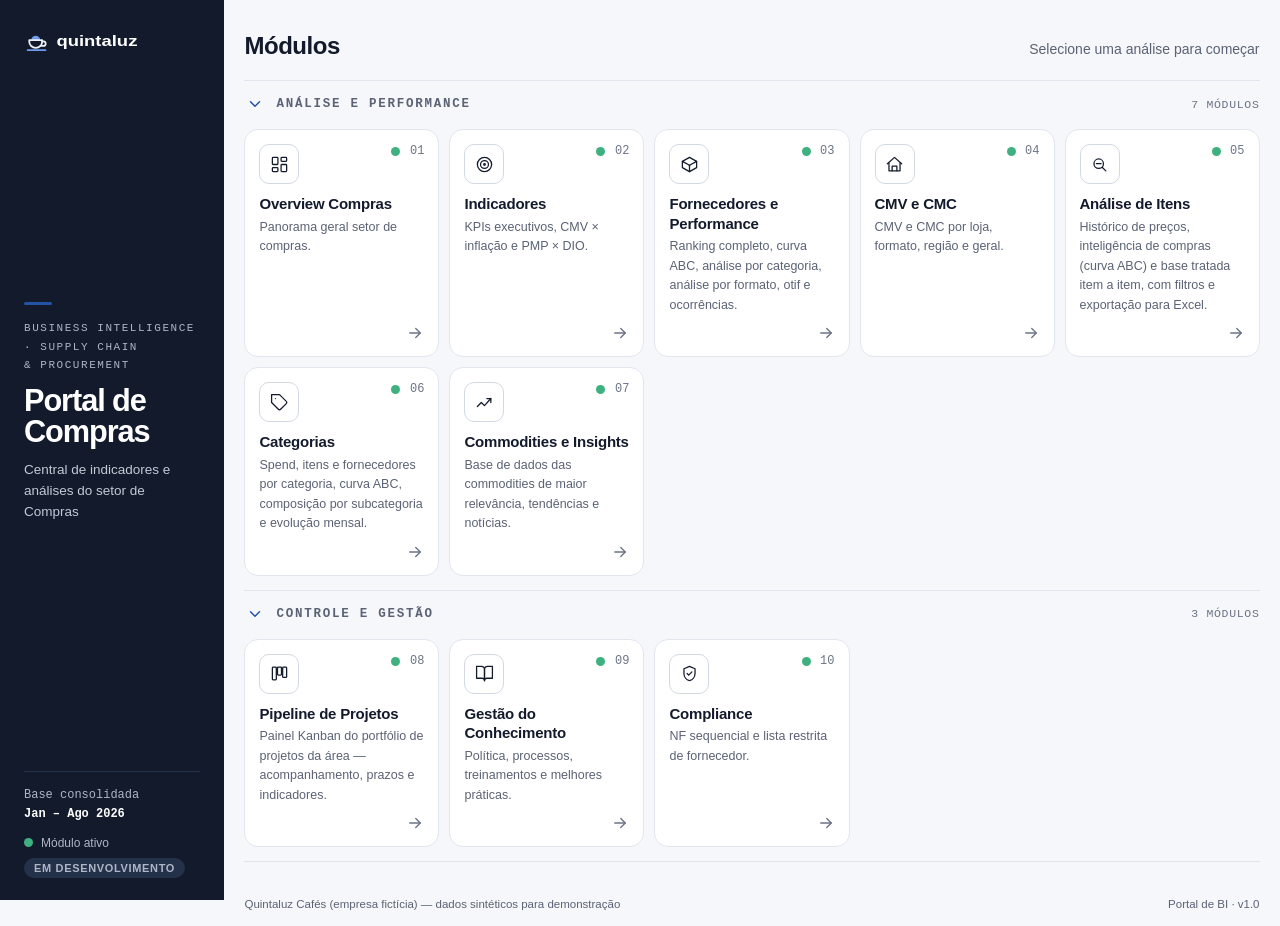
<file: index.html>
<!DOCTYPE html>
<html lang="pt-BR">
<head>
<meta charset="UTF-8">
<meta name="viewport" content="width=device-width, initial-scale=1.0">
<title>Portal de Compras — Business Intelligence</title>
<meta name="description" content="Portal de BI de Compras da Quintaluz Cafés — projeto de portfólio com dados 100% sintéticos.">
<link rel="icon" href="assets/favicon.svg" type="image/svg+xml">
<link rel="icon" href="assets/favicon.png" type="image/png" sizes="64x64">
<script>document.documentElement.classList.add('menu-js','menu-init');</script>
<style>
  :root{
    --brand: #2453A6;
    --brand-deep: #15306A;
    --brand-light: #6E9BF0;
    --brand-tint: #E8EEFA;
    --ink: #121A2B;
    --paper: #F6F7FA;
    --surface: #FFFFFF;
    --line: #E1E5EE;
    --line-strong: #D3D9E3;
    --muted: #6B7385;
    --muted-strong: #5A6274;
    --active-green: #1F7A52;
    --active-green-bg: #E7F3EC;
    --ai: #6D5BD0;
    --ai-bg: #EDE9FB;
    --on-ink: #EEF1F7;
    --on-ink-dim: #AEB6C6;
    --ink-line: #24314A;
    --sans: -apple-system, BlinkMacSystemFont, "Segoe UI", Roboto, Helvetica, Arial, sans-serif;
    --mono: ui-monospace, "SFMono-Regular", Menlo, Consolas, monospace;
    --ease: cubic-bezier(.2,.7,.2,1);
  }
  *{box-sizing:border-box;}
  html,body{margin:0;padding:0;}
  body{
    background:var(--paper);
    color:var(--ink);
    font-family:var(--sans);
    -webkit-font-smoothing:antialiased;
    text-rendering:optimizeLegibility;
  }
  .sr-only{
    position:absolute;width:1px;height:1px;padding:0;margin:-1px;
    overflow:hidden;clip:rect(0,0,0,0);white-space:nowrap;border:0;
  }

  /* ---------- Estrutura: painel de identidade + catálogo ---------- */
  .shell{
    display:grid;
    grid-template-columns:clamp(224px, 16vw, 290px) minmax(0,1fr);
    grid-template-areas:"identity catalog";
    min-height:100vh;
  }

  /* ---------- Painel de identidade (esquerda) ---------- */
  .identity{
    grid-area:identity;
    position:sticky;
    top:0;
    height:100vh;
    display:flex;
    flex-direction:column;
    justify-content:space-between;
    gap:20px;
    padding:28px 24px 22px 24px;
    background:var(--ink);
    color:var(--on-ink);
  }
  .identity-top img{
    height:26px;
    display:block;
  }
  .brand-mark{
    display:block;
    width:28px;
    height:3px;
    border-radius:2px;
    background:var(--brand);
    margin-bottom:14px;
  }
  .eyebrow{
    font-family:var(--mono);
    font-size:11px;
    letter-spacing:.14em;
    text-transform:uppercase;
    line-height:1.7;
    color:var(--on-ink-dim);
    margin:0 0 10px 0;
    text-wrap:balance;
  }
  h1.portal-title{
    font-size:clamp(28px, 2.4vw, 36px);
    font-weight:700;
    letter-spacing:-0.035em;
    line-height:1.02;
    color:#fff;
    margin:0 0 12px 0;
  }
  .portal-subtitle{
    font-size:13.5px;
    line-height:1.55;
    color:#C3CAD6;
    margin:0;
    max-width:30ch;
  }
  .identity-foot{
    border-top:1px solid var(--ink-line);
    padding-top:14px;
    display:flex;
    flex-direction:column;
    gap:12px;
  }
  .meta{margin:0;font-family:var(--mono);font-size:12px;line-height:1.6;}
  .meta dt{color:var(--on-ink-dim);}
  .meta dd{margin:0;color:#fff;font-weight:600;}
  .legend{
    list-style:none;
    margin:0;padding:0;
    display:flex;
    flex-wrap:wrap;
    gap:8px 20px;
    font-size:12px;
    color:var(--on-ink-dim);
  }
  .legend li{display:flex;align-items:center;gap:8px;}

  /* ---------- Marcadores de status (compartilhados) ---------- */
  .dot{
    width:9px;height:9px;border-radius:50%;
    background:#3FB07F;
    flex-shrink:0;
  }
  .tag-soon{
    font-size:11px;
    font-weight:700;
    letter-spacing:.06em;
    text-transform:uppercase;
    padding:4px 10px;
    border-radius:20px;
    background:#EFF1F5;
    color:var(--muted-strong);
    white-space:nowrap;
  }
  .identity .tag-soon{background:var(--ink-line);color:var(--on-ink-dim);}

  /* ---------- Catálogo (direita) ---------- */
  .catalog{
    grid-area:catalog;
    display:flex;
    flex-direction:column;
    min-width:0;
    min-height:100vh;
  }
  .catalog-inner{
    flex:1;
    width:100%;
    max-width:1560px;
    margin:0 auto;
    padding:32px clamp(16px, 1.6vw, 32px) 24px clamp(16px, 1.6vw, 32px);
    counter-reset:mod;
  }
  .catalog-head{
    display:flex;
    align-items:baseline;
    justify-content:space-between;
    flex-wrap:wrap;
    gap:6px 24px;
    margin-bottom:20px;
  }
  .catalog-head h2{
    font-size:24px;
    font-weight:700;
    letter-spacing:-0.02em;
    margin:0;
  }
  .catalog-head p{
    font-size:14px;
    color:var(--muted-strong);
    margin:0;
  }

  .group + .group{margin-top:28px;}
  .group-label{
    font-family:var(--mono);
    font-size:12.5px;
    font-weight:600;
    letter-spacing:.14em;
    text-transform:uppercase;
    color:var(--muted-strong);
    margin:0 0 10px 0;
  }
  /* As páginas de cada módulo ficam em grade de cards (colunas se ajustam à largura; mesma altura por linha) */
  .module-list{
    list-style:none;margin:0;padding:0;
    display:grid;
    grid-template-columns:repeat(auto-fill, minmax(clamp(168px, 10.4vw, 210px), 1fr));
    gap:10px;
    align-items:stretch;
  }
  .module-list li{display:flex;min-width:0;}

  /* ---------- Linha de módulo ---------- */
  .module{
    --accent:var(--brand);
    position:relative;
    display:grid;
    /* card: ícone + número em cima, texto no meio (ocupa a sobra) e "Abrir módulo" + seta embaixo */
    grid-template-columns:minmax(0,auto) minmax(0,1fr);
    grid-template-rows:auto 1fr auto;
    grid-template-areas:"icon num" "body body" "end end";
    align-items:start;
    gap:10px 10px;
    width:100%;
    margin:0;
    padding:14px;
    background:var(--surface);
    border:1px solid var(--line);
    border-radius:14px;
    color:inherit;
    text-decoration:none;
    cursor:pointer;
    -webkit-tap-highlight-color:transparent;
    transition:background-color .16s var(--ease), box-shadow .16s var(--ease), border-color .16s var(--ease);
  }
  .module::before{
    content:"";
    position:absolute;
    left:-1px;top:14px;bottom:14px;
    width:4px;
    border-radius:2px;
    background:var(--accent);
    transform:scaleY(0);
    transition:transform .2s var(--ease);
  }

  .m-num{
    grid-area:num;
    justify-self:end;
    font-family:var(--mono);
    font-size:12px;
    font-variant-numeric:tabular-nums;
    color:var(--muted);
    transition:color .16s var(--ease);
  }
  .m-num::before{
    counter-increment:mod;
    content:counter(mod, decimal-leading-zero);
  }
  .m-icon{
    grid-area:icon;
    width:40px;height:40px;
    display:flex;align-items:center;justify-content:center;
    border-radius:10px;
    background:var(--surface);
    border:1px solid var(--line-strong);
    color:var(--ink);
    transition:background-color .16s var(--ease), border-color .16s var(--ease), color .16s var(--ease);
  }
  .m-icon svg{width:19px;height:19px;display:block;}

  .m-body{grid-area:body;min-width:0;}
  .m-title .tag-soon{display:inline-block;max-width:100%;margin-left:4px;vertical-align:middle;font-size:10px;padding:3px 8px;letter-spacing:.04em;}
  /* o ponto verde (módulo ativo) fica no canto do card, ao lado do número, para não ficar sozinho numa linha quando o título quebra */
  .m-title .dot{position:absolute;top:17px;right:38px;margin:0;}
  .m-title{
    display:block;
    font-size:15px;
    font-weight:600;
    letter-spacing:-0.015em;
    line-height:1.3;
    margin:0 0 3px 0;
  }
  .m-desc{
    font-size:12.5px;
    line-height:1.4;
    color:var(--muted-strong);
    margin:0;
    max-width:66ch;
  }
  .module.is-soon .m-title{color:var(--muted-strong);}

  .m-end{
    grid-area:end;
    display:flex;
    align-items:center;
    justify-content:flex-end;
    gap:10px;
    color:var(--muted);
  }
  .m-cta{
    font-size:12px;
    font-weight:600;
    color:var(--accent);
    opacity:0;
    transform:translateX(6px);
    transition:opacity .16s var(--ease), transform .2s var(--ease);
    white-space:nowrap;
  }
  .m-arrow{
    width:18px;height:18px;
    flex-shrink:0;
    transition:transform .2s var(--ease), color .16s var(--ease);
  }

  /* Hover (só em dispositivos com ponteiro) e foco por teclado: três sinais —
     preenchimento, marcador lateral e ícone/seta */
  .module:focus-visible{outline:2px solid var(--accent);outline-offset:2px;}
  .module:focus-visible,
  .module.is-soon:focus-visible{
    background:var(--surface);
    border-color:var(--line-strong);
    box-shadow:0 10px 24px -14px rgba(18,26,43,.22);
  }
  .module:focus-visible::before{transform:scaleY(1);}
  .module:focus-visible .m-num{color:var(--accent);}
  .module:focus-visible .m-icon{background:var(--accent);border-color:var(--accent);color:#fff;}
  .module:focus-visible .m-cta{opacity:1;transform:none;}
  .module:focus-visible .m-arrow{color:var(--accent);transform:translateX(3px);}

  @media (hover:hover){
    .module:hover{
      background:var(--surface);
      border-color:var(--line-strong);
      box-shadow:0 10px 24px -14px rgba(18,26,43,.22);
    }
    .module:hover::before{transform:scaleY(1);}
    .module:hover .m-num{color:var(--accent);}
    .module:hover .m-icon{background:var(--accent);border-color:var(--accent);color:#fff;}
    .module:hover .m-cta{opacity:1;transform:none;}
    .module:hover .m-arrow{color:var(--accent);transform:translateX(3px);}

    /* módulo em desenvolvimento: mantém o comportamento original — sem
       destaque de "pronto para abrir", só um leve preenchimento */
    .module.is-soon{cursor:default;}
    .module.is-soon:hover{box-shadow:none;border-color:var(--line);background:rgba(255,255,255,.55);}
    .module.is-soon:hover::before{transform:scaleY(0);}
    .module.is-soon:hover .m-num{color:var(--muted);}
    .module.is-soon:hover .m-icon{background:var(--ai-bg);border-color:transparent;color:var(--ai);}
    .module.is-soon:hover .m-cta{opacity:0;}
    .module.is-soon:hover .m-arrow{color:var(--muted);transform:none;}
  }
  .module:active{background:var(--brand-tint);}
  .module.is-soon:active{background:rgba(255,255,255,.55);}


  /* ---------- Módulos recolhíveis (acordeão) ----------
     Sem JS (sem a classe .menu-js) tudo fica aberto, como antes. Os painéis recolhidos
     continuam renderizados (altura 0 + visibility:hidden) em vez de display:none, para a
     numeração dos módulos (counter) seguir contínua e os links ocultos saírem da ordem de Tab. */
  .menu-js .group + .group{margin-top:0;}
  .menu-js .group{border-top:1px solid var(--line);}
  .menu-js .group:last-child{border-bottom:1px solid var(--line);}
  .menu-js .group-label{margin:0;}
  .group-toggle{
    appearance:none;
    display:flex;
    align-items:center;
    gap:10px;
    width:calc(100% + 28px);
    margin:0 -14px;
    padding:12px 14px;
    border:0;
    border-radius:14px;
    background:transparent;
    font:inherit;
    letter-spacing:inherit;
    text-transform:inherit;
    color:inherit;
    text-align:left;
    cursor:pointer;
    -webkit-tap-highlight-color:transparent;
    transition:background-color .16s var(--ease), box-shadow .16s var(--ease);
  }
  .gt-chev{
    width:22px;height:22px;
    display:flex;align-items:center;justify-content:center;
    color:var(--muted-strong);
    transition:transform .22s var(--ease), color .16s var(--ease);
  }
  .gt-chev svg{width:18px;height:18px;display:block;}
  .group.is-open .gt-chev{transform:rotate(90deg);color:var(--brand);}
  .gt-text{flex:1;min-width:0;}
  .gt-count{
    font-size:11.5px;
    letter-spacing:.06em;
    font-weight:500;
    color:var(--muted);
    white-space:nowrap;
  }
  .group-toggle:focus-visible{outline:2px solid var(--brand);outline-offset:2px;}
  .group-toggle:active{background:var(--brand-tint);}
  @media (hover:hover){
    .group-toggle:hover{
      background:var(--surface);
      box-shadow:0 0 0 1px var(--line), 0 10px 24px -14px rgba(18,26,43,.22);
    }
    .group-toggle:hover .gt-chev{color:var(--brand);}
  }

  /* painel: anima a altura de 0 a "auto" via grid (0fr -> 1fr) */
  .menu-js .group-panel{
    display:grid;
    grid-template-rows:1fr;
    transition:grid-template-rows .26s var(--ease), visibility 0s linear 0s;
  }
  .menu-js .group-panel-inner{overflow:hidden;min-height:0;margin:0 -10px;padding:0 10px;}
  .menu-js .group:not(.is-open) .group-panel{
    grid-template-rows:0fr;
    visibility:hidden;
    transition:grid-template-rows .26s var(--ease), visibility 0s linear .26s;
  }
  .menu-js .group.is-open .group-panel-inner{padding-top:2px;padding-bottom:14px;}
  .menu-init .group-panel,
  .menu-init .group-panel-inner{transition:none !important;}

  /* módulo cuja página acabou de ser aberta (volta do módulo para o menu) */
  .module.is-current{
    background:var(--surface);
    border-color:var(--accent);
    box-shadow:0 10px 24px -14px rgba(18,26,43,.22);
  }
  .module.is-current::before{transform:scaleY(1);}
  .module.is-current .m-num{color:var(--accent);}

  /* ---------- Rodapé ---------- */
  footer.catalog-foot{
    display:flex;
    justify-content:space-between;
    flex-wrap:wrap;
    gap:6px 24px;
    max-width:1560px;
    width:100%;
    margin:0 auto;
    padding:12px clamp(16px, 1.6vw, 32px) 16px clamp(16px, 1.6vw, 32px);
    font-size:11.5px;
    color:var(--muted-strong);
  }

  /* ---------- Responsividade ---------- */
  @media (max-width:1280px){
    .m-cta{display:none;}
  }
  @media (max-width:1000px){
    .shell{
      grid-template-columns:minmax(0,1fr);
      grid-template-areas:"identity" "catalog";
    }
    .identity{
      position:static;
      height:auto;
      gap:24px;
      padding:24px 28px 24px 28px;
    }
    h1.portal-title{font-size:34px;margin-bottom:10px;}
    .identity-foot{
      flex-direction:row;
      flex-wrap:wrap;
      align-items:flex-end;
      justify-content:space-between;
      gap:16px 32px;
    }
    .catalog{min-height:0;}
    .catalog-inner{padding-top:28px;}
  }
  @media (min-width:1001px) and (max-height:640px){
    .identity{position:static;height:auto;min-height:100vh;}
  }
  @media (max-width:640px){
    .group-toggle{padding:12px 14px;gap:10px;}
    .identity{padding:20px 20px 20px 20px;gap:20px;}
    .identity-top img{height:24px;}
    h1.portal-title{font-size:30px;}
    .catalog-inner{padding:24px 20px 24px 20px;}
    .catalog-head{margin-bottom:16px;}
    .catalog-head h2{font-size:22px;}
    .m-title{font-size:15px;}
    .m-desc{font-size:13px;}
    .module-list{grid-template-columns:repeat(auto-fill, minmax(200px, 1fr));gap:10px;}
    .m-cta{display:none;}
    footer.catalog-foot{padding:12px 20px 20px 20px;}
  }
  @media (prefers-reduced-motion:reduce){
    .module,.module::before,.m-num,.m-icon,.m-cta,.m-arrow{transition:none;}
    .group-toggle,.gt-chev,.group-panel{transition:none !important;}
    .m-cta,.module:hover .m-arrow,.module:focus-visible .m-arrow{transform:none;}
  }
</style>
</head>
<body>

<div class="shell">

  <!-- ================= Identidade ================= -->
  <aside class="identity">
    <div class="identity-top">
      <img src="assets/quintaluz-logo.svg" alt="Quintaluz">
    </div>

    <div class="identity-brand">
      <span class="brand-mark" aria-hidden="true"></span>
      <p class="eyebrow">Business Intelligence · Supply Chain &amp; Procurement</p>
      <h1 class="portal-title">Portal de Compras</h1>
      <p class="portal-subtitle">Central de indicadores e análises do setor de Compras</p>
    </div>

    <div class="identity-foot">
      <dl class="meta">
        <dt>Base consolidada</dt>
        <dd id="baseLabel">Jan – Ago 2026</dd>
      </dl>
      <ul class="legend" aria-label="Legenda de status">
        <li><span class="dot" aria-hidden="true"></span>Módulo ativo</li>
        <li><span class="tag-soon">Em desenvolvimento</span></li>
      </ul>
    </div>
  </aside>

  <!-- ================= Catálogo de módulos ================= -->
  <div class="catalog">
    <main class="catalog-inner">

      <div class="catalog-head">
        <h2>Módulos</h2>
        <p>Selecione uma análise para começar</p>
      </div>

      <section class="group" data-group="analise" aria-labelledby="g-analise">
        <h3 class="group-label" id="g-analise">
          <button type="button" class="group-toggle" id="gt-analise" aria-expanded="false" aria-controls="gp-analise">
            <span class="gt-chev" aria-hidden="true"><svg viewBox="0 0 24 24" fill="none" stroke="currentColor" stroke-width="2" stroke-linecap="round" stroke-linejoin="round"><path d="M9 6l6 6-6 6"></path></svg></span>
            <span class="gt-text">Análise e performance</span>
            <span class="gt-count"></span>
          </button>
        </h3>
        <div class="group-panel" id="gp-analise" role="region" aria-labelledby="gt-analise">
          <div class="group-panel-inner">
        <ul class="module-list">

          <li>
            <a class="module" href="modules/overview-compras/index.html">
              <span class="m-num" aria-hidden="true"></span>
              <span class="m-icon" aria-hidden="true">
                <svg viewBox="0 0 24 24" fill="none" stroke="currentColor" stroke-width="1.6" stroke-linecap="round" stroke-linejoin="round"><rect x="3" y="3" width="7" height="9" rx="1"></rect><rect x="14" y="3" width="7" height="5" rx="1"></rect><rect x="14" y="12" width="7" height="9" rx="1"></rect><rect x="3" y="16" width="7" height="5" rx="1"></rect></svg>
              </span>
              <span class="m-body">
                <span class="m-title">Overview Compras<span class="dot" title="Ativo" aria-hidden="true"></span><span class="sr-only">Ativo</span></span>
                <span class="m-desc">Panorama geral setor de compras.</span>
              </span>
              <span class="m-end" aria-hidden="true">
                <span class="m-cta">Abrir módulo</span>
                <svg class="m-arrow" viewBox="0 0 24 24" fill="none" stroke="currentColor" stroke-width="1.8" stroke-linecap="round" stroke-linejoin="round"><path d="M5 12h14"></path><path d="M13 6l6 6-6 6"></path></svg>
              </span>
            </a>
          </li>

          <li>
            <a class="module" href="modules/indicadores/index.html">
              <span class="m-num" aria-hidden="true"></span>
              <span class="m-icon" aria-hidden="true">
                <svg viewBox="0 0 24 24" fill="none" stroke="currentColor" stroke-width="1.6" stroke-linecap="round" stroke-linejoin="round"><circle cx="12" cy="12" r="9"></circle><circle cx="12" cy="12" r="5"></circle><circle cx="12" cy="12" r="1"></circle></svg>
              </span>
              <span class="m-body">
                <span class="m-title">Indicadores<span class="dot" title="Ativo" aria-hidden="true"></span><span class="sr-only">Ativo</span></span>
                <span class="m-desc">KPIs executivos, CMV × inflação e PMP × DIO.</span>
              </span>
              <span class="m-end" aria-hidden="true">
                <span class="m-cta">Abrir módulo</span>
                <svg class="m-arrow" viewBox="0 0 24 24" fill="none" stroke="currentColor" stroke-width="1.8" stroke-linecap="round" stroke-linejoin="round"><path d="M5 12h14"></path><path d="M13 6l6 6-6 6"></path></svg>
              </span>
            </a>
          </li>

          <li>
            <a class="module" href="modules/fornecedores/index.html">
              <span class="m-num" aria-hidden="true"></span>
              <span class="m-icon" aria-hidden="true">
                <svg viewBox="0 0 24 24" fill="none" stroke="currentColor" stroke-width="1.6" stroke-linecap="round" stroke-linejoin="round"><path d="M21 8l-9-5-9 5 9 5 9-5z"></path><path d="M3 8v8l9 5 9-5V8"></path><path d="M12 13v8"></path></svg>
              </span>
              <span class="m-body">
                <span class="m-title">Fornecedores e Performance<span class="dot" title="Ativo" aria-hidden="true"></span><span class="sr-only">Ativo</span></span>
                <span class="m-desc">Ranking completo, curva ABC, análise por categoria, análise por formato, otif e ocorrências.</span>
              </span>
              <span class="m-end" aria-hidden="true">
                <span class="m-cta">Abrir módulo</span>
                <svg class="m-arrow" viewBox="0 0 24 24" fill="none" stroke="currentColor" stroke-width="1.8" stroke-linecap="round" stroke-linejoin="round"><path d="M5 12h14"></path><path d="M13 6l6 6-6 6"></path></svg>
              </span>
            </a>
          </li>

          <li>
            <a class="module" href="modules/cmc/index.html">
              <span class="m-num" aria-hidden="true"></span>
              <span class="m-icon" aria-hidden="true">
                <svg viewBox="0 0 24 24" fill="none" stroke="currentColor" stroke-width="1.6" stroke-linecap="round" stroke-linejoin="round"><path d="M3 11l9-8 9 8"></path><path d="M5 10v10h14V10"></path><path d="M9 20v-6h6v6"></path></svg>
              </span>
              <span class="m-body">
                <span class="m-title">CMV e CMC<span class="dot" title="Ativo" aria-hidden="true"></span><span class="sr-only">Ativo</span></span>
                <span class="m-desc">CMV e CMC por loja, formato, região e geral.</span>
              </span>
              <span class="m-end" aria-hidden="true">
                <span class="m-cta">Abrir módulo</span>
                <svg class="m-arrow" viewBox="0 0 24 24" fill="none" stroke="currentColor" stroke-width="1.8" stroke-linecap="round" stroke-linejoin="round"><path d="M5 12h14"></path><path d="M13 6l6 6-6 6"></path></svg>
              </span>
            </a>
          </li>

          <li>
            <a class="module" href="modules/analise-itens/index.html">
              <span class="m-num" aria-hidden="true"></span>
              <span class="m-icon" aria-hidden="true">
                <svg viewBox="0 0 24 24" fill="none" stroke="currentColor" stroke-width="1.6" stroke-linecap="round" stroke-linejoin="round"><circle cx="11" cy="11" r="6"></circle><path d="M20 20l-4.3-4.3"></path><path d="M8 11h6"></path></svg>
              </span>
              <span class="m-body">
                <span class="m-title">Análise de Itens<span class="dot" title="Ativo" aria-hidden="true"></span><span class="sr-only">Ativo</span></span>
                <span class="m-desc">Histórico de preços, inteligência de compras (curva ABC) e base tratada item a item, com filtros e exportação para Excel.</span>
              </span>
              <span class="m-end" aria-hidden="true">
                <span class="m-cta">Abrir módulo</span>
                <svg class="m-arrow" viewBox="0 0 24 24" fill="none" stroke="currentColor" stroke-width="1.8" stroke-linecap="round" stroke-linejoin="round"><path d="M5 12h14"></path><path d="M13 6l6 6-6 6"></path></svg>
              </span>
            </a>
          </li>

          <!-- <li>
            <a class="module is-soon" href="#">
              <span class="m-num" aria-hidden="true"></span>
              <span class="m-icon" aria-hidden="true">
                <svg viewBox="0 0 24 24" fill="none" stroke="currentColor" stroke-width="1.6" stroke-linecap="round" stroke-linejoin="round"><path d="M3 17l6-6 4 4 8-8"></path><path d="M15 7h6v6"></path></svg>
              </span>
              <span class="m-body">
                <span class="m-title">Evolução de Custos<span class="tag-soon">Em breve</span></span>
                <span class="m-desc">Tendência de custo por categoria, comparação entre períodos e projeção de gasto.</span>
              </span>
              <span class="m-end" aria-hidden="true">
                <svg class="m-arrow" viewBox="0 0 24 24" fill="none" stroke="currentColor" stroke-width="1.8" stroke-linecap="round" stroke-linejoin="round"><path d="M5 12h14"></path><path d="M13 6l6 6-6 6"></path></svg>
              </span>
            </a>
          </li> -->

          <li>
            <a class="module" href="modules/categorias/index.html">
              <span class="m-num" aria-hidden="true"></span>
              <span class="m-icon" aria-hidden="true">
                <svg viewBox="0 0 24 24" fill="none" stroke="currentColor" stroke-width="1.6" stroke-linecap="round" stroke-linejoin="round"><path d="M20.59 13.41L13.42 20.58a2 2 0 01-2.83 0L2 12V2h10l8.59 8.59a2 2 0 010 2.82z"></path><path d="M7 7h.01"></path></svg>
              </span>
              <span class="m-body">
                <span class="m-title">Categorias<span class="dot" title="Ativo" aria-hidden="true"></span><span class="sr-only">Ativo</span></span>
                <span class="m-desc">Spend, itens e fornecedores por categoria, curva ABC, composição por subcategoria e evolução mensal.</span>
              </span>
              <span class="m-end" aria-hidden="true">
                <span class="m-cta">Abrir módulo</span>
                <svg class="m-arrow" viewBox="0 0 24 24" fill="none" stroke="currentColor" stroke-width="1.8" stroke-linecap="round" stroke-linejoin="round"><path d="M5 12h14"></path><path d="M13 6l6 6-6 6"></path></svg>
              </span>
            </a>
          </li>

          <li>
            <a class="module" href="modules/commodities/index.html">
              <span class="m-num" aria-hidden="true"></span>
              <span class="m-icon" aria-hidden="true">
                <svg viewBox="0 0 24 24" fill="none" stroke="currentColor" stroke-width="1.6" stroke-linecap="round" stroke-linejoin="round"><path d="M3 17l5-5 4 4 8-9"></path><path d="M15 7h5v5"></path></svg>
              </span>
              <span class="m-body">
                <span class="m-title">Commodities e Insights<span class="dot" title="Ativo" aria-hidden="true"></span><span class="sr-only">Ativo</span></span>
                <span class="m-desc">Base de dados das commodities de maior relevância, tendências e notícias.</span>
              </span>
              <span class="m-end" aria-hidden="true">
                <span class="m-cta">Abrir módulo</span>
                <svg class="m-arrow" viewBox="0 0 24 24" fill="none" stroke="currentColor" stroke-width="1.8" stroke-linecap="round" stroke-linejoin="round"><path d="M5 12h14"></path><path d="M13 6l6 6-6 6"></path></svg>
              </span>
            </a>
          </li>

        </ul>
          </div>
        </div>
      </section>

      <section class="group" data-group="gestao" aria-labelledby="g-gestao">
        <h3 class="group-label" id="g-gestao">
          <button type="button" class="group-toggle" id="gt-gestao" aria-expanded="false" aria-controls="gp-gestao">
            <span class="gt-chev" aria-hidden="true"><svg viewBox="0 0 24 24" fill="none" stroke="currentColor" stroke-width="2" stroke-linecap="round" stroke-linejoin="round"><path d="M9 6l6 6-6 6"></path></svg></span>
            <span class="gt-text">Controle e gestão</span>
            <span class="gt-count"></span>
          </button>
        </h3>
        <div class="group-panel" id="gp-gestao" role="region" aria-labelledby="gt-gestao">
          <div class="group-panel-inner">
        <ul class="module-list">

          <li>
            <a class="module" href="modules/pipeline-projetos/index.html">
              <span class="m-num" aria-hidden="true"></span>
              <span class="m-icon" aria-hidden="true">
                <svg viewBox="0 0 24 24" fill="none" stroke="currentColor" stroke-width="1.6" stroke-linecap="round" stroke-linejoin="round"><rect x="3" y="4" width="5" height="16" rx="1"></rect><rect x="9.5" y="4" width="5" height="10" rx="1"></rect><rect x="16" y="4" width="5" height="13" rx="1"></rect></svg>
              </span>
              <span class="m-body">
                <span class="m-title">Pipeline de Projetos<span class="dot" title="Ativo" aria-hidden="true"></span><span class="sr-only">Ativo</span></span>
                <span class="m-desc">Painel Kanban do portfólio de projetos da área — acompanhamento, prazos e indicadores.</span>
              </span>
              <span class="m-end" aria-hidden="true">
                <span class="m-cta">Abrir módulo</span>
                <svg class="m-arrow" viewBox="0 0 24 24" fill="none" stroke="currentColor" stroke-width="1.8" stroke-linecap="round" stroke-linejoin="round"><path d="M5 12h14"></path><path d="M13 6l6 6-6 6"></path></svg>
              </span>
            </a>
          </li>

          <li>
            <a class="module" href="modules/gestao-conhecimento/index.html">
              <span class="m-num" aria-hidden="true"></span>
              <span class="m-icon" aria-hidden="true">
                <svg viewBox="0 0 24 24" fill="none" stroke="currentColor" stroke-width="1.6" stroke-linecap="round" stroke-linejoin="round"><path d="M2 3h6a4 4 0 014 4v14a3 3 0 00-3-3H2z"></path><path d="M22 3h-6a4 4 0 00-4 4v14a3 3 0 013-3h7z"></path></svg>
              </span>
              <span class="m-body">
                <span class="m-title">Gestão do Conhecimento<span class="dot" title="Ativo" aria-hidden="true"></span><span class="sr-only">Ativo</span></span>
                <span class="m-desc">Política, processos, treinamentos e melhores práticas.</span>
              </span>
              <span class="m-end" aria-hidden="true">
                <span class="m-cta">Abrir módulo</span>
                <svg class="m-arrow" viewBox="0 0 24 24" fill="none" stroke="currentColor" stroke-width="1.8" stroke-linecap="round" stroke-linejoin="round"><path d="M5 12h14"></path><path d="M13 6l6 6-6 6"></path></svg>
              </span>
            </a>
          </li>

          <li>
            <a class="module" href="modules/compliance/index.html">
              <span class="m-num" aria-hidden="true"></span>
              <span class="m-icon" aria-hidden="true">
                <svg viewBox="0 0 24 24" fill="none" stroke="currentColor" stroke-width="1.6" stroke-linecap="round" stroke-linejoin="round"><path d="M12 3l7 3v6c0 4.5-3 8.2-7 9-4-.8-7-4.5-7-9V6l7-3z"></path><path d="M9 12l2 2 4-4"></path></svg>
              </span>
              <span class="m-body">
                <span class="m-title">Compliance<span class="dot" title="Ativo" aria-hidden="true"></span><span class="sr-only">Ativo</span></span>
                <span class="m-desc">NF sequencial e lista restrita de fornecedor.</span>
              </span>
              <span class="m-end" aria-hidden="true">
                <span class="m-cta">Abrir módulo</span>
                <svg class="m-arrow" viewBox="0 0 24 24" fill="none" stroke="currentColor" stroke-width="1.8" stroke-linecap="round" stroke-linejoin="round"><path d="M5 12h14"></path><path d="M13 6l6 6-6 6"></path></svg>
              </span>
            </a>
          </li>

        </ul>
          </div>
        </div>
      </section>

    </main>

    <footer class="catalog-foot">
      <span>Quintaluz Cafés (empresa fictícia) — dados sintéticos para demonstração</span>
      <span>Portal de BI · v1.0</span>
    </footer>
  </div>

</div>

<!-- Período da base: vem de shared/portal-meta.js, regenerado automaticamente a cada rebuild dos módulos
     (shared_py/etl_common.py). O texto estático acima é só reserva caso o arquivo não carregue. -->
<script src="shared/portal-meta.js"></script>
<script>
  (function(){
    if (typeof PORTAL_META === 'undefined' || !PORTAL_META.base_consolidada) return;
    var el = document.getElementById('baseLabel');
    if (el && PORTAL_META.base_consolidada.rotulo) el.textContent = PORTAL_META.base_consolidada.rotulo;
  })();
</script>


<!-- Módulos recolhíveis: todos abertos por padrão; clicar no subtítulo recolhe/expande só aquele grupo.
     Só os grupos RECOLHIDOS ficam em localStorage (sobrevive à navegação e ao recarregar). Ao voltar de
     uma página de módulo, o grupo desse módulo é expandido e a linha correspondente destacada (referrer,
     ou o último módulo clicado nesta sessão quando o navegador não informa o referrer). -->
<script>
  (function(){
    var KEY = 'portalMenu.closedGroups', LAST = 'portalMenu.lastModule';
    function get(k, st){ try { return (st || localStorage).getItem(k); } catch(e){ return null; } }
    function set(k, v, st){ try { (st || localStorage).setItem(k, v); } catch(e){} }

    var groups = Array.prototype.slice.call(document.querySelectorAll('.group[data-group]'));
    var closed = [];   // ids dos grupos recolhidos pelo usuario (padrao: nenhum)
    try { closed = JSON.parse(get(KEY) || '[]') || []; } catch(e){ closed = []; }

    function moduleOf(url){
      var m = /\/modules\/([^\/]+)\//.exec(url || '');
      return m ? m[1] : null;
    }
    var fromRef = null;
    try {
      if (document.referrer && new URL(document.referrer).origin === location.origin) fromRef = moduleOf(document.referrer);
    } catch(e){}
    var current = fromRef || get(LAST, sessionStorage);

    // registra o ultimo modulo aberto (para quando o referrer nao vier)
    Array.prototype.forEach.call(document.querySelectorAll('a.module[href]'), function(a){
      var m = moduleOf('/' + a.getAttribute('href'));
      if (m) a.addEventListener('click', function(){ set(LAST, m, sessionStorage); });
    });

    var currentLink = null;
    if (current) {
      currentLink = document.querySelector('a.module[href^="modules/' + current + '/"]');
      if (currentLink) { currentLink.classList.add('is-current'); currentLink.setAttribute('aria-current', 'page'); }
    }

    function setOpen(group, open){
      group.classList.toggle('is-open', open);
      group.querySelector('.group-toggle').setAttribute('aria-expanded', open ? 'true' : 'false');
    }
    function persist(){
      set(KEY, JSON.stringify(groups.filter(function(g){ return !g.classList.contains('is-open'); })
        .map(function(g){ return g.getAttribute('data-group'); })));
    }

    groups.forEach(function(g){
      var n = g.querySelectorAll('a.module').length;
      g.querySelector('.gt-count').textContent = n + (n === 1 ? ' módulo' : ' módulos');
      // aberto, a menos que o usuario o tenha recolhido — e sempre aberto se contem o modulo atual
      var open = closed.indexOf(g.getAttribute('data-group')) === -1 || !!(currentLink && g.contains(currentLink));
      setOpen(g, open);
      g.querySelector('.group-toggle').addEventListener('click', function(){
        setOpen(g, !g.classList.contains('is-open'));
        persist();
      });
    });
    persist();

    // libera as transicoes so depois da primeira pintura (sem animar o estado inicial)
    requestAnimationFrame(function(){ requestAnimationFrame(function(){
      document.documentElement.classList.remove('menu-init');
    }); });
  })();
</script>

</body>
</html>
</file>
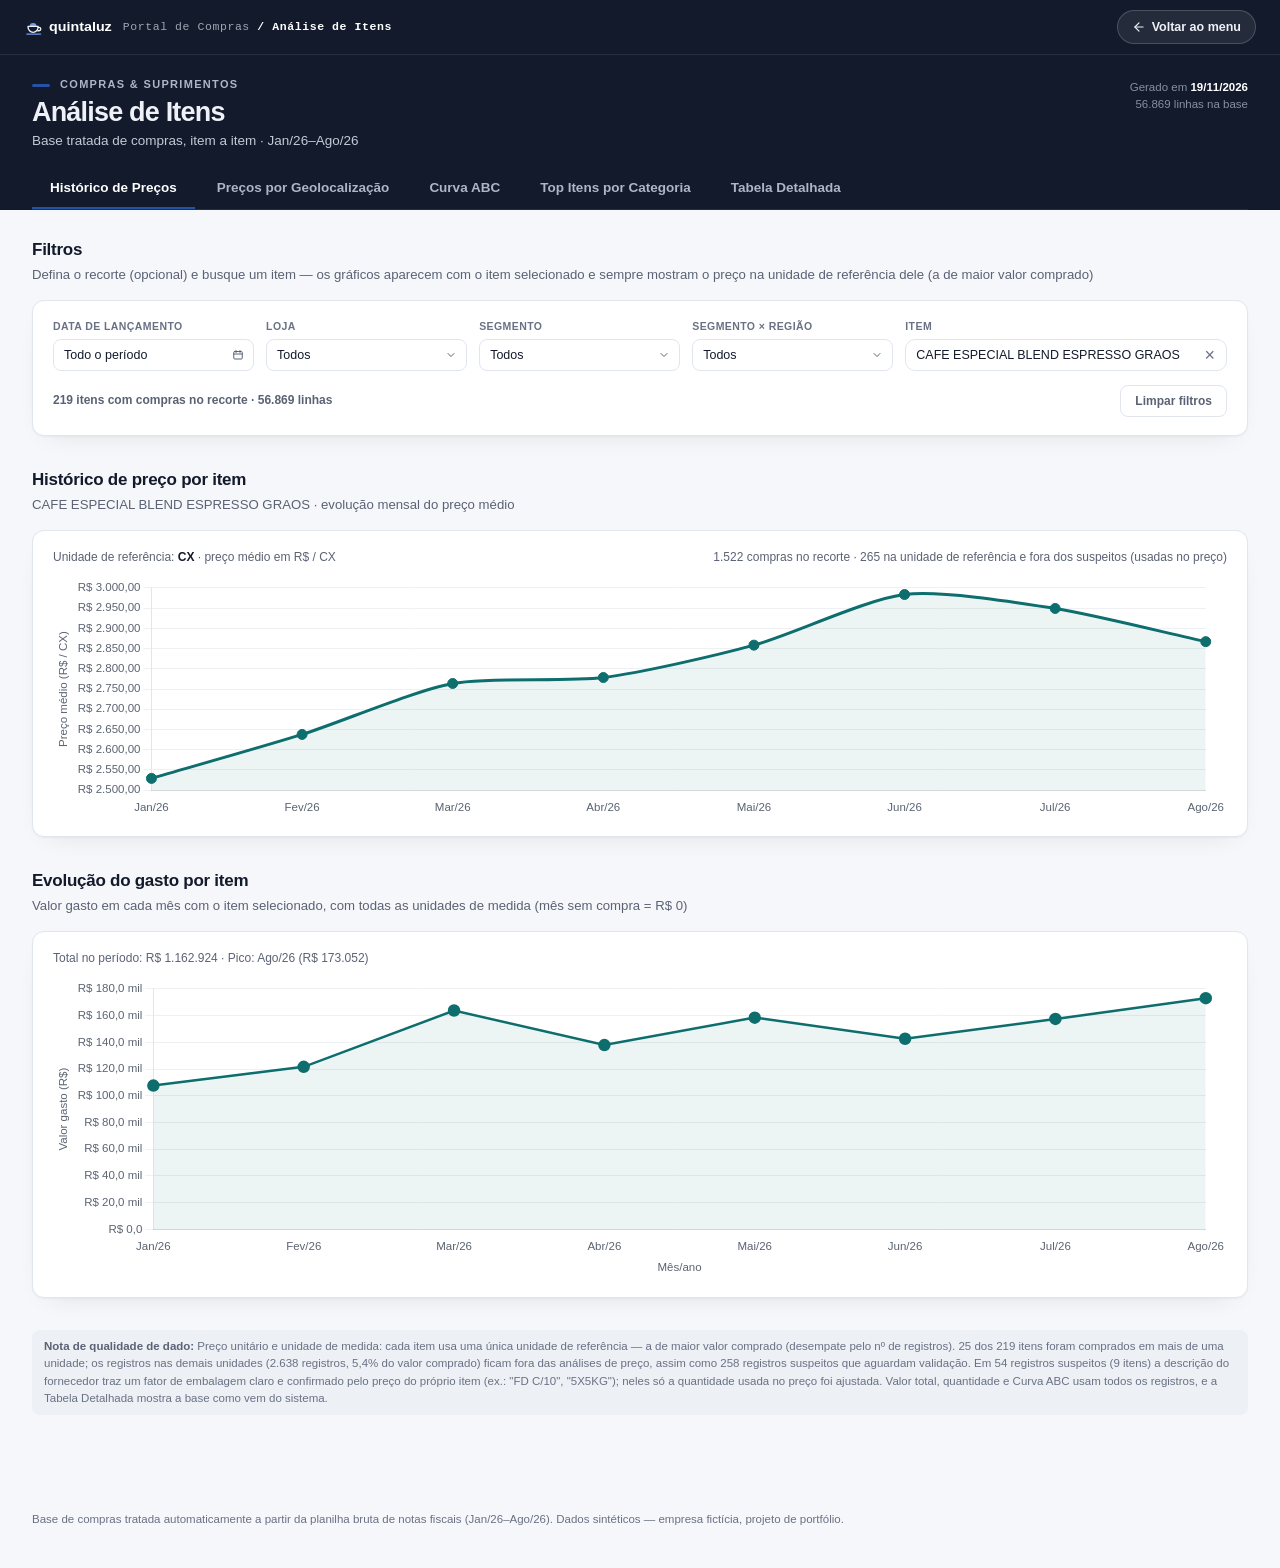
<file: modules/analise-itens/index.html>
<!DOCTYPE html>
<html lang="pt-BR">
<head>
<meta charset="UTF-8">
<meta name="viewport" content="width=device-width, initial-scale=1.0">
<title>Análise de Itens · Quintaluz</title>
<link rel="icon" href="../../assets/favicon.svg" type="image/svg+xml">
<link rel="icon" href="../../assets/favicon.png" type="image/png" sizes="64x64">
<link rel="stylesheet" href="../../shared/portal-style.css">
<link rel="stylesheet" href="../../shared/portal-print.css">
<link rel="stylesheet" href="style.css">
<link rel="stylesheet" href="../../shared/portal-theme.css">
<link rel="stylesheet" href="../../shared/portal-filters.css">
</head>
<body>

<div id="portalTopbar"></div>

<header>
  <div class="header-top">
    <div>
      <p class="brand-eyebrow">Compras &amp; Suprimentos</p>
      <h1 class="brand-title">Análise de Itens</h1>
      <p class="brand-sub" id="brandSub">Base tratada de compras, item a item</p>
    </div>
    <div class="header-meta">
      Gerado em <strong id="genDate">—</strong><br>
      <span id="genTotal">—</span>
    </div>
  </div>
  <nav class="tabs" id="tabNav">
    <button data-view="precos" class="active">Histórico de Preços</button>
    <button data-view="geo">Preços por Geolocalização</button>
    <button data-view="inteligencia">Curva ABC</button>
    <button data-view="topitens">Top Itens por Categoria</button>
    <button data-view="tabela">Tabela Detalhada</button>
  </nav>
  <div class="period-bar" id="periodBar" style="display:none;">
    <span class="period-label">Período:</span>
    <div class="period-chips" id="periodChips"></div>
    <span class="period-note" id="periodNote">Ctrl+clique para selecionar vários meses</span>
  </div>
</header>

<main id="mainContent">

  <!-- ================= HISTÓRICO DE PREÇOS ================= -->
  <section class="view active" id="view-precos">

    <div class="section-block">
      <div class="section-title">Filtros</div>
      <p class="section-sub">Defina o recorte (opcional) e busque um item — os gráficos aparecem com o item selecionado e sempre mostram o preço na unidade de referência dele (a de maior valor comprado)</p>
      <div class="card">
        <div class="filter-panel filter-panel-hist">
          <div class="filter-field filter-field-data">
            <label id="hDataLabel">Data de lançamento</label>
            <div class="dd-filter" id="hData"></div>
          </div>
          <div class="filter-field filter-field-casa">
            <label id="hCasaLabel">Loja</label>
            <div class="dd-filter" id="hCasa"></div>
          </div>
          <div class="filter-field">
            <label id="hSegmentoLabel">Segmento</label>
            <div class="dd-filter" id="hSegmento"></div>
          </div>
          <div class="filter-field filter-field-segreg" id="hSegRegField">
            <label id="hSegRegLabel">Segmento × Região</label>
            <div class="dd-filter" id="hSegReg"></div>
          </div>
          <div class="filter-field item-search">
            <label for="hItemSearch">Item</label>
            <input type="text" id="hItemSearch" placeholder="Buscar item..." autocomplete="off" role="combobox" aria-expanded="false" aria-controls="hItemList" aria-autocomplete="list">
            <button type="button" class="item-search-clear" id="hItemClear" aria-label="Limpar item" hidden>×</button>
            <ul class="item-suggest" id="hItemList" role="listbox" hidden></ul>
          </div>
        </div>
        <div class="filter-toolbar" style="margin-bottom:0;">
          <span class="result-count" id="hResumoRecorte">—</span>
          <button class="btn-secondary" id="hBtnClear">Limpar filtros</button>
        </div>
      </div>
    </div>

    <div class="card hist-aviso" id="hPlaceholder">Selecione os filtros e um item para visualizar o histórico de preço</div>
    <div class="card hist-aviso" id="hEmpty" hidden>Nenhuma compra deste item para os filtros selecionados</div>

    <div id="hCharts" hidden>
      <div class="section-block">
        <div class="section-title">Histórico de preço por item</div>
        <p class="section-sub" id="hPrecoSub">Evolução mensal do preço médio</p>
        <div class="card">
          <div class="table-toolbar">
            <span class="um-ref" id="itemUmRef"></span>
            <span class="um-ref" id="hPrecoBase"></span>
          </div>
          <div class="chart-wrap" id="hPrecoWrap" style="height:240px;">
            <canvas id="chartItemPreco"></canvas>
          </div>
          <div class="hist-aviso hist-aviso-interno" id="hPrecoVazio" hidden></div>
        </div>
      </div>

      <div class="section-block">
        <div class="section-title">Evolução do gasto por item</div>
        <p class="section-sub">Valor gasto em cada mês com o item selecionado, com todas as unidades de medida (mês sem compra = R$ 0)</p>
        <div class="card">
          <div class="table-toolbar">
            <span id="gastoItemResumo" style="font-size:12px;color:var(--text-soft);"></span>
          </div>
          <div class="chart-wrap" style="height:300px;">
            <canvas id="chartItemGasto"></canvas>
          </div>
        </div>
      </div>
    </div>

    <div class="section-block" id="dqBlock" style="display:none;">
      <div class="dq-note">
        <b>Nota de qualidade de dado:</b> <span id="dqText"></span>
      </div>
    </div>

  </section>

  <!-- ================= INTELIGÊNCIA DE COMPRAS ================= -->
  <section class="view" id="view-inteligencia">

    <div class="section-block">
      <div class="section-title">Curva ABC por item</div>
      <p class="section-sub">Concentração do valor comprado por item (Classe A ≤ 80% acumulado, B ≤ 95%, C acima disso)</p>
      <div class="card">
        <div class="chart-wrap" style="height:320px;">
          <canvas id="chartABCItens"></canvas>
        </div>
      </div>
    </div>

    <div class="abc-grid section-block">
      <div class="card" id="abcItemClassCards"></div>
      <div class="card">
        <div class="table-scroll" id="rankingItensScroll">
          <table id="rankingItensTable">
            <thead><tr><th>#</th><th>Item</th><th>Categoria</th><th class="num">Valor</th><th class="num">Part.%</th><th>Classe</th></tr></thead>
            <tbody></tbody>
          </table>
        </div>
      </div>
    </div>

  </section>

  <!-- ================= PREÇOS POR GEOLOCALIZAÇÃO ================= -->
  <section class="view" id="view-geo">

    <div class="section-block">
      <div class="section-title">Filtros</div>
      <p class="section-sub">Defina o recorte (opcional) — indicadores e heatmap se recalculam; o preço de cada item é sempre na unidade de referência dele</p>
      <div class="card">
        <div class="filter-panel filter-panel-hist">
          <div class="filter-field filter-field-data">
            <label id="gDataLabel">Data de lançamento</label>
            <div class="dd-filter" id="gData"></div>
          </div>
          <div class="filter-field filter-field-casa">
            <label id="gCasaLabel">Loja</label>
            <div class="dd-filter" id="gCasa"></div>
          </div>
          <div class="filter-field">
            <label id="gSegmentoLabel">Segmento</label>
            <div class="dd-filter" id="gSegmento"></div>
          </div>
          <div class="filter-field filter-field-segreg" id="gSegRegField">
            <label id="gSegRegLabel">Segmento × Região</label>
            <div class="dd-filter" id="gSegReg"></div>
          </div>
          <div class="filter-field">
            <label for="geoPriceSearch">Item</label>
            <input type="text" id="geoPriceSearch" placeholder="Buscar item..." autocomplete="off">
          </div>
        </div>
        <div class="filter-toolbar" style="margin-bottom:0;">
          <span class="result-count" id="gResumoRecorte">—</span>
          <button class="btn-secondary" id="gBtnClear">Limpar filtros</button>
        </div>
      </div>
    </div>

    <div class="geo-kpi-row" id="geoKpiRow"></div>

    <div class="section-block">
      <div class="section-title">Heatmap de preço médio por região</div>
      <p class="section-sub" id="geoSectionSub">Top itens de maior valor comprado · preço médio (valor ÷ quantidade) por região, na unidade de referência de cada item — células mais escuras = preço mais alto para aquele item</p>
      <div class="card">
        <div class="table-toolbar">
          <div class="filter-chips" id="geoSortChips">
            <div class="chip active" data-sort="valor">Maior valor comprado</div>
            <div class="chip" data-sort="variacao">Maior variação</div>
            <div class="chip" data-sort="nome">Nome (A-Z)</div>
          </div>
        </div>
        <div class="table-scroll">
          <table id="geoPriceTable">
            <thead></thead>
            <tbody></tbody>
          </table>
        </div>
        <div class="dq-note" id="geoDqNote"></div>
      </div>
    </div>

  </section>

  <!-- ================= TABELA DETALHADA ================= -->
  <section class="view" id="view-tabela">

  <div class="section-block">
    <div class="section-title">Filtros</div>
    <p class="section-sub">Combine quantos filtros quiser — a tabela e a exportação sempre refletem o resultado filtrado</p>
    <div class="card">
      <div class="filter-panel">
        <div class="filter-field filter-field-data">
          <label id="fDataLabel">Data de lançamento</label>
          <div class="dd-filter" id="fData"></div>
        </div>
        <div class="filter-field filter-field-casa">
          <label id="fCasaLabel">Loja</label>
          <div class="dd-filter" id="fCasa"></div>
        </div>
        <div class="filter-field filter-field-grupo">
          <label id="fGrupoLabel">Grupo</label>
          <div class="dd-filter" id="fGrupo"></div>
        </div>
        <div class="filter-field">
          <label id="fSegmentoLabel">Segmento</label>
          <div class="dd-filter" id="fSegmento"></div>
        </div>
        <div class="filter-field filter-field-segreg" id="fSegRegField">
          <label id="fSegRegLabel">Segmento × Região</label>
          <div class="dd-filter" id="fSegReg"></div>
        </div>
        <div class="filter-field filter-field-forn">
          <label for="fFornecedor">Fornecedor</label>
          <input type="text" id="fFornecedor" placeholder="Buscar fornecedor...">
        </div>
        <div class="filter-field filter-field-item">
          <label for="fItem">Descrição do item</label>
          <input type="text" id="fItem" placeholder="Buscar item...">
        </div>
        <div class="filter-field filter-field-descforn">
          <label for="fDescForn">Descrição item fornecedor</label>
          <input type="text" id="fDescForn" placeholder="Buscar descrição do fornecedor...">
        </div>
        <div class="filter-field filter-field-nf">
          <label for="fNF">NF</label>
          <input type="text" id="fNF" placeholder="Buscar NF..." inputmode="numeric" autocomplete="off">
        </div>
      </div>
      <div class="filter-toolbar">
        <span class="result-count" id="resultCount">—</span>
        <div style="display:flex;gap:8px;">
          <button class="btn-secondary" id="btnClearFilters">Limpar filtros</button>
          <button class="btn-primary" id="btnExportExcel">
            <svg viewBox="0 0 24 24" fill="none" stroke="currentColor" stroke-width="2" stroke-linecap="round" stroke-linejoin="round"><path d="M21 15v4a2 2 0 01-2 2H5a2 2 0 01-2-2v-4"></path><path d="M7 10l5 5 5-5"></path><path d="M12 15V3"></path></svg>
            Exportar Excel
          </button>
        </div>
      </div>

      <div class="table-xscroll" id="detailXScroll" hidden aria-hidden="true"><div id="detailXScrollInner"></div></div>
      <div class="detail-table-wrap" id="detailWrap">
        <table id="detailTable">
          <thead></thead>
          <tbody></tbody>
          <tfoot></tfoot>
        </table>
      </div>

      <div class="pagination">
        <span class="page-info" id="pageInfo">—</span>
        <div class="page-controls">
          <label style="font-size:12px;color:var(--text-soft);">Linhas por página:
            <select id="pageSizeSelect">
              <option value="25">25</option>
              <option value="50" selected>50</option>
              <option value="100">100</option>
              <option value="250">250</option>
            </select>
          </label>
          <button id="btnFirstPage">« Primeira</button>
          <button id="btnPrevPage">‹ Anterior</button>
          <span id="pageIndicator" style="font-size:12px;color:var(--text-soft);padding:0 6px;">—</span>
          <button id="btnNextPage">Próxima ›</button>
          <button id="btnLastPage">Última »</button>
        </div>
      </div>
    </div>
  </div>

  </section>

  <!-- ================= TOP ITENS POR CATEGORIA ================= -->
  <section class="view" id="view-topitens">

    <div class="section-block">
      <div class="section-title">Filtros</div>
      <p class="section-sub">Escolha uma categoria (grupo de produtos) e, se quiser, uma das subcategorias dela e o período — o ranking mostra os 10 itens de maior valor comprado, somando todas as unidades de medida</p>
      <div class="card">
        <div class="filter-panel filter-panel-3">
          <div class="filter-field filter-field-casa">
            <label id="tCatLabel">Categoria</label>
            <div class="dd-filter" id="tCat"></div>
          </div>
          <div class="filter-field filter-field-casa">
            <label id="tSubLabel">Subcategoria</label>
            <div class="dd-filter" id="tSub"></div>
          </div>
          <div class="filter-field filter-field-data">
            <label id="tDataLabel">Data de lançamento</label>
            <div class="dd-filter" id="tData"></div>
          </div>
        </div>
        <div class="filter-toolbar" style="margin-bottom:0;">
          <span class="result-count" id="tResumoRecorte">—</span>
          <button class="btn-secondary" id="tBtnClear">Limpar filtros</button>
        </div>
      </div>
    </div>

    <div class="card hist-aviso" id="tPlaceholder">Selecione uma categoria para ver os principais itens</div>
    <div class="card hist-aviso" id="tEmpty" hidden>Nenhuma compra nesta categoria para o período selecionado</div>

    <div id="tResultado" hidden>
      <div class="section-block">
        <div class="section-title" id="tTitulo">Top 10 itens por valor comprado</div>
        <p class="section-sub" id="tSubtitulo">—</p>
        <div class="card">
          <div class="chart-wrap" id="tChartWrap" style="height:420px;">
            <canvas id="chartTopItens"></canvas>
          </div>
        </div>
      </div>

      <div class="section-block">
        <div class="section-title" style="font-size:14px;">Detalhamento do ranking</div>
        <p class="section-sub">Participação calculada sobre o total comprado na categoria — ou na subcategoria, quando escolhida — no período (todos os itens, não só os 10). A quantidade aparece por unidade de medida, porque unidades diferentes não se somam; a unidade de referência do item vem primeiro.</p>
        <div class="card">
          <div class="table-scroll">
            <table id="topItensTable">
              <thead><tr><th class="num">#</th><th>Item</th><th class="num">Valor comprado</th><th class="num" id="tColPart">Participação na categoria</th><th>Quantidade comprada</th></tr></thead>
              <tbody></tbody>
            </table>
          </div>
        </div>
      </div>
    </div>

  </section>

</main>

<footer>
  Base de compras tratada automaticamente a partir da planilha bruta de notas fiscais (<span id="footPeriodo">—</span>). Dados sintéticos — empresa fictícia, projeto de portfólio.
</footer>

<script src="../../shared/portal-topbar.js"></script>
<script>
  renderPortalTopbar({
    moduleName: 'Análise de Itens',
    backHref: '../../index.html',
    logoHref: '../../assets/quintaluz-logo.svg'
  });
</script>
<script src="xlsx.full.min.js"></script>
<script src="chart.umd.min.js"></script>
<script src="../../shared/portal-period-filter.js"></script>
<script src="../../shared/portal-filters.js"></script>
<script src="data.js"></script>
<script src="dashboard.js"></script>
</body>
</html>
</file>
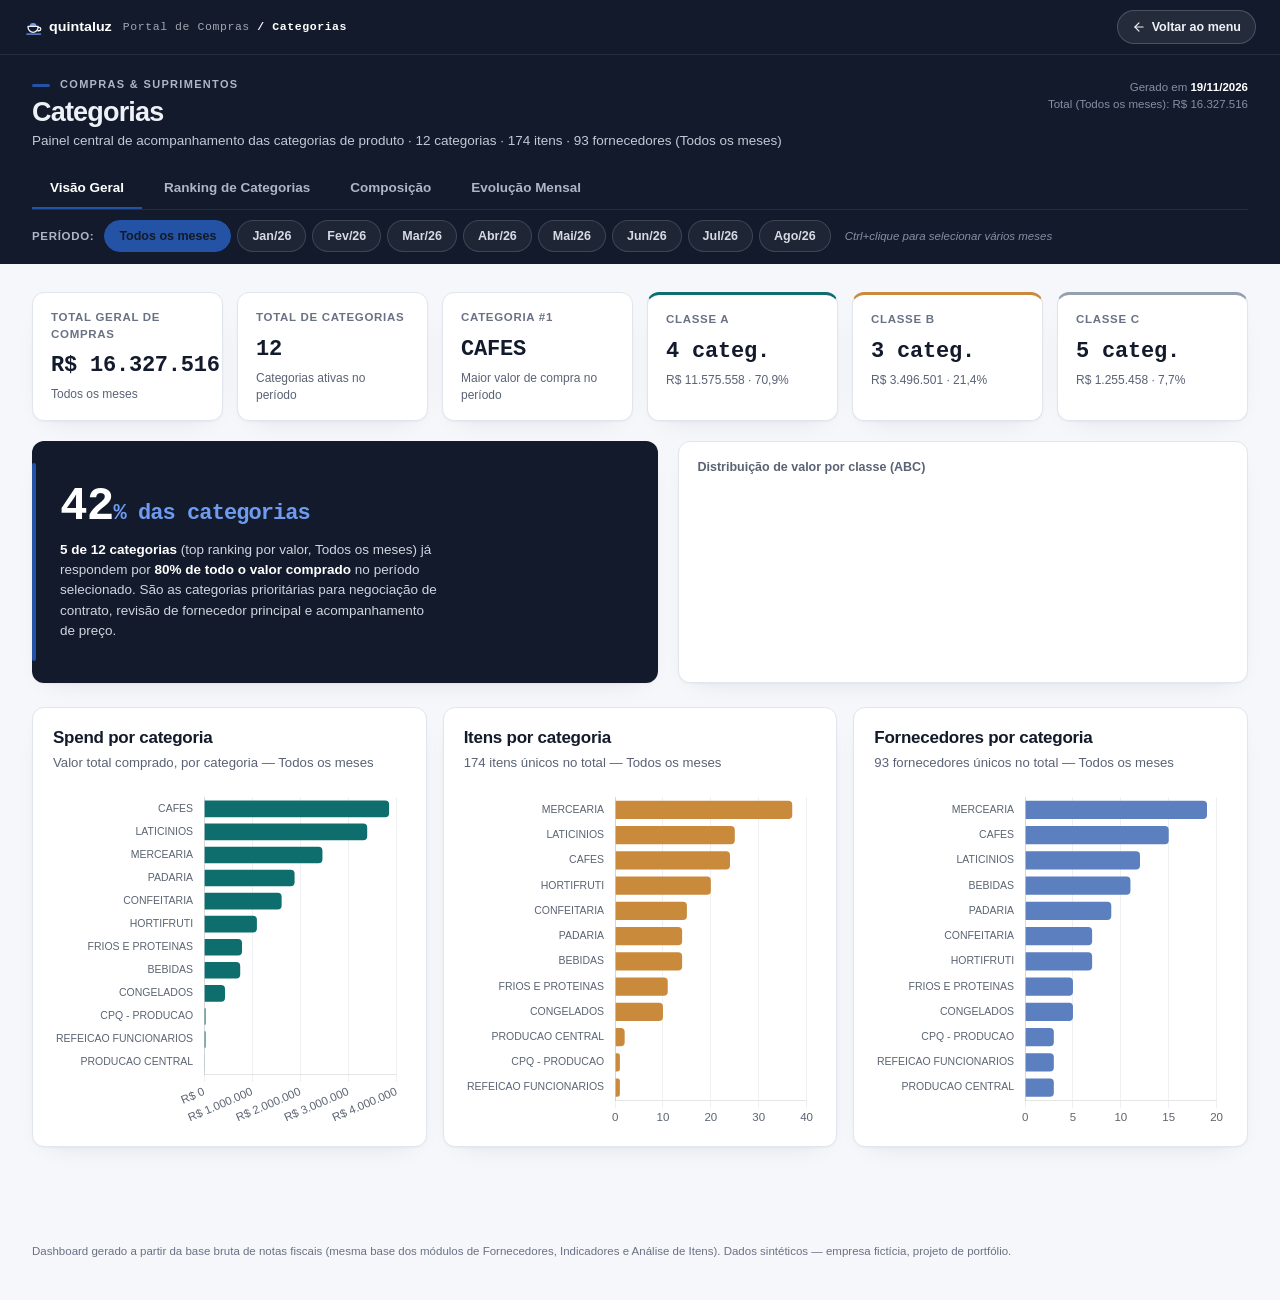
<file: modules/categorias/index.html>
<!DOCTYPE html>
<html lang="pt-BR">
<head>
<meta charset="UTF-8">
<meta name="viewport" content="width=device-width, initial-scale=1.0">
<title>Categorias · Quintaluz</title>
<link rel="icon" href="../../assets/favicon.svg" type="image/svg+xml">
<link rel="icon" href="../../assets/favicon.png" type="image/png" sizes="64x64">
<link rel="stylesheet" href="../../shared/portal-style.css">
<link rel="stylesheet" href="../../shared/portal-print.css">
<link rel="stylesheet" href="style.css">
<link rel="stylesheet" href="../../shared/portal-theme.css">
</head>
<body>

<div id="portalTopbar"></div>

<header>
  <div class="header-top">
    <div>
      <p class="brand-eyebrow">Compras &amp; Suprimentos</p>
      <h1 class="brand-title">Categorias</h1>
      <p class="brand-sub" id="brandSub">Painel central de acompanhamento das categorias de produto</p>
    </div>
    <div class="header-meta">
      Gerado em <strong id="genDate">—</strong><br>
      <span id="genTotal">—</span>
    </div>
  </div>
  <nav class="tabs" id="tabNav">
    <button data-view="visao" class="active">Visão Geral</button>
    <button data-view="ranking">Ranking de Categorias</button>
    <button data-view="composicao">Composição</button>
    <button data-view="evolucao">Evolução Mensal</button>
  </nav>
  <div class="period-bar" id="periodBar">
    <span class="period-label">Período:</span>
    <div class="period-chips" id="periodChips"></div>
    <span class="period-note" id="periodNote"></span>
  </div>
</header>

<main id="mainContent">

  <!-- ================= VISÃO GERAL ================= -->
  <section class="view active" id="view-visao">

    <div class="kpi-grid" id="kpiGrid"></div>

    <div class="hero">
      <div class="hero-stat">
        <div class="big" id="heroBig">—<span>% das categorias</span></div>
        <div class="desc" id="heroDesc"></div>
      </div>
      <div class="hero-chart-card">
        <div class="chart-title">Distribuição de valor por classe (ABC)</div>
        <div class="chart-wrap" style="height:190px;">
          <canvas id="chartClasseDonut"></canvas>
        </div>
      </div>
    </div>

    <div class="grid-3 section-block">
      <div class="card">
        <div class="section-title">Spend por categoria</div>
        <p class="section-sub" id="spendSub">Valor total comprado, por categoria</p>
        <div class="chart-wrap" style="height:340px;">
          <canvas id="chartSpend"></canvas>
        </div>
      </div>
      <div class="card">
        <div class="section-title">Itens por categoria</div>
        <p class="section-sub" id="itensSub">Quantidade de itens (SKUs) únicos, por categoria</p>
        <div class="chart-wrap" style="height:340px;">
          <canvas id="chartItens"></canvas>
        </div>
      </div>
      <div class="card">
        <div class="section-title">Fornecedores por categoria</div>
        <p class="section-sub" id="fornSub">Quantidade de fornecedores únicos, por categoria</p>
        <div class="chart-wrap" style="height:340px;">
          <canvas id="chartFornecedores"></canvas>
        </div>
      </div>
    </div>

  </section>

  <!-- ================= RANKING ================= -->
  <section class="view" id="view-ranking">
    <div class="section-title" id="rankingTitle">Ranking de categorias — Base completa</div>
    <p class="section-sub">Clique nos cabeçalhos para ordenar. Use a busca ou os filtros de classe para refinar.</p>
    <div class="card">
      <div class="table-toolbar">
        <input type="text" class="search-input" id="rankSearch" placeholder="Buscar categoria ou fornecedor principal...">
        <div class="filter-chips" id="rankFilters">
          <div class="chip active" data-classe="ALL">Todas</div>
          <div class="chip" data-classe="A">Classe A</div>
          <div class="chip" data-classe="B">Classe B</div>
          <div class="chip" data-classe="C">Classe C</div>
        </div>
        <span id="rankResultCount" style="font-size:11.5px;color:var(--text-faint);white-space:nowrap;"></span>
      </div>
      <div class="table-scroll">
        <table id="rankingTable">
          <thead></thead>
          <tbody></tbody>
        </table>
      </div>
    </div>
  </section>

  <!-- ================= COMPOSIÇÃO ================= -->
  <section class="view" id="view-composicao">
    <div class="section-title">Composição por subcategoria</div>
    <p class="section-sub">Mapa de árvore: cada bloco é uma categoria e cada quadro dentro dele é uma subcategoria. A área de cada quadro é proporcional ao valor acumulado dele — quadros muito pequenos recebem uma área mínima para continuarem visíveis e clicáveis. Passe o mouse para ver nome, valor e participação; clique em uma subcategoria para ver os fornecedores vinculados a ela.</p>
    <div class="card">
      <div id="treemapContainer"></div>
    </div>

    <div class="card section-block" id="subcatFornCard">
      <div class="section-title" id="subcatFornTitle" style="font-size:13px;">Fornecedores da subcategoria</div>
      <p class="section-sub" id="subcatFornSub">Clique em uma subcategoria acima para ver os fornecedores vinculados a ela.</p>
      <div class="table-scroll">
        <table id="subcatFornTable">
          <thead></thead>
          <tbody></tbody>
        </table>
      </div>
    </div>
  </section>

  <!-- ================= EVOLUÇÃO MENSAL ================= -->
  <section class="view" id="view-evolucao">
    <div class="section-title">Evolução mensal por categoria</div>
    <p class="section-sub">Top 8 categorias por valor + "Outros" · esta aba sempre exibe a série completa</p>

    <div class="card section-block">
      <div class="table-toolbar">
        <div class="chart-title" style="font-size:12.5px;font-weight:700;color:var(--text-soft);">Composição mensal</div>
        <div class="toggle-group" id="evoToggle">
          <div class="toggle-btn active" data-mode="valor">Valor</div>
          <div class="toggle-btn" data-mode="itens">Itens Únicos</div>
          <div class="toggle-btn" data-mode="fornecedores">Fornecedores</div>
        </div>
      </div>
      <div class="chart-wrap" style="height:360px;">
        <canvas id="chartEvolucao"></canvas>
      </div>
    </div>
  </section>

</main>

<footer>
  Dashboard gerado a partir da base bruta de notas fiscais (mesma base dos módulos de Fornecedores, Indicadores e Análise de Itens). Dados sintéticos — empresa fictícia, projeto de portfólio.
</footer>

<script src="../../shared/portal-topbar.js"></script>
<script>
  renderPortalTopbar({
    moduleName: 'Categorias',
    backHref: '../../index.html',
    logoHref: '../../assets/quintaluz-logo.svg'
  });
</script>
<script src="chart.umd.min.js"></script>
<script src="../../shared/portal-period-filter.js"></script>
<script src="data.js"></script>
<script src="dashboard.js"></script>
</body>
</html>
</file>
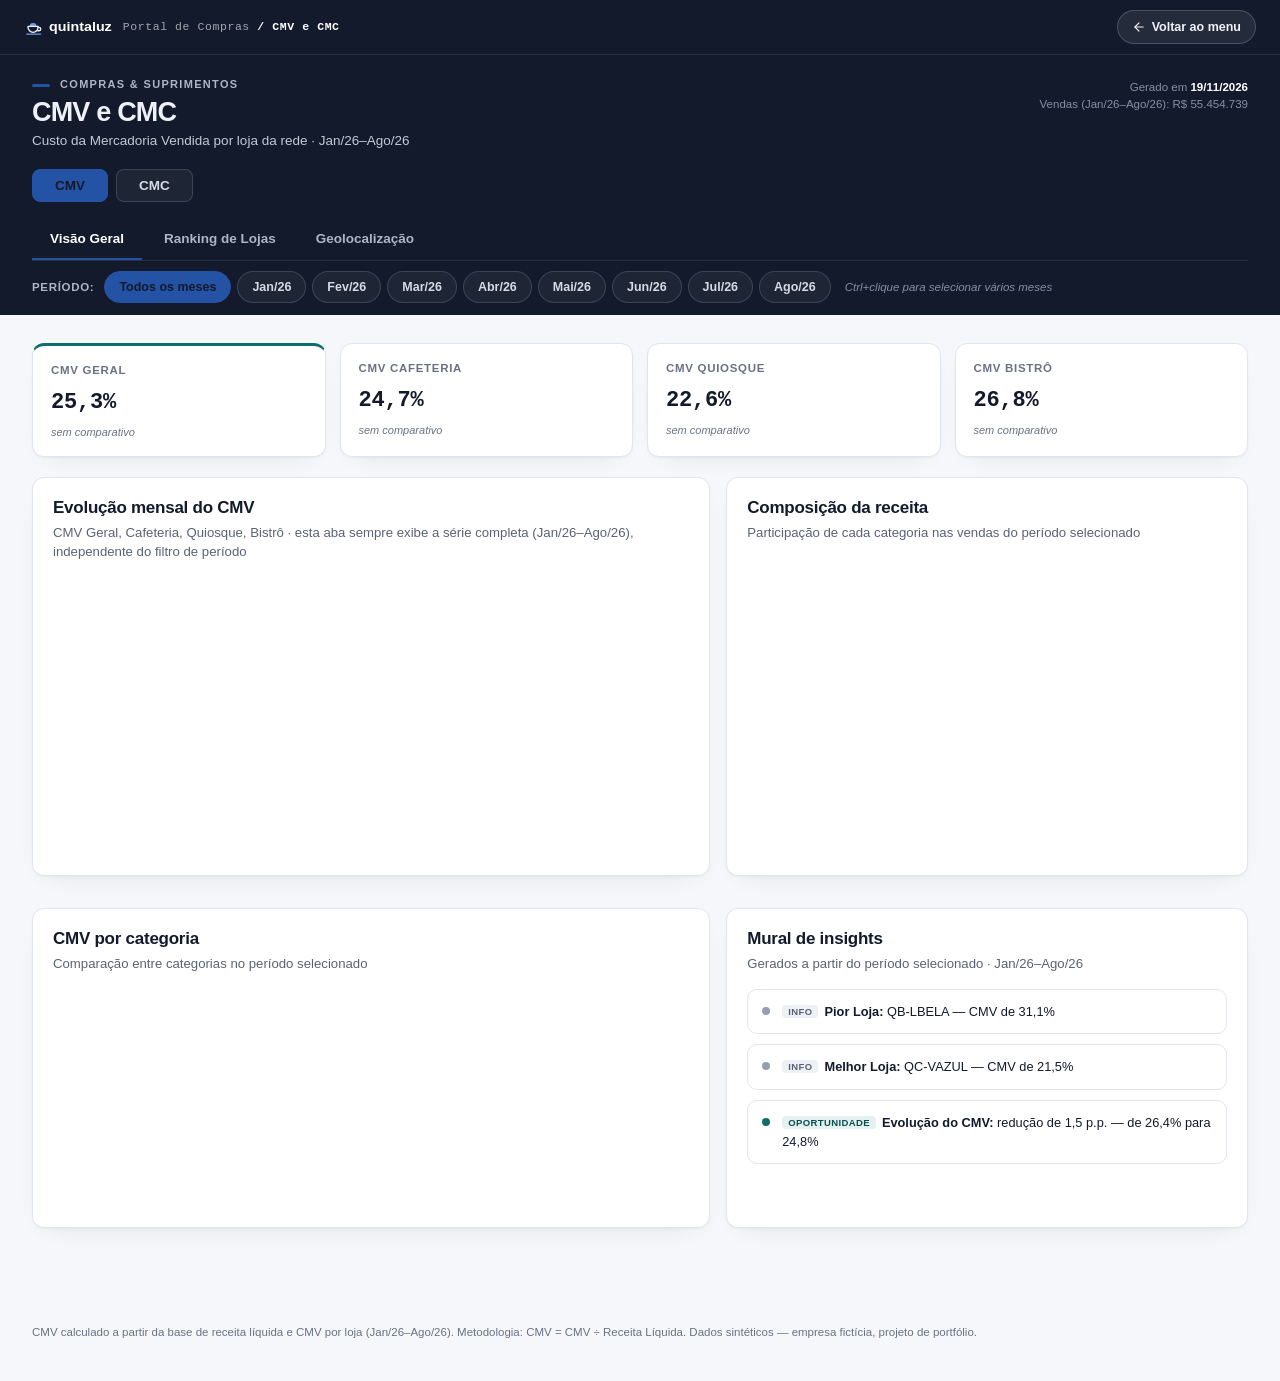
<file: modules/cmc/index.html>
<!DOCTYPE html>
<html lang="pt-BR">
<head>
<meta charset="UTF-8">
<meta name="viewport" content="width=device-width, initial-scale=1.0">
<title>CMV e CMC · Quintaluz</title>
<link rel="icon" href="../../assets/favicon.svg" type="image/svg+xml">
<link rel="icon" href="../../assets/favicon.png" type="image/png" sizes="64x64">
<link rel="stylesheet" href="../../shared/portal-style.css">
<link rel="stylesheet" href="../../shared/portal-print.css">
<link rel="stylesheet" href="style.css">
<link rel="stylesheet" href="../../shared/portal-theme.css">
</head>
<body>

<div id="portalTopbar"></div>

<header>
  <div class="header-top">
    <div>
      <p class="brand-eyebrow">Compras &amp; Suprimentos</p>
      <h1 class="brand-title">CMV e CMC</h1>
      <p class="brand-sub" id="brandSub">Custo por loja da rede</p>
    </div>
    <div class="header-meta">
      Gerado em <strong id="genDate">—</strong><br>
      <span id="genTotal">—</span>
    </div>
  </div>
  <nav class="indicator-tabs" id="indicatorNav">
    <button data-indicador="cmv" class="active">CMV</button>
    <button data-indicador="cmc">CMC</button>
  </nav>
  <nav class="tabs" id="tabNav">
    <button data-view="visao" class="active">Visão Geral</button>
    <button data-view="ranking">Ranking de Lojas</button>
    <button data-view="geo">Geolocalização</button>
  </nav>
  <div class="period-bar" id="periodBar">
    <span class="period-label">Período:</span>
    <div class="period-chips" id="periodChips"></div>
    <span class="period-note" id="periodNote">Ctrl+clique para selecionar vários meses</span>
  </div>
</header>

<main id="mainContent">

  <!-- ================= VISÃO GERAL ================= -->
  <section class="view active" id="view-visao">

    <div class="kpi-grid" id="kpiGrid" style="grid-template-columns:repeat(4,1fr);"></div>

    <div class="grid-2 section-block">
      <div class="card">
        <div class="section-title"><span>Evolução mensal do <span class="ind-label">CMC</span></span></div>
        <p class="section-sub" id="evoSub">—</p>
        <div class="chart-wrap" style="height:280px;">
          <canvas id="chartEvolucao"></canvas>
        </div>
      </div>
      <div class="card">
        <div class="section-title">Composição da receita</div>
        <p class="section-sub" id="composicaoSub">Participação de cada categoria nas vendas do período selecionado</p>
        <div class="chart-wrap" style="height:230px;">
          <canvas id="chartComposicao"></canvas>
        </div>
      </div>
    </div>

    <div class="grid-2 section-block">
      <div class="card">
        <div class="section-title"><span><span class="ind-label">CMC</span> por categoria</span></div>
        <p class="section-sub" id="categoriaSub">Comparação entre categorias no período selecionado</p>
        <div class="chart-wrap" style="height:220px;">
          <canvas id="chartCategoria"></canvas>
        </div>
      </div>
      <div class="card">
        <div class="section-title">Mural de insights</div>
        <p class="section-sub" id="insightSub">Gerados a partir do período selecionado</p>
        <div class="insight-list" id="insightList"></div>
      </div>
    </div>

    <div class="section-block" id="dqBlock" style="display:none;">
      <div class="dq-note">
        <b>Nota de qualidade de dado:</b> <span id="dqText"></span>
      </div>
    </div>

  </section>

  <!-- ================= RANKING DE CASAS ================= -->
  <section class="view" id="view-ranking">

    <div class="grid-2 section-block">
      <div class="card">
        <div class="section-title" style="font-size:14px;"><span>Melhores lojas (menor <span class="ind-label">CMC</span>)</span></div>
        <p class="section-sub"><span class="ind-label">CMC</span> do período selecionado · Média/Mediana consideram todo o período disponível para cada loja</p>
        <div class="table-scroll">
          <table id="tableMelhores">
            <thead><tr><th>Loja</th><th class="num">Vendas</th><th class="num">Média <span class="ind-label">CMC</span></th><th class="num">Mediana <span class="ind-label">CMC</span></th><th class="num"><span class="ind-label">CMC</span></th></tr></thead>
            <tbody></tbody>
          </table>
        </div>
      </div>
      <div class="card">
        <div class="section-title" style="font-size:14px;"><span>Piores lojas (maior <span class="ind-label">CMC</span>)</span></div>
        <p class="section-sub"><span class="ind-label">CMC</span> do período selecionado · Média/Mediana consideram todo o período disponível para cada loja</p>
        <div class="table-scroll">
          <table id="tablePiores">
            <thead><tr><th>Loja</th><th class="num">Vendas</th><th class="num">Média <span class="ind-label">CMC</span></th><th class="num">Mediana <span class="ind-label">CMC</span></th><th class="num"><span class="ind-label">CMC</span></th></tr></thead>
            <tbody></tbody>
          </table>
        </div>
      </div>
    </div>

    <div class="section-block">
      <div class="section-title">Ranking completo</div>
      <p class="section-sub">Todas as lojas com custo registrado no período selecionado — Média e Mediana de <span class="ind-label">CMC</span> consideram todo o período disponível para cada loja, independente do filtro acima · clique nos cabeçalhos para ordenar</p>
      <div class="card">
        <div class="table-toolbar">
          <input type="text" class="search-input" id="rankSearch" placeholder="Buscar loja...">
          <span id="rankResultCount" style="font-size:11.5px;color:var(--text-faint);white-space:nowrap;"></span>
        </div>
        <div class="table-scroll">
          <table id="rankingTable">
            <thead></thead>
            <tbody></tbody>
          </table>
        </div>
      </div>
    </div>

    <div class="section-block">
      <div class="section-title"><span>Mapa de calor: <span class="ind-label">CMC</span> por loja e mês</span></div>
      <p class="section-sub" id="heatmapSub">Todas as lojas, ordenadas por volume de vendas (decrescente)</p>
      <div class="card">
        <div class="table-toolbar">
          <input type="text" class="search-input" id="heatmapSearch" placeholder="Buscar loja...">
          <span id="heatmapResultCount" style="font-size:11.5px;color:var(--text-faint);white-space:nowrap;"></span>
        </div>
        <div class="heatmap-scroll">
          <table class="heatmap" id="heatmapCasaMes"></table>
        </div>
        <div class="legend-scale">
          <span><span class="ind-label">CMC</span> mais baixo</span><div class="legend-swatch"></div><span><span class="ind-label">CMC</span> mais alto</span>
        </div>
      </div>
    </div>

    <div class="section-block">
      <div class="section-title"><span>Volume × <span class="ind-label">CMC</span></span></div>
      <p class="section-sub">Lojas de maior venda com pior <span class="ind-label">CMC</span> — prioridade de atuação · período selecionado</p>
      <div class="card">
        <div class="chart-wrap" style="height:320px;">
          <canvas id="chartScatter"></canvas>
        </div>
      </div>
    </div>

  </section>

  <!-- ================= GEOLOCALIZAÇÃO ================= -->
  <section class="view" id="view-geo">

    <div class="section-block">
      <div class="section-title"><span><span class="ind-label">CMC</span> por região</span></div>
      <p class="section-sub">Período selecionado</p>
      <div class="geo-region-grid" id="geoRegionCards"></div>
    </div>

    <div class="section-block">
      <div class="section-title">Matriz Segmento × Região</div>
      <p class="section-sub"><span class="ind-label">CMC</span> de cada combinação segmento/região · célula vazia = nenhuma loja com custo registrado nessa combinação no período selecionado</p>
      <div class="card">
        <div class="table-scroll">
          <table class="geo-matrix" id="geoMatrix"></table>
        </div>
      </div>
    </div>

    <div class="grid-2 section-block">
      <div class="card">
        <div class="section-title" style="font-size:14px;"><span><span class="ind-label">CMC</span> por segmento, comparando as regiões</span></div>
        <div class="chart-wrap" style="height:280px;">
          <canvas id="chartGeoBar"></canvas>
        </div>
      </div>
      <div class="card">
        <div class="section-title" style="font-size:14px;">Vendas por região e segmento</div>
        <p class="section-sub" style="margin-bottom:10px;">Área proporcional ao volume de vendas</p>
        <div id="geoTreemap"></div>
      </div>
    </div>

  </section>

</main>

<footer id="footerText">—</footer>

<script src="../../shared/portal-topbar.js"></script>
<script>
  renderPortalTopbar({
    moduleName: 'CMV e CMC',
    backHref: '../../index.html',
    logoHref: '../../assets/quintaluz-logo.svg'
  });
</script>
<script src="chart.umd.min.js"></script>
<script src="../../shared/portal-period-filter.js"></script>
<script src="../../shared/portal-period-agg.js"></script>
<script src="data.js"></script>
<script src="dashboard.js"></script>
</body>
</html>
</file>
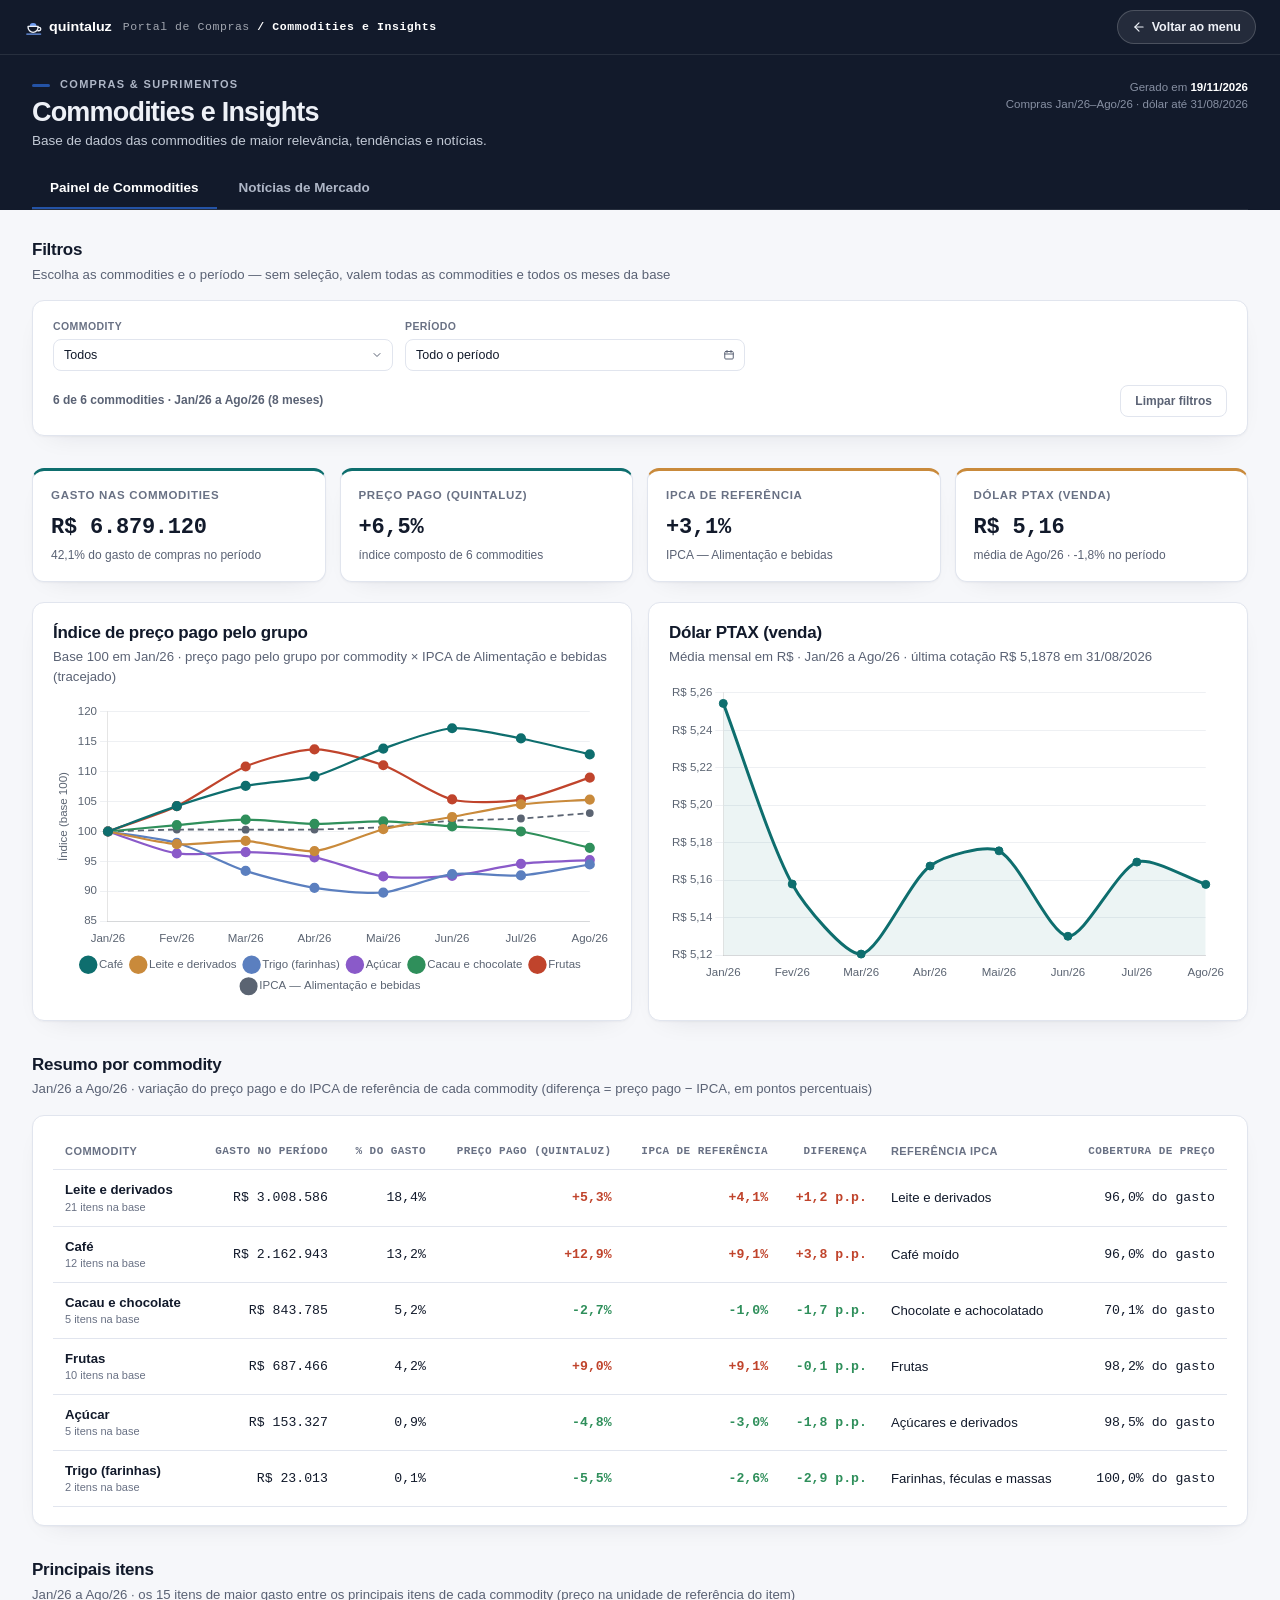
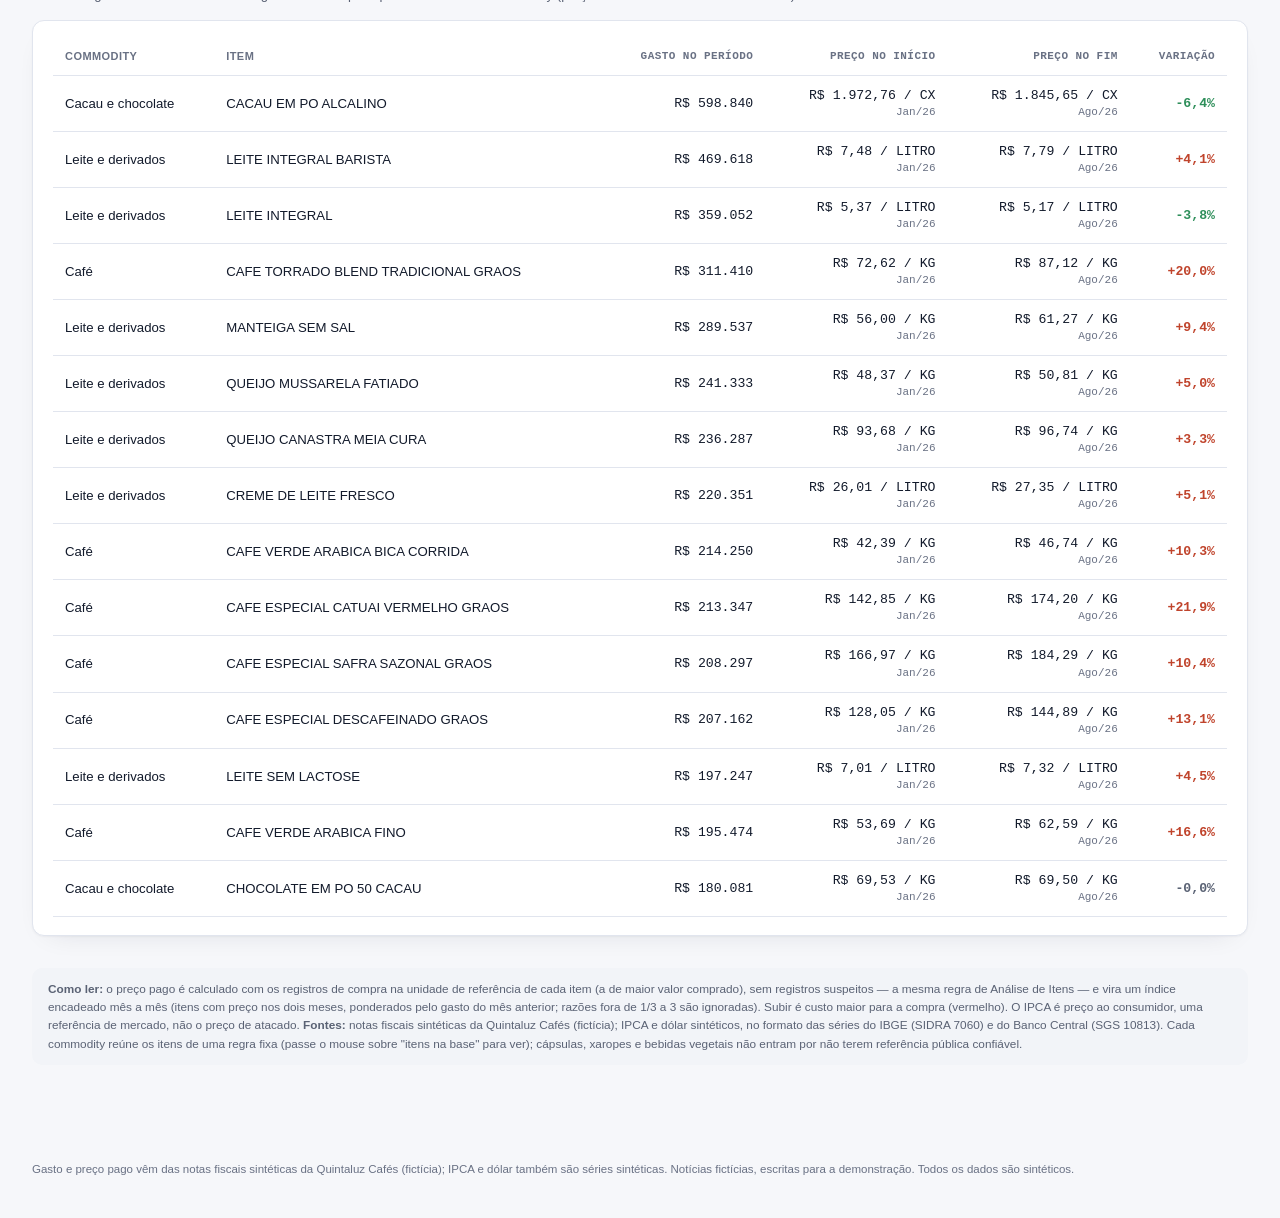
<file: modules/commodities/index.html>
<!DOCTYPE html>
<html lang="pt-BR">
<head>
<meta charset="UTF-8">
<meta name="viewport" content="width=device-width, initial-scale=1.0">
<title>Commodities e Insights · Quintaluz</title>
<link rel="icon" href="../../assets/favicon.svg" type="image/svg+xml">
<link rel="icon" href="../../assets/favicon.png" type="image/png" sizes="64x64">
<link rel="stylesheet" href="../../shared/portal-style.css">
<link rel="stylesheet" href="../../shared/portal-print.css">
<link rel="stylesheet" href="style.css">
<link rel="stylesheet" href="../../shared/portal-theme.css">
<link rel="stylesheet" href="../../shared/portal-filters.css">
</head>
<body>

<div id="portalTopbar"></div>

<header>
  <div class="header-top">
    <div>
      <p class="brand-eyebrow">Compras &amp; Suprimentos</p>
      <h1 class="brand-title">Commodities e Insights</h1>
      <p class="brand-sub" id="brandSub">Base de dados das commodities de maior relevância, tendências e notícias.</p>
    </div>
    <!-- @@PAINEL-INICIO -->
    <div class="header-meta">
      Gerado em <strong id="genDate">—</strong><br>
      <span id="genFontes">—</span>
    </div>
    <!-- @@PAINEL-FIM -->
  </div>
  <nav class="tabs" id="tabNav">
    <!-- @@PAINEL-INICIO -->
    <button data-view="painel" class="active">Painel de Commodities</button>
    <!-- @@PAINEL-FIM -->
    <button data-view="noticias">Notícias de Mercado</button>
  </nav>
</header>

<main id="mainContent">

  <!-- @@PAINEL-INICIO -->
  <!-- ================= PAINEL DE COMMODITIES ================= -->
  <section class="view active" id="view-painel">

    <div class="section-block">
      <div class="section-title">Filtros</div>
      <p class="section-sub">Escolha as commodities e o período — sem seleção, valem todas as commodities e todos os meses da base</p>
      <div class="card">
        <div class="filter-panel filter-panel-2">
          <div class="filter-field">
            <label id="cmCommLabel">Commodity</label>
            <div class="dd-filter" id="cmComm"></div>
          </div>
          <div class="filter-field">
            <label id="cmPeriodoLabel">Período</label>
            <div class="dd-filter" id="cmPeriodo"></div>
          </div>
        </div>
        <div class="filter-toolbar" style="margin-bottom:0;">
          <span class="result-count" id="cmResumo">—</span>
          <button class="btn-secondary" id="cmClear">Limpar filtros</button>
        </div>
      </div>
    </div>

    <div class="kpi-grid" id="cmKpis"></div>

    <div class="grid-2b section-block">
      <div class="card">
        <div class="section-title">Índice de preço pago pelo grupo</div>
        <p class="section-sub" id="cmIndiceSub">Base 100 no primeiro mês do período</p>
        <div class="chart-wrap" style="height:300px;">
          <canvas id="chartCmIndice"></canvas>
        </div>
      </div>
      <div class="card">
        <div class="section-title">Dólar PTAX (venda)</div>
        <p class="section-sub" id="cmPtaxSub">Média mensal</p>
        <div class="chart-wrap" style="height:300px;">
          <canvas id="chartCmPtax"></canvas>
        </div>
      </div>
    </div>

    <div class="section-block">
      <div class="section-title">Resumo por commodity</div>
      <p class="section-sub" id="cmResumoSub">—</p>
      <div class="card">
        <div class="table-scroll">
          <table id="cmTabelaResumo">
            <thead><tr>
              <th>Commodity</th><th class="num">Gasto no período</th><th class="num">% do gasto</th>
              <th class="num">Preço pago (Quintaluz)</th><th class="num">IPCA de referência</th><th class="num">Diferença</th>
              <th>Referência IPCA</th><th class="num">Cobertura de preço</th>
            </tr></thead>
            <tbody></tbody>
          </table>
        </div>
      </div>
    </div>

    <div class="section-block">
      <div class="section-title">Principais itens</div>
      <p class="section-sub" id="cmItensSub">—</p>
      <div class="card">
        <div class="table-scroll">
          <table id="cmTabelaItens">
            <thead><tr>
              <th>Commodity</th><th>Item</th><th class="num">Gasto no período</th>
              <th class="num">Preço no início</th><th class="num">Preço no fim</th><th class="num">Variação</th>
            </tr></thead>
            <tbody></tbody>
          </table>
        </div>
      </div>
    </div>

    <div class="section-block">
      <div class="dq-note" id="cmNota"></div>
    </div>

  </section>
  <!-- @@PAINEL-FIM -->

  <!-- ================= NOTÍCIAS DE MERCADO ================= -->
  <section class="view" id="view-noticias">

    <div class="nw-head">
      <div>
        <div class="section-title">Notícias de Mercado</div>
        <p class="section-sub">Curadoria de preços, safras, clima, câmbio, juros, tarifas e custos que podem afetar as categorias de compra.</p>
      </div>
      <div class="nw-fresh" id="newsFresh">
        <span class="nw-fresh-label">Atualizado em</span>
        <strong id="newsUpdatedAt">—</strong>
        <span class="nw-fresh-ago" id="newsFreshAgo"></span>
      </div>
    </div>

    <!-- Radar de impacto: resume (e filtra) as notícias por direção de preço -->
    <div class="nw-radar" id="newsRadar" role="group" aria-label="Filtrar por impacto esperado nos preços"></div>

    <div class="nw-controls">
      <div class="nw-search">
        <svg viewBox="0 0 24 24" aria-hidden="true"><circle cx="11" cy="11" r="7"></circle><path d="M20 20l-3.5-3.5"></path></svg>
        <input type="search" id="newsSearch" placeholder="Buscar por título, tema, fonte ou resumo..." aria-label="Buscar notícias" autocomplete="off">
      </div>
      <label class="nw-select">
        <span>Publicadas</span>
        <select id="newsJanela" aria-label="Janela de publicação">
          <option value="ALL">em qualquer data</option>
          <option value="7">nos últimos 7 dias</option>
          <option value="30">nos últimos 30 dias</option>
        </select>
      </label>
      <button type="button" class="nw-clear" id="newsClear" hidden>Limpar filtros</button>
      <span class="nw-count" id="newsResultCount" aria-live="polite"></span>
    </div>
    <div class="filter-chips nw-temas" id="newsTemaFilters" role="group" aria-label="Filtrar por tema"></div>

    <!-- Estados: carregando / vazio / sem resultados / erro -->
    <div class="nw-state" id="newsState" role="status" aria-live="polite">
      <div class="nw-skeleton" aria-hidden="true"><i></i><i></i><i></i></div>
      <p>Carregando notícias…</p>
    </div>

    <!-- Layout editorial (padrão, sem filtros ativos) -->
    <div id="newsEditorial" hidden>
      <div class="nw-hero" id="newsHero"></div>
      <div id="newsSections"></div>
    </div>

    <!-- Resultados de busca/filtro (lista achatada) -->
    <div class="nw-grid" id="newsGrid" hidden></div>
  </section>

</main>

<footer>
  Gasto e preço pago vêm das notas fiscais sintéticas da Quintaluz Cafés (fictícia); IPCA e dólar também são séries sintéticas. Notícias fictícias, escritas para a demonstração. Todos os dados são sintéticos.
</footer>

<script src="../../shared/portal-topbar.js"></script>
<script>
  renderPortalTopbar({
    moduleName: 'Commodities e Insights',
    backHref: '../../index.html',
    logoHref: '../../assets/quintaluz-logo.svg'
  });
</script>
<!-- @@PAINEL-INICIO -->
<script src="chart.umd.min.js"></script>
<script src="../../shared/portal-filters.js"></script>
<script src="data.js"></script>
<!-- @@PAINEL-FIM -->
<script src="news-data.js"></script>
<script src="dashboard.js"></script>
</body>
</html>
</file>
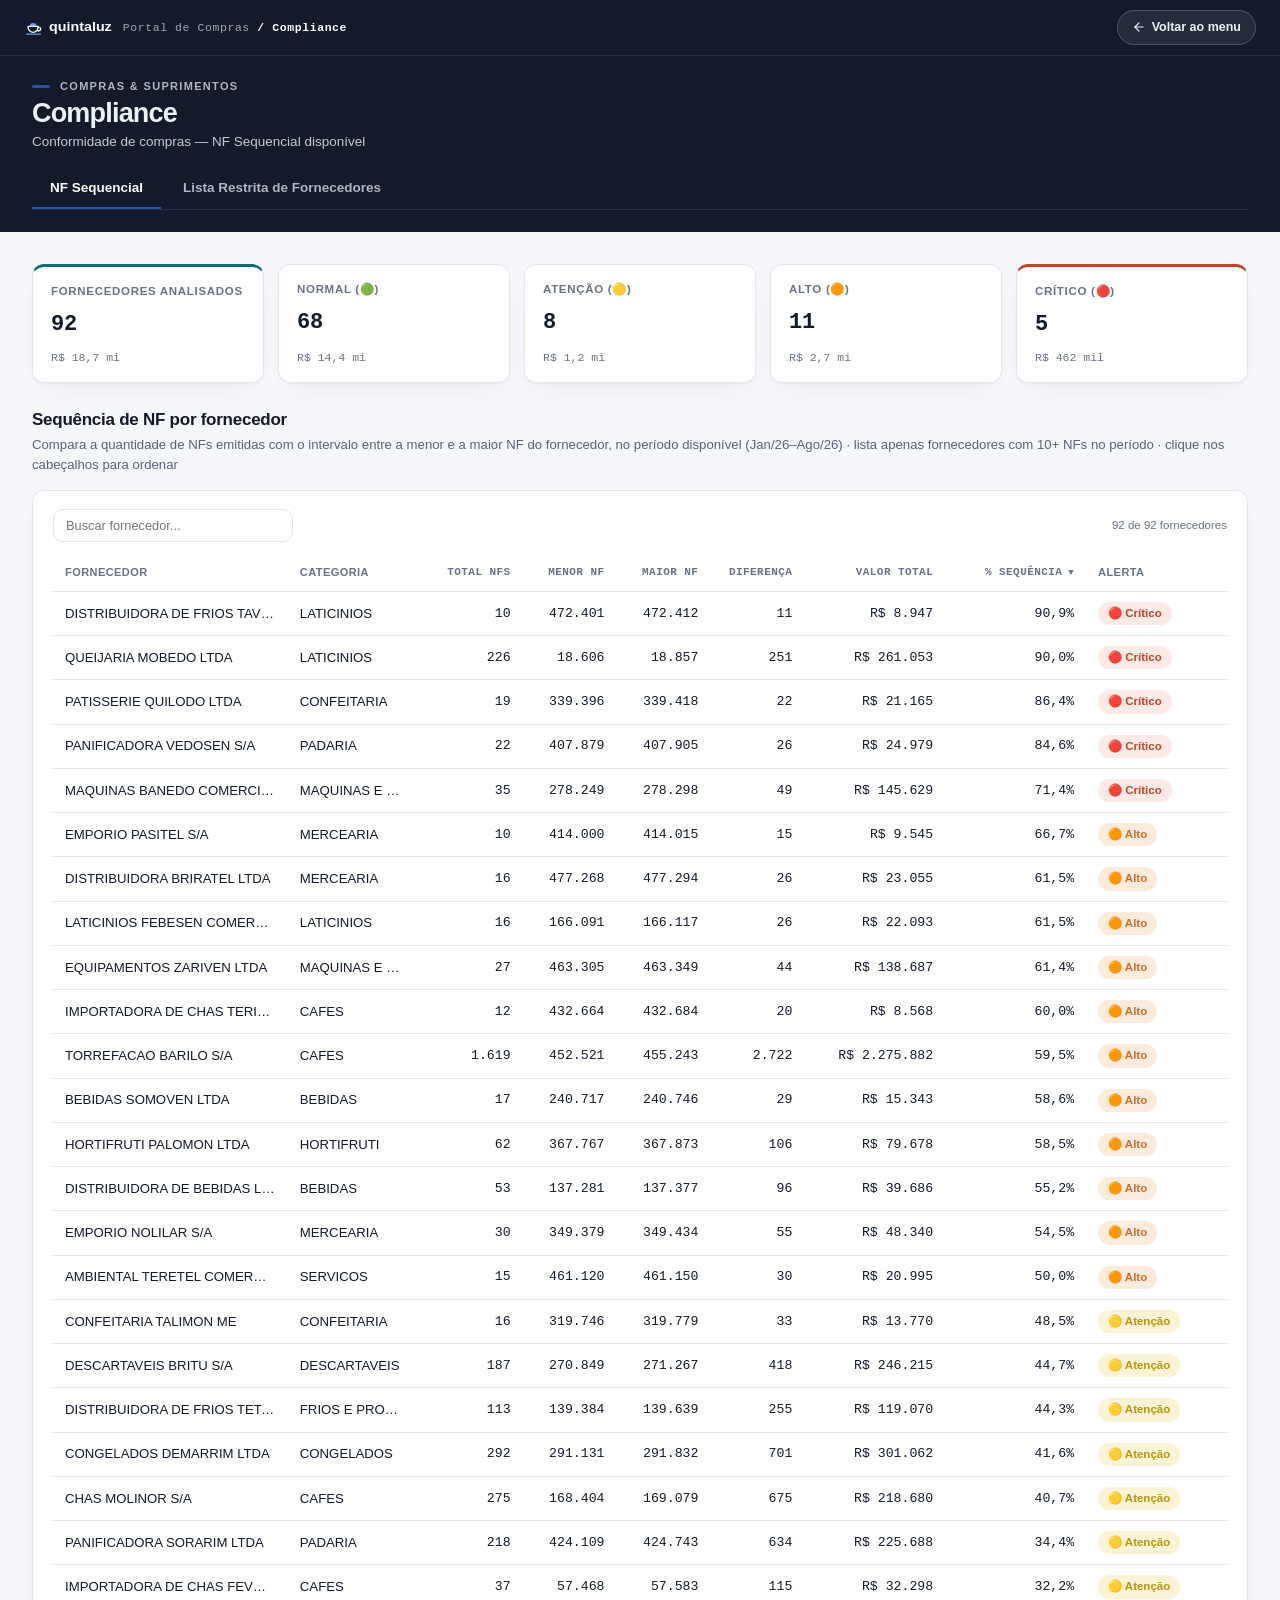
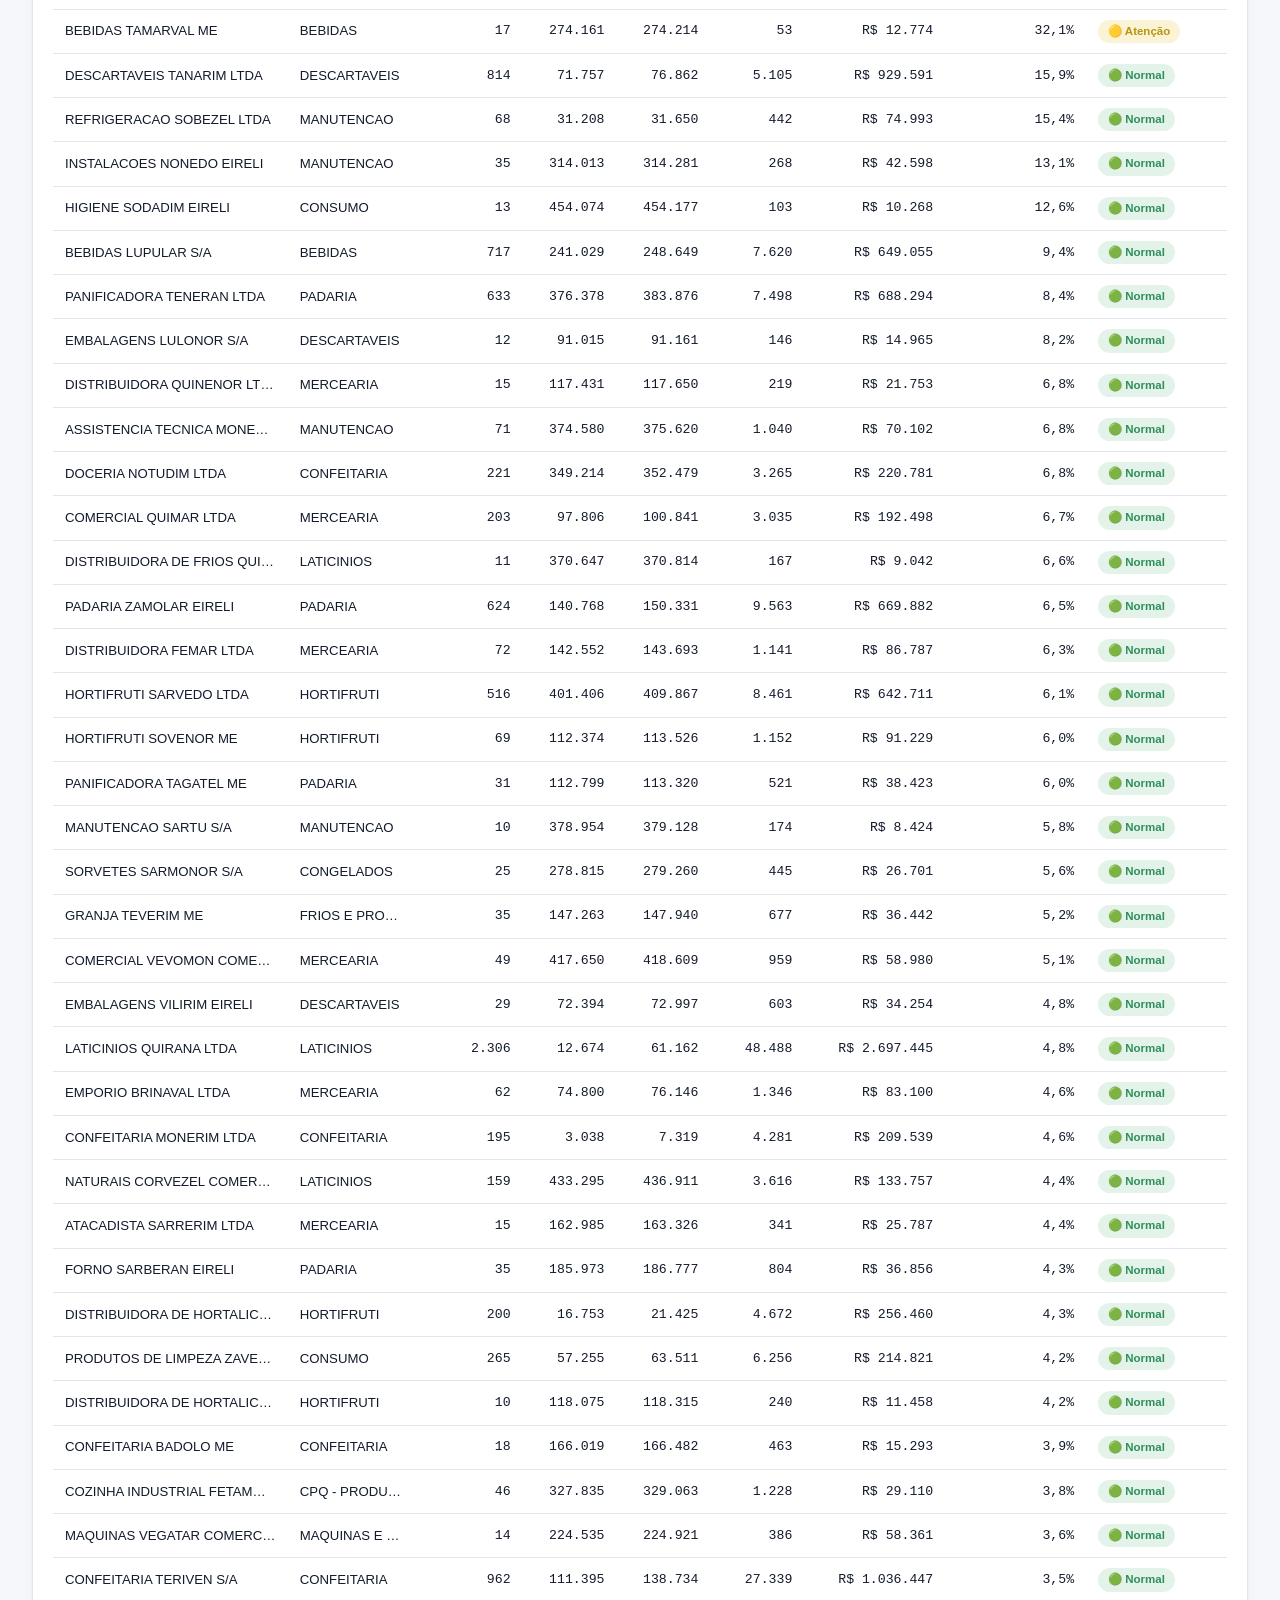
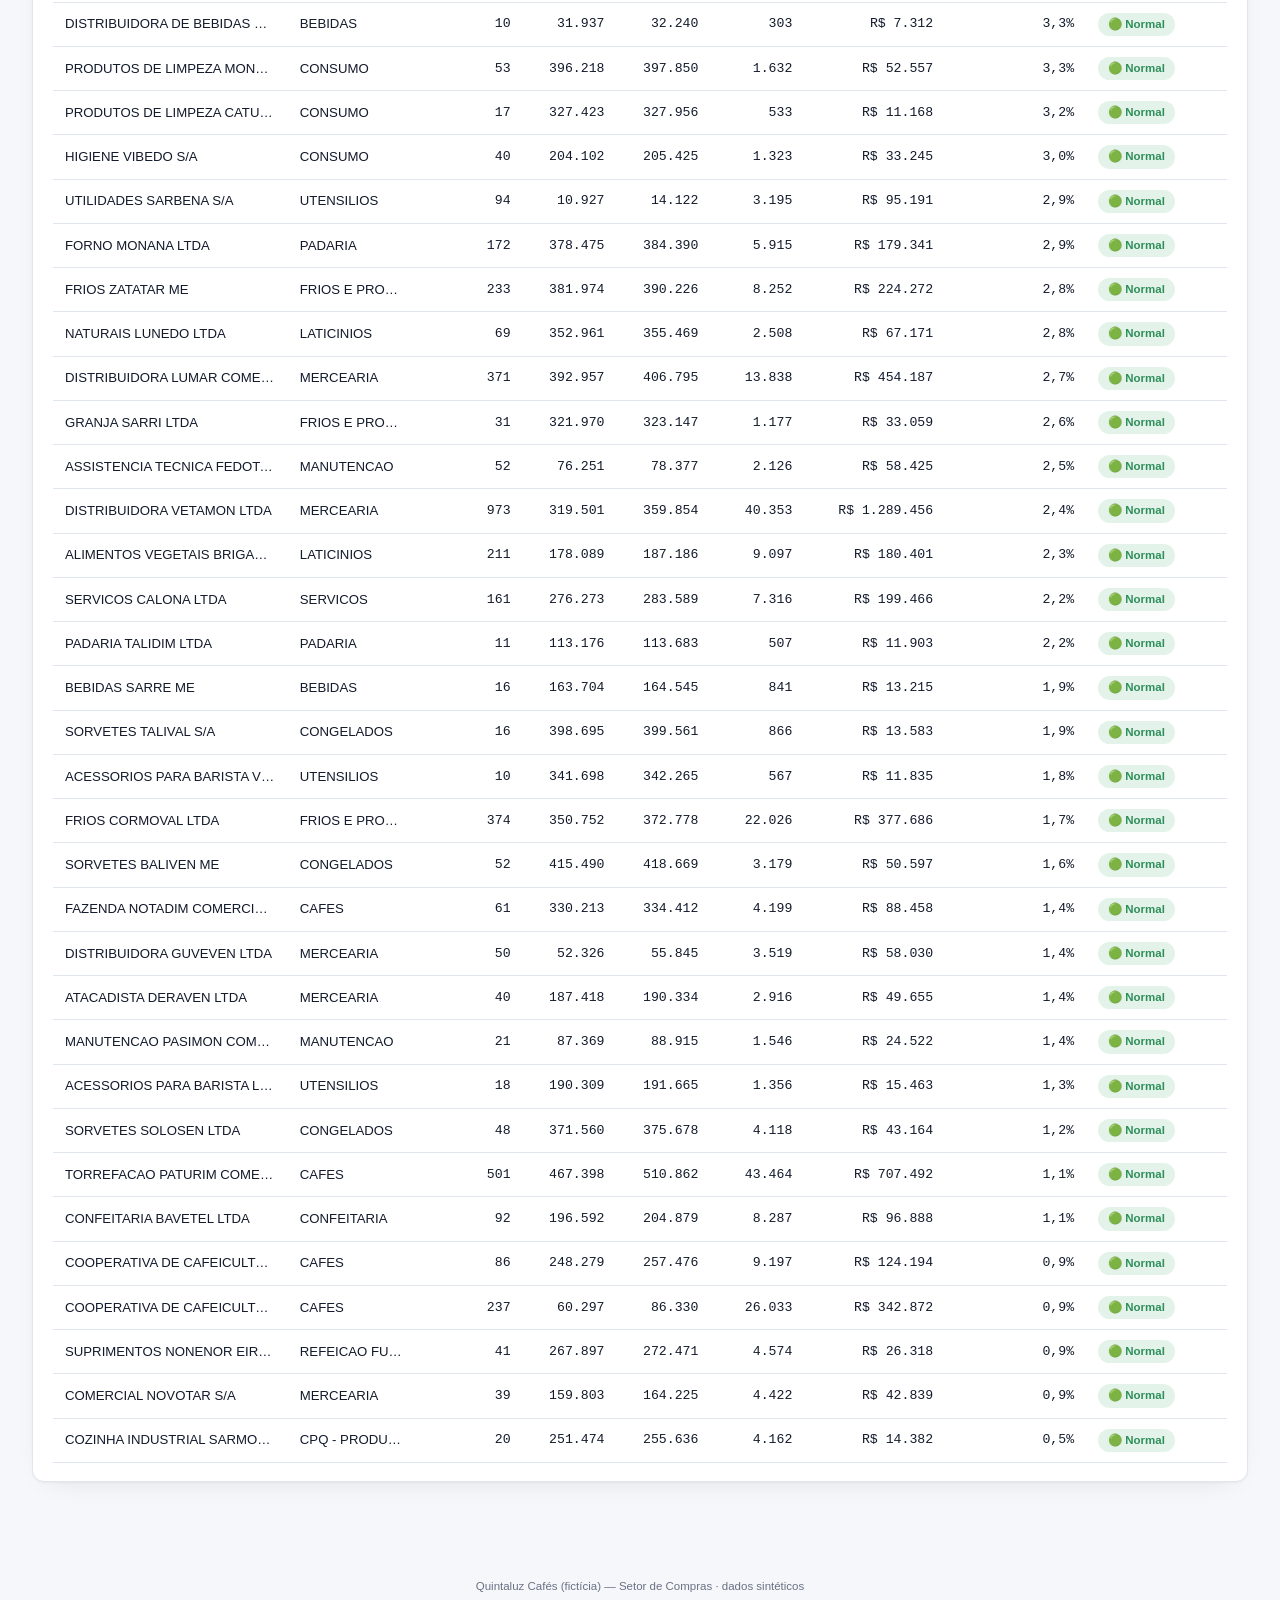
<file: modules/compliance/index.html>
<!DOCTYPE html>
<html lang="pt-BR">
<head>
<meta charset="UTF-8">
<meta name="viewport" content="width=device-width, initial-scale=1.0">
<title>Compliance · Quintaluz</title>
<link rel="icon" href="../../assets/favicon.svg" type="image/svg+xml">
<link rel="icon" href="../../assets/favicon.png" type="image/png" sizes="64x64">
<link rel="stylesheet" href="../../shared/portal-style.css">
<link rel="stylesheet" href="../../shared/portal-print.css">
<link rel="stylesheet" href="style.css">
<link rel="stylesheet" href="../../shared/portal-theme.css">
</head>
<body>

<div id="portalTopbar"></div>

<header>
  <div class="header-top">
    <p class="brand-eyebrow">Compras &amp; Suprimentos</p>
    <h1 class="brand-title">Compliance</h1>
    <p class="brand-sub">Conformidade de compras — NF Sequencial disponível</p>
  </div>
  <nav class="tabs" id="tabNav">
    <button data-view="nf-sequencial" class="active">NF Sequencial</button>
    <button data-view="lista-restrita">Lista Restrita de Fornecedores</button>
  </nav>
</header>

<main id="mainContent">

  <!-- ================= NF SEQUENCIAL ================= -->
  <section class="view active" id="view-nf-sequencial">

    <div class="kpi-grid" id="kpiGrid"></div>

    <div class="section-block">
      <div class="section-title">Sequência de NF por fornecedor</div>
      <p class="section-sub" id="tableSub">Compara a quantidade de NFs emitidas com o intervalo entre a menor e a maior NF do fornecedor · clique nos cabeçalhos para ordenar</p>
      <div class="card">
        <div class="table-toolbar">
          <input type="text" class="search-input" id="nfSearch" placeholder="Buscar fornecedor...">
          <span id="nfResultCount" style="font-size:11.5px;color:var(--text-faint);white-space:nowrap;"></span>
        </div>
        <div class="table-scroll">
          <table id="nfTable">
            <thead></thead>
            <tbody></tbody>
          </table>
        </div>
      </div>
    </div>

  </section>

  <!-- ================= LISTA RESTRITA DE FORNECEDORES ================= -->
  <section class="view" id="view-lista-restrita">
    <div class="soon-card">
      <div class="icon">
        <svg viewBox="0 0 24 24" fill="none" stroke="currentColor" stroke-width="1.6" stroke-linecap="round" stroke-linejoin="round"><path d="M12 3l7 3v6c0 4.5-3 8.2-7 9-4-.8-7-4.5-7-9V6l7-3z"></path><path d="M9 12l2 2 4-4"></path></svg>
      </div>
      <span class="soon-pill">Em breve</span>
      <h2>Lista Restrita de Fornecedores em desenvolvimento</h2>
      <p>Esta aba vai reunir a lista de fornecedores com restrição de compra. Ainda não há dados disponíveis — volte em breve.</p>
    </div>
  </section>

</main>

<footer>
  Quintaluz Cafés (fictícia) — Setor de Compras · dados sintéticos
</footer>

<script src="../../shared/portal-topbar.js"></script>
<script>
  renderPortalTopbar({
    moduleName: 'Compliance',
    backHref: '../../index.html',
    logoHref: '../../assets/quintaluz-logo.svg'
  });
</script>
<script src="data.js"></script>
<script src="dashboard.js"></script>
</body>
</html>
</file>
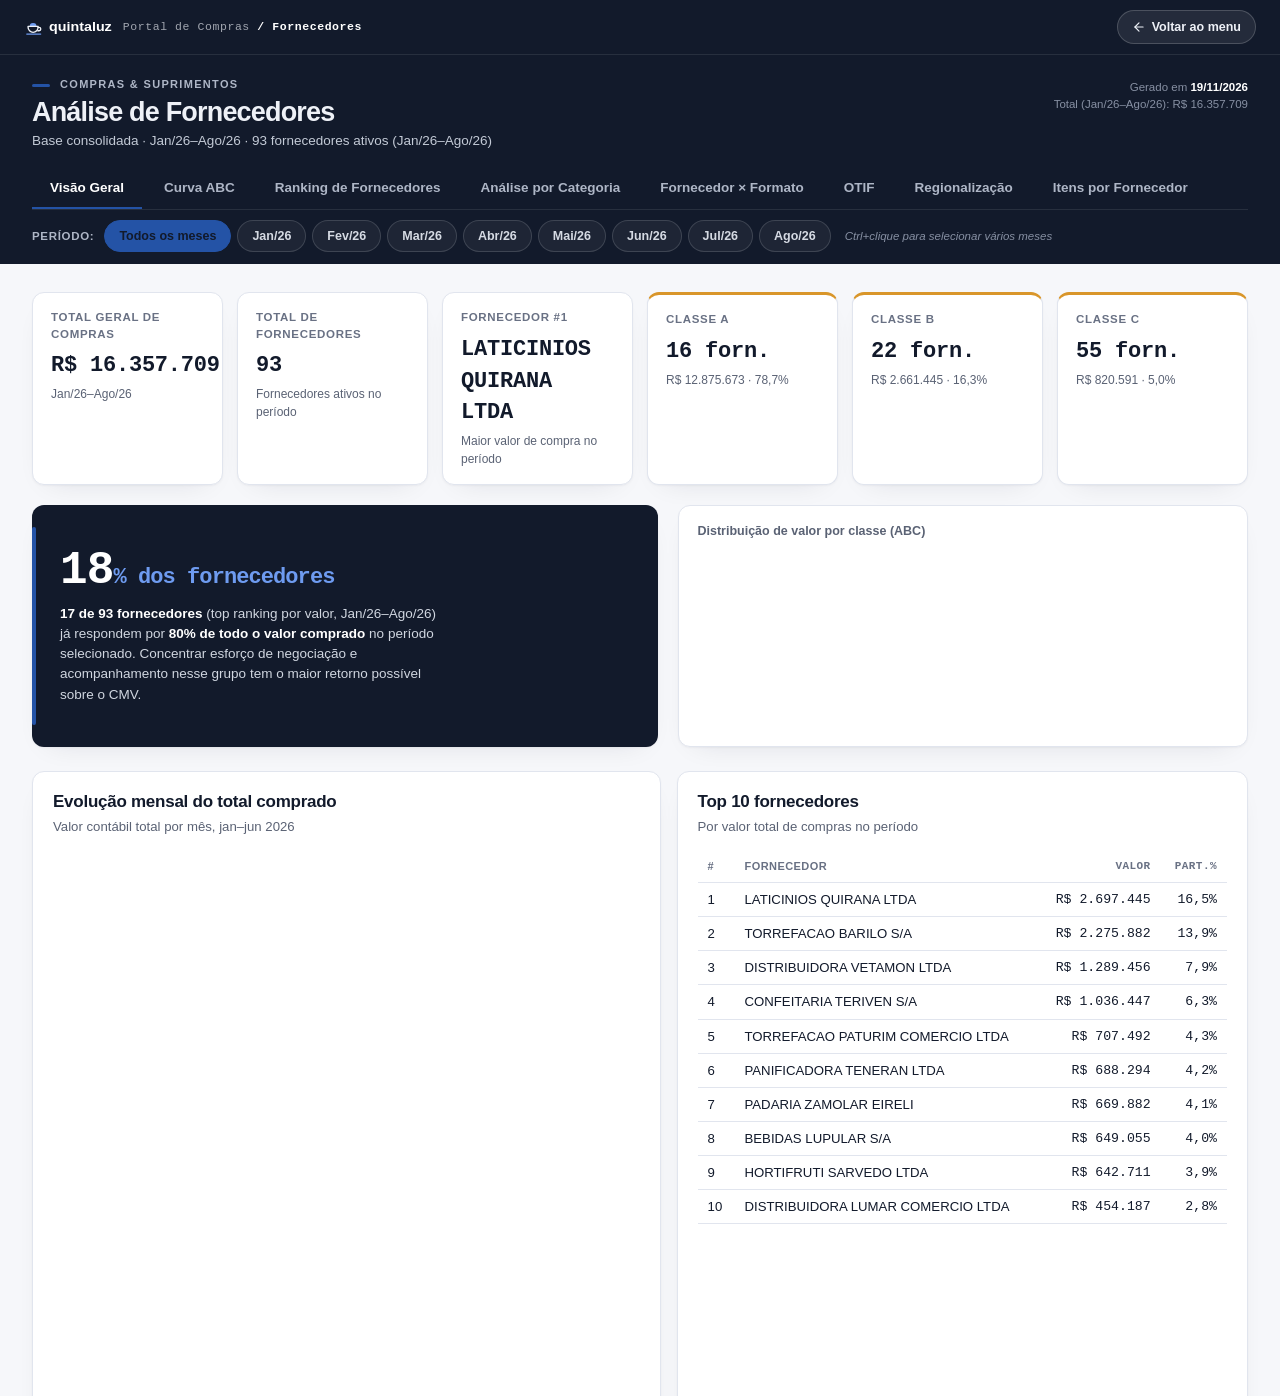
<file: modules/fornecedores/index.html>
<!DOCTYPE html>
<html lang="pt-BR">
<head>
<meta charset="UTF-8">
<meta name="viewport" content="width=device-width, initial-scale=1.0">
<title>Análise de Fornecedores · Quintaluz</title>
<link rel="icon" href="../../assets/favicon.svg" type="image/svg+xml">
<link rel="icon" href="../../assets/favicon.png" type="image/png" sizes="64x64">
<link rel="stylesheet" href="../../shared/portal-style.css">
<link rel="stylesheet" href="../../shared/portal-print.css">
<link rel="stylesheet" href="style.css">
<link rel="stylesheet" href="../../shared/portal-theme.css">
<link rel="stylesheet" href="../../shared/portal-filters.css">
</head>
<body>

<div id="portalTopbar"></div>

<header>
  <div class="header-top">
    <div>
      <p class="brand-eyebrow">Compras &amp; Suprimentos</p>
      <h1 class="brand-title">Análise de Fornecedores</h1>
      <p class="brand-sub" id="brandSub">Base consolidada · Jan–Jun 2026</p>
    </div>
    <div class="header-meta">
      Gerado em <strong id="genDate">16/07/2026</strong><br>
      <span id="genTotal">—</span>
    </div>
  </div>
  <nav class="tabs" id="tabNav">
    <button data-view="visao" class="active">Visão Geral</button>
    <button data-view="abc">Curva ABC</button>
    <button data-view="ranking">Ranking de Fornecedores</button>
    <button data-view="grupo">Análise por Categoria</button>
    <button data-view="segmento">Fornecedor × Formato</button>
    <button data-view="performance">OTIF</button>
    <button data-view="regionalizacao">Regionalização</button>
    <button data-view="itens-forn">Itens por Fornecedor</button>
  </nav>
  <div class="period-bar" id="periodBar">
    <span class="period-label">Período:</span>
    <div class="period-chips" id="periodChips"></div>
    <span class="period-note" id="periodNote">Ctrl+clique para selecionar vários meses</span>
  </div>
</header>

<main id="mainContent">

  <!-- ================= VISÃO GERAL ================= -->
  <section class="view active" id="view-visao">

    <div class="kpi-grid" id="kpiGrid"></div>

    <div class="hero">
      <div class="hero-stat">
        <div class="big" id="heroBig">15<span>% dos fornecedores</span></div>
        <div class="desc" id="heroDesc"></div>
      </div>
      <div class="hero-chart-card">
        <div class="chart-title">Distribuição de valor por classe (ABC)</div>
        <div class="chart-wrap" style="height:190px;">
          <canvas id="chartClasseDonut"></canvas>
        </div>
      </div>
    </div>

    <div class="grid-2 visao-top section-block">
      <div class="card">
        <div class="section-title">Evolução mensal do total comprado</div>
        <p class="section-sub">Valor contábil total por mês, jan–jun 2026</p>
        <div class="chart-wrap">
          <canvas id="chartMonthlyTotalMini"></canvas>
        </div>
      </div>
      <div class="card">
        <div class="section-title">Top 10 fornecedores</div>
        <p class="section-sub">Por valor total de compras no período</p>
        <div class="table-scroll">
          <table id="top5Table">
            <thead><tr><th>#</th><th>Fornecedor</th><th class="num">Valor</th><th class="num">Part.%</th></tr></thead>
            <tbody></tbody>
          </table>
        </div>
      </div>
    </div>

  </section>

  <!-- ================= CURVA ABC ================= -->
  <section class="view" id="view-abc">
    <div class="section-block">
      <div class="section-title">Curva ABC de fornecedores</div>
      <p class="section-sub" id="abcSectionSub">Participação acumulada no valor total de compras, ordenada por fornecedor</p>
      <div class="card">
        <div class="chart-wrap" style="height:360px;">
          <canvas id="chartABC"></canvas>
        </div>
      </div>
    </div>

    <div class="grid-2b section-block">
      <div class="card" id="abcClassCards"></div>
      <div class="card">
        <div class="section-title" style="font-size:13px;">Como ler a curva</div>
        <p class="section-sub" style="margin-bottom:8px;">
          A Classe <b style="color:var(--accent-dark)">A</b> concentra o maior valor de compra em poucos fornecedores — são as relações que mais merecem negociação ativa,
          contratos formais e acompanhamento de preço. A Classe <b style="color:#8A5A20">B</b> tem peso intermediário, e a Classe <b style="color:#5B6472">C</b> reúne
          a cauda longa de fornecedores de baixo valor individual, candidatos naturais à consolidação ou revisão de necessidade.
        </p>
      </div>
    </div>
  </section>

  <!-- ================= RANKING ================= -->
  <section class="view" id="view-ranking">

    <!-- filtros no padrao da Tabela Detalhada (Analise de Itens); a base de itens e' carregada ao abrir esta aba -->
    <div class="section-block" id="rkFiltros">
      <div class="section-title">Filtros</div>
      <p class="section-sub">Os mesmos filtros da Tabela Detalhada (Análise de Itens): o ranking, a distribuição do PMP e o resumo se recalculam com o resultado filtrado. Nesta aba o filtro de período do topo não é usado: o recorte de datas é a Data de lançamento.</p>
      <div class="card">
        <div class="rk-panel">
          <div class="filter-field">
            <label id="rkDataLabel">Data de lançamento</label>
            <div class="dd-filter" id="rkData"></div>
          </div>
          <div class="filter-field">
            <label id="rkCasaLabel">Loja</label>
            <div class="dd-filter" id="rkCasa"></div>
          </div>
          <div class="filter-field">
            <label id="rkGrupoLabel">Grupo</label>
            <div class="dd-filter" id="rkGrupo"></div>
          </div>
          <div class="filter-field">
            <label id="rkSegmentoLabel">Segmento</label>
            <div class="dd-filter" id="rkSegmento"></div>
          </div>
          <div class="filter-field" id="rkSegRegField">
            <label id="rkSegRegLabel">Segmento × Região</label>
            <div class="dd-filter" id="rkSegReg"></div>
          </div>
          <div class="filter-field">
            <label for="rkForn">Fornecedor</label>
            <input type="text" id="rkForn" placeholder="Buscar fornecedor..." disabled>
          </div>
          <div class="filter-field">
            <label for="rkItem">Descrição do item</label>
            <input type="text" id="rkItem" placeholder="Buscar item..." disabled>
          </div>
          <div class="filter-field">
            <label for="rkDescForn">Descrição item fornecedor</label>
            <input type="text" id="rkDescForn" placeholder="Buscar descrição do fornecedor..." disabled>
          </div>
        </div>
        <div class="rk-toolbar">
          <span class="rk-status" id="rkStatus">Os filtros são carregados ao abrir esta aba…</span>
          <button class="filter-clear" id="rkLimpar" type="button" disabled>Limpar filtros</button>
        </div>
      </div>
    </div>

    <div class="section-block">
      <div class="section-title">Distribuição do PMP de fornecedores</div>
      <p class="section-sub" id="pmpDistSub">Quantidade de fornecedores por faixa de prazo médio de pagamento (dias) · respeita os filtros acima e a classe abaixo · clique em uma barra para ver a lista de fornecedores daquela faixa</p>
      <div class="card">
        <div class="chart-wrap" style="height:260px;">
          <canvas id="chartPmpDist"></canvas>
        </div>
      </div>
    </div>

    <div class="section-title" id="rankingTitle">Ranking de fornecedores — Base completa</div>
    <p class="section-sub">Clique nos cabeçalhos para ordenar. Use os filtros acima, as classes ou clique em uma barra do gráfico de PMP para refinar.</p>
    <div class="card">
      <div class="table-toolbar">
        <div class="filter-chips" id="rankFilters">
          <div class="chip active" data-classe="ALL">Todas</div>
          <div class="chip" data-classe="A">Classe A</div>
          <div class="chip" data-classe="B">Classe B</div>
          <div class="chip" data-classe="C">Classe C</div>
        </div>
        <button type="button" class="pmp-faixa-tag" id="pmpFaixaTag" hidden title="Remover o filtro de faixa de PMP"></button>
        <span id="rankResultCount" style="font-size:11.5px;color:var(--text-faint);white-space:nowrap;"></span>
      </div>
      <div class="table-scroll">
        <table id="rankingTable">
          <thead></thead>
          <tbody></tbody>
        </table>
      </div>
    </div>
  </section>

  <!-- ================= GRUPO ================= -->
  <section class="view" id="view-grupo">
    <div class="section-title">Distribuição por categoria</div>
    <p class="section-sub">Valor total comprado por categoria de produto, com fornecedor principal de cada categoria</p>
    <div class="grid-2 grupo-top section-block">
      <div class="card">
        <div class="chart-wrap">
          <canvas id="chartGrupo"></canvas>
        </div>
      </div>
      <div class="card">
        <div class="table-scroll">
          <table id="grupoTable">
            <thead><tr><th>Categoria</th><th class="num">Valor</th><th class="num">Part.%</th><th>Principal Forn.</th></tr></thead>
            <tbody></tbody>
          </table>
        </div>
      </div>
    </div>
  </section>

  <!-- ================= SEGMENTO ================= -->
  <section class="view" id="view-segmento">
    <div class="section-title">Compras por fornecedor × formato (unidade)</div>
    <p class="section-sub">Top 20 fornecedores por valor total (no período selecionado), distribuídos entre as lojas e formatos de consumo</p>
    <div class="card">
      <div class="heatmap-scroll">
        <table class="heatmap" id="heatmapTable"></table>
      </div>
      <div class="legend-scale">
        <span>Menor valor</span><div class="legend-swatch"></div><span>Maior valor</span>
      </div>
    </div>

    <div class="section-block" style="margin-top:20px;">
      <div class="section-title">Total comprado por formato</div>
      <div class="card">
        <div class="chart-wrap" style="height:220px;">
          <canvas id="chartSegmentoTotal"></canvas>
        </div>
      </div>
    </div>
  </section>

  <!-- ================= PERFORMANCE DE COMPRAS (OTIF) ================= -->
  <section class="view" id="view-performance">

    <p class="section-sub" id="perfGenInfo" style="margin:-4px 0 14px 0;"></p>

    <div class="kpi-grid kpi-grid-4" id="perfKpiGrid"></div>
    <div class="kpi-grid kpi-grid-3" id="perfKpiGrid2" style="margin-top:-6px;"></div>

    <div class="section-block">
      <div class="section-title">Evolução mensal do OTIF</div>
      <p class="section-sub">ON TIME, IN FULL e OTIF mês a mês, com média móvel de 3 meses e meta de referência · esta série sempre mostra o período completo, independente do filtro acima</p>
      <div class="card">
        <div class="chart-wrap" style="height:280px;">
          <canvas id="perfChartEvolucaoOtif"></canvas>
        </div>
      </div>
    </div>

    <div class="grid-2 section-block">
      <div class="card">
        <div class="section-title" style="font-size:14px;">Melhores fornecedores (OTIF)</div>
        <p class="section-sub">Mínimo de 5 pedidos no período selecionado</p>
        <div class="table-scroll">
          <table id="perfTableMelhores">
            <thead><tr><th>Fornecedor</th><th class="num">Pedidos</th><th class="num">OTIF</th></tr></thead>
            <tbody></tbody>
          </table>
        </div>
      </div>
      <div class="card">
        <div class="section-title" style="font-size:14px;">Piores fornecedores (OTIF)</div>
        <p class="section-sub">Mínimo de 5 pedidos no período selecionado</p>
        <div class="table-scroll">
          <table id="perfTablePiores">
            <thead><tr><th>Fornecedor</th><th class="num">Pedidos</th><th class="num">OTIF</th></tr></thead>
            <tbody></tbody>
          </table>
        </div>
      </div>
    </div>

    <div class="section-block">
      <div class="section-title">Causas das não conformidades (Pareto)</div>
      <p class="section-sub">Distribuição das ocorrências por causa raiz, com percentual acumulado · base completa</p>
      <div class="card">
        <div class="chart-wrap" style="height:300px;">
          <canvas id="perfChartPareto"></canvas>
        </div>
      </div>
    </div>

    <div class="content-divider"><span>Detalhamentos</span></div>

    <div class="grid-2 section-block">
      <div class="card">
        <div class="section-title" style="font-size:14px;">Fornecedores mais recorrentes em atraso</div>
        <p class="section-sub">Contagem de pedidos, período selecionado</p>
        <div class="chart-wrap" style="height:280px;">
          <canvas id="perfChartAtrasos"></canvas>
        </div>
      </div>
      <div class="card">
        <div class="section-title" style="font-size:14px;">Fornecedores com mais entregas incompletas</div>
        <p class="section-sub">Contagem de pedidos, período selecionado</p>
        <div class="chart-wrap" style="height:280px;">
          <canvas id="perfChartIncompletos"></canvas>
        </div>
      </div>
    </div>

    <div class="grid-2 section-block">
      <div class="card">
        <div class="section-title" style="font-size:14px;">Fornecedores em piora</div>
        <p class="section-sub">Queda de OTIF entre a 1ª e a 2ª metade do período · base completa</p>
        <div class="table-scroll">
          <table id="perfTablePiorando">
            <thead><tr><th>Fornecedor</th><th class="num">1ª metade</th><th class="num">2ª metade</th><th class="num">Variação</th></tr></thead>
            <tbody></tbody>
          </table>
        </div>
      </div>
      <div class="card">
        <div class="section-title" style="font-size:14px;">Fornecedores em melhora</div>
        <p class="section-sub">Ganho de OTIF entre a 1ª e a 2ª metade do período · base completa</p>
        <div class="table-scroll">
          <table id="perfTableMelhorando">
            <thead><tr><th>Fornecedor</th><th class="num">1ª metade</th><th class="num">2ª metade</th><th class="num">Variação</th></tr></thead>
            <tbody></tbody>
          </table>
        </div>
      </div>
    </div>

    <div class="section-block">
      <div class="section-title">Desempenho por comprador</div>
      <p class="section-sub">Compradores com pelo menos 5 pedidos no período selecionado</p>
      <div class="card">
        <div class="table-scroll" style="max-height:320px;overflow-y:auto;">
          <table id="perfTableComprador">
            <thead><tr><th>Comprador</th><th class="num">Pedidos</th><th class="num">OTIF</th></tr></thead>
            <tbody></tbody>
          </table>
        </div>
      </div>
    </div>

    <p class="section-sub" style="margin-top:4px;">Indicadores de OTIF calculados a partir da base de pedidos e entregas. Metodologia: OTIF = ON TIME × IN FULL.</p>

  </section>

  <!-- ================= REGIONALIZAÇÃO ================= -->
  <section class="view" id="view-regionalizacao">
    <div class="section-title">Regionalização de Fornecedores</div>
    <p class="section-sub">Estado (UF) real de cada fornecedor, a partir do complemento de cadastro (<code>complemento_fornecedores.xlsx</code>) — não é mais um proxy pela região da loja que compra. Fornecedores cujo nome não tem correspondência confiável nessa base (ausente, ou com filiais em estados diferentes que impedem saber qual delas vendeu para o grupo) aparecem à parte, em "Não informado".</p>
    <div class="info-note" id="regioCoverageNote"></div>

    <div class="kpi-grid" id="regioKpiGrid" style="grid-template-columns:repeat(4,1fr);margin-top:16px;"></div>

    <div class="section-block">
      <div class="section-title" style="font-size:14px;">Comparação entre macro-regiões</div>
      <p class="section-sub">Quantidade de fornecedores, ticket médio por fornecedor e peso da cauda longa (Classe C) em cada macro-região do IBGE — "Não informado" agrupa fornecedores sem UF confiável</p>
      <div class="card">
        <div class="table-scroll">
          <table id="regioCompareTable">
            <thead><tr><th>Região</th><th class="num">Fornecedores</th><th class="num">Valor Total</th><th class="num">Part.%</th><th class="num">Ticket Médio / Forn.</th><th class="num">Cauda longa (Classe C)</th></tr></thead>
            <tbody></tbody>
          </table>
        </div>
      </div>
    </div>

    <div class="grid-2 section-block">
      <div class="card">
        <div class="section-title" style="font-size:14px;">Fornecedores por macro-região</div>
        <p class="section-sub">Quantidade de fornecedores distintos com UF identificado em cada macro-região</p>
        <div class="chart-wrap" style="height:250px;">
          <canvas id="chartRegioCount"></canvas>
        </div>
      </div>
      <div class="card">
        <div class="section-title" style="font-size:14px;">Ticket médio por fornecedor</div>
        <p class="section-sub">Valor total da macro-região ÷ número de fornecedores — quanto menor, mais pulverizada a base</p>
        <div class="chart-wrap" style="height:250px;">
          <canvas id="chartRegioTicket"></canvas>
        </div>
      </div>
    </div>

    <div class="section-block">
      <div class="section-title" style="font-size:14px;">Curva ABC de fornecedores por macro-região</div>
      <p class="section-sub">Curva calculada de forma independente para cada macro-região — rank e classe são específicos dela, não um recorte da curva ABC geral</p>
      <div class="card">
        <div class="chart-wrap" style="height:300px;">
          <canvas id="chartRegioABC"></canvas>
        </div>
      </div>
    </div>

    <div class="section-block">
      <div class="section-title" style="font-size:14px;">Ranking de fornecedores por estado (UF)</div>
      <p class="section-sub">Clique nos cabeçalhos para ordenar · granularidade por estado — todos os estados presentes no complemento de fornecedores, sem se limitar a uma lista fixa</p>
      <div class="card">
        <div class="table-toolbar">
          <input type="text" class="search-input" id="regioRankSearch" placeholder="Buscar fornecedor...">
          <div class="filter-chips" id="regioFilters"></div>
          <span id="regioRankCount" style="font-size:11.5px;color:var(--text-faint);white-space:nowrap;"></span>
        </div>
        <div class="table-scroll">
          <table id="regioRankingTable">
            <thead></thead>
            <tbody></tbody>
          </table>
        </div>
      </div>
    </div>

    <div class="section-block">
      <div class="section-title" style="font-size:14px;">Conclusão analítica</div>
      <p class="section-sub">Leitura automática da distribuição geográfica real dos fornecedores</p>
      <div class="insight-list" id="regioInsights"></div>
    </div>
  </section>

  <!-- ================= ITENS POR FORNECEDOR ================= -->
  <section class="view" id="view-itens-forn">
    <div class="section-title">Itens por Fornecedor</div>
    <p class="section-sub">O que compramos dos principais fornecedores, a que preço, e onde há dinheiro a recuperar — com concentração, tendência de preço, alternativa de fornecimento e saving potencial.</p>
    <div class="if-scope-note" id="ifScopeNote"></div>

    <!-- filtros proprios desta aba (independentes do filtro de periodo do topo) -->
    <div class="filter-bar" id="ifFilterBar">
      <div class="filter-field">
        <label id="ifPeriodoLabel">Período</label>
        <div class="dd-filter" id="ifPeriodo"></div>
      </div>
      <div class="filter-field">
        <label id="ifCasaLabel">Loja/Unidade</label>
        <div class="dd-filter" id="ifCasa"></div>
      </div>
      <div class="filter-field">
        <label id="ifGrupoLabel">Grupo de item</label>
        <div class="dd-filter" id="ifGrupo"></div>
      </div>
      <div class="filter-field">
        <label for="ifCriterio">Ranking de fornecedores por</label>
        <select id="ifCriterio">
          <option value="valor">Valor comprado</option>
          <option value="nfs">Nº de NFs</option>
          <option value="casas">Lojas atendidas</option>
          <option value="itens">Itens distintos</option>
        </select>
      </div>
      <div class="filter-field">
        <label for="ifBusca">Buscar fornecedor ou item</label>
        <input type="text" id="ifBusca" placeholder="Nome, código ou descrição...">
      </div>
      <button class="filter-clear" id="ifBtnLimpar" type="button">Limpar filtros</button>
    </div>
    <div class="active-filter-note" id="ifActiveFilterNote" hidden></div>

    <div class="kpi-grid" id="ifKpiGrid" style="grid-template-columns:repeat(5,1fr);"></div>

    <!-- Master-detail -->
    <div class="section-block">
      <div class="section-title" style="font-size:14px;">Fornecedores × Itens</div>
      <p class="section-sub">Selecione um fornecedor na lista para ver o detalhe dos itens comprados dele</p>
      <div class="if-master-detail">
        <div class="if-master-list card" id="ifFornList"></div>
        <div class="if-detail-panel card">
          <div class="if-detail-header" id="ifDetailHeader"></div>
          <div class="if-coverage-note" id="ifCoverageNote"></div>
          <div class="table-toolbar" style="margin-top:10px;">
            <div class="filter-chips" id="ifItemCriterioChips">
              <div class="chip active" data-crit="valor">Valor</div>
              <div class="chip" data-crit="qtd">Quantidade</div>
              <div class="chip" data-crit="freq">Frequência</div>
              <div class="chip" data-crit="variacao">Variação de preço</div>
            </div>
          </div>
          <div class="table-scroll">
            <table id="ifItemsTable">
              <thead></thead>
              <tbody></tbody>
            </table>
          </div>
        </div>
      </div>
    </div>

    <!-- Matriz de multi-sourcing -->
    <div class="section-block">
      <div class="section-title" style="font-size:14px;">Matriz de multi-sourcing</div>
      <p class="section-sub">Item × fornecedor, entre os itens do fornecedor selecionado — onde há alternativa de fornecimento e onde estamos presos a um único fornecedor</p>
      <div class="card">
        <div class="heatmap-scroll">
          <table class="heatmap" id="ifMultiSourceHeatmap"></table>
        </div>
      </div>
    </div>

    <!-- Tabela consolidada -->
    <div class="section-block">
      <div class="section-title" style="font-size:14px;">Tabela consolidada</div>
      <p class="section-sub">Todos os pares fornecedor × item do recorte atual (até 500 linhas) · clique nos cabeçalhos para ordenar</p>
      <div class="card">
        <div class="table-toolbar">
          <input type="text" class="search-input" id="ifTblSearch" placeholder="Buscar fornecedor ou item...">
          <span id="ifTblResultCount" style="font-size:11.5px;color:var(--text-faint);white-space:nowrap;"></span>
          <button class="btn btn-secondary btn-sm" id="ifBtnExportCsv" type="button">Exportar CSV</button>
        </div>
        <div class="table-scroll">
          <table id="ifConsolidatedTable">
            <thead></thead>
            <tbody></tbody>
          </table>
        </div>
        <div class="pagination" id="ifTblPagination"></div>
      </div>
    </div>

    <!-- Rodape de metodologia -->
    <div class="methodology-footer" id="ifMethodologyFooter">
      <h3>Metodologia e limitações</h3>
      <ul id="ifMethodologyList"></ul>
    </div>
  </section>

</main>

<footer>
  Dashboard gerado a partir da base consolidada de compras (jan–ago/2026). Dados sintéticos — empresa fictícia, projeto de portfólio.
</footer>

<script src="../../shared/portal-topbar.js"></script>
<script>
  renderPortalTopbar({
    moduleName: 'Fornecedores',
    backHref: '../../index.html',
    logoHref: '../../assets/quintaluz-logo.svg'
  });
</script>
<script src="chart.umd.min.js"></script>
<script src="../../shared/portal-charts.js"></script>
<script src="../../shared/portal-period-filter.js"></script>
<script src="../../shared/portal-period-agg.js"></script>
<script src="../../shared/portal-filters.js"></script>
<script src="data.js"></script>
<script src="dashboard.js"></script>
<script src="performance-data.js"></script>
<script src="performance-dashboard.js"></script>
</body>
</html>
</file>
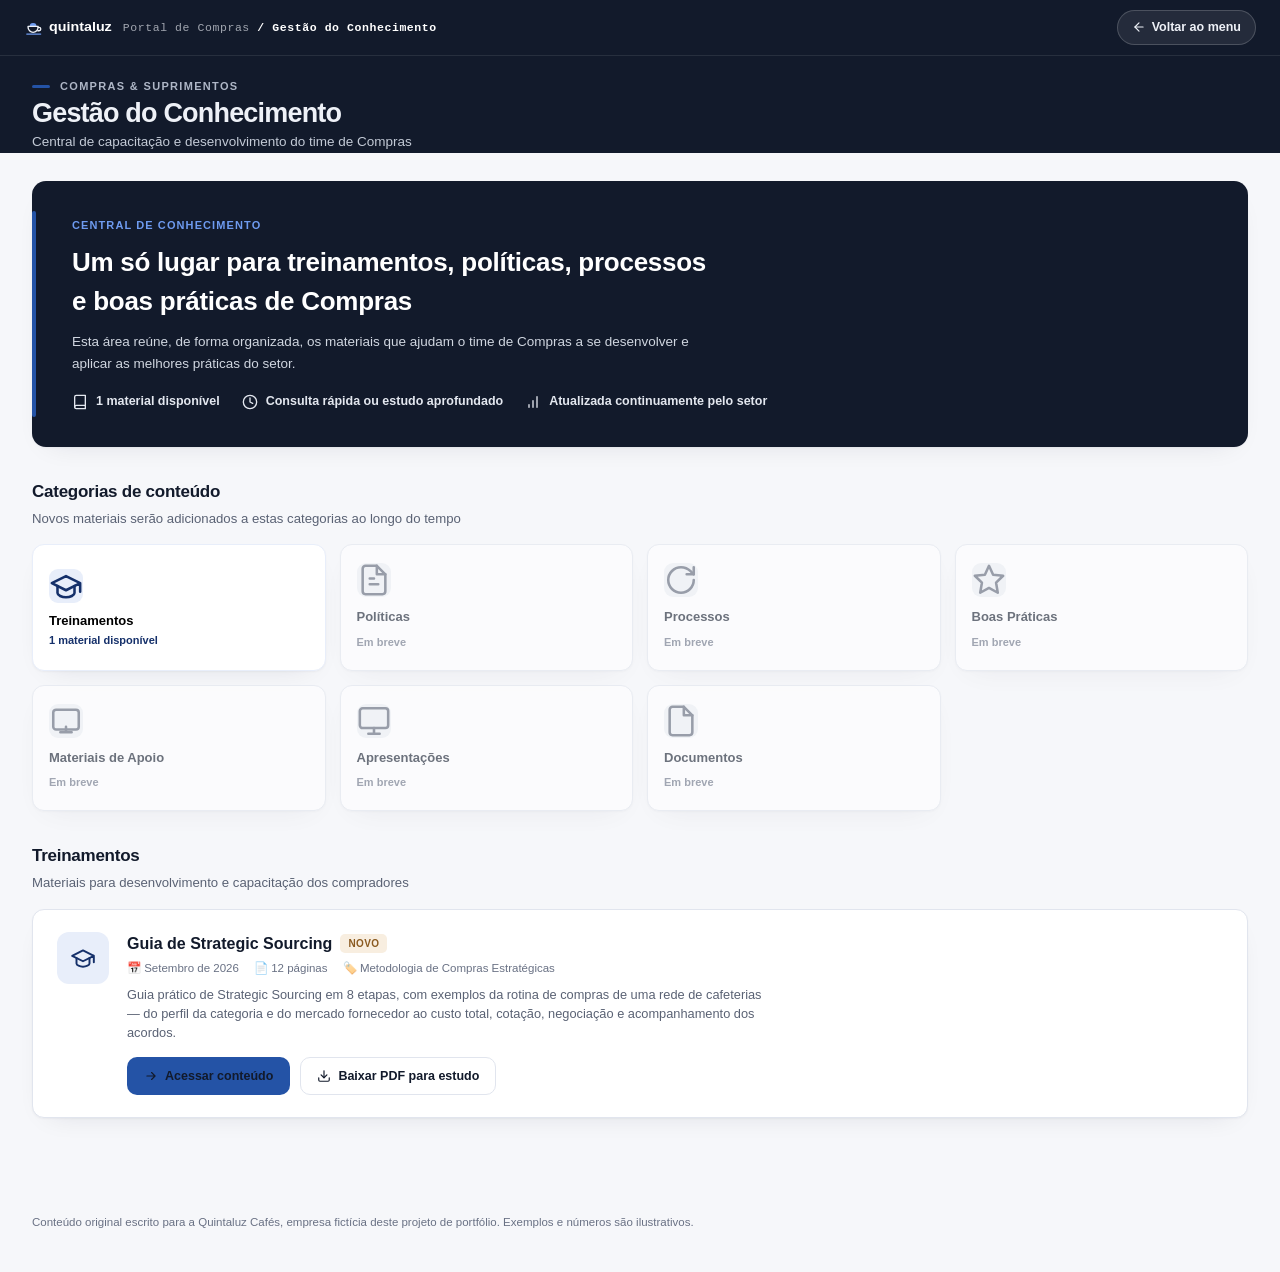
<file: modules/gestao-conhecimento/index.html>
<!DOCTYPE html>
<html lang="pt-BR">
<head>
<meta charset="UTF-8">
<meta name="viewport" content="width=device-width, initial-scale=1.0">
<title>Gestão do Conhecimento · Quintaluz</title>
<link rel="icon" href="../../assets/favicon.svg" type="image/svg+xml">
<link rel="icon" href="../../assets/favicon.png" type="image/png" sizes="64x64">
<link rel="stylesheet" href="../../shared/portal-style.css">
<link rel="stylesheet" href="../../shared/portal-print.css">
<link rel="stylesheet" href="style.css">
<link rel="stylesheet" href="../../shared/portal-theme.css">
</head>
<body>

<div id="portalTopbar"></div>

<header>
  <div class="header-top">
    <div>
      <p class="brand-eyebrow">Compras &amp; Suprimentos</p>
      <h1 class="brand-title">Gestão do Conhecimento</h1>
      <p class="brand-sub" id="brandSub">Central de capacitação e desenvolvimento do time de Compras</p>
    </div>
  </div>
</header>

<main id="mainContent">

  <!-- ================= HOME (biblioteca) ================= -->
  <section class="kc-view active" id="view-home">

    <div class="kc-hero">
      <div class="eyebrow">Central de Conhecimento</div>
      <h2>Um só lugar para treinamentos, políticas, processos e boas práticas de Compras</h2>
      <p>Esta área reúne, de forma organizada, os materiais que ajudam o time de Compras a se desenvolver e aplicar as melhores práticas do setor.</p>
      <div class="hero-points">
        <div class="hero-point"><svg viewBox="0 0 24 24" fill="none" stroke="currentColor" stroke-width="2" stroke-linecap="round" stroke-linejoin="round"><path d="M4 19.5A2.5 2.5 0 016.5 17H20"/><path d="M6.5 2H20v20H6.5A2.5 2.5 0 014 19.5v-15A2.5 2.5 0 016.5 2z"/></svg> 1 material disponível</div>
        <div class="hero-point"><svg viewBox="0 0 24 24" fill="none" stroke="currentColor" stroke-width="2" stroke-linecap="round" stroke-linejoin="round"><circle cx="12" cy="12" r="10"/><path d="M12 6v6l4 2"/></svg> Consulta rápida ou estudo aprofundado</div>
        <div class="hero-point"><svg viewBox="0 0 24 24" fill="none" stroke="currentColor" stroke-width="2" stroke-linecap="round" stroke-linejoin="round"><path d="M12 20V10"/><path d="M18 20V4"/><path d="M6 20v-4"/></svg> Atualizada continuamente pelo setor</div>
      </div>
    </div>

    <div class="section-block">
      <div class="section-title">Categorias de conteúdo</div>
      <p class="section-sub">Novos materiais serão adicionados a estas categorias ao longo do tempo</p>
      <div class="cat-grid">
        <button class="cat-card active" id="catTreinamentos" type="button">
          <div class="icon"><svg viewBox="0 0 24 24" fill="none" stroke="currentColor" stroke-width="1.8" stroke-linecap="round" stroke-linejoin="round"><path d="M22 10v6M2 10l10-5 10 5-10 5-10-5z"/><path d="M6 12v5c0 1.5 3 3 6 3s6-1.5 6-3v-5"/></svg></div>
          <h4>Treinamentos</h4>
          <span class="count">1 material disponível</span>
        </button>
        <div class="cat-card">
          <div class="icon"><svg viewBox="0 0 24 24" fill="none" stroke="currentColor" stroke-width="1.8" stroke-linecap="round" stroke-linejoin="round"><path d="M14 2H6a2 2 0 00-2 2v16a2 2 0 002 2h12a2 2 0 002-2V8z"/><path d="M14 2v6h6"/><path d="M9 15h6M9 11h3"/></svg></div>
          <h4>Políticas</h4>
          <span class="count">Em breve</span>
        </div>
        <div class="cat-card">
          <div class="icon"><svg viewBox="0 0 24 24" fill="none" stroke="currentColor" stroke-width="1.8" stroke-linecap="round" stroke-linejoin="round"><path d="M21 12a9 9 0 11-9-9c2.52 0 4.93 1 6.74 2.74L21 8"/><path d="M21 3v5h-5"/></svg></div>
          <h4>Processos</h4>
          <span class="count">Em breve</span>
        </div>
        <div class="cat-card">
          <div class="icon"><svg viewBox="0 0 24 24" fill="none" stroke="currentColor" stroke-width="1.8" stroke-linecap="round" stroke-linejoin="round"><path d="M12 2l2.9 6.3L22 9l-5 4.9L18.2 21 12 17.6 5.8 21 7 13.9 2 9l7.1-.7L12 2z"/></svg></div>
          <h4>Boas Práticas</h4>
          <span class="count">Em breve</span>
        </div>
        <div class="cat-card">
          <div class="icon"><svg viewBox="0 0 24 24" fill="none" stroke="currentColor" stroke-width="1.8" stroke-linecap="round" stroke-linejoin="round"><rect x="3" y="4" width="18" height="14" rx="2"/><path d="M8 20h8M12 16v4"/></svg></div>
          <h4>Materiais de Apoio</h4>
          <span class="count">Em breve</span>
        </div>
        <div class="cat-card">
          <div class="icon"><svg viewBox="0 0 24 24" fill="none" stroke="currentColor" stroke-width="1.8" stroke-linecap="round" stroke-linejoin="round"><rect x="2" y="3" width="20" height="14" rx="2"/><path d="M8 21h8M12 17v4"/></svg></div>
          <h4>Apresentações</h4>
          <span class="count">Em breve</span>
        </div>
        <div class="cat-card">
          <div class="icon"><svg viewBox="0 0 24 24" fill="none" stroke="currentColor" stroke-width="1.8" stroke-linecap="round" stroke-linejoin="round"><path d="M14 2H6a2 2 0 00-2 2v16a2 2 0 002 2h12a2 2 0 002-2V8z"/><path d="M14 2v6h6"/></svg></div>
          <h4>Documentos</h4>
          <span class="count">Em breve</span>
        </div>
      </div>
    </div>

    <div class="section-block" id="materiaisTreinamentos">
      <div class="section-title">Treinamentos</div>
      <p class="section-sub">Materiais para desenvolvimento e capacitação dos compradores</p>

      <div class="material-card">
        <div class="icon"><svg viewBox="0 0 24 24" fill="none" stroke="currentColor" stroke-width="1.8" stroke-linecap="round" stroke-linejoin="round"><path d="M22 10v6M2 10l10-5 10 5-10 5-10-5z"/><path d="M6 12v5c0 1.5 3 3 6 3s6-1.5 6-3v-5"/></svg></div>
        <div>
          <h3>Guia de Strategic Sourcing<span class="badge-new">Novo</span></h3>
          <div class="meta">
            <span>📅 Setembro de 2026</span>
            <span>📄 12 páginas</span>
            <span>🏷️ Metodologia de Compras Estratégicas</span>
          </div>
          <p>Guia prático de Strategic Sourcing em 8 etapas, com exemplos da rotina de compras de uma rede de cafeterias — do perfil da categoria e do mercado fornecedor ao custo total, cotação, negociação e acompanhamento dos acordos.</p>
          <div class="actions">
            <button class="btn btn-primary" id="btnAbrirTreinamento" type="button">
              <svg viewBox="0 0 24 24" fill="none" stroke="currentColor" stroke-width="2" stroke-linecap="round" stroke-linejoin="round"><path d="M5 12h14M13 6l6 6-6 6"/></svg>
              Acessar conteúdo
            </button>
            <a class="btn btn-secondary" href="assets/guia-strategic-sourcing.pdf" download>
              <svg viewBox="0 0 24 24" fill="none" stroke="currentColor" stroke-width="2" stroke-linecap="round" stroke-linejoin="round"><path d="M21 15v4a2 2 0 01-2 2H5a2 2 0 01-2-2v-4"/><path d="M7 10l5 5 5-5"/><path d="M12 15V3"/></svg>
              Baixar PDF para estudo
            </a>
          </div>
        </div>
      </div>
    </div>

  </section>

  <!-- ================= DETALHE: GUIA DE STRATEGIC SOURCING ================= -->
  <section class="kc-view" id="view-strategic-sourcing">

    <div class="detail-header">
      <div>
        <button class="back-link" id="btnVoltarHome" type="button">
          <svg viewBox="0 0 24 24" fill="none" stroke="currentColor" stroke-width="2.2" stroke-linecap="round" stroke-linejoin="round"><path d="M19 12H5M12 19l-7-7 7-7"/></svg>
          Voltar para Gestão do Conhecimento
        </button>
        <h2>Guia de Strategic Sourcing</h2>
        <div class="meta">Setembro de 2026 · Metodologia de Compras Estratégicas em 8 etapas</div>
      </div>
      <a class="btn btn-primary" href="assets/guia-strategic-sourcing.pdf" download>
        <svg viewBox="0 0 24 24" fill="none" stroke="currentColor" stroke-width="2" stroke-linecap="round" stroke-linejoin="round"><path d="M21 15v4a2 2 0 01-2 2H5a2 2 0 01-2-2v-4"/><path d="M7 10l5 5 5-5"/><path d="M12 15V3"/></svg>
        Baixar material completo (PDF)
      </a>
    </div>

    <nav class="step-nav" id="stepNav">
      <button data-step="visao" class="active"><span class="num">•</span>Visão Geral</button>
      <button data-step="e1"><span class="num">1</span>Requerimentos Internos</button>
      <button data-step="e2"><span class="num">2</span>Mercado Fornecedor</button>
      <button data-step="e3"><span class="num">3</span>Custo Total</button>
      <button data-step="e4"><span class="num">4</span>Modelo de Fornecimento</button>
      <button data-step="e5"><span class="num">5</span>Análise de Fornecedores</button>
      <button data-step="e6"><span class="num">6</span>Cotação</button>
      <button data-step="e7"><span class="num">7</span>Negociação</button>
      <button data-step="e8"><span class="num">8</span>Acordos e Monitoramento</button>
    </nav>

    <!-- ===== VISÃO GERAL ===== -->
    <div class="step-pane active" id="pane-visao">

      <div class="section-block">
        <div class="section-title">Para que serve este guia</div>
        <div class="grid-3">
          <div class="reason-card"><div class="n">1</div><h5>Dar um roteiro comum</h5><p>Todos os compradores seguem as mesmas etapas, com as mesmas perguntas e entregas em cada uma.</p></div>
          <div class="reason-card"><div class="n">2</div><h5>Ligar análise e prática</h5><p>Cada etapa aponta para as páginas do portal que trazem os dados necessários (gasto, preço, OTIF, CMV).</p></div>
          <div class="reason-card"><div class="n">3</div><h5>Registrar o que funcionou</h5><p>Os exemplos são casos de categorias típicas de cafeteria, para servir de modelo nas próximas rodadas.</p></div>
        </div>
      </div>

      <div class="section-block">
        <div class="section-title">Por que trabalhar com Strategic Sourcing?</div>
        <p class="section-sub">Sete ganhos esperados quando a categoria é gerida de forma estruturada</p>
        <div class="grid-4">
          <div class="reason-card"><div class="n">1</div><h5>Custo total menor</h5><p>O alvo é o custo total da categoria — frete, perdas, armazenagem e retrabalho entram na conta, não só o preço da nota.</p></div>
          <div class="reason-card"><div class="n">2</div><h5>Fornecedores melhores</h5><p>A escolha passa a considerar qualidade, pontualidade, capacidade e conformidade, além do preço.</p></div>
          <div class="reason-card"><div class="n">3</div><h5>Parcerias de longo prazo</h5><p>Com fornecedores-chave, o foco sai da compra pontual e vai para planejamento conjunto e estabilidade de oferta.</p></div>
          <div class="reason-card"><div class="n">4</div><h5>Revisão contínua</h5><p>As categorias são revisitadas em ciclos, o que permite reagir rápido a safra, câmbio e mudanças de cardápio.</p></div>
          <div class="reason-card"><div class="n">5</div><h5>Decisão com dados</h5><p>Histórico de preço, curva ABC e desempenho de entrega dão base objetiva para negociar.</p></div>
          <div class="reason-card"><div class="n">6</div><h5>Menos risco</h5><p>Evita dependência de um único fornecedor e antecipa problemas de abastecimento e de conformidade.</p></div>
          <div class="reason-card"><div class="n">7</div><h5>Rotina mais eficiente</h5><p>Processos padronizados reduzem pedidos emergenciais, retrabalho e tempo gasto com cotações repetidas.</p></div>
        </div>
      </div>

      <div class="section-block">
        <div class="section-title">Categorias de compras</div>
        <p class="section-sub">A unidade de trabalho de toda a metodologia</p>
        <div class="concept-card" style="margin-bottom:14px;">
          <p><b>Uma categoria é um conjunto de itens ou serviços</b> que compartilham a mesma base de fornecedores e podem ser negociados juntos — por exemplo, Cafés, Laticínios ou Descartáveis.</p>
        </div>
        <div class="grid-3">
          <div class="concept-card"><h5>Como agrupar</h5><p>Itens que os mesmos fornecedores conseguem entregar, com uso e especificação parecidos.</p></div>
          <div class="concept-card"><h5>Critérios práticos</h5><ul><li>Mesmos fornecedores</li><li>Mesma forma de produção ou origem</li><li>Mesmo uso no balcão ou na cozinha</li><li>Especificações semelhantes</li></ul></div>
          <div class="concept-card"><h5>Por que importa</h5><p>Facilita priorizar onde agir, comparar preços entre lojas e montar uma estratégia única para a rede.</p></div>
        </div>
        <div id="car-visao-categorias"></div>
      </div>

      <div class="section-block">
        <div class="section-title">A metodologia em 8 etapas</div>
        <p class="section-sub">Clique em uma etapa para ver o conteúdo completo</p>
        <div class="step-flow" id="stepFlow">
          <div class="step-flow-card" data-goto="e1"><div class="num">1</div><h5>Definir Requerimentos Internos</h5></div>
          <div class="step-flow-card" data-goto="e2"><div class="num">2</div><h5>Analisar Mercado Fornecedor</h5></div>
          <div class="step-flow-card" data-goto="e3"><div class="num">3</div><h5>Calcular o Custo Total</h5></div>
          <div class="step-flow-card" data-goto="e4"><div class="num">4</div><h5>Escolher o Modelo de Fornecimento</h5></div>
          <div class="step-flow-card" data-goto="e5"><div class="num">5</div><h5>Analisar Fornecedores</h5></div>
          <div class="step-flow-card" data-goto="e6"><div class="num">6</div><h5>Conduzir a Cotação</h5></div>
          <div class="step-flow-card" data-goto="e7"><div class="num">7</div><h5>Negociar</h5></div>
          <div class="step-flow-card" data-goto="e8"><div class="num">8</div><h5>Implementar e Monitorar Acordos</h5></div>
        </div>
        <div id="car-visao-metodologia"></div>
      </div>

      <div class="section-block">
        <div class="section-title">Combinados para as sessões de estudo</div>
        <div class="grid-3">
          <div class="concept-card"><h5>O que buscamos</h5><ul><li>Trocar experiências entre compradores</li><li>Aplicar o método em categorias reais</li><li>Sair com próximos passos definidos</li></ul></div>
          <div class="concept-card"><h5>O que evitamos</h5><ul><li>Partir do "sempre foi assim"</li><li>Julgar ideias antes de testá-las</li><li>Discutir preço sem olhar o custo total</li></ul></div>
          <div class="concept-card"><h5>Como participar</h5><ul><li>Traga dados da sua categoria</li><li>Use as páginas do portal como apoio</li><li>Registre as decisões no Pipeline de Projetos</li></ul></div>
        </div>
      </div>

    </div>

    <!-- ===== ETAPA 1 ===== -->
    <div class="step-pane" id="pane-e1">
      <div class="section-title">Etapa 1 — Definir Requerimentos Internos</div>
      <p class="section-sub">Antes de ir ao mercado, entender a categoria dentro da empresa</p>

      <div class="section-block">
        <div class="section-title" style="font-size:14px;">Perfil da categoria</div>
        <p class="section-sub">Seis dimensões para descrever qualquer categoria de compras</p>
        <div class="grid-3">
          <div class="concept-card"><h5>Preço</h5><ul><li>Preço pago por loja e por fornecedor</li><li>Histórico e sazonalidade</li><li>Unidade de medida de referência</li><li>Formação de preço do item</li></ul></div>
          <div class="concept-card"><h5>Volume</h5><ul><li>Consumo por loja e por formato</li><li>Sazonalidade (inverno, férias, datas comemorativas)</li><li>Tendência de consumo</li><li>Lançamentos de bebidas e mudanças de cardápio</li></ul></div>
          <div class="concept-card"><h5>Especificação</h5><ul><li>O que a receita realmente exige</li><li>Padrão de qualidade e calibre</li><li>Grau de padronização entre marcas</li><li>Embalagem e porcionamento</li><li>Alternativas sustentáveis</li></ul></div>
          <div class="concept-card"><h5>Processo</h5><ul><li>Quem solicita e quem aprova</li><li>Frequência dos pedidos</li><li>Recebimento e conferência</li><li>Como a qualidade é avaliada</li><li>Riscos de falta no salão</li></ul></div>
          <div class="concept-card"><h5>Barreiras</h5><ul><li>Regras sanitárias e de rotulagem</li><li>Preferências do chef ou da marca</li><li>Contratos vigentes</li><li>Restrições logísticas por região</li></ul></div>
          <div class="concept-card"><h5>Base fornecedora</h5><ul><li>Quantos fornecedores fazem 80% do gasto</li><li>Peso do principal fornecedor</li><li>Fornecedores únicos por item</li><li>Desempenho de entrega (OTIF)</li></ul></div>
        </div>
        <div id="car-e1-perfil"></div>
      </div>

      <div class="section-block">
        <div class="section-title" style="font-size:14px;">Análise SWOT</div>
        <p class="section-sub">Resume, em um quadro, o que favorece e o que ameaça a estratégia da categoria</p>
        <div class="grid-2">
          <div class="concept-card">
            <span class="tag tag-conceitual">Conceitual</span>
            <h5>Ambiente interno</h5>
            <p><b>Forças</b></p>
            <ul><li>Em que somos relevantes para o fornecedor?</li><li>Que volume, regularidade ou pagamento podemos oferecer?</li><li>Que dados e processos já temos?</li></ul>
            <p style="margin-top:10px;"><b>Fraquezas</b></p>
            <ul><li>Onde as especificações variam sem necessidade?</li><li>Onde falta previsão de demanda?</li><li>Que hábitos de compra encarecem a categoria?</li></ul>
          </div>
          <div class="concept-card">
            <span class="tag tag-conceitual">Conceitual</span>
            <h5>Ambiente externo</h5>
            <p><b>Ameaças</b></p>
            <ul><li>Clima, safra e câmbio</li><li>Concentração de fornecedores</li><li>Mudanças regulatórias ou tributárias</li><li>Concorrência pela mesma oferta</li></ul>
            <p style="margin-top:10px;"><b>Oportunidades</b></p>
            <ul><li>Novos fornecedores regionais</li><li>Produtos substitutos</li><li>Queda de preço de insumos</li><li>Tecnologia e novos formatos de entrega</li></ul>
          </div>
        </div>
        <details class="accordion" style="margin-top:14px;">
          <summary><span class="label"><span class="tag tag-ilustrativo" style="margin:0;">Exemplo ilustrativo</span> SWOT da categoria Café especial</span><svg class="chevron" viewBox="0 0 24 24" fill="none" stroke="currentColor" stroke-width="2" stroke-linecap="round" stroke-linejoin="round"><path d="M9 18l6-6-6-6"/></svg></summary>
          <div class="accordion-body">
            <p><b>Forças:</b> volume anual previsível e um único blend de espresso em todas as lojas, o que interessa às torrefações maiores.</p>
            <p><b>Fraquezas:</b> o blend depende de uma só torrefação e o estoque de segurança cobre poucos dias; a previsão de consumo ainda é feita loja a loja.</p>
            <p><b>Ameaças:</b> o arábica é cotado em dólar e reage a quebras de safra: o preço pode subir mais de 30% em poucos meses.</p>
            <p><b>Oportunidades:</b> compra direta de cooperativas, torra própria na central e contratos por safra para os cafés de maior giro.</p>
          </div>
        </details>
        <div id="car-e1-swot"></div>
      </div>

      <div class="section-block">
        <div class="section-title" style="font-size:14px;">Alavancas de valor</div>
        <p class="section-sub">Com o perfil e a SWOT prontos, escolha onde atuar</p>
        <table class="kc-table">
          <thead><tr><th style="width:26%;">Alavanca</th><th>Como aplicar na categoria</th></tr></thead>
          <tbody>
            <tr><td><b>Padronizar especificações</b></td><td>Unificar calibre, corte e embalagem entre as marcas quando a receita permitir</td></tr>
            <tr><td><b>Ajustar a base de fornecedores</b></td><td>Reduzir fornecedores com gasto pequeno · Desenvolver alternativas regionais</td></tr>
            <tr><td><b>Concentrar volume</b></td><td>Negociar o volume da rede inteira em vez de loja a loja</td></tr>
            <tr><td><b>Negociar com base em fatos</b></td><td>Comparar preço por unidade de referência entre lojas · Acompanhar índices de mercado da categoria</td></tr>
            <tr><td><b>Melhorar processo e logística</b></td><td>Revisar frequência de entrega, pedido mínimo e janela de recebimento</td></tr>
          </tbody>
        </table>
      </div>
    </div>

    <!-- ===== ETAPA 2 ===== -->
    <div class="step-pane" id="pane-e2">
      <div class="section-title">Etapa 2 — Analisar Mercado Fornecedor</div>
      <p class="section-sub">Entendida a categoria, é hora de olhar para quem vende</p>

      <div class="section-block">
        <div class="section-title" style="font-size:14px;">Perfil do mercado fornecedor</div>
        <p class="section-sub">Três frentes de análise</p>
        <div class="grid-3">
          <div class="concept-card"><h5>Quem são os fornecedores</h5><p>Principais empresas, porte, regiões atendidas e tipo (indústria, distribuidor, produtor).</p></div>
          <div class="concept-card"><h5>Como o mercado funciona</h5><p>Tamanho, concentração, sazonalidade e o que forma o preço (commodity, câmbio, frete).</p></div>
          <div class="concept-card"><h5>Estrutura de custos</h5><p>Peso de matéria-prima, mão de obra, logística e margem — a base para negociar com fatos.</p></div>
        </div>
        <div id="car-e2-perfil"></div>
        <details class="accordion" style="margin-top:14px;">
          <summary><span class="label"><span class="tag tag-ilustrativo" style="margin:0;">Exemplo ilustrativo</span> Concentração do mercado de laticínios</span><svg class="chevron" viewBox="0 0 24 24" fill="none" stroke="currentColor" stroke-width="2" stroke-linecap="round" stroke-linejoin="round"><path d="M9 18l6-6-6-6"/></svg></summary>
          <div class="accordion-body">
            <p>Exemplo fictício de como ler a concentração de um mercado — participação de cada fornecedor no volume da região:</p>
            <table class="kc-table" style="margin:8px 0 12px 0;">
              <thead><tr><th>Fornecedor</th><th style="width:16%;">Participação</th><th style="width:28%;">Leitura</th></tr></thead>
              <tbody>
                <tr><td>Fornecedor A</td><td>31%</td><td>Líder, preço de referência</td></tr>
                <tr><td>Fornecedor B</td><td>22%</td><td>Alternativa competitiva</td></tr>
                <tr><td>Fornecedor C</td><td>14%</td><td>Forte em queijos especiais</td></tr>
                <tr><td>Fornecedor D</td><td>9%</td><td>Regional</td></tr>
                <tr><td>Mais de 40 pequenos</td><td>24%</td><td>Nichos e artesanais</td></tr>
              </tbody>
            </table>
            <p>Com os três maiores somando 67%, o poder de barganha do comprador é menor: o ganho tende a vir mais de custo total, mix e parceria do que de leilão de preço.</p>
          </div>
        </details>
      </div>

      <div class="section-block">
        <div class="section-title" style="font-size:14px;">Conversas com fornecedores</div>
        <p class="section-sub">Ouvir o mercado antes da cotação melhora a qualidade das propostas</p>
        <div class="grid-3">
          <div class="concept-card"><h5>Operação</h5><ul><li>Capacidade e estrutura</li><li>Planos de expansão</li></ul></div>
          <div class="concept-card"><h5>Produto</h5><ul><li>Alternativas de especificação</li><li>Lançamentos e substitutos</li></ul></div>
          <div class="concept-card"><h5>Atendimento</h5><ul><li>Previsibilidade de pedidos</li><li>Entrega, embalagem e estoque</li></ul></div>
          <div class="concept-card"><h5>Mercado</h5><ul><li>Tendências de preço</li><li>Safra e sazonalidade</li></ul></div>
          <div class="concept-card"><h5>Dificuldades</h5><ul><li>Matéria-prima e capacidade</li><li>Exigências que encarecem o serviço</li></ul></div>
          <div class="concept-card"><h5>Ideias</h5><ul><li>O que o grupo pode mudar</li><li>O que o fornecedor pode oferecer</li></ul></div>
        </div>
      </div>
    </div>

    <!-- ===== ETAPA 3 ===== -->
    <div class="step-pane" id="pane-e3">
      <div class="section-title">Etapa 3 — Calcular o Custo Total</div>
      <p class="section-sub">Sair do preço da nota e olhar o custo de todo o ciclo do item</p>

      <div class="section-block">
        <div class="section-title" style="font-size:14px;">Custo total de propriedade (TCO)</div>
        <p class="section-sub">O que pesa no custo além do preço de compra</p>
        <div class="concept-card">
          <p>O custo de um quilo de café servido não é só o preço pago à torrefação: somam-se <b>frete e impostos</b>, <b>embalagem e estoque</b>, <b>calibragem e moagem</b> (café descartado ao regular o moedor) e as <b>perdas</b> (validade, oxidação, quebra). Comparar fornecedores pelo custo total evita trocar um preço menor por mais perda ou mais trabalho no balcão — e mostra onde está a maior oportunidade de redução.</p>
        </div>
        <div id="car-e3-tco"></div>
      </div>

      <div class="section-block">
        <div class="section-title" style="font-size:14px;">Ciclo de vida do item</div>
        <p class="section-sub">Um roteiro para não esquecer nenhum componente do custo</p>
        <div class="grid-3">
          <div class="concept-card"><h5>01 · Especificação</h5><ul><li>Definição do item</li><li>Previsão de consumo</li></ul></div>
          <div class="concept-card"><h5>02 · Seleção</h5><ul><li>Busca e homologação de fornecedores</li><li>Testes e visitas técnicas</li></ul></div>
          <div class="concept-card"><h5>03 · Preço</h5><ul><li>Preço pago na unidade de referência</li></ul></div>
          <div class="concept-card"><h5>04 · Compra</h5><ul><li>Cotação e negociação</li><li>Pedido, conferência e pagamento</li></ul></div>
          <div class="concept-card"><h5>05 · Transporte</h5><ul><li>Frete até a central ou a loja</li><li>Janela de entrega</li></ul></div>
          <div class="concept-card"><h5>06 · Armazenagem</h5><ul><li>Câmara fria e estoque seco</li><li>Giro e validade</li></ul></div>
          <div class="concept-card"><h5>07 · Qualidade</h5><ul><li>Inspeção no recebimento</li><li>Devoluções</li></ul></div>
          <div class="concept-card"><h5>08 · Preparo</h5><ul><li>Porcionamento e pré-preparo</li><li>Rendimento da receita</li></ul></div>
          <div class="concept-card"><h5>09 · Perdas e descarte</h5><ul><li>Sobras e vencimento</li><li>Descarte de óleo e embalagens</li></ul></div>
        </div>
      </div>
    </div>

    <!-- ===== ETAPA 4 ===== -->
    <div class="step-pane" id="pane-e4">
      <div class="section-title">Etapa 4 — Escolher o Modelo de Fornecimento</div>
      <p class="section-sub">Posicionar a categoria e decidir como comprá-la</p>
      <div class="section-block">
        <div class="section-title" style="font-size:14px;">Matriz de posicionamento</div>
        <p class="section-sub">Impacto no gasto × risco de fornecimento</p>
        <div class="grid-2">
          <div class="concept-card"><h5>Alavancagem</h5><p>Muito gasto e muitos fornecedores (ex.: mercearia seca). Concorrência aberta e consolidação de volume.</p></div>
          <div class="concept-card"><h5>Estratégicos</h5><p>Muito gasto e poucas alternativas (ex.: café especial do blend de espresso). Parceria, contratos longos e planejamento conjunto.</p></div>
          <div class="concept-card"><h5>Não críticos</h5><p>Pouco gasto e oferta ampla (ex.: descartáveis simples). Catálogo, pedidos automáticos e menos esforço.</p></div>
          <div class="concept-card"><h5>Gargalo</h5><p>Pouco gasto, mas difícil de substituir (ex.: um queijo específico do cardápio). Garantir estoque e desenvolver alternativas.</p></div>
        </div>
        <div id="car-e4-matriz"></div>
      </div>
    </div>

    <!-- ===== ETAPA 5 ===== -->
    <div class="step-pane" id="pane-e5">
      <div class="section-title">Etapa 5 — Analisar Fornecedores</div>
      <p class="section-sub">Filtrar a lista longa até chegar a poucos fornecedores qualificados</p>

      <div class="section-block">
        <div class="section-title" style="font-size:14px;">Do funil à lista curta</div>
        <span class="tag tag-conceitual">Conceitual</span>
        <div class="grid-3" style="margin-top:10px;">
          <div class="concept-card"><h5>Entrada</h5><p>Todos os fornecedores que poderiam atender a categoria (lista longa).</p></div>
          <div class="concept-card"><h5>O que avaliar</h5><ul><li>Capacidade técnica e sanitária</li><li>Saúde financeira e porte</li><li>Interesse real na oportunidade</li></ul></div>
          <div class="concept-card"><h5>Saída</h5><p>Fornecedores aptos a receber a cotação (lista curta).</p></div>
        </div>
        <p class="section-sub" style="margin-top:10px;">Lista longa → <b>RFI</b> (pedido de informações) → Lista curta</p>
        <div id="car-e5-funil"></div>
      </div>

      <div class="section-block">
        <div class="section-title" style="font-size:14px;">O que perguntar na RFI</div>
        <p class="section-sub">Informações técnicas e de negócio, pedidas antes de falar de preço</p>
        <div class="grid-3">
          <div class="concept-card"><h5>Empresa</h5><p>Dados cadastrais, tempo de mercado, regiões atendidas.</p></div>
          <div class="concept-card"><h5>Finanças</h5><p>Faturamento, certidões e situação fiscal.</p></div>
          <div class="concept-card"><h5>Qualidade</h5><p>Licenças sanitárias, certificações, rastreabilidade e controle de temperatura.</p></div>
          <div class="concept-card"><h5>Operação</h5><p>Capacidade, frota, centros de distribuição, frequência de entrega.</p></div>
          <div class="concept-card"><h5>Clientes</h5><p>Principais clientes do setor de food service e referências.</p></div>
          <div class="concept-card"><h5>Custos</h5><p>Principais insumos e como eles afetam o preço ao longo do ano.</p></div>
        </div>
      </div>

      <details class="accordion">
        <summary><span class="label"><span class="tag tag-ilustrativo" style="margin:0;">Exemplo ilustrativo</span> Critérios e pesos para a lista curta</span><svg class="chevron" viewBox="0 0 24 24" fill="none" stroke="currentColor" stroke-width="2" stroke-linecap="round" stroke-linejoin="round"><path d="M9 18l6-6-6-6"/></svg></summary>
        <div class="accordion-body">
          <p>Os pesos mudam conforme a categoria. Um exemplo fictício para Embalagens: <b>qualidade e conformidade</b> (30%), <b>capacidade de entrega</b> (25%), <b>saúde financeira</b> (20%), <b>cobertura regional</b> (15%) e <b>sustentabilidade do material</b> (10%) — cada critério recebe nota de 0 a 3, e a soma ponderada ordena os fornecedores.</p>
          <p>No exemplo, 42 fornecedores mapeados viraram 27 respostas à RFI, 15 aprovados tecnicamente, 9 com saúde financeira e capacidade adequadas e 5 convidados para a cotação.</p>
        </div>
      </details>
    </div>

    <!-- ===== ETAPA 6 ===== -->
    <div class="step-pane" id="pane-e6">
      <div class="section-title">Etapa 6 — Conduzir a Cotação</div>
      <p class="section-sub">Montar a RFP (pedido de proposta) e comparar as respostas em bases iguais</p>

      <div class="section-block">
        <div class="section-title" style="font-size:14px;">O que vai na RFP</div>
        <p class="section-sub">Pedir as informações certas permite simular cenários depois</p>
        <div class="grid-3">
          <div class="concept-card"><h5>Escopo</h5><p>Itens, especificações, lojas atendidas e volumes estimados.</p></div>
          <div class="concept-card"><h5>Preços</h5><p>Preço por unidade de referência e por faixa de volume.</p></div>
          <div class="concept-card"><h5>Alternativas</h5><p>Itens substitutos e propostas de melhoria do fornecedor.</p></div>
          <div class="concept-card"><h5>Condições</h5><p>Prazo de pagamento, frequência de entrega, pedido mínimo.</p></div>
          <div class="concept-card"><h5>Reajuste</h5><p>Fórmula de reajuste ligada a um índice de mercado da categoria.</p></div>
        </div>
      </div>

      <details class="accordion">
        <summary><span class="label"><span class="tag tag-ilustrativo" style="margin:0;">Exemplo ilustrativo</span> Equalização das propostas</span><svg class="chevron" viewBox="0 0 24 24" fill="none" stroke="currentColor" stroke-width="2" stroke-linecap="round" stroke-linejoin="round"><path d="M9 18l6-6-6-6"/></svg></summary>
        <div class="accordion-body">
          <p><b>Adesão:</b> a quantidade de respostas já diz algo sobre o interesse do mercado. No exemplo, 5 fornecedores convidados e 5 propostas recebidas.</p>
          <p><b>Equalização:</b> cada proposta é comparada à baseline (o custo atual do mesmo escopo). Variações de −9% a +11% são esperadas; uma proposta 58% abaixo indica que o fornecedor entendeu o escopo de outra forma e precisa ser esclarecida antes da comparação final.</p>
          <p><b>Cenários:</b> depois de equalizar, compare cenários — por exemplo, um fornecedor por região contra um único fornecedor nacional — somando preço, frete e custo de gestão de cada opção.</p>
        </div>
      </details>
      <div id="car-e6-indice"></div>
    </div>

    <!-- ===== ETAPA 7 ===== -->
    <div class="step-pane" id="pane-e7">
      <div class="section-title">Etapa 7 — Negociar</div>
      <p class="section-sub">Planejamento, estilo e técnicas para fechar bons acordos</p>

      <div class="section-block">
        <div class="section-title" style="font-size:14px;">Roteiro da negociação</div>
        <p class="section-sub">Sequência recomendada, da análise das propostas à decisão</p>
        <div class="mini-flow">
          <div class="step">Resumir as propostas</div><span class="arrow">→</span>
          <div class="step">Avaliar nosso poder de barganha</div><span class="arrow">→</span>
          <div class="step">Definir objetivos e limites</div><span class="arrow">→</span>
          <div class="step">Dividir papéis no time</div><span class="arrow">→</span>
          <div class="step">Preparar argumentos e dados</div><span class="arrow">→</span>
          <div class="step">Alinhar com as áreas usuárias</div><span class="arrow">→</span>
          <div class="step">Negociar</div><span class="arrow">→</span>
          <div class="step">Decidir e comunicar</div>
        </div>
      </div>

      <div class="section-block">
        <div class="section-title" style="font-size:14px;">Dois estilos de negociação</div>
        <div class="grid-2">
          <div class="compare-card">
            <h5>Posicional</h5>
            <div class="compare-col"><div class="compare-label" style="color:var(--accent-dark);">Prós</div><ul><li>Simples e rápida</li><li>Exige pouca preparação</li></ul></div>
            <div class="compare-col"><div class="compare-label" style="color:var(--red);">Contras</div><ul><li>Desgasta o relacionamento</li><li>Ignora interesses e alternativas</li><li>Trava em negociações complexas</li></ul></div>
          </div>
          <div class="compare-card">
            <h5>Baseada em fatos</h5>
            <div class="compare-col"><div class="compare-label" style="color:var(--accent-dark);">Prós</div><ul><li>Ganhos para os dois lados</li><li>Firmeza com flexibilidade</li><li>Relação e resultado duradouros</li></ul></div>
            <div class="compare-col"><div class="compare-label" style="color:var(--red);">Contras</div><ul><li>Exige dados e preparo</li><li>Leva mais tempo</li></ul></div>
          </div>
        </div>
        <div id="car-e7-estilos"></div>
      </div>

      <div class="section-block">
        <div class="section-title" style="font-size:14px;">Boas práticas</div>
        <table class="kc-table">
          <thead><tr><th style="width:14%;">Foco</th><th style="width:28%;">Prática</th><th>Como aplicar</th></tr></thead>
          <tbody>
            <tr><td rowspan="2"><b>Pessoas</b></td><td>Separe pessoas do problema</td><td>Mantenha o tom profissional · Trate objeções como informação</td></tr>
            <tr><td>Entenda o outro lado</td><td>Pergunte mais do que afirma · Descubra o que o fornecedor valoriza (volume, prazo, previsibilidade)</td></tr>
            <tr><td rowspan="3"><b>Problema</b></td><td>Foque em interesses</td><td>Discuta o que cada lado precisa, não posições fechadas</td></tr>
            <tr><td>Crie opções</td><td>Troque o que custa pouco para um lado e vale muito para o outro (ex.: janela de entrega por preço)</td></tr>
            <tr><td>Use critérios objetivos</td><td>Índices de mercado, histórico de preço, custo total e propostas equalizadas</td></tr>
            <tr><td rowspan="2"><b>Acordo</b></td><td>Conheça sua alternativa</td><td>Saiba o que fará se não houver acordo e quanto isso custa</td></tr>
            <tr><td>Feche por escrito</td><td>Registre preço, reajuste, nível de serviço e penalidades acordadas</td></tr>
          </tbody>
        </table>
      </div>

      <div class="section-block">
        <div class="section-title" style="font-size:14px;">Planejamento: quem, quando, onde e como</div>
        <p class="section-sub">Quatro decisões antes de marcar a reunião</p>
        <div class="grid-4">
          <div class="concept-card"><h5>Quem</h5><p>Quem participa de cada lado e quem decide.</p></div>
          <div class="concept-card"><h5>Quando</h5><p>O melhor momento (safra, fim de contrato, fechamento do mês).</p></div>
          <div class="concept-card"><h5>Onde</h5><p>Presencial, na loja, na central ou on-line.</p></div>
          <div class="concept-card"><h5>Como</h5><p>Agenda, ordem dos temas e materiais de apoio.</p></div>
        </div>
        <div class="callout amber" style="margin-top:14px;">
          <svg class="icon" viewBox="0 0 24 24" fill="none" stroke="currentColor" stroke-width="2" stroke-linecap="round" stroke-linejoin="round"><circle cx="12" cy="12" r="10"/><path d="M12 16v-4M12 8h.01"/></svg>
          <div><strong>Dica</strong><p>Faça um ensaio rápido com o time antes da reunião e leve os números do portal impressos ou abertos: preço por unidade de referência, histórico e OTIF do fornecedor.</p></div>
        </div>
      </div>
    </div>

    <!-- ===== ETAPA 8 ===== -->
    <div class="step-pane" id="pane-e8">
      <div class="section-title">Etapa 8 — Implementar e Monitorar Acordos</div>
      <p class="section-sub">Garantir que o negociado aconteça na prática</p>

      <div class="section-block">
        <div class="section-title" style="font-size:14px;">IPF — Índice de Performance do Fornecedor</div>
        <p class="section-sub">Três indicadores acordados no contrato e acompanhados todo mês</p>
        <div class="grid-3">
          <div class="gauge-card">
            <h5>Qualidade dos itens</h5>
            <div class="row"><span>Meta</span><b>&ge; 98%</b></div>
            <div class="row"><span>Medição</span><b>Recebimentos aprovados</b></div>
            <div class="row"><span>Frequência</span><b>Mensal</b></div>
            <div class="row"><span>Leitura do mês</span><b style="color:var(--accent-dark);">99,1%</b></div>
          </div>
          <div class="gauge-card">
            <h5>OTIF</h5>
            <div class="row"><span>Meta</span><b>&ge; 95%</b></div>
            <div class="row"><span>Medição</span><b>Pedidos no prazo e completos</b></div>
            <div class="row"><span>Frequência</span><b>Mensal</b></div>
            <div class="row"><span>Leitura do mês</span><b style="color:var(--red);">91,4% (abaixo da meta)</b></div>
          </div>
          <div class="gauge-card">
            <h5>Atendimento</h5>
            <div class="row"><span>Meta</span><b>&ge; 95%</b></div>
            <div class="row"><span>Medição</span><b>Chamados resolvidos no prazo</b></div>
            <div class="row"><span>Frequência</span><b>Mensal</b></div>
            <div class="row"><span>Leitura do mês</span><b style="color:var(--accent-dark);">96,8%</b></div>
          </div>
        </div>
        <p class="section-sub" style="margin-top:10px;"><b>OTIF</b> = "On Time, In Full": pedidos entregues no prazo e completos. O desempenho real de cada fornecedor está na aba OTIF da página de Fornecedores. As leituras acima são fictícias.</p>

        <div id="car-e8-ipf"></div>

        <div class="grid-2" style="margin-top:14px;">
          <div class="concept-card"><h5>Gestão do contrato</h5><ul><li>Indicadores alinhados ao <b>uso real do item</b> nas lojas</li><li>Reuniões periódicas de resultado com o fornecedor</li><li>Plano de ação quando um indicador fica abaixo da meta</li></ul></div>
          <div class="concept-card"><h5>Incentivos</h5><p>Bônus ou penalidades ligados ao IPF estimulam o fornecedor a manter o nível de serviço combinado.</p></div>
        </div>
      </div>
    </div>

  </section>

</main>

<footer>
  Conteúdo original escrito para a Quintaluz Cafés, empresa fictícia deste projeto de portfólio. Exemplos e números são ilustrativos.
</footer>

<script src="../../shared/portal-topbar.js"></script>
<script>
  renderPortalTopbar({
    moduleName: 'Gestão do Conhecimento',
    backHref: '../../index.html',
    logoHref: '../../assets/quintaluz-logo.svg'
  });
</script>
<script src="dashboard.js"></script>
</body>
</html>
</file>
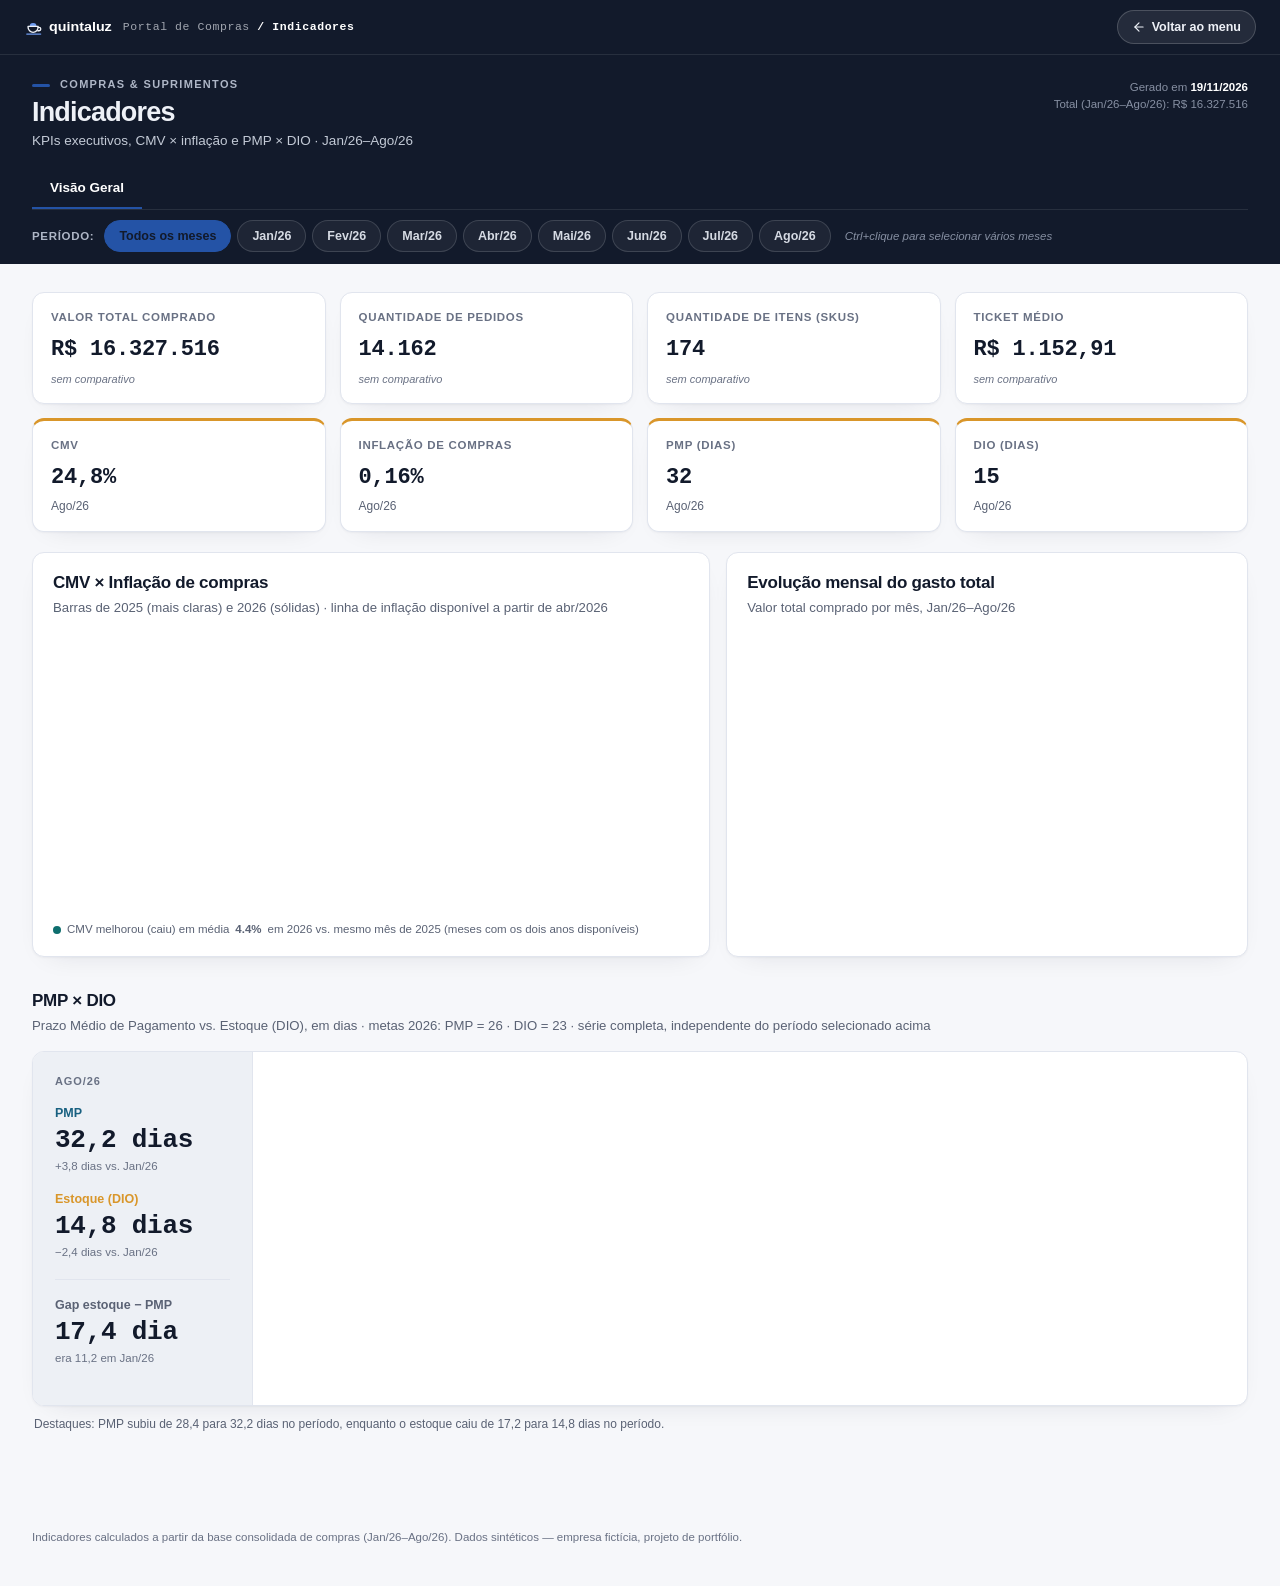
<file: modules/indicadores/index.html>
<!DOCTYPE html>
<html lang="pt-BR">
<head>
<meta charset="UTF-8">
<meta name="viewport" content="width=device-width, initial-scale=1.0">
<title>Indicadores · Quintaluz</title>
<link rel="icon" href="../../assets/favicon.svg" type="image/svg+xml">
<link rel="icon" href="../../assets/favicon.png" type="image/png" sizes="64x64">
<link rel="stylesheet" href="../../shared/portal-style.css">
<link rel="stylesheet" href="../../shared/portal-print.css">
<link rel="stylesheet" href="style.css">
<link rel="stylesheet" href="../../shared/portal-theme.css">
</head>
<body>

<div id="portalTopbar"></div>

<header>
  <div class="header-top">
    <div>
      <p class="brand-eyebrow">Compras &amp; Suprimentos</p>
      <h1 class="brand-title">Indicadores</h1>
      <p class="brand-sub" id="brandSub">KPIs executivos, CMV × inflação e PMP × DIO · Jan–Jun 2026</p>
    </div>
    <div class="header-meta">
      Gerado em <strong id="genDate">—</strong><br>
      <span id="genTotal">—</span>
    </div>
  </div>
  <nav class="tabs" id="tabNav">
    <button data-view="visao" class="active">Visão Geral</button>
  </nav>
  <div class="period-bar" id="periodBar">
    <span class="period-label">Período:</span>
    <div class="period-chips" id="periodChips"></div>
    <span class="period-note" id="periodNote">Ctrl+clique para selecionar vários meses</span>
  </div>
</header>

<main id="mainContent">

  <!-- ================= VISÃO GERAL ================= -->
  <section class="view active" id="view-visao">

    <div class="kpi-grid" id="kpiGrid" style="grid-template-columns:repeat(4,1fr);"></div>
    <div class="kpi-grid" id="kpiGridExterno" style="grid-template-columns:repeat(4,1fr); margin-top:-6px;"></div>

    <div class="grid-2 section-block">
      <div class="card card-grafico">
        <div class="section-title">CMV × Inflação de compras</div>
        <p class="section-sub">Barras de 2025 (mais claras) e 2026 (sólidas) · linha de inflação disponível a partir de abr/2026</p>
        <div class="chart-wrap">
          <canvas id="chartCmvInflacao"></canvas>
        </div>
        <div class="meta-tag" id="cmvMelhoraTag" style="margin-top:8px;"></div>
      </div>
      <div class="card card-grafico">
        <div class="section-title">Evolução mensal do gasto total</div>
        <p class="section-sub" id="gastoMensalSub">Valor total comprado por mês</p>
        <div class="chart-wrap">
          <canvas id="chartGastoMensal"></canvas>
        </div>
      </div>
    </div>

    <div class="section-block">
      <div class="section-title">PMP × DIO</div>
      <p class="section-sub">Prazo Médio de Pagamento vs. Estoque (DIO), em dias · metas 2026: PMP = 26 · DIO = 23 · série completa, independente do período selecionado acima</p>
      <div class="card pmp-dio-card">
        <div class="pmp-dio-side">
          <div class="pmp-dio-side-month" id="pmpDioSideMonth">—</div>
          <div class="pmp-dio-stat">
            <div class="pmp-dio-stat-label pmp">PMP</div>
            <div class="pmp-dio-stat-value" id="pmpDioValPmp">—</div>
            <div class="pmp-dio-stat-delta" id="pmpDioDeltaPmp">—</div>
          </div>
          <div class="pmp-dio-stat">
            <div class="pmp-dio-stat-label dio">Estoque (DIO)</div>
            <div class="pmp-dio-stat-value" id="pmpDioValDio">—</div>
            <div class="pmp-dio-stat-delta" id="pmpDioDeltaDio">—</div>
          </div>
          <div class="pmp-dio-divider"></div>
          <div class="pmp-dio-stat">
            <div class="pmp-dio-stat-label">Gap estoque − PMP</div>
            <div class="pmp-dio-stat-value" id="pmpDioValGap">—</div>
            <div class="pmp-dio-stat-delta" id="pmpDioDeltaGap">—</div>
          </div>
        </div>
        <div class="pmp-dio-chart-wrap">
          <div class="chart-wrap" style="height:300px;">
            <canvas id="chartPmpDio"></canvas>
          </div>
        </div>
      </div>
      <p class="pmp-dio-destaques" id="pmpDioDestaques"></p>
    </div>

  </section>

</main>

<footer>
  Indicadores calculados a partir da base consolidada de compras (<span id="footerPeriodo">—</span>). Dados sintéticos — empresa fictícia, projeto de portfólio.
</footer>

<script src="../../shared/portal-topbar.js"></script>
<script>
  renderPortalTopbar({
    moduleName: 'Indicadores',
    backHref: '../../index.html',
    logoHref: '../../assets/quintaluz-logo.svg'
  });
</script>
<script src="chart.umd.min.js"></script>
<script src="../../shared/portal-charts.js"></script>
<script src="../../shared/portal-period-filter.js"></script>
<script src="data.js"></script>
<script src="dashboard.js"></script>
</body>
</html>
</file>
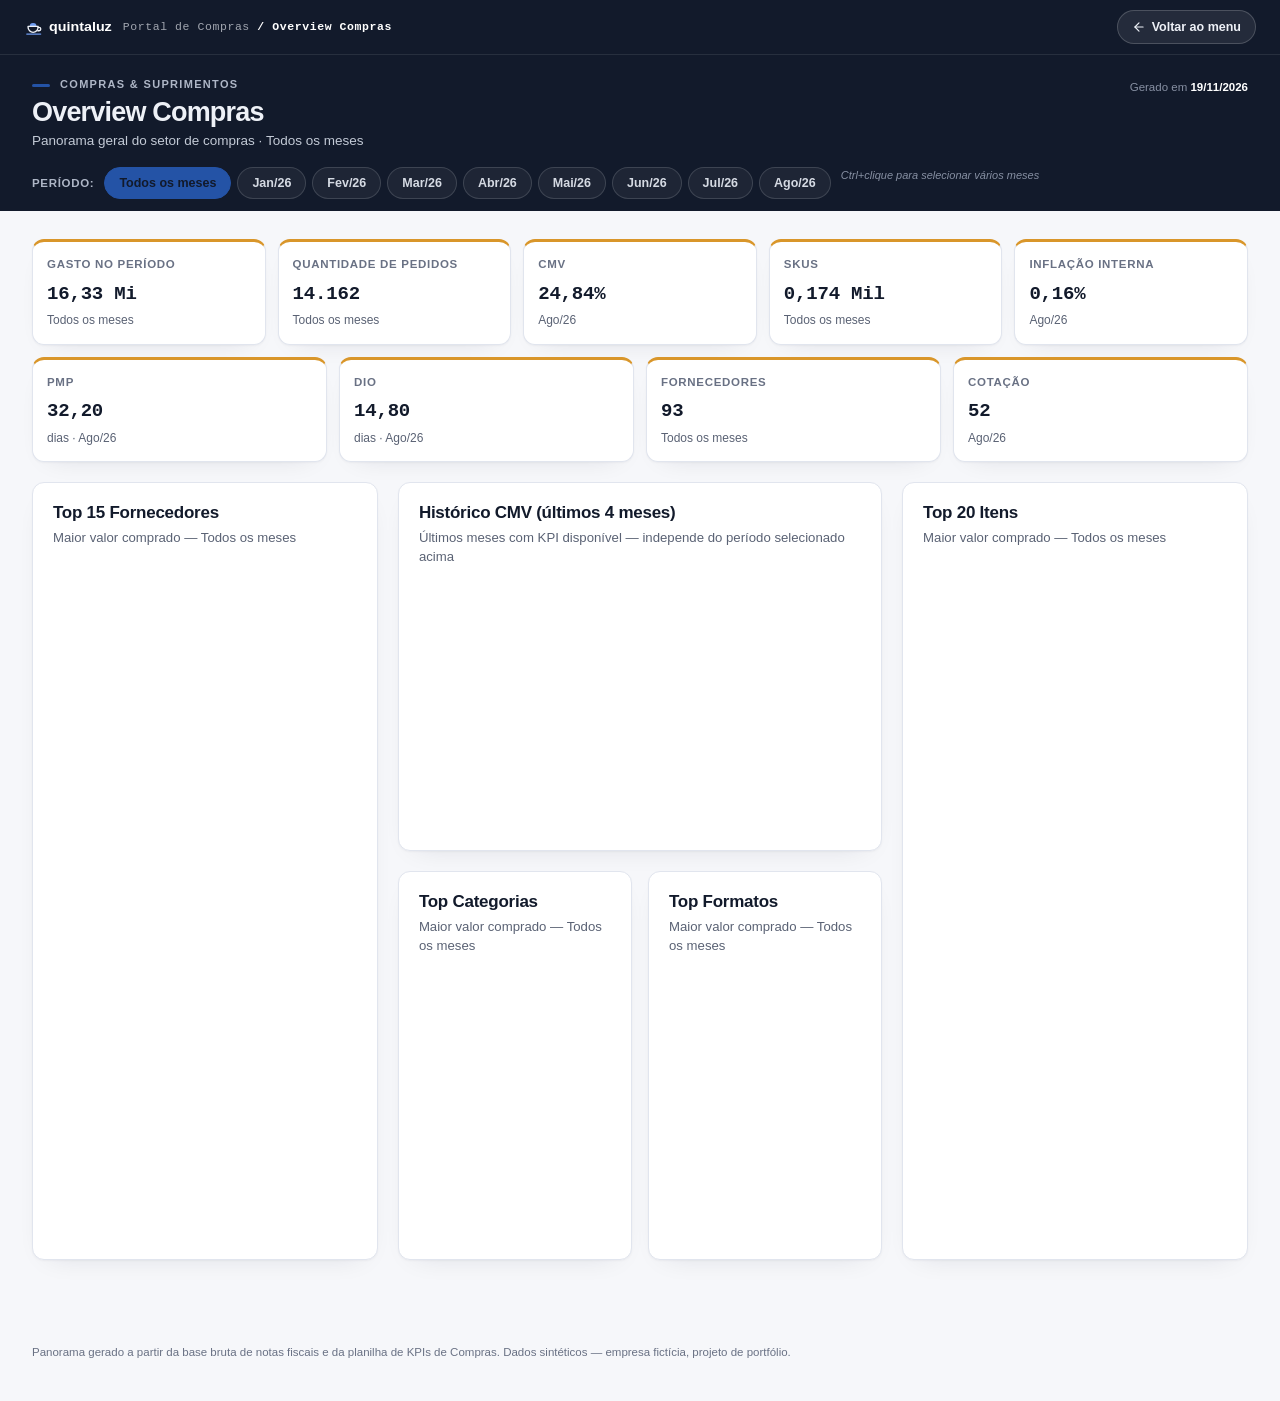
<file: modules/overview-compras/index.html>
<!DOCTYPE html>
<html lang="pt-BR">
<head>
<meta charset="UTF-8">
<meta name="viewport" content="width=device-width, initial-scale=1.0">
<title>Overview Compras · Quintaluz</title>
<link rel="icon" href="../../assets/favicon.svg" type="image/svg+xml">
<link rel="icon" href="../../assets/favicon.png" type="image/png" sizes="64x64">
<link rel="stylesheet" href="../../shared/portal-style.css">
<link rel="stylesheet" href="../../shared/portal-print.css">
<link rel="stylesheet" href="style.css">
<link rel="stylesheet" href="../../shared/portal-theme.css">
</head>
<body>

<div id="portalTopbar"></div>

<header>
  <div class="header-top">
    <div>
      <p class="brand-eyebrow">Compras &amp; Suprimentos</p>
      <h1 class="brand-title">Overview Compras</h1>
      <p class="brand-sub" id="brandSub">Panorama geral do setor de compras</p>
    </div>
    <div class="header-meta">
      Gerado em <strong id="genDate">—</strong>
    </div>
  </div>
  <div class="period-bar" id="periodBar">
    <span class="period-label">Período:</span>
    <div class="period-chips" id="periodChips"></div>
    <span class="period-note">Ctrl+clique para selecionar vários meses</span>
  </div>
</header>

<main id="mainContent">

  <div class="kpi-grid" id="kpiGrid"></div>

  <div class="grid-3 section-block">

    <div class="card card-alto">
      <div class="section-title">Top 15 Fornecedores</div>
      <p class="section-sub" id="topFornecedoresSub">Maior valor comprado no período</p>
      <div class="chart-wrap cresce">
        <canvas id="chartTopFornecedores"></canvas>
      </div>
    </div>

    <div class="middle-col">
      <div class="card">
        <div class="section-title">Histórico CMV (últimos 4 meses)</div>
        <p class="section-sub" id="cmvHistoricoSub">Últimos meses com KPI disponível — independe do período selecionado acima</p>
        <div class="chart-wrap" style="height:250px;">
          <canvas id="chartCmvHistorico"></canvas>
        </div>
      </div>
      <div class="grid-2b">
        <div class="card">
          <div class="section-title">Top Categorias</div>
          <p class="section-sub" id="topGruposSub">Maior valor comprado no período</p>
          <div class="chart-wrap" style="height:270px;">
            <canvas id="chartGrupo"></canvas>
          </div>
        </div>
        <div class="card">
          <div class="section-title">Top Formatos</div>
          <p class="section-sub" id="topSegmentosSub">Maior valor comprado no período</p>
          <div class="chart-wrap" style="height:270px;">
            <canvas id="chartSegmento"></canvas>
          </div>
        </div>
      </div>
    </div>

    <div class="card card-alto">
      <div class="section-title">Top 20 Itens</div>
      <p class="section-sub" id="topItensSub">Maior valor comprado no período</p>
      <div class="chart-wrap cresce">
        <canvas id="chartTopItens"></canvas>
      </div>
    </div>

  </div>

</main>

<footer>
  Panorama gerado a partir da base bruta de notas fiscais e da planilha de KPIs de Compras. Dados sintéticos — empresa fictícia, projeto de portfólio.
</footer>

<script src="../../shared/portal-topbar.js"></script>
<script>
  renderPortalTopbar({
    moduleName: 'Overview Compras',
    backHref: '../../index.html',
    logoHref: '../../assets/quintaluz-logo.svg'
  });
</script>
<script src="chart.umd.min.js"></script>
<script src="../../shared/portal-charts.js"></script>
<script src="../../shared/portal-period-filter.js"></script>
<script src="../../shared/portal-pedidos.js"></script>
<script src="data.js"></script>
<script src="dashboard.js"></script>
</body>
</html>
</file>
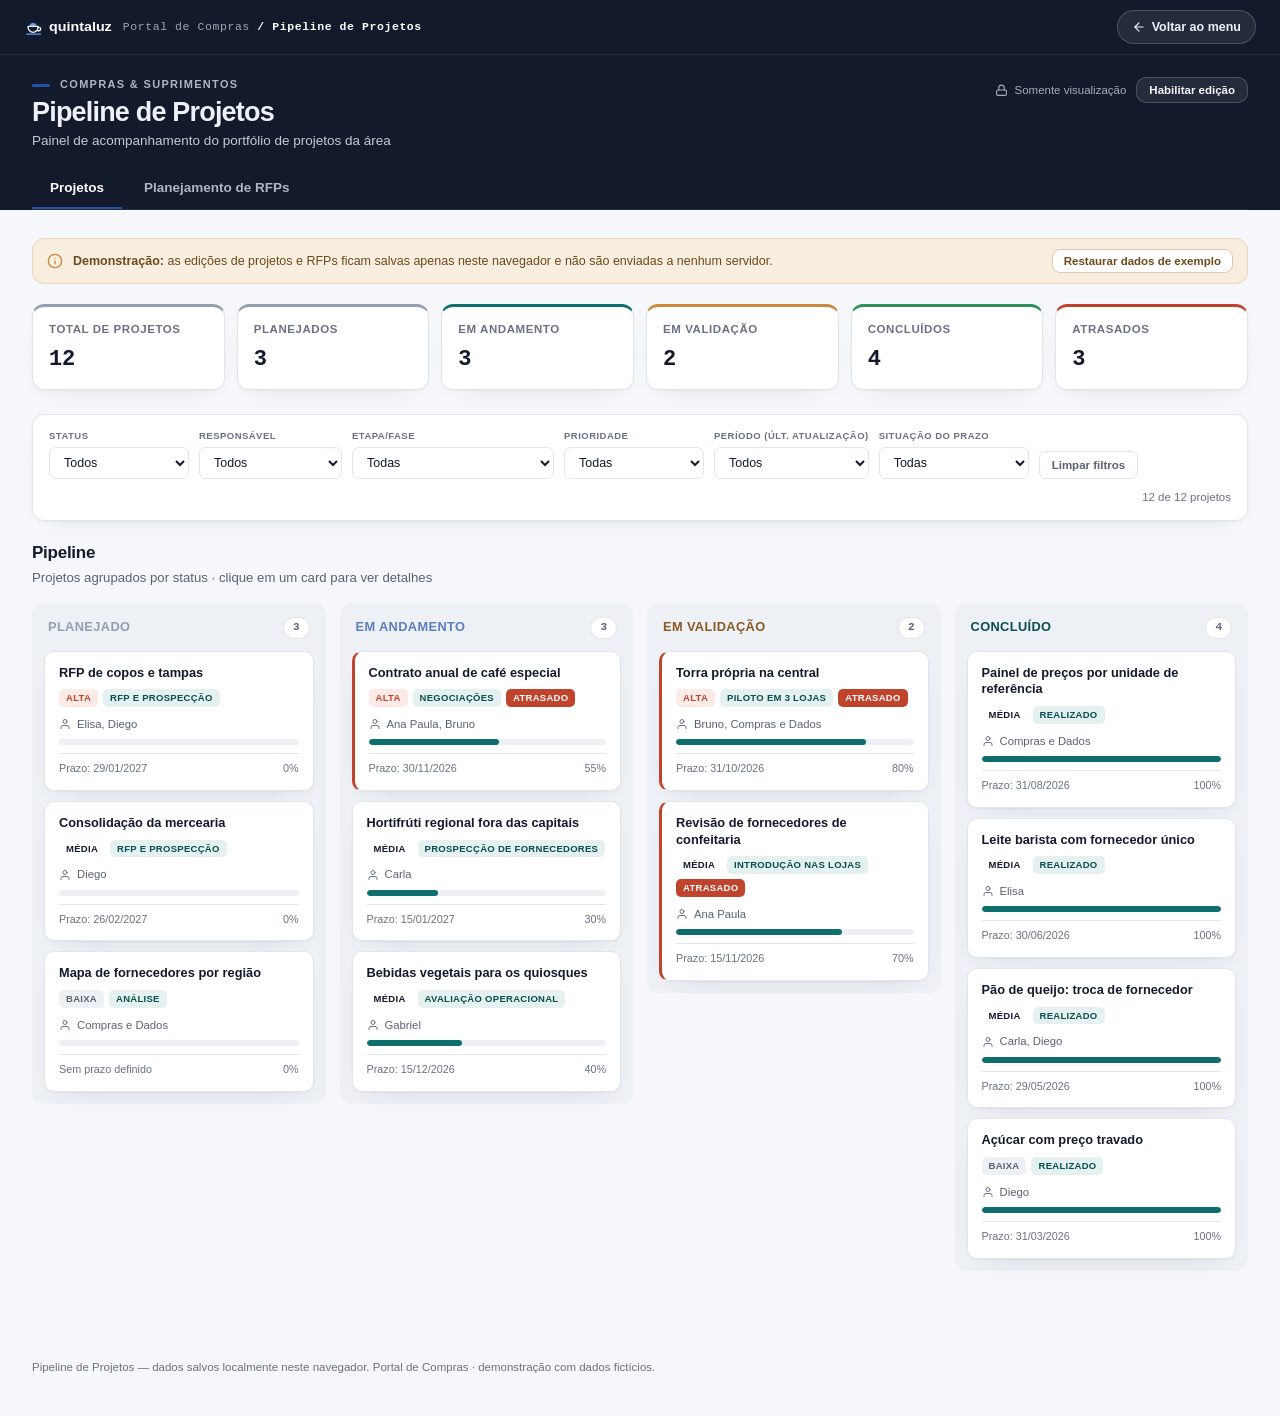
<file: modules/pipeline-projetos/index.html>
<!DOCTYPE html>
<html lang="pt-BR">
<head>
<meta charset="UTF-8">
<meta name="viewport" content="width=device-width, initial-scale=1.0">
<title>Pipeline de Projetos · Quintaluz</title>
<link rel="icon" href="../../assets/favicon.svg" type="image/svg+xml">
<link rel="icon" href="../../assets/favicon.png" type="image/png" sizes="64x64">
<link rel="stylesheet" href="../../shared/portal-style.css">
<link rel="stylesheet" href="../../shared/portal-print.css">
<link rel="stylesheet" href="style.css">
<link rel="stylesheet" href="../../shared/portal-theme.css">
<link rel="stylesheet" href="../../shared/portal-filters.css">
</head>
<body>

<div id="portalTopbar"></div>

<header>
  <div class="header-top">
    <div>
      <p class="brand-eyebrow">Compras &amp; Suprimentos</p>
      <h1 class="brand-title">Pipeline de Projetos</h1>
      <p class="brand-sub">Painel de acompanhamento do portfólio de projetos da área</p>
    </div>
    <div class="lock-box">
      <span class="lock-status" id="lockStatus">
        <svg viewBox="0 0 24 24" fill="none" stroke="currentColor" stroke-width="2" stroke-linecap="round" stroke-linejoin="round"><rect x="3" y="11" width="18" height="10" rx="2"></rect><path d="M7 11V7a5 5 0 0110 0v4"></path></svg>
        Somente visualização
      </span>
      <button class="btn btn-secondary btn-sm" id="btnToggleLock" type="button">Habilitar edição</button>
      <button class="btn btn-secondary btn-sm" id="btnExportarProjetos" type="button" hidden title="Gera o arquivo projetos-publicados.js para publicar esta versão dos projetos para o time">Exportar para publicação</button>
      <button class="btn btn-primary btn-sm" id="btnNovoProjeto" type="button" hidden>
        <svg viewBox="0 0 24 24" fill="none" stroke="currentColor" stroke-width="2" stroke-linecap="round" stroke-linejoin="round"><path d="M12 5v14M5 12h14"></path></svg>
        Novo Projeto
      </button>
    </div>
  </div>
  <nav class="tabs" id="tabNav">
    <button data-view="projetos" class="active">Projetos</button>
    <button data-view="rfps">Planejamento de RFPs</button>
  </nav>
</header>

<main id="mainContent">

  <!-- Aviso da demonstracao: o site e estatico (GitHub Pages), entao as edicoes ficam so no navegador de quem visita -->
  <div class="demo-notice" role="note">
    <svg viewBox="0 0 24 24" fill="none" stroke="currentColor" stroke-width="2" stroke-linecap="round" stroke-linejoin="round" aria-hidden="true"><circle cx="12" cy="12" r="10"></circle><path d="M12 16v-4M12 8h.01"></path></svg>
    <span><b>Demonstração:</b> as edições de projetos e RFPs ficam salvas apenas neste navegador e não são enviadas a nenhum servidor.</span>
    <button class="demo-notice-reset" id="btnRestaurarDemo" type="button">Restaurar dados de exemplo</button>
  </div>

  <!-- ================= PROJETOS (Kanban) ================= -->
  <section class="view active" id="view-projetos">

  <div class="kpi-grid" id="kpiGrid"></div>

  <div class="filter-bar" id="filterBar">
    <div class="filter-field">
      <label for="fltStatus">Status</label>
      <select id="fltStatus">
        <option value="">Todos</option>
        <option value="Planejado">Planejado</option>
        <option value="Em andamento">Em andamento</option>
        <option value="Em validação">Em validação</option>
        <option value="Concluído">Concluído</option>
      </select>
    </div>
    <div class="filter-field">
      <label for="fltResponsavel">Responsável</label>
      <select id="fltResponsavel"><option value="">Todos</option></select>
    </div>
    <div class="filter-field">
      <label for="fltEtapa">Etapa/Fase</label>
      <select id="fltEtapa"><option value="">Todas</option></select>
    </div>
    <div class="filter-field">
      <label for="fltPrioridade">Prioridade</label>
      <select id="fltPrioridade">
        <option value="">Todas</option>
        <option value="Alta">Alta</option>
        <option value="Média">Média</option>
        <option value="Baixa">Baixa</option>
      </select>
    </div>
    <div class="filter-field">
      <label for="fltPeriodo">Período (últ. atualização)</label>
      <select id="fltPeriodo"><option value="">Todos</option></select>
    </div>
    <div class="filter-field">
      <label for="fltPrazo">Situação do prazo</label>
      <select id="fltPrazo">
        <option value="">Todas</option>
        <option value="atrasado">Atrasado</option>
        <option value="no_prazo">No prazo</option>
        <option value="sem_prazo">Sem prazo definido</option>
      </select>
    </div>
    <button class="filter-clear" id="btnLimparFiltros" type="button">Limpar filtros</button>
    <span class="filter-count" id="filterCount"></span>
  </div>

  <div class="section-block">
    <div class="section-title">Pipeline</div>
    <p class="section-sub">Projetos agrupados por status · clique em um card para ver detalhes</p>
    <div class="kanban-board" id="kanbanBoard">
      <div class="kanban-col" data-status="Planejado">
        <div class="kanban-col-head"><h4>Planejado</h4><span class="kanban-count" id="countPlanejado">0</span></div>
        <div class="kanban-col-body" id="colPlanejado"></div>
      </div>
      <div class="kanban-col" data-status="Em andamento">
        <div class="kanban-col-head"><h4>Em andamento</h4><span class="kanban-count" id="countEmAndamento">0</span></div>
        <div class="kanban-col-body" id="colEmAndamento"></div>
      </div>
      <div class="kanban-col" data-status="Em validação">
        <div class="kanban-col-head"><h4>Em validação</h4><span class="kanban-count" id="countEmValidacao">0</span></div>
        <div class="kanban-col-body" id="colEmValidacao"></div>
      </div>
      <div class="kanban-col" data-status="Concluído">
        <div class="kanban-col-head"><h4>Concluído</h4><span class="kanban-count" id="countConcluido">0</span></div>
        <div class="kanban-col-body" id="colConcluido"></div>
      </div>
    </div>
  </div>

  </section>

  <!-- ================= PLANEJAMENTO DE RFPs ================= -->
  <section class="view" id="view-rfps">

    <div class="rfp-head">
      <div>
        <div class="section-title" id="rfpTitulo">Concorrência para itens A, B</div>
        <p class="section-sub">Planejamento das rodadas de concorrência por categoria, mês a mês</p>
      </div>
      <div class="rfp-legenda" id="rfpLegenda"></div>
    </div>

    <div class="filter-bar" id="rfpFilterBar">
      <div class="filter-field"><label id="rfpFCatLabel">Categoria</label><div class="dd-filter" id="rfpFCat"></div></div>
      <div class="filter-field"><label id="rfpFStatusLabel">Status do marco</label><div class="dd-filter" id="rfpFStatus"></div></div>
      <div class="filter-field"><label id="rfpFPeriodoLabel">Período</label><div class="dd-filter" id="rfpFPeriodo"></div></div>
      <button class="filter-clear" id="rfpLimpar" type="button">Limpar filtros</button>
      <span class="filter-count" id="rfpContagem"></span>
      <span id="rfpAcoes"></span>
    </div>

    <div class="card rfp-card">
      <div class="rfp-scroll"><div class="rfp-board" id="rfpBoard"></div></div>
    </div>

  </section>

</main>

<footer>
  Pipeline de Projetos — dados salvos localmente neste navegador. Portal de Compras · demonstração com dados fictícios.
</footer>

<!-- ================= MODAL: Detalhe (somente visualização) ================= -->
<div class="modal-overlay" id="modalDetail" hidden>
  <div class="modal-panel">
    <div class="modal-head">
      <h3 id="detailTitle">Projeto</h3>
      <button class="modal-close" data-close-modal="modalDetail" type="button">
        <svg viewBox="0 0 24 24" fill="none" stroke="currentColor" stroke-width="2" stroke-linecap="round" stroke-linejoin="round"><path d="M18 6L6 18M6 6l12 12"></path></svg>
      </button>
    </div>
    <div class="modal-body detail-view" id="detailBody"></div>
    <div class="modal-foot">
      <button class="btn btn-light" data-close-modal="modalDetail" type="button">Fechar</button>
      <span class="spacer"></span>
      <button class="btn btn-danger" id="btnDetailExcluir" type="button" hidden>Excluir</button>
      <button class="btn btn-primary" id="btnDetailEditar" type="button" hidden>Editar projeto</button>
    </div>
  </div>
</div>

<!-- ================= MODAL: Adicionar / Editar ================= -->
<div class="modal-overlay" id="modalForm" hidden>
  <div class="modal-panel">
    <div class="modal-head">
      <h3 id="formTitle">Novo Projeto</h3>
      <button class="modal-close" data-close-modal="modalForm" type="button">
        <svg viewBox="0 0 24 24" fill="none" stroke="currentColor" stroke-width="2" stroke-linecap="round" stroke-linejoin="round"><path d="M18 6L6 18M6 6l12 12"></path></svg>
      </button>
    </div>
    <div class="modal-body">
      <form id="projectForm">
        <input type="hidden" id="fId">
        <div class="form-grid">
          <div class="form-field full">
            <label for="fNome">Nome do projeto *</label>
            <input type="text" id="fNome" required maxlength="120">
          </div>
          <div class="form-field full">
            <label for="fDescricao">Descrição</label>
            <textarea id="fDescricao" maxlength="600"></textarea>
          </div>
          <div class="form-field full">
            <label>Responsável <span class="form-hint" style="display:inline;">(selecione um ou mais)</span></label>
            <div class="chip-picker" id="fResponsavelChips"></div>
          </div>
          <div class="form-field">
            <label for="fArea">Área/Equipe</label>
            <input type="text" id="fArea" placeholder="Ex.: Compras">
          </div>
          <div class="form-field">
            <label for="fStatus">Status *</label>
            <select id="fStatus" required>
              <option value="Planejado">Planejado</option>
              <option value="Em andamento">Em andamento</option>
              <option value="Em validação">Em validação</option>
              <option value="Concluído">Concluído</option>
            </select>
          </div>
          <div class="form-field">
            <label for="fEtapa">Etapa/Fase</label>
            <input type="text" id="fEtapa" placeholder="Ex.: Negociações">
          </div>
          <div class="form-field">
            <label for="fPrioridade">Prioridade</label>
            <select id="fPrioridade">
              <option value="Alta">Alta</option>
              <option value="Média" selected>Média</option>
              <option value="Baixa">Baixa</option>
            </select>
          </div>
          <div class="form-field">
            <label for="fPercentual">% Conclusão</label>
            <input type="number" id="fPercentual" min="0" max="100" step="5" value="0">
          </div>
          <div class="form-field">
            <label for="fDataInicio">Data de início</label>
            <input type="date" id="fDataInicio">
          </div>
          <div class="form-field">
            <label for="fDataPrevisao">Data prevista de conclusão</label>
            <input type="date" id="fDataPrevisao">
          </div>
          <div class="form-field">
            <label for="fSaving">Saving Potencial/Real</label>
            <input type="text" id="fSaving" placeholder="Ex.: R$10.000 – Potencial">
          </div>
          <div class="form-field">
            <label for="fUltimaAtualizacao">Última atualização</label>
            <input type="date" id="fUltimaAtualizacao">
          </div>
          <div class="form-field full">
            <label for="fObservacoes">Observações</label>
            <textarea id="fObservacoes" maxlength="400"></textarea>
          </div>
        </div>
      </form>
    </div>
    <div class="modal-foot">
      <button class="btn btn-light" data-close-modal="modalForm" type="button">Cancelar</button>
      <span class="spacer"></span>
      <button class="btn btn-primary" id="btnSalvarProjeto" type="button">Salvar projeto</button>
    </div>
  </div>
</div>

<!-- ================= MODAL: Confirmar exclusão ================= -->
<div class="modal-overlay" id="modalConfirmDelete" hidden>
  <div class="modal-panel modal-sm">
    <div class="modal-head">
      <h3>Excluir projeto</h3>
      <button class="modal-close" data-close-modal="modalConfirmDelete" type="button">
        <svg viewBox="0 0 24 24" fill="none" stroke="currentColor" stroke-width="2" stroke-linecap="round" stroke-linejoin="round"><path d="M18 6L6 18M6 6l12 12"></path></svg>
      </button>
    </div>
    <div class="modal-body">
      <p style="font-size:13px;color:var(--text-soft);margin:0;">Tem certeza que deseja excluir <b id="deleteProjectName">este projeto</b>? Essa ação não pode ser desfeita.</p>
    </div>
    <div class="modal-foot">
      <button class="btn btn-light" data-close-modal="modalConfirmDelete" type="button">Cancelar</button>
      <span class="spacer"></span>
      <button class="btn btn-danger" id="btnConfirmarExclusao" type="button">Excluir definitivamente</button>
    </div>
  </div>
</div>

<!-- ================= MODAL: Habilitar edição (senha) ================= -->
<div class="modal-overlay" id="modalLock" hidden>
  <div class="modal-panel modal-sm">
    <div class="modal-head">
      <h3>Habilitar edição</h3>
      <button class="modal-close" data-close-modal="modalLock" type="button">
        <svg viewBox="0 0 24 24" fill="none" stroke="currentColor" stroke-width="2" stroke-linecap="round" stroke-linejoin="round"><path d="M18 6L6 18M6 6l12 12"></path></svg>
      </button>
    </div>
    <div class="modal-body">
      <div class="form-field">
        <label for="fSenha">Senha de edição</label>
        <input type="password" id="fSenha" placeholder="Digite a senha">
        <p class="form-hint">Versão de demonstração: a senha é <b>demo</b>.</p>
        <p class="form-hint" id="lockError" style="color:var(--red);display:none;">Senha incorreta.</p>
      </div>
    </div>
    <div class="modal-foot">
      <button class="btn btn-light" data-close-modal="modalLock" type="button">Cancelar</button>
      <span class="spacer"></span>
      <button class="btn btn-primary" id="btnConfirmarSenha" type="button">Entrar</button>
    </div>
  </div>
</div>

<script src="../../shared/portal-topbar.js"></script>
<script>
  renderPortalTopbar({
    moduleName: 'Pipeline de Projetos',
    backHref: '../../index.html',
    logoHref: '../../assets/quintaluz-logo.svg'
  });
</script>
<script src="projetos-publicados.js"></script>
<script src="dashboard.js"></script>
<script src="../../shared/portal-filters.js"></script>
<script src="rfps-data.js"></script>
<script src="rfps.js"></script>
<script>
  // Restaura os projetos e RFPs ficticios originais (apaga so as chaves desta pagina no localStorage)
  document.getElementById('btnRestaurarDemo').addEventListener('click', function () {
    if (!confirm('Apagar as edições feitas neste navegador e voltar aos dados de exemplo?')) return;
    try {
      ['quintaluz_cafes_pipeline_projetos_v2', 'quintaluz_cafes_pipeline_rfps_v2', 'quintaluz_pipeline_edit_unlocked']
        .forEach(function (k) { localStorage.removeItem(k); });
    } catch (e) {}
    location.reload();
  });
</script>
</body>
</html>
</file>
<file: shared/portal-style.css>
:root{
  --brand: #2453A6;
  --brand-deep: #15306A;
  --brand-light: #6E9BF0;
  --brand-tint: #E8EEFA;
  --ink: #121A2B;
  --paper: #F6F7FA;
  --surface: #FFFFFF;
  --line: #E1E5EE;
  --muted: #6B7385;
  --active-green: #1F7A52;
  --active-green-bg: #E7F3EC;
  --sans-portal: -apple-system, BlinkMacSystemFont, "Segoe UI", Roboto, Helvetica, Arial, sans-serif;
  --mono-portal: ui-monospace, "SFMono-Regular", Menlo, Consolas, monospace;
  --radius-portal: 14px;
}

/* ===================== Topbar (usado em todos os modulos) ===================== */
.portal-topbar{
  background: var(--ink);
  color:#EEF1F7;
  font-family: var(--sans-portal);
  display:flex;
  align-items:center;
  justify-content:space-between;
  padding:10px 24px;
  gap:16px;
  position:sticky;
  top:0;
  z-index:100;
}
.portal-topbar .brand-mini{
  display:flex;
  align-items:center;
  gap:10px;
  min-width:0;
}
.portal-topbar .brand-mini img{
  height:20px;
  display:block;
  flex-shrink:0;
}
.portal-topbar .crumb{
  font-family: var(--mono-portal);
  font-size:11.5px;
  letter-spacing:.05em;
  color:rgba(238,241,247,0.65);
  white-space:nowrap;
  overflow:hidden;
  text-overflow:ellipsis;
}
.portal-topbar .crumb strong{
  color:#fff;
  font-weight:600;
}
.portal-topbar .crumb-home-link{
  color:inherit;
  text-decoration:none;
  cursor:pointer;
}
.portal-topbar .crumb-home-link:hover{
  color:#fff;
  text-decoration:underline;
}
.portal-back-btn{
  display:inline-flex;
  align-items:center;
  gap:6px;
  background:rgba(255,255,255,0.08);
  border:1px solid rgba(255,255,255,0.18);
  color:#EEF1F7;
  font-family: var(--sans-portal);
  font-size:12.5px;
  font-weight:600;
  padding:7px 14px;
  border-radius:20px;
  text-decoration:none;
  white-space:nowrap;
  transition: background .15s ease, border-color .15s ease;
}
.portal-back-btn:hover{
  background: var(--brand);
  border-color: var(--brand);
}
.portal-back-btn svg{
  width:14px;
  height:14px;
  flex-shrink:0;
}

@media (max-width:640px){
  .portal-topbar .crumb{display:none;}
  .portal-topbar{padding:9px 16px;}
}
</file>
<file: shared/portal-print.css>
/* ===================== Higiene geral de impressao (Ctrl+P do navegador) ===================== */
/* O portal nao oferece mais um botao dedicado de "Exportar PDF" — estas regras
   so entram em acao se o usuario imprimir manualmente (Ctrl+P), garantindo que
   controles interativos nao apareçam impressos. */

.topbar-actions{
  display:flex;
  align-items:center;
  gap:8px;
}

@media print{
  /* Esconde navegacao, filtros e controles interativos — nao fazem sentido no papel */
  .portal-topbar,
  header nav.tabs,
  .period-bar,
  .table-toolbar,
  .search-input,
  .item-picker,
  .toggle-group,
  #tabNav {
    display:none !important;
  }

  body{ background:#fff !important; }
  main{ max-width:100% !important; padding:0 12px !important; }
  header{ position:static !important; box-shadow:none !important; }

  /* Garante que so a aba ativa seja impressa (o resto ja fica display:none via JS) */
  .view:not(.active){ display:none !important; }

  /* Evita cortar cards/graficos no meio entre paginas */
  .card, .kpi-card, .section-block, .insight-card, table{
    break-inside: avoid;
    page-break-inside: avoid;
    box-shadow:none !important;
  }

  a[href]::after{ content:none !important; }

  canvas{ max-width:100% !important; }
}
</file>
<file: modules/analise-itens/style.css>
:root{
    --bg:#F3F4F7;
    --surface:#FFFFFF;
    --border:#E2E5EA;
    --text:#171B24;
    --text-soft:#5B6472;
    --text-faint:#8D95A3;
    --accent:#0E6E6E;
    --accent-dark:#0A4F4F;
    --accent-soft:#E4F1F0;
    --amber:#C98A3B;
    --amber-soft:#F8EEE0;
    --slate:#94A0AF;
    --slate-soft:#EEF0F3;
    --green:#2F8F5B;
    --red:#C0442C;
    --mono: ui-monospace, "SFMono-Regular", Menlo, Consolas, monospace;
    --sans: -apple-system, BlinkMacSystemFont, "Segoe UI", Roboto, Helvetica, Arial, sans-serif;
    --radius: 10px;
    --shadow: 0 1px 2px rgba(23,27,36,0.04), 0 1px 12px rgba(23,27,36,0.04);
  }
  *{box-sizing:border-box;}
  html,body{margin:0;padding:0;}
  body{
    background:var(--bg);
    color:var(--text);
    font-family:var(--sans);
    -webkit-font-smoothing:antialiased;
    font-size:14px;
    line-height:1.45;
  }
  ::selection{background:var(--accent);color:#fff;}

  /* ---------- Header ---------- */
  header{
    background:#12181C;
    color:#F5F6F7;
    padding:22px 32px 0 32px;
    position:sticky;
    top:0;
    z-index:50;
  }
  .header-top{
    display:flex;
    align-items:flex-start;
    justify-content:space-between;
    gap:24px;
    max-width:1400px;
    margin:0 auto;
  }
  .brand-eyebrow{
    text-transform:uppercase;
    letter-spacing:.12em;
    font-size:11px;
    color:#8FB8B6;
    font-weight:600;
    margin:0 0 4px 0;
  }
  h1.brand-title{
    font-size:22px;
    font-weight:700;
    margin:0 0 4px 0;
    letter-spacing:-0.01em;
  }
  .brand-sub{
    font-size:12.5px;
    color:#A7ADB6;
    margin:0;
  }
  .header-meta{
    text-align:right;
    font-size:11.5px;
    color:#9AA1AB;
    white-space:nowrap;
    padding-top:2px;
  }
  .header-meta strong{color:#F5F6F7;font-weight:600;}

  nav.tabs{
    max-width:1400px;
    margin:18px auto 0 auto;
    display:flex;
    gap:4px;
    overflow-x:auto;
    border-bottom:1px solid #262E33;
  }
  nav.tabs button{
    background:transparent;
    border:none;
    color:#9AA1AB;
    font-family:var(--sans);
    font-size:13px;
    font-weight:600;
    padding:10px 16px 12px 16px;
    cursor:pointer;
    white-space:nowrap;
    border-bottom:2px solid transparent;
    transition:color .15s ease, border-color .15s ease;
  }
  nav.tabs button:hover{color:#E4F1F0;}
  nav.tabs button.active{
    color:#fff;
    border-bottom-color:var(--accent);
  }

  .period-bar{
    max-width:1400px;
    margin:0 auto;
    display:flex;
    align-items:center;
    gap:10px;
    padding:10px 0 12px 0;
    flex-wrap:wrap;
  }
  .period-label{
    font-size:11.5px;
    font-weight:700;
    color:#9AA1AB;
    text-transform:uppercase;
    letter-spacing:.06em;
  }
  .period-chips{display:flex;gap:6px;flex-wrap:wrap;}
  .period-chip{
    border:1px solid #2B333A;
    background:#1B2227;
    color:#B8BFC8;
    font-size:12px;
    font-weight:600;
    padding:5px 13px;
    border-radius:20px;
    cursor:pointer;
    transition:background .15s ease, color .15s ease, border-color .15s ease;
  }
  .period-chip:hover{border-color:var(--accent);color:#fff;}
  .period-chip.active{
    background:var(--accent);
    border-color:var(--accent);
    color:#fff;
  }
  .period-note{
    font-size:11.5px;
    color:#6E7580;
    font-style:italic;
    margin-left:4px;
  }

  /* ---------- Layout ---------- */
  main{
    max-width:1400px;
    margin:0 auto;
    padding:28px 32px 64px 32px;
  }
  .view{display:none;}
  .view.active{display:block;animation:fadeIn .25s ease;}
  @keyframes fadeIn{from{opacity:0;transform:translateY(4px);}to{opacity:1;transform:translateY(0);}}

  .section-title{
    font-size:15px;
    font-weight:700;
    margin:0 0 2px 0;
    display:flex;
    align-items:center;
    gap:8px;
  }
  .section-sub{
    font-size:12.5px;
    color:var(--text-soft);
    margin:0 0 16px 0;
  }
  .section-block{margin-bottom:32px;}

  .card{
    background:var(--surface);
    border:1px solid var(--border);
    border-radius:var(--radius);
    box-shadow:var(--shadow);
    padding:18px 20px;
  }

  /* ---------- KPI Grid ---------- */
  .kpi-grid{
    display:grid;
    grid-template-columns:repeat(6,1fr);
    gap:14px;
    margin-bottom:20px;
  }
  .kpi-card{
    background:var(--surface);
    border:1px solid var(--border);
    border-radius:var(--radius);
    box-shadow:var(--shadow);
    padding:16px 18px;
    position:relative;
    overflow:hidden;
  }
  .kpi-card .label{
    font-size:11px;
    text-transform:uppercase;
    letter-spacing:.06em;
    color:var(--text-faint);
    font-weight:700;
    margin-bottom:8px;
  }
  .kpi-card .value{
    font-family:var(--mono);
    font-size:22px;
    font-weight:700;
    letter-spacing:-0.01em;
    color:var(--text);
  }
  .kpi-card .sub{
    font-size:11.5px;
    color:var(--text-soft);
    margin-top:4px;
  }
  .kpi-card.accent-a{border-top:3px solid var(--accent);}
  .kpi-card.accent-b{border-top:3px solid var(--amber);}
  .kpi-card.accent-c{border-top:3px solid var(--slate);}

  /* ---------- Hero stat ---------- */
  .hero{
    display:grid;
    grid-template-columns:1.1fr 1fr;
    gap:20px;
    margin-bottom:24px;
  }
  .hero-stat{
    background:linear-gradient(135deg,var(--accent-dark) 0%, var(--accent) 100%);
    color:#fff;
    border-radius:var(--radius);
    padding:26px 28px;
    display:flex;
    flex-direction:column;
    justify-content:center;
    box-shadow:var(--shadow);
  }
  .hero-stat .big{
    font-family:var(--mono);
    font-size:46px;
    font-weight:800;
    line-height:1;
    letter-spacing:-0.02em;
  }
  .hero-stat .big span{font-size:22px;font-weight:700;opacity:.85;}
  .hero-stat .desc{
    font-size:13.5px;
    margin-top:10px;
    max-width:380px;
    color:#E4F1F0;
    line-height:1.5;
  }
  .hero-stat .desc b{color:#fff;}

  .hero-chart-card{
    background:var(--surface);
    border:1px solid var(--border);
    border-radius:var(--radius);
    box-shadow:var(--shadow);
    padding:16px 18px 10px 18px;
    display:flex;
    flex-direction:column;
  }
  .hero-chart-card .chart-title{font-size:12.5px;font-weight:700;color:var(--text-soft);margin-bottom:6px;}
  .chart-wrap{position:relative;width:100%;}

  /* ---------- Grid helpers ---------- */
  .grid-2{display:grid;grid-template-columns:1.3fr 1fr;gap:16px;}
  .grid-2b{display:grid;grid-template-columns:1fr 1fr;gap:16px;}

  /* ---------- Tables ---------- */
  table{width:100%;border-collapse:collapse;font-size:12.8px;}
  thead th{
    text-align:left;
    font-size:10.8px;
    text-transform:uppercase;
    letter-spacing:.04em;
    color:var(--text-faint);
    font-weight:700;
    padding:8px 10px;
    border-bottom:1px solid var(--border);
    cursor:pointer;
    user-select:none;
    white-space:nowrap;
  }
  thead th:hover{color:var(--accent);}
  thead th.sorted-asc::after{content:" ▲";font-size:9px;}
  thead th.sorted-desc::after{content:" ▼";font-size:9px;}
  tbody td{
    padding:8px 10px;
    border-bottom:1px solid var(--border);
    white-space:nowrap;
  }
  tbody tr:hover{background:#FAFBFC;}
  td.num, th.num{text-align:right;font-family:var(--mono);}
  .pill{
    display:inline-block;
    font-size:11px;
    font-weight:700;
    padding:2px 8px;
    border-radius:20px;
  }
  .pill-A{background:var(--accent-soft);color:var(--accent-dark);}
  .pill-B{background:var(--amber-soft);color:#8A5A20;}
  .pill-C{background:var(--slate-soft);color:#5B6472;}

  .table-scroll{overflow-x:auto;}
  .table-toolbar{
    display:flex;
    align-items:center;
    justify-content:space-between;
    gap:12px;
    margin-bottom:12px;
    flex-wrap:wrap;
  }
  .search-input{
    padding:8px 12px;
    border:1px solid var(--border);
    border-radius:8px;
    font-size:12.8px;
    font-family:var(--sans);
    width:240px;
    background:#fff;
  }
  .search-input:focus{outline:2px solid var(--accent-soft);border-color:var(--accent);}
  .filter-chips{display:flex;gap:6px;}
  .chip{
    border:1px solid var(--border);
    background:#fff;
    color:var(--text-soft);
    font-size:11.5px;
    font-weight:700;
    padding:6px 12px;
    border-radius:20px;
    cursor:pointer;
  }
  .chip.active{background:var(--text);color:#fff;border-color:var(--text);}

  /* ---------- Heatmap ---------- */
  .heatmap-scroll{overflow-x:auto;}
  .heatmap{border-collapse:collapse;font-size:11.8px;}
  .heatmap th{
    font-size:10px;
    text-transform:uppercase;
    letter-spacing:.03em;
    color:var(--text-faint);
    font-weight:700;
    padding:6px 8px;
    white-space:nowrap;
  }
  .heatmap td{
    padding:6px 8px;
    text-align:right;
    font-family:var(--mono);
    white-space:nowrap;
    border-bottom:1px solid #F0F1F3;
  }
  .heatmap td.fname{
    text-align:left;
    font-family:var(--sans);
    font-weight:600;
    color:var(--text);
    position:sticky;
    left:0;
    background:#fff;
  }
  .legend-scale{display:flex;align-items:center;gap:8px;font-size:11px;color:var(--text-soft);margin-top:10px;}
  .legend-swatch{width:60px;height:10px;border-radius:3px;background:linear-gradient(90deg,#F3F4F7,var(--accent));}

  /* ---------- Toggle buttons ---------- */
  .toggle-group{display:flex;gap:6px;}
  .toggle-btn{
    border:1px solid var(--border);
    background:#fff;
    color:var(--text-soft);
    font-size:11.5px;
    font-weight:700;
    padding:6px 14px;
    border-radius:8px;
    cursor:pointer;
  }
  .toggle-btn.active{background:var(--accent);color:#fff;border-color:var(--accent);}

  footer{
    max-width:1400px;
    margin:0 auto;
    padding:0 32px 40px 32px;
    color:var(--text-faint);
    font-size:11.5px;
  }

  @media (max-width:1100px){
    .kpi-grid{grid-template-columns:repeat(3,1fr);}
  }
  @media (max-width:900px){
    .kpi-grid{grid-template-columns:repeat(2,1fr);}
    .hero{grid-template-columns:1fr;}
    .grid-2,.grid-2b{grid-template-columns:1fr;}
  }

/* ===================== Filtros ===================== */
.filter-panel{
  display:grid;
  grid-template-columns:repeat(5, 1fr);
  gap:12px;
  margin-bottom:14px;
}
.filter-field label{
  display:block;
  font-size:10.5px;
  font-weight:700;
  text-transform:uppercase;
  letter-spacing:.04em;
  color:var(--text-faint);
  margin-bottom:5px;
}
.filter-field select,
.filter-field input{
  width:100%;
  padding:8px 10px;
  border:1px solid var(--border);
  border-radius:8px;
  font-size:12.5px;
  font-family:var(--sans);
  background:#fff;
  color:var(--text);
}
.filter-field select:focus,
.filter-field input:focus{
  outline:2px solid var(--accent-soft);
  border-color:var(--accent);
}

.filter-field-descforn{grid-column:span 2;}

/* (Filtro suspenso com checkboxes e calendário de período: shared/portal-filters.css) */

/* ---------- Barra de rolagem horizontal superior da tabela ---------- */
.table-xscroll{overflow-x:auto;overflow-y:hidden;margin-bottom:2px;}
.table-xscroll[hidden]{display:none;}
.table-xscroll > div{height:1px;}
.filter-toolbar{
  display:flex;
  align-items:center;
  justify-content:space-between;
  gap:12px;
  flex-wrap:wrap;
  margin-bottom:14px;
}
.filter-toolbar .result-count{
  font-size:12px;
  color:var(--text-soft);
  font-weight:600;
}
.btn-secondary{
  border:1px solid var(--border);
  background:#fff;
  color:var(--text-soft);
  font-size:12px;
  font-weight:700;
  padding:8px 14px;
  border-radius:8px;
  cursor:pointer;
  transition:border-color .15s ease, color .15s ease;
}
.btn-secondary:hover{border-color:var(--accent);color:var(--accent-dark);}
.btn-primary{
  display:inline-flex;
  align-items:center;
  gap:6px;
  border:none;
  background:var(--accent);
  color:#fff;
  font-size:12px;
  font-weight:700;
  padding:8px 16px;
  border-radius:8px;
  cursor:pointer;
  transition:background .15s ease;
}
.btn-primary:hover{background:var(--accent-dark);}
.btn-primary svg{width:14px;height:14px;}

/* ===================== Tabela detalhada ===================== */
.detail-table-wrap{overflow-x:auto;}
#detailTable{font-size:12.3px;}
#detailTable th{white-space:nowrap;}
#detailTable td{white-space:nowrap; max-width:280px; overflow:hidden; text-overflow:ellipsis;}

/* ===================== Paginacao ===================== */
.pagination{
  display:flex;
  align-items:center;
  justify-content:space-between;
  gap:12px;
  margin-top:14px;
  flex-wrap:wrap;
}
.pagination .page-info{font-size:12px;color:var(--text-soft);}
.pagination .page-controls{display:flex;gap:6px;align-items:center;}
.pagination button{
  border:1px solid var(--border);
  background:#fff;
  color:var(--text-soft);
  font-size:12px;
  font-weight:700;
  padding:6px 12px;
  border-radius:6px;
  cursor:pointer;
}
.pagination button:hover:not(:disabled){border-color:var(--accent);color:var(--accent-dark);}
.pagination button:disabled{opacity:.4;cursor:default;}
.pagination select{
  border:1px solid var(--border);
  border-radius:6px;
  padding:6px 8px;
  font-size:12px;
  background:#fff;
}

@media (max-width:1100px){
  .filter-panel{grid-template-columns:repeat(3, 1fr);}
  .filter-field-descforn{grid-column:span 1;}
}
@media (max-width:700px){
  .filter-panel{grid-template-columns:repeat(2, 1fr);}
}

/* ===================== Linha de totais ===================== */
#detailTable tfoot td{
  font-weight:800;
  background:var(--accent-soft);
  color:var(--accent-dark);
  border-top:2px solid var(--accent);
  border-bottom:none;
  position:sticky;
  bottom:0;
}

/* ===================== Data quality note ===================== */
.dq-note{
  font-size:11.5px;
  color:var(--text-faint);
  background:var(--slate-soft);
  border-radius:8px;
  padding:8px 12px;
  margin-top:10px;
  line-height:1.5;
}
.dq-note b{color:var(--text-soft);}

/* ===================== Heatmap de precos por regiao ===================== */
#geoPriceTable td.price-cell{
  font-family:var(--mono);
  font-weight:700;
  text-align:right;
  white-space:nowrap;
}
#geoPriceTable td.price-empty{
  color:var(--text-faint);
  text-align:center;
  font-weight:400;
}
#geoPriceTable td.item-name{
  max-width:260px;
  overflow:hidden;
  text-overflow:ellipsis;
  white-space:nowrap;
}
.geo-kpi-row{
  display:grid;
  grid-template-columns:repeat(4,1fr);
  gap:14px;
  margin-bottom:18px;
}
@media (max-width:900px){
  .geo-kpi-row{grid-template-columns:repeat(2,1fr);}
}

/* ===================== Treemap (Inteligencia de Compras) ===================== */
.treemap{
  display:grid;
  gap:3px;
  width:100%;
}
.treemap-cell{
  border-radius:6px;
  padding:8px 10px;
  color:#fff;
  display:flex;
  flex-direction:column;
  justify-content:space-between;
  overflow:hidden;
  position:relative;
  min-height:36px;
}
.treemap-cell .name{
  font-size:11.5px;
  font-weight:700;
  line-height:1.2;
  text-shadow:0 1px 2px rgba(0,0,0,0.15);
}
.treemap-cell .value{
  font-family:var(--mono);
  font-size:11px;
  opacity:.92;
}
.treemap-cell.small .name, .treemap-cell.small .value{font-size:9.5px;}

/* ===================== Meta reference tag ===================== */
.meta-tag{
  display:flex;
  align-items:center;
  gap:6px;
  font-size:11.5px;
  color:var(--text-soft);
}

/* Unidade de referencia (UM) ao lado do preco unitario */
.um-ref{font-size:12px;color:var(--text-soft);}
.um-ref b{color:var(--text);}
.um-suffix{font-size:10.5px;font-weight:500;opacity:.75;white-space:nowrap;}

/* ===================== Historico de Precos: busca de item e avisos ===================== */
.filter-panel-hist{grid-template-columns:repeat(4, 1fr) minmax(220px, 1.6fr);}
.filter-panel-3{grid-template-columns:repeat(3, minmax(0, 340px));}
@media (max-width:1100px){
  .filter-panel.filter-panel-3{grid-template-columns:repeat(2, minmax(0, 1fr));}
}
@media (max-width:700px){
  .filter-panel.filter-panel-3{grid-template-columns:minmax(0, 1fr);}
}
.item-search{position:relative;}
.item-search input{padding-right:30px;}
.item-search-clear{
  position:absolute;right:4px;bottom:3px;
  border:0;background:none;cursor:pointer;
  color:var(--text-faint);font-size:18px;line-height:1;padding:4px 8px;
}
.item-search-clear:hover{color:var(--text);}
.item-search-clear[hidden],.item-suggest[hidden]{display:none !important;}
.item-suggest{
  position:absolute;z-index:40;left:0;right:0;top:100%;margin:4px 0 0;padding:4px;list-style:none;
  background:var(--surface);border:1px solid var(--border);border-radius:8px;
  box-shadow:0 8px 24px rgba(0,0,0,.14);max-height:320px;overflow-y:auto;
}
.item-suggest li{
  display:flex;justify-content:space-between;align-items:baseline;gap:10px;
  padding:7px 10px;border-radius:6px;font-size:12.5px;color:var(--text);cursor:pointer;
}
.item-suggest li .meta{font-size:11px;color:var(--text-faint);white-space:nowrap;}
.item-suggest li.ativo,.item-suggest li:hover{background:var(--accent-soft);}
.item-suggest li.msg{cursor:default;color:var(--text-soft);background:none;white-space:normal;}
.hist-aviso{
  text-align:center;color:var(--text-soft);font-size:13px;padding:36px 20px;margin-bottom:32px;
}
.hist-aviso-interno{margin:0;padding:60px 20px;}
.hist-aviso[hidden],#hCharts[hidden],#hPrecoWrap[hidden]{display:none !important;}
@media (max-width:1100px){
  .filter-panel.filter-panel-hist{grid-template-columns:repeat(3, 1fr);}
}
@media (max-width:700px){
  .filter-panel.filter-panel-hist{grid-template-columns:repeat(2, 1fr);}
}

/* ---------- Curva ABC: resumo por classe estreito + ranking de itens compacto ----------
   O resumo (so' duas colunas) ocupa o minimo; o ranking usa o resto da largura e linhas compactas (fonte >= 12 px) para
   que os 10 primeiros itens apareçam por inteiro, com todas as colunas, sem rolagem; os demais (ate o 30º) rolam. */
.abc-grid{display:grid;grid-template-columns:340px 1fr;gap:16px;}
#rankingItensScroll{max-height:281px;overflow-y:auto;}   /* cabecalho de 30 px + 10 linhas de 25 px */
#rankingItensTable thead th{font-size:12px;padding:0 10px;height:30px;position:sticky;top:0;background:#fff;z-index:1;}
#rankingItensTable tbody td{font-size:12.5px;padding:0 10px;height:25px;}
#rankingItensTable .pill{font-size:12px;padding:0 8px;line-height:18px;}
@media (max-width:1100px){
  .abc-grid{grid-template-columns:1fr;}
}
</file>
<file: shared/portal-theme.css>
/* ==========================================================================
   Portal de Compras — tema visual compartilhado (todas as páginas de módulo)
   --------------------------------------------------------------------------
   Carregado DEPOIS do style.css de cada módulo, só sobrescreve o "cromo" da
   interface (canvas, cabeçalho, abas, filtros, cards, tabelas, controles,
   botões primários, foco). Não toca em funcionalidade nem em cores de DADO
   (séries de gráfico, semáforos, classes A/B/C, status): essas continuam
   usando --accent / --amber / --red etc. dos próprios módulos, porque
   carregam significado.

   Sistema: tinta (#121A2B) + papel (#F6F7FA) + azul-anil da marca como único
   acento de interface (aba/filtro ativo, ação primária, foco). O mesmo
   vocabulário do menu principal.
   ========================================================================== */

:root{
  /* marca e neutros quentes (mesmos valores do menu principal) */
  --brand:#2453A6;
  --brand-deep:#15306A;
  --brand-light:#6E9BF0;
  --brand-tint:#E8EEFA;
  --ink:#121A2B;
  --on-ink:#EEF1F7;
  --on-ink-dim:#AEB6C6;
  --on-ink-faint:#8790A3;
  --ink-line:rgba(255,255,255,.09);

  /* tokens que os módulos já usam — só neutros, nunca cores semânticas */
  --bg:#F6F7FA;
  --border:#E1E5EE;
  --text:#121A2B;
  --text-soft:#5A6274;
  --text-faint:#697184;
  --slate-soft:#EDF0F5;
  --radius:12px;
  --shadow:0 1px 2px rgba(18,26,43,.04), 0 10px 28px -18px rgba(18,26,43,.16);
}

body{
  text-rendering:optimizeLegibility;
}

/* ---------- Foco visível (teclado) em toda a interface ---------- */
button:focus-visible,
a:focus-visible,
select:focus-visible,
input:focus-visible,
textarea:focus-visible,
[tabindex]:focus-visible,
summary:focus-visible{
  outline:2px solid var(--brand);
  outline-offset:2px;
}

/* ---------- Barra superior compartilhada ---------- */
.portal-topbar{
  border-bottom:1px solid var(--ink-line);
}
.portal-topbar .crumb-home-link:hover{border-color:var(--brand);}

/* ---------- Cabeçalho do módulo: a mesma tinta da barra superior ---------- */
header{
  background:var(--ink);
  color:var(--on-ink);
}
.brand-eyebrow{
  color:var(--on-ink-dim);
  font-weight:600;
}
.brand-eyebrow::before{
  content:"";
  display:inline-block;
  width:18px;height:3px;
  border-radius:2px;
  background:var(--brand);
  margin-right:10px;
  vertical-align:middle;
}
h1.brand-title{
  font-size:27px;
  font-weight:700;
  letter-spacing:-0.03em;
  line-height:1.12;
}
.brand-sub{
  font-size:13.5px;
  color:#C3CAD6;
}
.header-meta{color:var(--on-ink-faint);}
.header-meta strong{color:#fff;}

/* ---------- Abas (nível 2): indicador ativo em azul-anil ---------- */
nav.tabs{border-bottom:1px solid var(--ink-line);}
nav.tabs button{
  color:var(--on-ink-dim);
  font-size:13.5px;
  padding:11px 18px 12px 18px;
}
nav.tabs button:hover{color:#fff;}
nav.tabs button.active{
  color:#fff;
  border-bottom-color:var(--brand);
}

/* ---------- Filtro de período ---------- */
.period-label{color:var(--on-ink-dim);}
.period-chip{
  background:rgba(255,255,255,.05);
  border:1px solid rgba(255,255,255,.14);
  color:#D5DAE3;
  font-size:12.5px;
  padding:6px 14px;
}
.period-chip:hover{border-color:var(--brand-light);color:#fff;}
.period-chip.active{
  background:var(--brand);
  border-color:var(--brand);
  color:var(--ink);
}
.period-note{color:var(--on-ink-faint);}

/* ---------- Títulos de seção ---------- */
.section-title{
  font-size:17px;
  letter-spacing:-0.015em;
}
.section-sub{
  font-size:13.2px;
  color:var(--text-soft);
}

/* ---------- Superfícies ---------- */
.card,
.kpi-card,
.hero-chart-card{
  border-color:var(--border);
  border-radius:var(--radius);
  box-shadow:var(--shadow);
}
.kpi-card .label{font-size:11.5px;}
.kpi-card .sub{font-size:12px;}

/* Banner de destaque (antes em gradiente verde-azulado): tinta sólida com
   acento azul-anil — mesma linguagem do painel de identidade do menu */
.hero-stat{
  background:var(--ink);
  border-radius:var(--radius);
  box-shadow:var(--shadow);
  position:relative;
  overflow:hidden;
}
.hero-stat::before{
  content:"";
  position:absolute;
  left:0;top:22px;bottom:22px;
  width:4px;
  border-radius:2px;
  background:var(--brand);
}
.hero-stat .big span{color:var(--brand-light);opacity:1;}
.hero-stat .desc{color:#D0D6E0;}

/* ---------- Tabelas ---------- */
table{font-size:13.2px;}
thead th{
  font-size:11px;
  padding:10px 12px;
  color:var(--text-faint);
}
thead th:hover{color:var(--brand-deep);}
tbody td{padding:10px 12px;}
tbody tr:hover{background:#F8F9FB;}

/* ---------- Controles de formulário ---------- */
.search-input,
select,
input[type="text"],
input[type="search"],
input[type="number"],
input[type="date"],
textarea{
  border-color:var(--border);
  border-radius:10px;
}
.search-input:focus,
select:focus,
input[type="text"]:focus,
input[type="search"]:focus,
input[type="number"]:focus,
input[type="date"]:focus,
textarea:focus{
  outline:2px solid rgba(36,83,166,.24);
  border-color:var(--brand);
}

.chip{
  border-color:var(--border);
  font-size:12px;
  padding:7px 13px;
}
.chip:hover{border-color:var(--line-hover, #D3D9E3);}

/* ---------- Ação primária (ex.: Novo Projeto) ---------- */
.btn{border-radius:10px;}
.btn-primary{
  background:var(--brand);
  color:var(--ink);
  font-weight:700;
}
.btn-primary:hover{opacity:1;background:var(--brand-light);}

/* ---------- Gestão do Conhecimento: hero em tinta com acento azul-anil ---------- */
.kc-hero{
  background:var(--ink);
  position:relative;
  overflow:hidden;
}
.kc-hero::before{
  content:"";
  position:absolute;
  left:0;top:30px;bottom:30px;
  width:4px;
  border-radius:2px;
  background:var(--brand);
}
.kc-hero .eyebrow{color:var(--brand-light);}
.kc-hero p{color:#D0D6E0;}
.kc-hero .hero-point{color:#E3E7EF;}

/* ---------- Seletor de indicador (CMV | CMC): mesmo vocabulário dos chips de período ---------- */
nav.indicator-tabs button{
  background:rgba(255,255,255,.05);
  border-color:rgba(255,255,255,.14);
  color:#D5DAE3;
}
nav.indicator-tabs button:hover{border-color:var(--brand-light);color:#fff;}
nav.indicator-tabs button.active{
  background:var(--brand);
  border-color:var(--brand);
  color:var(--ink);
}

/* ---------- Telas pequenas ---------- */
.grid-2 > *, .grid-2b > *, .hero > *{min-width:0;}
@media (max-width:760px){
  .grid-2, .grid-2b, .hero{grid-template-columns:minmax(0,1fr);}
  header{padding-left:18px;padding-right:18px;}
  h1.brand-title{font-size:23px;}
  .header-top{flex-wrap:wrap;gap:10px 16px;}
  .header-meta{white-space:normal;text-align:left;}
  nav.tabs button{padding:11px 14px 12px 14px;}
}
</file>
<file: shared/portal-filters.css>
/* Filtros compartilhados (lista suspensa com checkboxes + calendario de periodo).
   Par de shared/portal-filters.js. Usa os tokens do tema (--border, --text, --brand...). */
/* ---------- Filtro suspenso com checkboxes ---------- */
.dd-filter{position:relative;}
.dd-field{position:relative;}
.dd-trigger{
  width:100%;display:flex;align-items:center;justify-content:space-between;gap:8px;
  padding:8px 34px 8px 10px;
  border:1px solid var(--border);border-radius:8px;
  background:#fff;color:var(--text);
  font-family:var(--sans);font-size:12.5px;text-align:left;cursor:pointer;
}
.dd-trigger:hover{border-color:var(--text-faint);}
.dd-filter.open .dd-trigger{border-color:var(--brand,var(--accent));}
.dd-summary{flex:1;min-width:0;overflow:hidden;text-overflow:ellipsis;white-space:nowrap;}
.dd-filter.has-selection .dd-summary{font-weight:600;}
.dd-caret{
  position:absolute;right:10px;top:50%;width:12px;height:12px;margin-top:-6px;
  stroke:var(--text-soft);fill:none;stroke-width:2;stroke-linecap:round;stroke-linejoin:round;
  pointer-events:none;transition:transform .15s ease;
}
.dd-filter.open .dd-caret{transform:rotate(180deg);}
.dd-x{
  position:absolute;right:28px;top:50%;transform:translateY(-50%);
  width:20px;height:20px;border:0;border-radius:50%;background:transparent;
  color:var(--text-soft);font-size:15px;line-height:1;cursor:pointer;padding:0;
}
.dd-x:hover{background:var(--slate-soft);color:var(--text);}
.dd-x[hidden]{display:none;}

.dd-panel{
  position:absolute;z-index:40;top:calc(100% + 4px);left:0;
  width:100%;min-width:260px;
  background:#fff;border:1px solid var(--border);border-radius:10px;
  box-shadow:0 12px 32px -12px rgba(18,26,43,.28);
  padding:8px;display:flex;flex-direction:column;gap:6px;
}
.dd-panel[hidden]{display:none;}
.dd-filter.align-right .dd-panel{left:auto;right:0;}
.dd-search{
  width:100%;padding:7px 10px;border:1px solid var(--border);border-radius:8px;
  font-family:var(--sans);font-size:12.5px;color:var(--text);background:#fff;
}
.dd-item{
  display:flex;align-items:center;gap:9px;padding:6px 8px;border-radius:6px;
  font-size:12.5px;color:var(--text);cursor:pointer;user-select:none;
}
.dd-item:hover{background:var(--slate-soft);}
.filter-field .dd-item{
  /* anula o estilo de rotulo de campo (.filter-field label: caixa alta, display:block) */
  display:flex;margin:0;text-transform:none;letter-spacing:0;font-size:12.5px;font-weight:400;color:var(--text);
}
.filter-field .dd-item.dd-all{font-weight:700;}
.dd-item[hidden],.filter-field .dd-item[hidden]{display:none !important;}
.dd-item input{width:15px;height:15px;margin:0;accent-color:var(--brand,var(--accent));flex-shrink:0;cursor:pointer;}
.dd-item span{min-width:0;overflow:hidden;text-overflow:ellipsis;white-space:nowrap;}
.dd-all{font-weight:700;border-bottom:1px solid var(--border);border-radius:6px 6px 0 0;padding-bottom:8px;}
.dd-list{max-height:240px;overflow-y:auto;}
.dd-empty{padding:12px 8px;font-size:12px;color:var(--text-faint);text-align:center;}
.dd-foot{
  display:flex;align-items:center;justify-content:space-between;gap:8px;
  border-top:1px solid var(--border);padding-top:7px;font-size:11.5px;color:var(--text-soft);
}
.dd-reset{
  border:0;background:transparent;color:var(--brand-deep,var(--accent-dark));
  font-family:var(--sans);font-size:11.5px;font-weight:700;cursor:pointer;padding:3px 4px;
}
.dd-reset:hover{text-decoration:underline;}
.dd-reset:disabled{color:var(--text-faint);cursor:default;text-decoration:none;}

/* ---------- Calendario de periodo (Data de lancamento) ---------- */
.dd-cal-icon{fill:none;}
.cal-panel{min-width:296px;}
.cal-head{display:flex;align-items:center;justify-content:space-between;gap:8px;padding:2px 2px 4px;}
.cal-title{font-size:13px;font-weight:700;color:var(--text);}
.cal-nav{
  width:28px;height:28px;border:1px solid var(--border);border-radius:8px;background:#fff;
  color:var(--text);font-size:17px;line-height:1;cursor:pointer;padding:0;
}
.cal-nav:hover:not(:disabled){border-color:var(--text-faint);background:var(--slate-soft);}
.cal-nav:disabled{opacity:.35;cursor:default;}
.cal-dow,.cal-grid{display:grid;grid-template-columns:repeat(7,1fr);gap:2px;}
.cal-dow span{
  text-align:center;font-size:10.5px;font-weight:700;text-transform:uppercase;
  letter-spacing:.04em;color:var(--text-faint);padding:3px 0;
}
.cal-cell{
  height:34px;border:0;border-radius:8px;background:transparent;
  font-family:var(--sans);font-size:12.5px;color:var(--text);cursor:pointer;padding:0;
}
.cal-cell:hover:not(:disabled){background:var(--slate-soft);}
.cal-cell:disabled{color:var(--text-faint);opacity:.4;cursor:default;}
.cal-cell.in-range{background:var(--brand-tint,#E8EEFA);border-radius:0;}
.cal-cell.is-start,.cal-cell.is-end{background:var(--brand,#2453A6);color:var(--ink,#121A2B);font-weight:700;}
.cal-cell.is-start:not(.is-end){border-radius:8px 0 0 8px;}
.cal-cell.is-end:not(.is-start){border-radius:0 8px 8px 0;}
.cal-hint{font-size:11.5px;color:var(--text-soft);padding:4px 2px 0;}
.cal-grid-months{grid-template-columns:repeat(3,1fr);gap:4px;}
.cal-month{height:38px;text-transform:capitalize;}
.cal-grid-months .cal-cell{border-radius:8px !important;}
</file>
<file: modules/categorias/style.css>
:root{
    --bg:#F3F4F7;
    --surface:#FFFFFF;
    --border:#E2E5EA;
    --text:#171B24;
    --text-soft:#5B6472;
    --text-faint:#8D95A3;
    --accent:#0E6E6E;
    --accent-dark:#0A4F4F;
    --accent-soft:#E4F1F0;
    --amber:#C98A3B;
    --amber-soft:#F8EEE0;
    --slate:#94A0AF;
    --slate-soft:#EEF0F3;
    --green:#2F8F5B;
    --red:#C0442C;
    --mono: ui-monospace, "SFMono-Regular", Menlo, Consolas, monospace;
    --sans: -apple-system, BlinkMacSystemFont, "Segoe UI", Roboto, Helvetica, Arial, sans-serif;
    --radius: 10px;
    --shadow: 0 1px 2px rgba(23,27,36,0.04), 0 1px 12px rgba(23,27,36,0.04);
  }
  *{box-sizing:border-box;}
  html,body{margin:0;padding:0;}
  body{
    background:var(--bg);
    color:var(--text);
    font-family:var(--sans);
    -webkit-font-smoothing:antialiased;
    font-size:14px;
    line-height:1.45;
  }
  ::selection{background:var(--accent);color:#fff;}

  /* ---------- Header ---------- */
  header{
    background:#12181C;
    color:#F5F6F7;
    padding:22px 32px 0 32px;
    position:sticky;
    top:0;
    z-index:50;
  }
  .header-top{
    display:flex;
    align-items:flex-start;
    justify-content:space-between;
    gap:24px;
    max-width:1400px;
    margin:0 auto;
  }
  .brand-eyebrow{
    text-transform:uppercase;
    letter-spacing:.12em;
    font-size:11px;
    color:#8FB8B6;
    font-weight:600;
    margin:0 0 4px 0;
  }
  h1.brand-title{
    font-size:22px;
    font-weight:700;
    margin:0 0 4px 0;
    letter-spacing:-0.01em;
  }
  .brand-sub{
    font-size:12.5px;
    color:#A7ADB6;
    margin:0;
  }
  .header-meta{
    text-align:right;
    font-size:11.5px;
    color:#9AA1AB;
    white-space:nowrap;
    padding-top:2px;
  }
  .header-meta strong{color:#F5F6F7;font-weight:600;}

  nav.tabs{
    max-width:1400px;
    margin:18px auto 0 auto;
    display:flex;
    gap:4px;
    overflow-x:auto;
    border-bottom:1px solid #262E33;
  }
  nav.tabs button{
    background:transparent;
    border:none;
    color:#9AA1AB;
    font-family:var(--sans);
    font-size:13px;
    font-weight:600;
    padding:10px 16px 12px 16px;
    cursor:pointer;
    white-space:nowrap;
    border-bottom:2px solid transparent;
    transition:color .15s ease, border-color .15s ease;
  }
  nav.tabs button:hover{color:#E4F1F0;}
  nav.tabs button.active{
    color:#fff;
    border-bottom-color:var(--accent);
  }

  .period-bar{
    max-width:1400px;
    margin:0 auto;
    display:flex;
    align-items:center;
    gap:10px;
    padding:10px 0 12px 0;
    flex-wrap:wrap;
  }
  .period-label{
    font-size:11.5px;
    font-weight:700;
    color:#9AA1AB;
    text-transform:uppercase;
    letter-spacing:.06em;
  }
  .period-chips{display:flex;gap:6px;flex-wrap:wrap;}
  .period-chip{
    border:1px solid #2B333A;
    background:#1B2227;
    color:#B8BFC8;
    font-size:12px;
    font-weight:600;
    padding:5px 13px;
    border-radius:20px;
    cursor:pointer;
    transition:background .15s ease, color .15s ease, border-color .15s ease;
  }
  .period-chip:hover{border-color:var(--accent);color:#fff;}
  .period-chip.active{
    background:var(--accent);
    border-color:var(--accent);
    color:#fff;
  }
  .period-note{
    font-size:11.5px;
    color:#6E7580;
    font-style:italic;
    margin-left:4px;
  }

  /* ---------- Layout ---------- */
  main{
    max-width:1400px;
    margin:0 auto;
    padding:28px 32px 64px 32px;
  }
  .view{display:none;}
  .view.active{display:block;animation:fadeIn .25s ease;}
  @keyframes fadeIn{from{opacity:0;transform:translateY(4px);}to{opacity:1;transform:translateY(0);}}

  .section-title{
    font-size:15px;
    font-weight:700;
    margin:0 0 2px 0;
    display:flex;
    align-items:center;
    gap:8px;
  }
  .section-sub{
    font-size:12.5px;
    color:var(--text-soft);
    margin:0 0 16px 0;
  }
  .section-block{margin-bottom:32px;}

  .card{
    background:var(--surface);
    border:1px solid var(--border);
    border-radius:var(--radius);
    box-shadow:var(--shadow);
    padding:18px 20px;
  }

  /* ---------- KPI Grid ---------- */
  .kpi-grid{
    display:grid;
    grid-template-columns:repeat(6,1fr);
    gap:14px;
    margin-bottom:20px;
  }
  .kpi-card{
    background:var(--surface);
    border:1px solid var(--border);
    border-radius:var(--radius);
    box-shadow:var(--shadow);
    padding:16px 18px;
    position:relative;
    overflow:hidden;
  }
  .kpi-card .label{
    font-size:11px;
    text-transform:uppercase;
    letter-spacing:.06em;
    color:var(--text-faint);
    font-weight:700;
    margin-bottom:8px;
  }
  .kpi-card .value{
    font-family:var(--mono);
    font-size:22px;
    font-weight:700;
    letter-spacing:-0.01em;
    color:var(--text);
  }
  .kpi-card .sub{
    font-size:11.5px;
    color:var(--text-soft);
    margin-top:4px;
  }
  .kpi-card.accent-a{border-top:3px solid var(--accent);}
  .kpi-card.accent-b{border-top:3px solid var(--amber);}
  .kpi-card.accent-c{border-top:3px solid var(--slate);}

  /* ---------- Hero stat ---------- */
  .hero{
    display:grid;
    grid-template-columns:1.1fr 1fr;
    gap:20px;
    margin-bottom:24px;
  }
  .hero-stat{
    background:linear-gradient(135deg,var(--accent-dark) 0%, var(--accent) 100%);
    color:#fff;
    border-radius:var(--radius);
    padding:26px 28px;
    display:flex;
    flex-direction:column;
    justify-content:center;
    box-shadow:var(--shadow);
  }
  .hero-stat .big{
    font-family:var(--mono);
    font-size:46px;
    font-weight:800;
    line-height:1;
    letter-spacing:-0.02em;
  }
  .hero-stat .big span{font-size:22px;font-weight:700;opacity:.85;}
  .hero-stat .desc{
    font-size:13.5px;
    margin-top:10px;
    max-width:380px;
    color:#E4F1F0;
    line-height:1.5;
  }
  .hero-stat .desc b{color:#fff;}

  .hero-chart-card{
    background:var(--surface);
    border:1px solid var(--border);
    border-radius:var(--radius);
    box-shadow:var(--shadow);
    padding:16px 18px 10px 18px;
    display:flex;
    flex-direction:column;
  }
  .hero-chart-card .chart-title{font-size:12.5px;font-weight:700;color:var(--text-soft);margin-bottom:6px;}
  .chart-wrap{position:relative;width:100%;}

  /* ---------- Grid helpers ---------- */
  .grid-2{display:grid;grid-template-columns:1.3fr 1fr;gap:16px;}
  .grid-2b{display:grid;grid-template-columns:1fr 1fr;gap:16px;}
  .grid-3{display:grid;grid-template-columns:repeat(3,1fr);gap:16px;}

  /* ---------- Tables ---------- */
  table{width:100%;border-collapse:collapse;font-size:12.8px;}
  thead th{
    text-align:left;
    font-size:10.8px;
    text-transform:uppercase;
    letter-spacing:.04em;
    color:var(--text-faint);
    font-weight:700;
    padding:8px 10px;
    border-bottom:1px solid var(--border);
    cursor:pointer;
    user-select:none;
    white-space:nowrap;
  }
  thead th:hover{color:var(--accent);}
  thead th.sorted-asc::after{content:" ▲";font-size:9px;}
  thead th.sorted-desc::after{content:" ▼";font-size:9px;}
  tbody td{
    padding:8px 10px;
    border-bottom:1px solid var(--border);
    white-space:nowrap;
  }
  tbody tr:hover{background:#FAFBFC;}
  td.num, th.num{text-align:right;font-family:var(--mono);}
  .pill{
    display:inline-block;
    font-size:11px;
    font-weight:700;
    padding:2px 8px;
    border-radius:20px;
  }
  .pill-A{background:var(--accent-soft);color:var(--accent-dark);}
  .pill-B{background:var(--amber-soft);color:#8A5A20;}
  .pill-C{background:var(--slate-soft);color:#5B6472;}

  .table-scroll{overflow-x:auto;}
  .table-toolbar{
    display:flex;
    align-items:center;
    justify-content:space-between;
    gap:12px;
    margin-bottom:12px;
    flex-wrap:wrap;
  }
  .search-input{
    padding:8px 12px;
    border:1px solid var(--border);
    border-radius:8px;
    font-size:12.8px;
    font-family:var(--sans);
    width:240px;
    background:#fff;
  }
  .search-input:focus{outline:2px solid var(--accent-soft);border-color:var(--accent);}
  .filter-chips{display:flex;gap:6px;}
  .chip{
    border:1px solid var(--border);
    background:#fff;
    color:var(--text-soft);
    font-size:11.5px;
    font-weight:700;
    padding:6px 12px;
    border-radius:20px;
    cursor:pointer;
  }
  .chip.active{background:var(--text);color:#fff;border-color:var(--text);}

  /* ---------- Toggle buttons ---------- */
  .toggle-group{display:flex;gap:6px;}
  .toggle-btn{
    border:1px solid var(--border);
    background:#fff;
    color:var(--text-soft);
    font-size:11.5px;
    font-weight:700;
    padding:6px 14px;
    border-radius:8px;
    cursor:pointer;
  }
  .toggle-btn.active{background:var(--accent);color:#fff;border-color:var(--accent);}

  footer{
    max-width:1400px;
    margin:0 auto;
    padding:0 32px 40px 32px;
    color:var(--text-faint);
    font-size:11.5px;
  }

  @media (max-width:1100px){
    .kpi-grid{grid-template-columns:repeat(3,1fr);}
    .grid-3{grid-template-columns:1fr;}
  }
  @media (max-width:900px){
    .kpi-grid{grid-template-columns:repeat(2,1fr);}
    .hero{grid-template-columns:1fr;}
    .grid-2,.grid-2b{grid-template-columns:1fr;}
  }

/* ===================== Treemap (Composição) ===================== */
/* quadros posicionados em px por tmDesenhar() (dashboard.js): area proporcional ao valor */
.treemap-cell{
  position:absolute;
  box-sizing:border-box;
  border-radius:5px;
  padding:6px 8px;
  color:#fff;
  display:flex;
  flex-direction:column;
  justify-content:space-between;
  overflow:hidden;
  cursor:pointer;
  transition:filter .12s ease, box-shadow .12s ease;
}
.treemap-cell:hover{filter:brightness(1.08);}
.treemap-cell.selected{box-shadow:0 0 0 2px #fff, 0 0 0 4px var(--text);z-index:2;}
.treemap-cell .name{
  font-size:14px;
  font-weight:700;
  line-height:1.2;
  text-shadow:0 1px 2px rgba(0,0,0,0.15);
  overflow:hidden;
}
.treemap-cell .origem{font-size:11px;font-weight:700;opacity:.85;text-transform:uppercase;letter-spacing:.02em;overflow:hidden;white-space:nowrap;text-overflow:ellipsis;}
.treemap-cell .value{
  font-family:var(--mono);
  font-size:13.5px;
  opacity:.95;
  white-space:nowrap;
  overflow:hidden;
  text-overflow:ellipsis;
}
.treemap-cell .part{font-family:var(--mono);font-size:13.5px;font-weight:700;opacity:.95;}
/* tamanhos de rotulo: grande (nome, valor e %), medio (nome e valor), pequeno (so' o nome, abreviado) */
.treemap-cell .value.quebra{white-space:pre-line;line-height:1.15;}
.treemap-cell.tm-m .name{font-size:13px;white-space:nowrap;text-overflow:ellipsis;}
.treemap-cell.tm-p{padding:2px 4px;justify-content:center;}
.treemap-cell.tm-p .name{font-size:11.5px;white-space:nowrap;text-overflow:ellipsis;}
.treemap-cab{
  position:absolute;
  box-sizing:border-box;
  padding:2px 2px 0 2px;
  font-size:13px;font-weight:800;color:var(--text-soft);
  text-transform:uppercase;letter-spacing:.03em;
  white-space:nowrap;overflow:hidden;text-overflow:ellipsis;
}

#periodBar[hidden]{display:none !important;}   /* barra de período some na aba Evolução Mensal */
</file>
<file: modules/cmc/style.css>
:root{
    --bg:#F3F4F7;
    --surface:#FFFFFF;
    --border:#E2E5EA;
    --text:#171B24;
    --text-soft:#5B6472;
    --text-faint:#8D95A3;
    --accent:#0E6E6E;
    --accent-dark:#0A4F4F;
    --accent-soft:#E4F1F0;
    --amber:#C98A3B;
    --amber-soft:#F8EEE0;
    --slate:#94A0AF;
    --slate-soft:#EEF0F3;
    --green:#2F8F5B;
    --red:#C0442C;
    --mono: ui-monospace, "SFMono-Regular", Menlo, Consolas, monospace;
    --sans: -apple-system, BlinkMacSystemFont, "Segoe UI", Roboto, Helvetica, Arial, sans-serif;
    --radius: 10px;
    --shadow: 0 1px 2px rgba(23,27,36,0.04), 0 1px 12px rgba(23,27,36,0.04);
  }
  *{box-sizing:border-box;}
  html,body{margin:0;padding:0;}
  body{
    background:var(--bg);
    color:var(--text);
    font-family:var(--sans);
    -webkit-font-smoothing:antialiased;
    font-size:14px;
    line-height:1.45;
  }
  ::selection{background:var(--accent);color:#fff;}

  /* ---------- Header ---------- */
  header{
    background:#12181C;
    color:#F5F6F7;
    padding:22px 32px 0 32px;
    position:sticky;
    top:0;
    z-index:50;
  }
  .header-top{
    display:flex;
    align-items:flex-start;
    justify-content:space-between;
    gap:24px;
    max-width:1400px;
    margin:0 auto;
  }
  .brand-eyebrow{
    text-transform:uppercase;
    letter-spacing:.12em;
    font-size:11px;
    color:#8FB8B6;
    font-weight:600;
    margin:0 0 4px 0;
  }
  h1.brand-title{
    font-size:22px;
    font-weight:700;
    margin:0 0 4px 0;
    letter-spacing:-0.01em;
  }
  .brand-sub{
    font-size:12.5px;
    color:#A7ADB6;
    margin:0;
  }
  .header-meta{
    text-align:right;
    font-size:11.5px;
    color:#9AA1AB;
    white-space:nowrap;
    padding-top:2px;
  }
  .header-meta strong{color:#F5F6F7;font-weight:600;}

  nav.indicator-tabs{
    max-width:1400px;
    margin:18px auto 0 auto;
    display:flex;
    gap:8px;
  }
  nav.indicator-tabs button{
    background:#1B2227;
    border:1px solid #2B333A;
    color:#B8BFC8;
    font-family:var(--sans);
    font-size:13.5px;
    font-weight:700;
    padding:8px 22px;
    border-radius:8px;
    cursor:pointer;
    transition:background .15s ease, color .15s ease, border-color .15s ease;
  }
  nav.indicator-tabs button:hover{border-color:var(--accent);color:#fff;}
  nav.indicator-tabs button.active{
    background:var(--accent);
    border-color:var(--accent);
    color:#fff;
  }

  nav.tabs{
    max-width:1400px;
    margin:18px auto 0 auto;
    display:flex;
    gap:4px;
    overflow-x:auto;
    border-bottom:1px solid #262E33;
  }
  nav.tabs button{
    background:transparent;
    border:none;
    color:#9AA1AB;
    font-family:var(--sans);
    font-size:13px;
    font-weight:600;
    padding:10px 16px 12px 16px;
    cursor:pointer;
    white-space:nowrap;
    border-bottom:2px solid transparent;
    transition:color .15s ease, border-color .15s ease;
  }
  nav.tabs button:hover{color:#E4F1F0;}
  nav.tabs button.active{
    color:#fff;
    border-bottom-color:var(--accent);
  }

  .period-bar{
    max-width:1400px;
    margin:0 auto;
    display:flex;
    align-items:center;
    gap:10px;
    padding:10px 0 12px 0;
    flex-wrap:wrap;
  }
  .period-label{
    font-size:11.5px;
    font-weight:700;
    color:#9AA1AB;
    text-transform:uppercase;
    letter-spacing:.06em;
  }
  .period-chips{display:flex;gap:6px;flex-wrap:wrap;}
  .period-chip{
    border:1px solid #2B333A;
    background:#1B2227;
    color:#B8BFC8;
    font-size:12px;
    font-weight:600;
    padding:5px 13px;
    border-radius:20px;
    cursor:pointer;
    transition:background .15s ease, color .15s ease, border-color .15s ease;
  }
  .period-chip:hover{border-color:var(--accent);color:#fff;}
  .period-chip.active{
    background:var(--accent);
    border-color:var(--accent);
    color:#fff;
  }
  .period-note{
    font-size:11.5px;
    color:#6E7580;
    font-style:italic;
    margin-left:4px;
  }

  /* ---------- Layout ---------- */
  main{
    max-width:1400px;
    margin:0 auto;
    padding:28px 32px 64px 32px;
  }
  .view{display:none;}
  .view.active{display:block;animation:fadeIn .25s ease;}
  @keyframes fadeIn{from{opacity:0;transform:translateY(4px);}to{opacity:1;transform:translateY(0);}}

  .section-title{
    font-size:15px;
    font-weight:700;
    margin:0 0 2px 0;
    display:flex;
    align-items:center;
    gap:8px;
  }
  .section-sub{
    font-size:12.5px;
    color:var(--text-soft);
    margin:0 0 16px 0;
  }
  .section-block{margin-bottom:32px;}

  .card{
    background:var(--surface);
    border:1px solid var(--border);
    border-radius:var(--radius);
    box-shadow:var(--shadow);
    padding:18px 20px;
  }

  /* ---------- KPI Grid ---------- */
  .kpi-grid{
    display:grid;
    grid-template-columns:repeat(6,1fr);
    gap:14px;
    margin-bottom:20px;
  }
  .kpi-card{
    background:var(--surface);
    border:1px solid var(--border);
    border-radius:var(--radius);
    box-shadow:var(--shadow);
    padding:16px 18px;
    position:relative;
    overflow:hidden;
  }
  .kpi-card .label{
    font-size:11px;
    text-transform:uppercase;
    letter-spacing:.06em;
    color:var(--text-faint);
    font-weight:700;
    margin-bottom:8px;
  }
  .kpi-card .value{
    font-family:var(--mono);
    font-size:22px;
    font-weight:700;
    letter-spacing:-0.01em;
    color:var(--text);
  }
  .kpi-card .sub{
    font-size:11.5px;
    color:var(--text-soft);
    margin-top:4px;
  }
  .kpi-card.accent-a{border-top:3px solid var(--accent);}
  .kpi-card.accent-b{border-top:3px solid var(--amber);}
  .kpi-card.accent-c{border-top:3px solid var(--slate);}

  /* ---------- Hero stat ---------- */
  .hero{
    display:grid;
    grid-template-columns:1.1fr 1fr;
    gap:20px;
    margin-bottom:24px;
  }
  .hero-stat{
    background:linear-gradient(135deg,var(--accent-dark) 0%, var(--accent) 100%);
    color:#fff;
    border-radius:var(--radius);
    padding:26px 28px;
    display:flex;
    flex-direction:column;
    justify-content:center;
    box-shadow:var(--shadow);
  }
  .hero-stat .big{
    font-family:var(--mono);
    font-size:46px;
    font-weight:800;
    line-height:1;
    letter-spacing:-0.02em;
  }
  .hero-stat .big span{font-size:22px;font-weight:700;opacity:.85;}
  .hero-stat .desc{
    font-size:13.5px;
    margin-top:10px;
    max-width:380px;
    color:#E4F1F0;
    line-height:1.5;
  }
  .hero-stat .desc b{color:#fff;}

  .hero-chart-card{
    background:var(--surface);
    border:1px solid var(--border);
    border-radius:var(--radius);
    box-shadow:var(--shadow);
    padding:16px 18px 10px 18px;
    display:flex;
    flex-direction:column;
  }
  .hero-chart-card .chart-title{font-size:12.5px;font-weight:700;color:var(--text-soft);margin-bottom:6px;}
  .chart-wrap{position:relative;width:100%;}

  /* ---------- Grid helpers ---------- */
  .grid-2{display:grid;grid-template-columns:1.3fr 1fr;gap:16px;}
  .grid-2b{display:grid;grid-template-columns:1fr 1fr;gap:16px;}

  /* ---------- Tables ---------- */
  table{width:100%;border-collapse:collapse;font-size:12.8px;}
  thead th{
    text-align:left;
    font-size:10.8px;
    text-transform:uppercase;
    letter-spacing:.04em;
    color:var(--text-faint);
    font-weight:700;
    padding:8px 10px;
    border-bottom:1px solid var(--border);
    cursor:pointer;
    user-select:none;
    white-space:nowrap;
  }
  thead th:hover{color:var(--accent);}
  thead th.sorted-asc::after{content:" ▲";font-size:9px;}
  thead th.sorted-desc::after{content:" ▼";font-size:9px;}
  tbody td{
    padding:8px 10px;
    border-bottom:1px solid var(--border);
    white-space:nowrap;
  }
  tbody tr:hover{background:#FAFBFC;}
  td.num, th.num{text-align:right;font-family:var(--mono);}
  .pill{
    display:inline-block;
    font-size:11px;
    font-weight:700;
    padding:2px 8px;
    border-radius:20px;
  }
  .pill-A{background:var(--accent-soft);color:var(--accent-dark);}
  .pill-B{background:var(--amber-soft);color:#8A5A20;}
  .pill-C{background:var(--slate-soft);color:#5B6472;}

  .table-scroll{overflow-x:auto;}
  .table-toolbar{
    display:flex;
    align-items:center;
    justify-content:space-between;
    gap:12px;
    margin-bottom:12px;
    flex-wrap:wrap;
  }
  .search-input{
    padding:8px 12px;
    border:1px solid var(--border);
    border-radius:8px;
    font-size:12.8px;
    font-family:var(--sans);
    width:240px;
    background:#fff;
  }
  .search-input:focus{outline:2px solid var(--accent-soft);border-color:var(--accent);}
  .filter-chips{display:flex;gap:6px;}
  .chip{
    border:1px solid var(--border);
    background:#fff;
    color:var(--text-soft);
    font-size:11.5px;
    font-weight:700;
    padding:6px 12px;
    border-radius:20px;
    cursor:pointer;
  }
  .chip.active{background:var(--text);color:#fff;border-color:var(--text);}

  /* ---------- Heatmap ---------- */
  .heatmap-scroll{overflow-x:auto;}
  .heatmap{border-collapse:collapse;font-size:11.8px;}
  .heatmap th{
    font-size:10px;
    text-transform:uppercase;
    letter-spacing:.03em;
    color:var(--text-faint);
    font-weight:700;
    padding:6px 8px;
    white-space:nowrap;
  }
  .heatmap td{
    padding:6px 8px;
    text-align:right;
    font-family:var(--mono);
    white-space:nowrap;
    border-bottom:1px solid #F0F1F3;
  }
  .heatmap td.fname{
    text-align:left;
    font-family:var(--sans);
    font-weight:600;
    color:var(--text);
    position:sticky;
    left:0;
    background:#fff;
  }
  .legend-scale{display:flex;align-items:center;gap:8px;font-size:11px;color:var(--text-soft);margin-top:10px;}
  .legend-swatch{width:60px;height:10px;border-radius:3px;background:linear-gradient(90deg,#F3F4F7,var(--accent));}

  /* ---------- Toggle buttons ---------- */
  .toggle-group{display:flex;gap:6px;}
  .toggle-btn{
    border:1px solid var(--border);
    background:#fff;
    color:var(--text-soft);
    font-size:11.5px;
    font-weight:700;
    padding:6px 14px;
    border-radius:8px;
    cursor:pointer;
  }
  .toggle-btn.active{background:var(--accent);color:#fff;border-color:var(--accent);}

  footer{
    max-width:1400px;
    margin:0 auto;
    padding:0 32px 40px 32px;
    color:var(--text-faint);
    font-size:11.5px;
  }

  @media (max-width:1100px){
    .kpi-grid{grid-template-columns:repeat(3,1fr);}
  }
  @media (max-width:900px){
    .kpi-grid{grid-template-columns:repeat(2,1fr);}
    .hero{grid-template-columns:1fr;}
    .grid-2,.grid-2b{grid-template-columns:1fr;}
  }
/* ===================== KPI cards com comparativo (trend) ===================== */
.kpi-card .trend{
  display:inline-flex;
  align-items:center;
  gap:3px;
  font-size:11px;
  font-weight:700;
  margin-top:6px;
  padding:2px 7px;
  border-radius:20px;
}
.kpi-card .trend.up{background:var(--accent-soft);color:var(--accent-dark);}
.kpi-card .trend.down{background:#FBEAE6;color:var(--red);}
.kpi-card .trend.flat{background:var(--slate-soft);color:var(--text-soft);}
.kpi-card .trend svg{width:10px;height:10px;}
.kpi-card .no-data{
  font-size:11px;
  color:var(--text-faint);
  font-style:italic;
  margin-top:6px;
}

/* ===================== Insight cards ===================== */
.insight-list{display:flex;flex-direction:column;gap:10px;}
.insight-card{
  display:flex;
  gap:12px;
  align-items:flex-start;
  padding:12px 14px;
  border-radius:10px;
  border:1px solid var(--border);
  background:#fff;
}
.insight-card .dot{
  width:8px;height:8px;border-radius:50%;flex-shrink:0;margin-top:5px;
}
.insight-card.alerta .dot{background:var(--red);}
.insight-card.oportunidade .dot{background:var(--accent);}
.insight-card.atencao .dot{background:var(--amber);}
.insight-card.info .dot{background:var(--slate);}
.insight-card p{margin:0;font-size:12.8px;line-height:1.5;color:var(--text);}
.insight-tag{
  font-size:9.5px;
  font-weight:800;
  text-transform:uppercase;
  letter-spacing:.04em;
  padding:1px 6px;
  border-radius:4px;
  margin-right:6px;
  vertical-align:1px;
}
.insight-card.alerta .insight-tag{background:#FBEAE6;color:var(--red);}
.insight-card.oportunidade .insight-tag{background:var(--accent-soft);color:var(--accent-dark);}
.insight-card.atencao .insight-tag{background:var(--amber-soft);color:#8A5A20;}
.insight-card.info .insight-tag{background:var(--slate-soft);color:var(--text-soft);}

/* ===================== Data quality note ===================== */
.dq-note{
  font-size:11.5px;
  color:var(--text-faint);
  background:var(--slate-soft);
  border-radius:8px;
  padding:8px 12px;
  margin-top:10px;
  line-height:1.5;
}
.dq-note b{color:var(--text-soft);}

/* ===================== Variation badges (tabelas com formatacao condicional) ===================== */
.var-badge{
  display:inline-block;
  font-family:var(--mono);
  font-weight:700;
  font-size:12px;
  padding:2px 8px;
  border-radius:6px;
}
.var-badge.pos{background:#FBEAE6;color:var(--red);}
.var-badge.neg{background:var(--accent-soft);color:var(--accent-dark);}

/* ===================== Efficiency mini stats ===================== */
.stat-row{
  display:grid;
  grid-template-columns:repeat(4,1fr);
  gap:14px;
}
.stat-box{
  text-align:center;
  padding:14px 10px;
  border:1px solid var(--border);
  border-radius:10px;
  background:#fff;
}
.stat-box .num{
  font-family:var(--mono);
  font-size:20px;
  font-weight:700;
  color:var(--accent-dark);
}
.stat-box .lbl{
  font-size:10.5px;
  color:var(--text-faint);
  margin-top:4px;
  text-transform:uppercase;
  letter-spacing:.03em;
}
@media (max-width:700px){
  .stat-row{grid-template-columns:repeat(2,1fr);}
}

/* ===================== CMC status badges (formatacao condicional) ===================== */
.cmc-badge{
  display:inline-block;
  font-family:var(--mono);
  font-weight:700;
  font-size:12px;
  padding:2px 8px;
  border-radius:6px;
}
.cmc-badge.good{background:var(--accent-soft);color:var(--accent-dark);}
.cmc-badge.warn{background:var(--amber-soft);color:#8A5A20;}
.cmc-badge.bad{background:#FBEAE6;color:var(--red);}

/* ===================== Treemap ===================== */
.treemap-cell{
  border-radius:6px;
  padding:8px 10px;
  color:#fff;
  display:flex;
  flex-direction:column;
  justify-content:space-between;
  overflow:hidden;
  position:relative;
  min-height:36px;
}
.treemap-cell .name{
  font-size:11.5px;
  font-weight:700;
  line-height:1.2;
  text-shadow:0 1px 2px rgba(0,0,0,0.15);
}
.treemap-cell .value{
  font-family:var(--mono);
  font-size:11px;
  opacity:.92;
}
.treemap-cell.small .name, .treemap-cell.small .value{font-size:9.5px;}

/* ===================== Matriz Segmento x Regiao ===================== */
.geo-matrix{border-collapse:collapse;width:100%;font-size:13px;}
.geo-matrix th{
  font-size:11px;
  text-transform:uppercase;
  letter-spacing:.04em;
  color:#fff;
  background:var(--accent-dark);
  font-weight:700;
  padding:10px 14px;
  text-align:center;
}
.geo-matrix th:first-child{text-align:left;}
.geo-matrix td{
  padding:14px;
  text-align:center;
  font-weight:700;
  font-size:15px;
  border:3px solid #fff;
}
.geo-matrix td.geo-label{
  text-align:left;
  background:#F4F6F9;
  color:var(--text);
  font-size:12.5px;
  text-transform:uppercase;
  letter-spacing:.03em;
}
.geo-matrix td.geo-empty{background:#FAFBFC;color:var(--text-faint);font-weight:400;font-size:12px;}
.geo-matrix tr.geo-total td{
  background:var(--accent-dark);
  color:#fff;
  font-size:15px;
}
.geo-matrix .geo-sub{
  display:block;
  font-family:var(--mono);
  font-weight:400;
  font-size:10px;
  opacity:.75;
  margin-top:2px;
}

/* ===================== Cards de regiao (KPI) ===================== */
.geo-region-grid{
  display:grid;
  grid-template-columns:repeat(3,1fr);
  gap:14px;
}
.geo-region-card{
  border:1px solid var(--border);
  border-radius:10px;
  padding:16px 18px;
  background:#fff;
  border-top:3px solid var(--accent);
}
.geo-region-card .name{
  font-size:11px;
  font-weight:800;
  text-transform:uppercase;
  letter-spacing:.05em;
  color:var(--text-faint);
  margin-bottom:8px;
}
.geo-region-card .cmc-value{
  font-family:var(--mono);
  font-size:24px;
  font-weight:700;
}
.geo-region-card .details{
  font-size:11.5px;
  color:var(--text-soft);
  margin-top:6px;
}
@media (max-width:700px){
  .geo-region-grid{grid-template-columns:1fr;}
}
</file>
<file: modules/commodities/style.css>
:root{
    --bg:#F3F4F7;
    --surface:#FFFFFF;
    --border:#E2E5EA;
    --text:#171B24;
    --text-soft:#5B6472;
    --text-faint:#8D95A3;
    --accent:#0E6E6E;
    --accent-dark:#0A4F4F;
    --accent-soft:#E4F1F0;
    --amber:#C98A3B;
    --amber-soft:#F8EEE0;
    --slate:#94A0AF;
    --slate-soft:#EEF0F3;
    --green:#2F8F5B;
    --red:#C0442C;
    --mono: ui-monospace, "SFMono-Regular", Menlo, Consolas, monospace;
    --sans: -apple-system, BlinkMacSystemFont, "Segoe UI", Roboto, Helvetica, Arial, sans-serif;
    --radius: 10px;
    --shadow: 0 1px 2px rgba(23,27,36,0.04), 0 1px 12px rgba(23,27,36,0.04);
  }
  *{box-sizing:border-box;}
  html,body{margin:0;padding:0;}
  body{
    background:var(--bg);
    color:var(--text);
    font-family:var(--sans);
    -webkit-font-smoothing:antialiased;
    font-size:14px;
    line-height:1.45;
  }
  ::selection{background:var(--accent);color:#fff;}

  /* ---------- Header ---------- */
  header{
    background:#12181C;
    color:#F5F6F7;
    padding:22px 32px 0 32px;
    position:sticky;
    top:0;
    z-index:50;
  }
  .header-top{
    display:flex;
    align-items:flex-start;
    justify-content:space-between;
    gap:24px;
    max-width:1400px;
    margin:0 auto;
  }
  .brand-eyebrow{
    text-transform:uppercase;
    letter-spacing:.12em;
    font-size:11px;
    color:#8FB8B6;
    font-weight:600;
    margin:0 0 4px 0;
  }
  h1.brand-title{
    font-size:22px;
    font-weight:700;
    margin:0 0 4px 0;
    letter-spacing:-0.01em;
  }
  .brand-sub{
    font-size:12.5px;
    color:#A7ADB6;
    margin:0;
  }
  .header-meta{
    text-align:right;
    font-size:11.5px;
    color:#9AA1AB;
    white-space:nowrap;
    padding-top:2px;
  }
  .header-meta strong{color:#F5F6F7;font-weight:600;}

  nav.tabs{
    max-width:1400px;
    margin:18px auto 0 auto;
    display:flex;
    gap:4px;
    overflow-x:auto;
    border-bottom:1px solid #262E33;
  }
  nav.tabs button{
    background:transparent;
    border:none;
    color:#9AA1AB;
    font-family:var(--sans);
    font-size:13px;
    font-weight:600;
    padding:10px 16px 12px 16px;
    cursor:pointer;
    white-space:nowrap;
    border-bottom:2px solid transparent;
    transition:color .15s ease, border-color .15s ease;
  }
  nav.tabs button:hover{color:#E4F1F0;}
  nav.tabs button.active{
    color:#fff;
    border-bottom-color:var(--accent);
  }

  /* ---------- Layout ---------- */
  main{
    max-width:1400px;
    margin:0 auto;
    padding:28px 32px 64px 32px;
  }
  .view{display:none;}
  .view.active{display:block;animation:fadeIn .25s ease;}
  @keyframes fadeIn{from{opacity:0;transform:translateY(4px);}to{opacity:1;transform:translateY(0);}}

  .section-title{
    font-size:15px;
    font-weight:700;
    margin:0 0 2px 0;
    display:flex;
    align-items:center;
    gap:8px;
  }
  .section-sub{
    font-size:12.5px;
    color:var(--text-soft);
    margin:0 0 16px 0;
  }
  .section-block{margin-bottom:32px;}

  .card{
    background:var(--surface);
    border:1px solid var(--border);
    border-radius:var(--radius);
    box-shadow:var(--shadow);
    padding:18px 20px;
  }

  /* ---------- KPI Grid ---------- */
  .kpi-grid{
    display:grid;
    grid-template-columns:repeat(6,1fr);
    gap:14px;
    margin-bottom:20px;
  }
  .kpi-card{
    background:var(--surface);
    border:1px solid var(--border);
    border-radius:var(--radius);
    box-shadow:var(--shadow);
    padding:16px 18px;
    position:relative;
    overflow:hidden;
  }
  .kpi-card .label{
    font-size:11px;
    text-transform:uppercase;
    letter-spacing:.06em;
    color:var(--text-faint);
    font-weight:700;
    margin-bottom:8px;
  }
  .kpi-card .value{
    font-family:var(--mono);
    font-size:22px;
    font-weight:700;
    letter-spacing:-0.01em;
    color:var(--text);
  }
  .kpi-card .sub{
    font-size:11.5px;
    color:var(--text-soft);
    margin-top:4px;
  }
  .kpi-card.accent-a{border-top:3px solid var(--accent);}
  .kpi-card.accent-b{border-top:3px solid var(--amber);}
  .kpi-card.accent-c{border-top:3px solid var(--slate);}

  .view{display:none;}
  .view.active{display:block;animation:fadeIn .25s ease;}
  /* ---------- Tables ---------- */
  table{width:100%;border-collapse:collapse;font-size:12.8px;}
  thead th{
    text-align:left;
    font-size:10.8px;
    text-transform:uppercase;
    letter-spacing:.04em;
    color:var(--text-faint);
    font-weight:700;
    padding:8px 10px;
    border-bottom:1px solid var(--border);
    cursor:pointer;
    user-select:none;
    white-space:nowrap;
  }
  thead th:hover{color:var(--accent);}
  thead th.sorted-asc::after{content:" ▲";font-size:9px;}
  thead th.sorted-desc::after{content:" ▼";font-size:9px;}
  tbody td{
    padding:8px 10px;
    border-bottom:1px solid var(--border);
    white-space:nowrap;
  }
  tbody tr:hover{background:#FAFBFC;}
  td.num, th.num{text-align:right;font-family:var(--mono);}
  .pill{
    display:inline-block;
    font-size:11px;
    font-weight:700;
    padding:2px 8px;
    border-radius:20px;
  }
  .pill-A{background:var(--accent-soft);color:var(--accent-dark);}
  .pill-B{background:var(--amber-soft);color:#8A5A20;}
  .pill-C{background:var(--slate-soft);color:#5B6472;}

  .table-scroll{overflow-x:auto;}
  .table-toolbar{
    display:flex;
    align-items:center;
    justify-content:space-between;
    gap:12px;
    margin-bottom:12px;
    flex-wrap:wrap;
  }
  .search-input{
    padding:8px 12px;
    border:1px solid var(--border);
    border-radius:8px;
    font-size:12.8px;
    font-family:var(--sans);
    width:240px;
    background:#fff;
  }
  .search-input:focus{outline:2px solid var(--accent-soft);border-color:var(--accent);}
  .filter-chips{display:flex;gap:6px;}
  .chip{
    border:1px solid var(--border);
    background:#fff;
    color:var(--text-soft);
    font-size:11.5px;
    font-weight:700;
    padding:6px 12px;
    border-radius:20px;
    cursor:pointer;
  }
  .chip.active{background:var(--text);color:#fff;border-color:var(--text);}

  .chart-wrap{position:relative;width:100%;}
  .grid-2b{display:grid;grid-template-columns:1fr 1fr;gap:16px;}
  .grid-2b > *{min-width:0;}

  footer{
    max-width:1400px;
    margin:0 auto;
    padding:0 32px 40px 32px;
    color:var(--text-faint);
    font-size:11.5px;
  }

  @media (max-width:1100px){
    .kpi-grid{grid-template-columns:repeat(2,1fr);}
  }
  @media (max-width:900px){
    .grid-2b{grid-template-columns:1fr;}
  }

/* ===================== Notícias de Mercado ===================== */
#view-noticias [hidden],#periodBar[hidden]{display:none !important;}

.nw-head{display:flex;justify-content:space-between;align-items:flex-start;gap:20px;margin-bottom:14px;}
.nw-head .section-sub{max-width:720px;margin-bottom:0;}
.nw-fresh{
  display:flex;flex-direction:column;align-items:flex-end;gap:1px;flex-shrink:0;
  font-size:12px;color:var(--text-soft);text-align:right;
}
.nw-fresh-label{font-size:10.5px;font-weight:700;text-transform:uppercase;letter-spacing:.08em;color:var(--text-faint);}
.nw-fresh strong{font-size:15px;color:var(--text);}
.nw-fresh-ago{font-size:11.5px;color:var(--text-faint);}
.nw-fresh.stale .nw-fresh-ago{color:#8A5A20;font-weight:700;}

/* ---- Radar de impacto (também filtra) ---- */
.nw-radar{display:grid;grid-template-columns:repeat(4,1fr);gap:10px;margin-bottom:14px;}
.nw-radar-btn{
  appearance:none;font:inherit;text-align:left;cursor:pointer;
  background:var(--surface);border:1px solid var(--border);border-radius:var(--radius);
  padding:11px 14px 11px 16px;position:relative;overflow:hidden;
  display:flex;flex-direction:column;gap:2px;color:var(--text);
  transition:border-color .15s ease, box-shadow .15s ease;
}
.nw-radar-btn::before{content:"";position:absolute;left:0;top:0;bottom:0;width:4px;background:var(--slate);}
.nw-radar-btn[data-impacto="alta"]::before{background:var(--red);}
.nw-radar-btn[data-impacto="baixa"]::before{background:var(--accent);}
.nw-radar-btn[data-impacto="atencao"]::before{background:var(--amber);}
.nw-radar-btn:hover{border-color:var(--ink);}
.nw-radar-btn.active{border-color:var(--ink);box-shadow:inset 0 0 0 1px var(--ink);}
.nw-radar-n{font-size:24px;font-weight:800;line-height:1.1;font-variant-numeric:tabular-nums;}
.nw-radar-l{font-size:12px;font-weight:700;color:var(--text);}
.nw-radar-d{font-size:11.3px;color:var(--text-soft);line-height:1.3;}

/* ---- Controles ---- */
.nw-controls{display:flex;flex-wrap:wrap;align-items:center;gap:10px 12px;margin-bottom:10px;}
.nw-search{position:relative;flex:1 1 280px;max-width:460px;}
.nw-search svg{
  position:absolute;left:11px;top:50%;transform:translateY(-50%);width:16px;height:16px;
  fill:none;stroke:var(--text-faint);stroke-width:2;stroke-linecap:round;pointer-events:none;
}
.nw-search input{
  width:100%;font:inherit;font-size:13px;padding:9px 12px 9px 34px;
  border:1px solid var(--border);border-radius:9px;background:var(--surface);color:var(--text);
}
.nw-select{display:flex;align-items:center;gap:7px;font-size:12px;color:var(--text-soft);}
.nw-select select{
  font:inherit;font-size:12.5px;padding:8px 10px;border:1px solid var(--border);
  border-radius:9px;background:var(--surface);color:var(--text);
}
.nw-clear{
  appearance:none;font:inherit;font-size:12px;font-weight:700;cursor:pointer;
  background:transparent;border:1px solid var(--border);border-radius:9px;
  padding:8px 12px;color:var(--text);
}
.nw-clear:hover{border-color:var(--ink);}
.nw-count{font-size:12px;color:var(--text-faint);margin-left:auto;white-space:nowrap;}
.nw-temas{flex-wrap:wrap;row-gap:6px;margin-bottom:20px;}

/* ---- Estados ---- */
.nw-state{
  background:var(--surface);border:1px dashed var(--border);border-radius:var(--radius);
  padding:34px 20px;text-align:center;color:var(--text-soft);font-size:13px;
}
.nw-state p{margin:6px 0 0 0;}
.nw-state strong{display:block;font-size:15px;color:var(--text);margin-bottom:2px;}
.nw-state button{
  appearance:none;font:inherit;font-size:12.5px;font-weight:700;cursor:pointer;margin-top:12px;
  background:var(--brand);color:var(--ink);border:0;border-radius:9px;padding:9px 16px;
}
.nw-state.error{border-color:var(--red);border-style:solid;background:#FBEAE6;}
.nw-state.error strong{color:var(--red);}
.nw-skeleton{display:grid;grid-template-columns:repeat(3,1fr);gap:12px;max-width:760px;margin:0 auto;}
.nw-skeleton i{
  display:block;height:92px;border-radius:10px;
  background:linear-gradient(90deg,var(--slate-soft) 25%,#F4F6FA 50%,var(--slate-soft) 75%);
  background-size:200% 100%;animation:nwShimmer 1.3s ease-in-out infinite;
}
@keyframes nwShimmer{to{background-position:-200% 0;}}
@media (prefers-reduced-motion:reduce){.nw-skeleton i{animation:none;}}

/* ---- Destaques ---- */
.nw-hero{
  display:grid;grid-template-columns:minmax(0,1.55fr) minmax(0,1fr);gap:16px;margin-bottom:30px;
}
.nw-hero-main{
  background:var(--ink);color:var(--on-ink);border-radius:var(--radius);
  padding:24px 26px;display:flex;flex-direction:column;gap:12px;text-decoration:none;
  border:1px solid var(--ink);transition:transform .15s ease, box-shadow .15s ease;
}
.nw-hero-main:hover{transform:translateY(-2px);box-shadow:0 14px 30px -16px rgba(18,26,43,.55);}
.nw-hero-kicker{
  display:flex;align-items:center;gap:10px;flex-wrap:wrap;
  font-size:11px;font-weight:700;text-transform:uppercase;letter-spacing:.09em;color:var(--on-ink-dim);
}
.nw-hero-kicker .tag{color:var(--brand);}
.nw-hero-main .nw-titulo{font-size:25px;line-height:1.25;color:#fff;-webkit-line-clamp:unset;display:block;}
.nw-hero-main .nw-resumo{font-size:14px;color:var(--on-ink-dim);-webkit-line-clamp:unset;display:block;}
.nw-hero-main .nw-impacto{background:rgba(255,255,255,.07);color:var(--on-ink);}
.nw-hero-main .nw-imp-tag{background:rgba(255,255,255,.12);color:#fff;}
.nw-hero-main .nw-card-foot{border-top-color:var(--ink-line);color:var(--on-ink-dim);}
.nw-hero-main .nw-fonte{color:var(--on-ink-dim);}
.nw-hero-main .nw-open{color:var(--brand);}
.nw-hero-main .nw-tema{background:rgba(255,255,255,.12);color:var(--on-ink);}

.nw-side{display:flex;flex-direction:column;gap:10px;}
.nw-side-title{font-size:11px;font-weight:700;text-transform:uppercase;letter-spacing:.09em;color:var(--text-faint);margin:2px 0 0 0;}
.nw-side-item{
  display:grid;grid-template-columns:26px 1fr;gap:10px;align-items:start;
  background:var(--surface);border:1px solid var(--border);border-left:4px solid var(--slate);
  border-radius:var(--radius);padding:12px 14px;color:inherit;text-decoration:none;
  transition:border-color .15s ease, transform .15s ease;
}
.nw-side-item.alta{border-left-color:var(--red);}
.nw-side-item.baixa{border-left-color:var(--accent);}
.nw-side-item.atencao{border-left-color:var(--amber);}
.nw-side-item:hover{transform:translateY(-1px);box-shadow:0 8px 20px -14px rgba(18,26,43,.35);}
.nw-side-n{font-size:18px;font-weight:800;color:var(--text-faint);line-height:1.2;font-variant-numeric:tabular-nums;}
.nw-side-item h4{
  margin:0 0 4px 0;font-size:13.5px;line-height:1.35;font-weight:700;
  display:-webkit-box;-webkit-line-clamp:3;-webkit-box-orient:vertical;overflow:hidden;
}
.nw-side-meta{font-size:11.3px;color:var(--text-faint);}

/* ---- Cards ---- */
.nw-grid{display:grid;grid-template-columns:repeat(3,minmax(0,1fr));gap:14px;}
.nw-card{
  background:var(--surface);border:1px solid var(--border);border-top:3px solid var(--slate);
  border-radius:var(--radius);box-shadow:var(--shadow);
  display:flex;flex-direction:column;gap:9px;padding:14px 16px 12px 16px;
  color:inherit;text-decoration:none;
  transition:transform .15s ease, box-shadow .15s ease, border-color .15s ease;
}
.nw-card.alta{border-top-color:var(--red);}
.nw-card.baixa{border-top-color:var(--accent);}
.nw-card.atencao{border-top-color:var(--amber);}
.nw-card:hover{transform:translateY(-2px);box-shadow:0 10px 24px -14px rgba(18,26,43,.28);}
.nw-card-top{display:flex;align-items:center;justify-content:space-between;gap:10px;font-size:11.3px;color:var(--text-faint);}
.nw-date{display:inline-flex;align-items:center;gap:6px;white-space:nowrap;}
.nw-new{
  font-size:9.5px;font-weight:800;letter-spacing:.06em;text-transform:uppercase;
  background:var(--brand);color:var(--ink);padding:1px 6px;border-radius:5px;
}
.nw-tema{
  display:inline-block;font-size:10.8px;font-weight:700;padding:2px 9px;border-radius:20px;
  background:var(--slate-soft);color:var(--text-soft);
}
.nw-titulo{
  font-size:14.5px;font-weight:700;line-height:1.35;margin:0;
  display:-webkit-box;-webkit-line-clamp:3;-webkit-box-orient:vertical;overflow:hidden;
}
.nw-resumo{
  font-size:12.6px;color:var(--text-soft);line-height:1.55;margin:0;
  display:-webkit-box;-webkit-line-clamp:4;-webkit-box-orient:vertical;overflow:hidden;
}
.nw-impacto{
  display:flex;flex-direction:column;align-items:flex-start;gap:5px;
  font-size:12px;line-height:1.45;padding:9px 11px;border-radius:8px;
  background:var(--slate-soft);color:var(--text-soft);
}
.nw-imp-tag{
  font-size:10.5px;font-weight:800;text-transform:uppercase;letter-spacing:.05em;
  padding:1px 7px;border-radius:5px;background:#DADFE8;color:var(--text);
}
.nw-impacto.alta{background:#FBEAE6;color:#8E2E1B;}
.nw-impacto.alta .nw-imp-tag{background:var(--red);color:#fff;}
.nw-impacto.baixa{background:var(--accent-soft);color:var(--accent-dark);}
.nw-impacto.baixa .nw-imp-tag{background:var(--accent);color:#fff;}
.nw-impacto.atencao{background:var(--amber-soft);color:#6F4515;}
.nw-impacto.atencao .nw-imp-tag{background:var(--amber);color:var(--ink);}
.nw-card-foot{
  display:flex;align-items:center;justify-content:space-between;gap:10px;
  margin-top:auto;padding-top:9px;border-top:1px solid var(--border);font-size:11.5px;
}
.nw-fonte{font-weight:700;color:var(--text-soft);min-width:0;overflow:hidden;text-overflow:ellipsis;white-space:nowrap;}
.nw-open{font-weight:700;color:var(--brand-deep);white-space:nowrap;}
.nw-card:hover .nw-open,.nw-hero-main:hover .nw-open{text-decoration:underline;}

/* ---- Seções editoriais ---- */
.nw-section{margin-bottom:30px;}
.nw-section-head{display:flex;align-items:baseline;gap:10px;flex-wrap:wrap;margin-bottom:12px;}
.nw-section-head h3{font-size:15px;font-weight:800;margin:0;}
.nw-section-head .n{font-size:11.5px;font-weight:700;color:var(--text-faint);}
.nw-section-head p{flex-basis:100%;font-size:12px;color:var(--text-soft);margin:0;}

@media (max-width:1100px){
  .nw-grid{grid-template-columns:repeat(2,minmax(0,1fr));}
  .nw-radar{grid-template-columns:repeat(2,1fr);}
}
@media (max-width:900px){
  .nw-hero{grid-template-columns:minmax(0,1fr);}
  .nw-head{flex-direction:column;gap:10px;}
  .nw-fresh{flex-direction:row;flex-wrap:wrap;gap:6px;align-items:baseline;text-align:left;}
  .nw-count{margin-left:0;flex-basis:100%;}
}
@media (max-width:640px){
  .nw-grid{grid-template-columns:1fr;}
  .nw-radar{gap:8px;}
  .nw-radar-n{font-size:20px;}
  .nw-radar-d{display:none;}
  .nw-search{max-width:none;flex-basis:100%;}
  .nw-hero-main{padding:18px;}
  .nw-hero-main .nw-titulo{font-size:20px;}
  .nw-skeleton{grid-template-columns:1fr;}
}

/* ===================== Painel de Commodities ===================== */
.kpi-grid{grid-template-columns:repeat(4,1fr);}
@media (max-width:1100px){ .kpi-grid{grid-template-columns:repeat(2,1fr);} }
@media (max-width:520px){ .kpi-grid{grid-template-columns:1fr;} }

/* filtros (mesmo padrao de Analise de Itens: lista suspensa com checkboxes e calendario, de shared/portal-filters) */
.filter-panel{display:grid;gap:12px;margin-bottom:14px;}
.filter-panel-2{grid-template-columns:repeat(2, minmax(0, 340px));}
.filter-field label{
  display:block;font-size:10.5px;font-weight:700;text-transform:uppercase;letter-spacing:.04em;
  color:var(--text-faint);margin-bottom:5px;
}
.filter-toolbar{display:flex;align-items:center;justify-content:space-between;gap:12px;flex-wrap:wrap;margin-bottom:14px;}
.filter-toolbar .result-count{font-size:12px;color:var(--text-soft);font-weight:600;}
.btn-secondary{
  border:1px solid var(--border);background:#fff;color:var(--text-soft);font-size:12px;font-weight:700;
  padding:8px 14px;border-radius:8px;cursor:pointer;transition:border-color .15s ease, color .15s ease;
}
.btn-secondary:hover{border-color:var(--accent);color:var(--accent-dark);}
.table-scroll{overflow-x:auto;}
.dq-note{
  font-size:11.8px;line-height:1.55;color:var(--text-soft);background:#F2F4F8;border-radius:10px;padding:12px 16px;
}
.cm-up{color:var(--red);font-weight:700;}      /* preco subiu: custo maior para a compra */
.cm-down{color:var(--green);font-weight:700;}  /* preco caiu */
.cm-flat{color:var(--text-soft);font-weight:700;}
.cm-sub{display:block;font-size:11px;color:var(--text-faint);font-weight:400;}
.kpi-card .sub .cm-up,.kpi-card .sub .cm-down{font-weight:700;}
@media (max-width:700px){ .filter-panel-2{grid-template-columns:minmax(0, 1fr);} }
</file>
<file: modules/compliance/style.css>
:root{
    --bg:#F3F4F7;
    --surface:#FFFFFF;
    --border:#E2E5EA;
    --text:#171B24;
    --text-soft:#5B6472;
    --text-faint:#8D95A3;
    --accent:#0E6E6E;
    --accent-dark:#0A4F4F;
    --accent-soft:#E4F1F0;
    --amber:#C98A3B;
    --amber-soft:#F8EEE0;
    --slate:#94A0AF;
    --slate-soft:#EEF0F3;
    --green:#2F8F5B;
    --green-soft:#E4F3EA;
    --yellow:#B8960C;
    --yellow-soft:#FBF3D6;
    --orange:#C9702F;
    --orange-soft:#FAEBDC;
    --red:#C0442C;
    --red-soft:#FBEAE6;
    --mono: ui-monospace, "SFMono-Regular", Menlo, Consolas, monospace;
    --sans: -apple-system, BlinkMacSystemFont, "Segoe UI", Roboto, Helvetica, Arial, sans-serif;
    --radius: 10px;
    --shadow: 0 1px 2px rgba(23,27,36,0.04), 0 1px 12px rgba(23,27,36,0.04);
  }
  *{box-sizing:border-box;}
  html,body{margin:0;padding:0;}
  body{
    background:var(--bg);
    color:var(--text);
    font-family:var(--sans);
    -webkit-font-smoothing:antialiased;
    font-size:14px;
    line-height:1.5;
  }
  ::selection{background:var(--accent);color:#fff;}

  /* ---------- Header ---------- */
  header{
    background:#12181C;
    color:#F5F6F7;
    padding:22px 32px;
  }
  .header-top{
    max-width:1400px;
    margin:0 auto;
  }
  .brand-eyebrow{
    text-transform:uppercase;
    letter-spacing:.12em;
    font-size:11px;
    color:#8FB8B6;
    font-weight:600;
    margin:0 0 4px 0;
  }
  h1.brand-title{
    font-size:22px;
    font-weight:700;
    margin:0 0 4px 0;
    letter-spacing:-0.01em;
  }
  .brand-sub{
    font-size:12.5px;
    color:#A7ADB6;
    margin:0;
  }

  nav.tabs{
    max-width:1400px;
    margin:16px auto 0 auto;
    display:flex;
    gap:4px;
    overflow-x:auto;
    border-bottom:1px solid #262E33;
  }
  nav.tabs button{
    background:transparent;
    border:none;
    color:#9AA1AB;
    font-family:var(--sans);
    font-size:13px;
    font-weight:600;
    padding:10px 16px 12px 16px;
    cursor:pointer;
    white-space:nowrap;
    border-bottom:2px solid transparent;
    transition:color .15s ease, border-color .15s ease;
  }
  nav.tabs button:hover{color:#E4F1F0;}
  nav.tabs button.active{
    color:#fff;
    border-bottom-color:var(--accent);
  }

  /* ---------- Layout ---------- */
  main{
    max-width:1400px;
    margin:0 auto;
    padding:32px 32px 64px 32px;
  }
  .view{display:none;}
  .view.active{display:block;animation:fadeIn .25s ease;}
  @keyframes fadeIn{from{opacity:0;transform:translateY(4px);}to{opacity:1;transform:translateY(0);}}

  #view-lista-restrita{
    display:none;
    padding:32px 0;
    justify-content:center;
  }
  #view-lista-restrita.active{display:flex;}

  .section-title{
    font-size:15px;
    font-weight:700;
    margin:0 0 2px 0;
  }
  .section-sub{
    font-size:12.5px;
    color:var(--text-soft);
    margin:0 0 16px 0;
  }
  .section-block{margin-bottom:32px;}

  .card{
    background:var(--surface);
    border:1px solid var(--border);
    border-radius:var(--radius);
    box-shadow:var(--shadow);
    padding:18px 20px;
  }

  /* ---------- KPI Grid ---------- */
  .kpi-grid{
    display:grid;
    grid-template-columns:repeat(5,1fr);
    gap:14px;
    margin-bottom:24px;
  }
  .kpi-card{
    background:var(--surface);
    border:1px solid var(--border);
    border-radius:var(--radius);
    box-shadow:var(--shadow);
    padding:16px 18px;
  }
  .kpi-card .label{
    font-size:11px;
    text-transform:uppercase;
    letter-spacing:.06em;
    color:var(--text-faint);
    font-weight:700;
    margin-bottom:8px;
  }
  .kpi-card .value{
    font-family:var(--mono);
    font-size:22px;
    font-weight:700;
    letter-spacing:-0.01em;
    color:var(--text);
  }
  /* cards de status: botoes de filtro */
  .kpi-card.clicavel{display:flex;flex-direction:column;cursor:pointer;transition:border-color .15s ease, box-shadow .15s ease, background .15s ease, transform .15s ease;}
  .kpi-card.clicavel:hover{border-color:var(--accent);box-shadow:0 2px 8px rgba(0,0,0,.08);transform:translateY(-1px);}
  .kpi-card.clicavel:focus-visible{outline:2px solid var(--accent);outline-offset:2px;}
  .kpi-card.selected{background:var(--accent-soft);border-color:var(--accent);box-shadow:0 0 0 1px var(--accent);}
  .kpi-card .valor{margin-top:auto;padding-top:8px;font-size:11.5px;font-weight:500;color:var(--text-faint);font-family:var(--mono);}
  .kpi-card.accent-a{border-top:3px solid var(--accent);}
  .kpi-card.accent-b{border-top:3px solid var(--red);}
  @media (max-width:900px){
    .kpi-grid{grid-template-columns:repeat(2,1fr);}
  }

  /* ---------- Tables ---------- */
  table{width:100%;border-collapse:collapse;font-size:12.8px;}
  thead th{
    text-align:left;
    font-size:10.8px;
    text-transform:uppercase;
    letter-spacing:.04em;
    color:var(--text-faint);
    font-weight:700;
    padding:8px 10px;
    border-bottom:1px solid var(--border);
    cursor:pointer;
    user-select:none;
    white-space:nowrap;
  }
  thead th:hover{color:var(--accent);}
  thead th.sorted-asc::after{content:" ▲";font-size:9px;}
  thead th.sorted-desc::after{content:" ▼";font-size:9px;}
  tbody td{
    padding:8px 10px;
    border-bottom:1px solid var(--border);
    white-space:nowrap;
  }
  tbody tr:hover{background:#FAFBFC;}
  td.num, th.num{text-align:right;font-family:var(--mono);}

  .table-scroll{overflow-x:auto;}

  /* ---------- Tabela NF Sequencial: todas as colunas visiveis sem scroll
     horizontal — largura fixa por coluna (soma 100%), texto longo trunca
     com reticencias (titulo com o valor completo no hover). ---------- */
  #nfTable{table-layout:fixed;}
  #nfTable th, #nfTable td{white-space:nowrap;}
  #nfTable th:nth-child(1), #nfTable td:nth-child(1){width:20%;}
  #nfTable th:nth-child(2), #nfTable td:nth-child(2){width:11%;}
  #nfTable th:nth-child(3), #nfTable td:nth-child(3){width:9%;}
  #nfTable th:nth-child(4), #nfTable td:nth-child(4){width:8%;}
  #nfTable th:nth-child(5), #nfTable td:nth-child(5){width:8%;}
  #nfTable th:nth-child(6), #nfTable td:nth-child(6){width:8%;}
  #nfTable th:nth-child(7), #nfTable td:nth-child(7){width:12%;}
  #nfTable th:nth-child(8), #nfTable td:nth-child(8){width:12%;}
  #nfTable th:nth-child(9), #nfTable td:nth-child(9){width:12%;}
  #nfTable td:nth-child(1), #nfTable td:nth-child(2){
    overflow:hidden;
    text-overflow:ellipsis;
  }
  .table-toolbar{
    display:flex;
    align-items:center;
    justify-content:space-between;
    gap:12px;
    margin-bottom:12px;
    flex-wrap:wrap;
  }
  .search-input{
    padding:8px 12px;
    border:1px solid var(--border);
    border-radius:8px;
    font-size:12.8px;
    font-family:var(--sans);
    width:240px;
    background:#fff;
  }
  .search-input:focus{outline:2px solid var(--accent-soft);border-color:var(--accent);}

  /* ---------- Farol de alerta (NF Sequencial) ---------- */
  .farol-badge{
    display:inline-block;
    font-weight:700;
    font-size:11.5px;
    padding:3px 10px;
    border-radius:20px;
    white-space:nowrap;
  }
  .farol-badge.farol-normal{background:var(--green-soft);color:var(--green);}
  .farol-badge.farol-atencao{background:var(--yellow-soft);color:var(--yellow);}
  .farol-badge.farol-alto{background:var(--orange-soft);color:var(--orange);}
  .farol-badge.farol-critico{background:var(--red-soft);color:var(--red);}
  .farol-badge.farol-sem_dado{background:var(--slate-soft);color:var(--text-faint);}

  .soon-card{
    background:var(--surface);
    border:1px solid var(--border);
    border-radius:14px;
    box-shadow:var(--shadow);
    padding:48px 44px;
    max-width:560px;
    text-align:center;
  }
  .soon-card .icon{
    width:64px;
    height:64px;
    border-radius:16px;
    background:var(--slate-soft);
    color:var(--text-soft);
    display:flex;
    align-items:center;
    justify-content:center;
    margin:0 auto 20px auto;
  }
  .soon-card .icon svg{width:32px;height:32px;}
  .soon-pill{
    display:inline-block;
    font-size:10.5px;
    font-weight:800;
    text-transform:uppercase;
    letter-spacing:.06em;
    background:var(--slate-soft);
    color:var(--text-soft);
    padding:4px 12px;
    border-radius:20px;
    margin-bottom:14px;
  }
  .soon-card h2{
    font-size:20px;
    font-weight:800;
    margin:0 0 10px 0;
    letter-spacing:-0.01em;
  }
  .soon-card p{
    font-size:13.5px;
    color:var(--text-soft);
    line-height:1.6;
    margin:0 0 4px 0;
  }
  .soon-card .desc-tag{
    display:inline-block;
    margin-top:16px;
    font-size:12px;
    color:var(--text-faint);
    background:var(--bg);
    border:1px solid var(--border);
    border-radius:8px;
    padding:8px 14px;
    font-family:var(--mono);
  }

  footer{
    max-width:1400px;
    margin:0 auto;
    padding:0 32px 40px 32px;
    color:var(--text-faint);
    font-size:11.5px;
    text-align:center;
  }

  @media (max-width:640px){
    .soon-card{padding:36px 24px;}
  }
</file>
<file: modules/fornecedores/style.css>
:root{
    --bg:#F3F4F7;
    --surface:#FFFFFF;
    --border:#E2E5EA;
    --text:#171B24;
    --text-soft:#5B6472;
    --text-faint:#8D95A3;
    --accent:#0E6E6E;
    --accent-dark:#0A4F4F;
    --accent-soft:#E4F1F0;
    --amber:#C98A3B;
    --amber-soft:#F8EEE0;
    --slate:#94A0AF;
    --slate-soft:#EEF0F3;
    --green:#2F8F5B;
    --red:#C0442C;
    --mono: ui-monospace, "SFMono-Regular", Menlo, Consolas, monospace;
    --sans: -apple-system, BlinkMacSystemFont, "Segoe UI", Roboto, Helvetica, Arial, sans-serif;
    --radius: 10px;
    --shadow: 0 1px 2px rgba(23,27,36,0.04), 0 1px 12px rgba(23,27,36,0.04);
  }
  *{box-sizing:border-box;}
  html,body{margin:0;padding:0;}
  body{
    background:var(--bg);
    color:var(--text);
    font-family:var(--sans);
    -webkit-font-smoothing:antialiased;
    font-size:14px;
    line-height:1.45;
  }
  ::selection{background:var(--accent);color:#fff;}

  /* ---------- Header ---------- */
  header{
    background:#12181C;
    color:#F5F6F7;
    padding:22px 32px 0 32px;
    position:sticky;
    top:0;
    z-index:50;
  }
  .header-top{
    display:flex;
    align-items:flex-start;
    justify-content:space-between;
    gap:24px;
    max-width:1400px;
    margin:0 auto;
  }
  .brand-eyebrow{
    text-transform:uppercase;
    letter-spacing:.12em;
    font-size:11px;
    color:#8FB8B6;
    font-weight:600;
    margin:0 0 4px 0;
  }
  h1.brand-title{
    font-size:22px;
    font-weight:700;
    margin:0 0 4px 0;
    letter-spacing:-0.01em;
  }
  .brand-sub{
    font-size:12.5px;
    color:#A7ADB6;
    margin:0;
  }
  .header-meta{
    text-align:right;
    font-size:11.5px;
    color:#9AA1AB;
    white-space:nowrap;
    padding-top:2px;
  }
  .header-meta strong{color:#F5F6F7;font-weight:600;}

  nav.tabs{
    max-width:1400px;
    margin:18px auto 0 auto;
    display:flex;
    gap:4px;
    overflow-x:auto;
    border-bottom:1px solid #262E33;
  }
  nav.tabs button{
    background:transparent;
    border:none;
    color:#9AA1AB;
    font-family:var(--sans);
    font-size:13px;
    font-weight:600;
    padding:10px 16px 12px 16px;
    cursor:pointer;
    white-space:nowrap;
    border-bottom:2px solid transparent;
    transition:color .15s ease, border-color .15s ease;
  }
  nav.tabs button:hover{color:#E4F1F0;}
  nav.tabs button.active{
    color:#fff;
    border-bottom-color:var(--accent);
  }

  .period-bar{
    max-width:1400px;
    margin:0 auto;
    display:flex;
    align-items:center;
    gap:10px;
    padding:10px 0 12px 0;
    flex-wrap:wrap;
  }
  .period-label{
    font-size:11.5px;
    font-weight:700;
    color:#9AA1AB;
    text-transform:uppercase;
    letter-spacing:.06em;
  }
  .period-chips{display:flex;gap:6px;flex-wrap:wrap;}
  .period-chip{
    border:1px solid #2B333A;
    background:#1B2227;
    color:#B8BFC8;
    font-size:12px;
    font-weight:600;
    padding:5px 13px;
    border-radius:20px;
    cursor:pointer;
    transition:background .15s ease, color .15s ease, border-color .15s ease;
  }
  .period-chip:hover{border-color:var(--accent);color:#fff;}
  .period-chip.active{
    background:var(--accent);
    border-color:var(--accent);
    color:#fff;
  }
  .period-note{
    font-size:11.5px;
    color:#6E7580;
    font-style:italic;
    margin-left:4px;
  }

  /* ---------- Layout ---------- */
  main{
    max-width:1400px;
    margin:0 auto;
    padding:28px 32px 64px 32px;
  }
  .view{display:none;}
  .view.active{display:block;animation:fadeIn .25s ease;}
  @keyframes fadeIn{from{opacity:0;transform:translateY(4px);}to{opacity:1;transform:translateY(0);}}

  .section-title{
    font-size:15px;
    font-weight:700;
    margin:0 0 2px 0;
    display:flex;
    align-items:center;
    gap:8px;
  }
  .section-sub{
    font-size:12.5px;
    color:var(--text-soft);
    margin:0 0 16px 0;
  }
  .section-block{margin-bottom:32px;}

  .card{
    background:var(--surface);
    border:1px solid var(--border);
    border-radius:var(--radius);
    box-shadow:var(--shadow);
    padding:18px 20px;
  }

  /* ---------- KPI Grid ---------- */
  .kpi-grid{
    display:grid;
    grid-template-columns:repeat(6,1fr);
    gap:14px;
    margin-bottom:20px;
  }
  .kpi-card{
    background:var(--surface);
    border:1px solid var(--border);
    border-radius:var(--radius);
    box-shadow:var(--shadow);
    padding:16px 18px;
    position:relative;
    overflow:hidden;
  }
  .kpi-card .label{
    font-size:11px;
    text-transform:uppercase;
    letter-spacing:.06em;
    color:var(--text-faint);
    font-weight:700;
    margin-bottom:8px;
  }
  .kpi-card .value{
    font-family:var(--mono);
    font-size:22px;
    font-weight:700;
    letter-spacing:-0.01em;
    color:var(--text);
  }
  .kpi-card .sub{
    font-size:11.5px;
    color:var(--text-soft);
    margin-top:4px;
  }
  /* faixa no topo dos cards: uma cor só (o âmbar do padrão de gráficos, #D9962A) */
  .kpi-card.accent-a,
  .kpi-card.accent-b,
  .kpi-card.accent-c{border-top:3px solid #D9962A;}

  /* ---------- Hero stat ---------- */
  .hero{
    display:grid;
    grid-template-columns:1.1fr 1fr;
    gap:20px;
    margin-bottom:24px;
  }
  .hero-stat{
    background:linear-gradient(135deg,var(--accent-dark) 0%, var(--accent) 100%);
    color:#fff;
    border-radius:var(--radius);
    padding:26px 28px;
    display:flex;
    flex-direction:column;
    justify-content:center;
    box-shadow:var(--shadow);
  }
  .hero-stat .big{
    font-family:var(--mono);
    font-size:46px;
    font-weight:800;
    line-height:1;
    letter-spacing:-0.02em;
  }
  .hero-stat .big span{font-size:22px;font-weight:700;opacity:.85;}
  .hero-stat .desc{
    font-size:13.5px;
    margin-top:10px;
    max-width:380px;
    color:#E4F1F0;
    line-height:1.5;
  }
  .hero-stat .desc b{color:#fff;}

  .hero-chart-card{
    background:var(--surface);
    border:1px solid var(--border);
    border-radius:var(--radius);
    box-shadow:var(--shadow);
    padding:16px 18px 10px 18px;
    display:flex;
    flex-direction:column;
  }
  .hero-chart-card .chart-title{font-size:12.5px;font-weight:700;color:var(--text-soft);margin-bottom:6px;}
  .chart-wrap{position:relative;width:100%;}

  /* ---------- Grid helpers ---------- */
  .grid-2{display:grid;grid-template-columns:1.3fr 1fr;gap:16px;}
  .grid-2b{display:grid;grid-template-columns:1fr 1fr;gap:16px;}

  /* ---------- Tables ---------- */
  table{width:100%;border-collapse:collapse;font-size:12.8px;}
  thead th{
    text-align:left;
    font-size:10.8px;
    text-transform:uppercase;
    letter-spacing:.04em;
    color:var(--text-faint);
    font-weight:700;
    padding:8px 10px;
    border-bottom:1px solid var(--border);
    cursor:pointer;
    user-select:none;
    white-space:nowrap;
  }
  thead th:hover{color:var(--accent);}
  thead th.sorted-asc::after{content:" ▲";font-size:9px;}
  thead th.sorted-desc::after{content:" ▼";font-size:9px;}
  tbody td{
    padding:8px 10px;
    border-bottom:1px solid var(--border);
    white-space:nowrap;
  }
  tbody tr:hover{background:#FAFBFC;}
  td.num, th.num{text-align:right;font-family:var(--mono);}
  .pill{
    display:inline-block;
    font-size:11px;
    font-weight:700;
    padding:2px 8px;
    border-radius:20px;
  }
  /* selos de classe nas cores dos gráficos (A azul, B âmbar, C cinza) */
  .pill-A{background:#E2EEF3;color:#186080;}
  .pill-B{background:#FBF1DC;color:#8A5A20;}
  .pill-C{background:var(--slate-soft);color:#5B6472;}

  .table-scroll{overflow-x:auto;}
  /* Ranking de Fornecedores cresceu para 11 colunas (com a coluna PMP) —
     padding horizontal mais justo so nessa tabela, pra caber sem rolagem,
     sem mexer no espacamento das demais tabelas do modulo. */
  #rankingTable th, #rankingTable td{padding-left:6px;padding-right:6px;}
  #rankingTable th:first-child, #rankingTable td:first-child{padding-left:8px;}
  #rankingTable .rank-forn-cell{max-width:175px;overflow:hidden;text-overflow:ellipsis;white-space:nowrap;}
  .table-toolbar{
    display:flex;
    align-items:center;
    justify-content:space-between;
    gap:12px;
    margin-bottom:12px;
    flex-wrap:wrap;
  }
  .search-input{
    padding:8px 12px;
    border:1px solid var(--border);
    border-radius:8px;
    font-size:12.8px;
    font-family:var(--sans);
    width:240px;
    background:#fff;
  }
  .search-input:focus{outline:2px solid var(--accent-soft);border-color:var(--accent);}
  .filter-chips{display:flex;gap:6px;}
  .chip{
    border:1px solid var(--border);
    background:#fff;
    color:var(--text-soft);
    font-size:11.5px;
    font-weight:700;
    padding:6px 12px;
    border-radius:20px;
    cursor:pointer;
  }
  .chip.active{background:var(--text);color:#fff;border-color:var(--text);}

  /* ---------- Heatmap ---------- */
  .heatmap-scroll{overflow-x:auto;}
  .heatmap{border-collapse:collapse;font-size:11.8px;}
  .heatmap th{
    font-size:10px;
    text-transform:uppercase;
    letter-spacing:.03em;
    color:var(--text-faint);
    font-weight:700;
    padding:6px 8px;
    white-space:nowrap;
  }
  .heatmap td{
    padding:6px 8px;
    text-align:right;
    font-family:var(--mono);
    white-space:nowrap;
    border-bottom:1px solid #F0F1F3;
  }
  .heatmap td.fname{
    text-align:left;
    font-family:var(--sans);
    font-weight:600;
    color:var(--text);
    position:sticky;
    left:0;
    background:#fff;
  }
  .legend-scale{display:flex;align-items:center;gap:8px;font-size:11px;color:var(--text-soft);margin-top:10px;}
  .legend-swatch{width:60px;height:10px;border-radius:3px;background:linear-gradient(90deg,#F3F4F7,var(--accent));}

  /* ---------- Toggle buttons ---------- */
  .toggle-group{display:flex;gap:6px;}
  .toggle-btn{
    border:1px solid var(--border);
    background:#fff;
    color:var(--text-soft);
    font-size:11.5px;
    font-weight:700;
    padding:6px 14px;
    border-radius:8px;
    cursor:pointer;
  }
  .toggle-btn.active{background:var(--accent);color:#fff;border-color:var(--accent);}

  footer{
    max-width:1400px;
    margin:0 auto;
    padding:0 32px 40px 32px;
    color:var(--text-faint);
    font-size:11.5px;
  }

  @media (max-width:1100px){
    .kpi-grid{grid-template-columns:repeat(3,1fr);}
  }
  @media (max-width:900px){
    .kpi-grid{grid-template-columns:repeat(2,1fr);}
    .hero{grid-template-columns:1fr;}
    .grid-2,.grid-2b{grid-template-columns:1fr;}
  }

/* ===================== Regionalização ===================== */
.info-note{
  background:var(--slate-soft);
  border:1px solid var(--border);
  border-left:3px solid var(--slate);
  border-radius:8px;
  padding:10px 14px;
  font-size:12.3px;
  color:var(--text-soft);
  line-height:1.55;
}
.info-note b{color:var(--text);}

.insight-list{display:flex;flex-direction:column;gap:10px;}
.insight-card{
  display:flex;
  align-items:flex-start;
  gap:12px;
  background:var(--surface);
  border:1px solid var(--border);
  border-radius:var(--radius);
  box-shadow:var(--shadow);
  padding:14px 16px;
}
.insight-card .dot{
  width:9px;height:9px;border-radius:50%;
  margin-top:5px;flex-shrink:0;
  background:var(--slate);
}
.insight-card.alerta .dot{background:var(--red);}
.insight-card.oportunidade .dot{background:var(--accent);}
.insight-card.atencao .dot{background:var(--amber);}
.insight-card.info .dot{background:var(--slate);}
.insight-card p{margin:0;font-size:12.8px;line-height:1.55;color:var(--text);}
.insight-tag{
  display:inline-block;
  font-size:10.5px;
  font-weight:700;
  text-transform:uppercase;
  letter-spacing:.04em;
  padding:1px 8px;
  border-radius:20px;
  margin-right:6px;
}
.insight-card.alerta .insight-tag{background:#FBEAE6;color:var(--red);}
.insight-card.oportunidade .insight-tag{background:var(--accent-soft);color:var(--accent-dark);}
.insight-card.atencao .insight-tag{background:var(--amber-soft);color:#8A5A20;}
.insight-card.info .insight-tag{background:var(--slate-soft);color:var(--text-soft);}

/* Regionalizacao por UF: ate ~21 chips de estado (antes eram so 3 fixos —
   SP/RJ/BR), entao esse filtro especifico precisa quebrar linha, diferente
   dos demais .filter-chips do modulo (classe A/B/C etc.), que continuam
   numa linha so por serem poucos. */
#regioFilters{flex-wrap:wrap;flex-basis:100%;min-width:0;}

/* ============================================================
   Itens por Fornecedor — estilos escopados a esta aba (mais os
   utilitarios genericos de filtro/botao/paginacao/rodape, que nao
   existiam ainda no modulo e nao colidem com nenhuma classe usada
   pelas abas existentes).
   ============================================================ */

/* ---- Utilitarios genericos (novos, sem uso previo no modulo) ---- */
.filter-bar{
  /* mesma disposicao em grade dos filtros da Tabela Detalhada (Analise de Itens) */
  display:grid;
  grid-template-columns:repeat(5, 1fr) auto;
  gap:12px;
  align-items:end;
  background:var(--surface);
  border:1px solid var(--border);
  border-radius:var(--radius);
  box-shadow:var(--shadow);
  padding:14px 16px;
  margin-bottom:8px;
}
.filter-field{display:block;min-width:0;}
.filter-field label{
  display:block;
  font-size:10.5px;font-weight:700;text-transform:uppercase;letter-spacing:.04em;
  color:var(--text-faint);margin-bottom:5px;
}
.filter-field select, .filter-field input[type="text"]{
  width:100%;
  padding:8px 10px;border:1px solid var(--border);border-radius:8px;
  font-size:12.5px;font-family:var(--sans);background:#fff;color:var(--text);
}
.filter-field select:focus, .filter-field input:focus{
  outline:2px solid var(--accent-soft);border-color:var(--accent);
}
/* mesma altura para os campos da linha (select nativo, texto e filtros suspensos) */
.filter-bar .dd-trigger,.filter-field select,.filter-field input[type="text"]{height:35px;}
.filter-clear{
  font-size:11.5px;font-weight:700;color:var(--text-soft);
  background:none;border:1px solid var(--border);border-radius:8px;
  padding:8px 12px;cursor:pointer;height:35px;white-space:nowrap;
}
.filter-clear:hover{border-color:var(--accent);color:var(--accent-dark);}
@media (max-width:1100px){
  .filter-bar{grid-template-columns:repeat(3, 1fr);}
  .filter-clear{justify-self:start;}
}
@media (max-width:700px){
  .filter-bar{grid-template-columns:repeat(2, 1fr);}
}
.active-filter-note[hidden]{display:none;}
.active-filter-note{
  font-size:11.5px;color:var(--accent-dark);background:var(--accent-soft);
  border-radius:7px;padding:6px 12px;margin-bottom:20px;display:inline-block;
}
.btn{
  display:inline-flex;align-items:center;gap:6px;
  border-radius:8px;padding:8px 14px;font-size:12.5px;font-weight:700;
  border:1px solid transparent;cursor:pointer;font-family:var(--sans);
  text-decoration:none;
}
.btn-secondary{background:#fff;color:var(--text-soft);border-color:var(--border);}
.btn-secondary:hover{border-color:var(--accent);color:var(--accent-dark);}
.btn-sm{padding:6px 12px;font-size:11.5px;}
.pagination{
  display:flex;align-items:center;justify-content:center;gap:6px;
  margin-top:14px;flex-wrap:wrap;
}
.pagination button{
  border:1px solid var(--border);background:#fff;color:var(--text-soft);
  border-radius:6px;padding:5px 10px;font-size:11.5px;cursor:pointer;font-family:var(--sans);
}
.pagination button.active{background:var(--accent);color:#fff;border-color:var(--accent);}
.pagination button:disabled{opacity:.4;cursor:not-allowed;}
.methodology-footer{
  background:var(--surface);
  border:1px solid var(--border);
  border-radius:var(--radius);
  padding:20px 24px;
  margin-top:8px;
}
.methodology-footer h3{font-size:13.5px;margin:0 0 10px 0;}
.methodology-footer ul{margin:0;padding-left:18px;}
.methodology-footer li{font-size:12.3px;color:var(--text-soft);line-height:1.65;margin-bottom:6px;}
.methodology-footer li b{color:var(--text);}

/* ---- Especifico da aba ---- */
.if-scope-note{
  background:var(--amber-soft);
  border:1px solid #EAD3AC;
  border-left:3px solid var(--amber);
  border-radius:8px;
  padding:12px 16px;
  font-size:12.5px;
  color:#6B4E1E;
  line-height:1.6;
  margin-bottom:18px;
}
.if-scope-note b{color:#4A3411;}

.if-master-detail{
  display:grid;
  grid-template-columns:300px 1fr;
  gap:16px;
  align-items:start;
}
.if-master-list{
  max-height:520px;
  overflow-y:auto;
  padding:8px;
  display:flex;
  flex-direction:column;
  gap:4px;
}
.if-forn-row{
  display:flex;
  align-items:center;
  gap:10px;
  padding:9px 10px;
  border-radius:8px;
  cursor:pointer;
  border:1px solid transparent;
}
.if-forn-row:hover{background:var(--bg);}
.if-forn-row.active{background:var(--accent-soft);border-color:var(--accent);}
.if-forn-row .if-forn-info{flex:1;min-width:0;}
.if-forn-row .if-forn-name{
  font-size:12.3px;font-weight:700;color:var(--text);
  white-space:nowrap;overflow:hidden;text-overflow:ellipsis;
}
.if-forn-row .if-forn-sub{font-size:10.8px;color:var(--text-faint);margin-top:1px;}
.if-forn-row .if-forn-spark{flex-shrink:0;}
.if-detail-panel{min-height:520px;}
.if-detail-header{
  display:flex;
  align-items:flex-start;
  justify-content:space-between;
  gap:12px;
  flex-wrap:wrap;
  padding-bottom:12px;
  border-bottom:1px solid var(--border);
}
.if-detail-header h4{font-size:15px;margin:0 0 4px 0;}
.if-detail-header .if-detail-meta{font-size:11.5px;color:var(--text-soft);}
.if-coverage-note{
  margin-top:10px;
  font-size:12px;
  padding:8px 12px;
  border-radius:8px;
  background:var(--slate-soft);
  color:var(--text-soft);
}
.if-coverage-note.baixa{background:var(--amber-soft);color:#8A5A20;}

.if-badge{
  display:inline-block;font-size:9.5px;font-weight:700;
  padding:1px 7px;border-radius:20px;text-transform:uppercase;letter-spacing:.03em;
}
.if-badge-nopreco{background:var(--slate-soft);color:var(--text-soft);}
.if-badge-single{background:#FBEAE6;color:var(--red);}

.if-sparkline{display:block;}
.if-sparkline path.line{fill:none;stroke-width:1.6;}
.if-sparkline path.area{stroke:none;}

@media (max-width:1100px){
  .if-master-detail{grid-template-columns:1fr;}
  .if-master-list{max-height:280px;}
}
/* ===================== Aba "Performance de Compras" (OTIF) ===================== */
.kpi-grid-4{grid-template-columns:repeat(4,1fr);}
.kpi-grid-3{grid-template-columns:repeat(3,1fr);}

.content-divider{
  display:flex;
  align-items:center;
  gap:12px;
  margin:6px 0 26px 0;
  color:var(--text-faint);
  font-size:11px;
  font-weight:800;
  text-transform:uppercase;
  letter-spacing:.08em;
}
.content-divider::before, .content-divider::after{
  content:'';
  flex:1;
  height:1px;
  background:var(--border);
}

.kpi-card .trend{
  display:inline-flex;
  align-items:center;
  gap:3px;
  font-size:11px;
  font-weight:700;
  margin-top:6px;
  padding:2px 7px;
  border-radius:20px;
}
.kpi-card .trend.up{background:var(--accent-soft);color:var(--accent-dark);}
.kpi-card .trend.down{background:#FBEAE6;color:var(--red);}
.kpi-card .trend.flat{background:var(--slate-soft);color:var(--text-soft);}
.kpi-card .trend svg{width:10px;height:10px;}
.kpi-card .no-data{
  font-size:11px;
  color:var(--text-faint);
  font-style:italic;
  margin-top:6px;
}

.var-badge{
  display:inline-block;
  font-family:var(--mono);
  font-weight:700;
  font-size:12px;
  padding:2px 8px;
  border-radius:6px;
}
.var-badge.pos{background:#FBEAE6;color:var(--red);}
.var-badge.neg{background:var(--accent-soft);color:var(--accent-dark);}

.otif-badge{
  display:inline-block;
  font-family:var(--mono);
  font-weight:700;
  font-size:12px;
  padding:2px 8px;
  border-radius:6px;
}
.otif-badge.good{background:var(--accent-soft);color:var(--accent-dark);}
.otif-badge.warn{background:var(--amber-soft);color:#8A5A20;}
.otif-badge.bad{background:#FBEAE6;color:var(--red);}

/* a barra de periodo do topo some na aba Itens por Fornecedor (que tem filtro de periodo proprio) */
#periodBar[hidden]{display:none !important;}

/* ---------- Filtros da aba Ranking (mesma grade da Tabela Detalhada, Analise de Itens) ---------- */
.rk-panel{display:grid;grid-template-columns:repeat(5, 1fr);gap:12px;margin-bottom:14px;}
.rk-panel .dd-trigger,.rk-panel .filter-field input[type="text"]{height:35px;}
.rk-panel .filter-field input:disabled{background:#F5F6F8;cursor:progress;}
.rk-toolbar{display:flex;align-items:center;justify-content:space-between;gap:12px;flex-wrap:wrap;}
.rk-status{font-size:12px;color:var(--text-soft);font-weight:600;}
.rk-status.rk-erro{color:var(--red,#C0442C);}
.filter-clear:disabled{opacity:.5;cursor:not-allowed;}
@media (max-width:1100px){
  .rk-panel{grid-template-columns:repeat(3, 1fr);}
}
@media (max-width:700px){
  .rk-panel{grid-template-columns:repeat(2, 1fr);}
}

/* ---------- Faixa de PMP escolhida no grafico (aba Ranking) ---------- */
.pmp-faixa-tag{
  border:1px solid var(--accent);background:var(--accent-soft);color:var(--accent-dark);
  font-size:11.5px;font-weight:700;padding:6px 12px;border-radius:20px;cursor:pointer;font-family:var(--sans);
}
.pmp-faixa-tag[hidden]{display:none;}
.pmp-faixa-tag:hover{background:#fff;}

/* ---------- Visão Geral: Evolução mensal + Top 10 fornecedores ----------
   A tabela do Top 10 cabe inteira, sem rolagem: o gráfico fica um pouco mais estreito, as linhas são compactas e o nome
   do fornecedor quebra em duas linhas se faltar largura. Os dois cartões têm a mesma altura (o gráfico ocupa o que sobra). */
.grid-2.visao-top{grid-template-columns:minmax(0,1.1fr) minmax(0,1fr);}
.grid-2.visao-top > .card{display:flex;flex-direction:column;}
.grid-2.visao-top .chart-wrap{flex:1 1 auto;min-height:300px;}
.grid-2.visao-top .table-scroll{overflow:visible;}
#top5Table th,#top5Table td{padding:7px 10px;}
#top5Table td:nth-child(2){white-space:normal;overflow-wrap:anywhere;}

/* ---------- Análise por Categoria: gráfico + tabela ----------
   Mesmo ajuste da Visão Geral: a tabela de categorias cabe inteira, sem rolagem (colunas mais largas para ela, linhas
   compactas, fornecedor principal quebrando em duas linhas se precisar) e os dois cartões têm a mesma altura. */
.grid-2.grupo-top{grid-template-columns:minmax(0,.8fr) minmax(0,1.2fr);}
.grid-2.grupo-top > .card{display:flex;flex-direction:column;}
.grid-2.grupo-top .chart-wrap{flex:1 1 auto;min-height:440px;}
.grid-2.grupo-top .table-scroll{overflow:visible;}
#grupoTable th,#grupoTable td{padding:7px 10px;}
#grupoTable td:nth-child(1),#grupoTable td:nth-child(4){white-space:normal;overflow-wrap:anywhere;}
</file>
<file: modules/gestao-conhecimento/style.css>
:root{
    --bg:#F3F4F7;
    --surface:#FFFFFF;
    --border:#E2E5EA;
    --text:#171B24;
    --text-soft:#5B6472;
    --text-faint:#8D95A3;
    --accent:#1D4590;
    --accent-dark:#15306A;
    --accent-soft:#E8EEFA;
    --amber:#C98A3B;
    --amber-soft:#F8EEE0;
    --slate:#94A0AF;
    --slate-soft:#EEF0F3;
    --green:#2F8F5B;
    --red:#C0442C;
    --mono: ui-monospace, "SFMono-Regular", Menlo, Consolas, monospace;
    --sans: -apple-system, BlinkMacSystemFont, "Segoe UI", Roboto, Helvetica, Arial, sans-serif;
    --radius: 10px;
    --shadow: 0 1px 2px rgba(23,27,36,0.04), 0 1px 12px rgba(23,27,36,0.04);
  }
  *{box-sizing:border-box;}
  html,body{margin:0;padding:0;}
  body{
    background:var(--bg);
    color:var(--text);
    font-family:var(--sans);
    -webkit-font-smoothing:antialiased;
    font-size:14px;
    line-height:1.5;
  }
  ::selection{background:var(--accent);color:#fff;}

  /* ---------- Header ---------- */
  header{
    background:#12181C;
    color:#F5F6F7;
    padding:22px 32px 0 32px;
  }
  .header-top{
    display:flex;
    align-items:flex-start;
    justify-content:space-between;
    gap:24px;
    max-width:1280px;
    margin:0 auto;
  }
  .brand-eyebrow{
    text-transform:uppercase;
    letter-spacing:.12em;
    font-size:11px;
    color:#8FB8B6;
    font-weight:600;
    margin:0 0 4px 0;
  }
  h1.brand-title{
    font-size:22px;
    font-weight:700;
    margin:0 0 4px 0;
    letter-spacing:-0.01em;
  }
  .brand-sub{
    font-size:12.5px;
    color:#A7ADB6;
    margin:0;
  }
  nav.tabs{
    max-width:1280px;
    margin:18px auto 0 auto;
    display:flex;
    gap:4px;
    overflow-x:auto;
    border-bottom:1px solid #262E33;
  }
  nav.tabs button{
    background:transparent;
    border:none;
    color:#9AA1AB;
    font-family:var(--sans);
    font-size:12.5px;
    font-weight:600;
    padding:10px 14px 12px 14px;
    cursor:pointer;
    white-space:nowrap;
    border-bottom:2px solid transparent;
    transition:color .15s ease, border-color .15s ease;
  }
  nav.tabs button:hover{color:#E4F1F0;}
  nav.tabs button.active{color:#fff; border-bottom-color:var(--accent);}

  /* ---------- Layout ---------- */
  main{
    max-width:1280px;
    margin:0 auto;
    padding:28px 32px 64px 32px;
  }
  .kc-view{display:none;}
  .kc-view.active{display:block; animation:fadeIn .25s ease;}
  .step-pane{display:none;}
  .step-pane.active{display:block; animation:fadeIn .25s ease;}
  @keyframes fadeIn{from{opacity:0;transform:translateY(4px);}to{opacity:1;transform:translateY(0);}}

  .section-title{
    font-size:16px;
    font-weight:700;
    margin:0 0 4px 0;
  }
  .section-sub{
    font-size:12.5px;
    color:var(--text-soft);
    margin:0 0 16px 0;
  }
  .section-block{margin-bottom:32px;}

  .card{
    background:var(--surface);
    border:1px solid var(--border);
    border-radius:var(--radius);
    box-shadow:var(--shadow);
    padding:18px 20px;
  }

  /* ---------- Hero (home) ---------- */
  .kc-hero{
    background:linear-gradient(135deg,var(--accent-dark) 0%, var(--accent) 100%);
    color:#fff;
    border-radius:14px;
    padding:36px 40px;
    margin-bottom:32px;
    box-shadow:var(--shadow);
  }
  .kc-hero .eyebrow{
    text-transform:uppercase;
    letter-spacing:.1em;
    font-size:11px;
    font-weight:700;
    color:#B9E0DD;
    margin-bottom:10px;
  }
  .kc-hero h2{font-size:26px;font-weight:800;margin:0 0 10px 0;letter-spacing:-0.01em;max-width:640px;}
  .kc-hero p{font-size:13.5px;color:#DCEEEC;max-width:640px;margin:0 0 18px 0;line-height:1.6;}
  .kc-hero .hero-points{display:flex;gap:22px;flex-wrap:wrap;}
  .kc-hero .hero-point{display:flex;align-items:center;gap:8px;font-size:12.5px;color:#EAF6F4;font-weight:600;}
  .kc-hero .hero-point svg{width:16px;height:16px;flex-shrink:0;}

  /* ---------- Category grid ---------- */
  .cat-grid{
    display:grid;
    grid-template-columns:repeat(4, 1fr);
    gap:14px;
  }
  .cat-card{
    display:block;
    width:100%;
    font-family:var(--sans);
    background:var(--surface);
    border:1px solid var(--border);
    border-radius:var(--radius);
    box-shadow:var(--shadow);
    padding:18px 16px;
    text-align:left;
    cursor:default;
    opacity:.6;
    margin:0;
  }
  .cat-card.active{
    opacity:1;
    cursor:pointer;
    border-color:var(--accent-soft);
  }
  .cat-card.active:hover{border-color:var(--accent); transform:translateY(-1px);}
  .cat-card .icon{
    width:34px;height:34px;border-radius:9px;
    background:var(--slate-soft);
    display:flex;align-items:center;justify-content:center;
    margin-bottom:10px;color:var(--text-soft);
  }
  .cat-card.active .icon{background:var(--accent-soft); color:var(--accent-dark);}
  .cat-card h4{font-size:13px;font-weight:700;margin:0 0 4px 0;}
  .cat-card .count{font-size:11px;color:var(--text-faint);font-weight:600;}
  .cat-card.active .count{color:var(--accent-dark);}

  /* ---------- Material card ---------- */
  .material-card{
    display:flex;
    gap:18px;
    align-items:flex-start;
    background:var(--surface);
    border:1px solid var(--border);
    border-radius:var(--radius);
    box-shadow:var(--shadow);
    padding:22px 24px;
  }
  .material-card .icon{
    width:52px;height:52px;border-radius:12px;flex-shrink:0;
    background:var(--accent-soft); color:var(--accent-dark);
    display:flex;align-items:center;justify-content:center;
  }
  .material-card .icon svg{width:26px;height:26px;}
  .material-card h3{font-size:16px;font-weight:700;margin:0 0 4px 0;}
  .material-card .meta{font-size:11.5px;color:var(--text-faint);margin-bottom:8px;}
  .material-card .meta span{margin-right:12px;}
  .material-card p{font-size:12.8px;color:var(--text-soft);margin:0 0 14px 0;max-width:640px;}
  .material-card .actions{display:flex;gap:10px;flex-wrap:wrap;}
  .badge-new{
    display:inline-block;font-size:10px;font-weight:800;text-transform:uppercase;letter-spacing:.04em;
    background:var(--amber-soft);color:#8A5A20;padding:2px 8px;border-radius:5px;margin-left:8px;vertical-align:2px;
  }

  /* ---------- Buttons ---------- */
  .btn{
    display:inline-flex;align-items:center;gap:7px;
    font-family:var(--sans);font-size:12.5px;font-weight:700;
    padding:9px 16px;border-radius:8px;border:1px solid transparent;
    cursor:pointer;text-decoration:none;transition:opacity .15s ease;
  }
  .btn svg{width:14px;height:14px;}
  .btn:hover{opacity:.88;}
  .btn-primary{background:var(--accent);color:#fff;}
  .btn-secondary{background:#fff;color:var(--text);border-color:var(--border);}
  .btn-ghost{background:transparent;color:var(--accent-dark);border-color:var(--accent-soft);}

  /* ---------- Detail header ---------- */
  .detail-header{
    display:flex;align-items:flex-start;justify-content:space-between;gap:20px;flex-wrap:wrap;
    margin-bottom:18px;
  }
  .detail-header .back-link{
    display:inline-flex;align-items:center;gap:6px;font-size:12px;font-weight:700;color:var(--text-soft);
    cursor:pointer;margin-bottom:10px;background:none;border:none;padding:0;font-family:var(--sans);
  }
  .detail-header .back-link:hover{color:var(--accent-dark);}
  .detail-header .back-link svg{width:13px;height:13px;}
  .detail-header h2{font-size:21px;font-weight:800;margin:0 0 6px 0;}
  .detail-header .meta{font-size:12px;color:var(--text-faint);}

  /* ---------- Step nav (dentro do detalhe) ---------- */
  .step-nav{
    display:flex;gap:6px;flex-wrap:wrap;
    background:#fff;border:1px solid var(--border);border-radius:10px;
    padding:8px;margin-bottom:24px;box-shadow:var(--shadow);
  }
  .step-nav button{
    border:none;background:transparent;color:var(--text-soft);
    font-family:var(--sans);font-size:11.8px;font-weight:700;
    padding:8px 12px;border-radius:7px;cursor:pointer;white-space:nowrap;
    display:flex;align-items:center;gap:6px;
  }
  .step-nav button .num{
    width:18px;height:18px;border-radius:50%;background:var(--slate-soft);color:var(--text-soft);
    font-size:10px;display:flex;align-items:center;justify-content:center;flex-shrink:0;
  }
  .step-nav button:hover{background:var(--slate-soft);}
  .step-nav button.active{background:var(--accent);color:#fff;}
  .step-nav button.active .num{background:rgba(255,255,255,.25);color:#fff;}

  /* ---------- Step flow (visão geral, clicável) ---------- */
  .step-flow{
    display:grid;grid-template-columns:repeat(4,1fr);gap:12px;
  }
  .step-flow-card{
    background:#fff;border:1px solid var(--border);border-radius:10px;padding:14px 14px;
    cursor:pointer;transition:border-color .15s ease, transform .15s ease;
  }
  .step-flow-card:hover{border-color:var(--accent);transform:translateY(-1px);}
  .step-flow-card .num{
    width:26px;height:26px;border-radius:50%;background:var(--accent-soft);color:var(--accent-dark);
    font-size:12px;font-weight:800;display:flex;align-items:center;justify-content:center;margin-bottom:8px;
  }
  .step-flow-card h5{font-size:12.2px;font-weight:700;margin:0;line-height:1.35;}

  /* ---------- Concept cards / grids ---------- */
  .grid-2{display:grid;grid-template-columns:1fr 1fr;gap:16px;}
  .grid-3{display:grid;grid-template-columns:repeat(3,1fr);gap:14px;}
  .grid-4{display:grid;grid-template-columns:repeat(4,1fr);gap:14px;}

  .concept-card{
    background:#fff;border:1px solid var(--border);border-radius:10px;padding:16px 18px;
  }
  .concept-card .tag{
    display:inline-block;font-size:9.5px;font-weight:800;text-transform:uppercase;letter-spacing:.05em;
    padding:2px 7px;border-radius:5px;margin-bottom:8px;
  }
  .tag-conceitual{background:var(--accent-soft);color:var(--accent-dark);}
  .tag-ilustrativo{background:var(--amber-soft);color:#8A5A20;}
  .concept-card h5{font-size:13.2px;font-weight:700;margin:0 0 6px 0;}
  .concept-card p, .concept-card ul{font-size:12.3px;color:var(--text-soft);margin:0;line-height:1.55;}
  .concept-card ul{padding-left:16px;margin-top:4px;}
  .concept-card li{margin-bottom:2px;}

  .reason-card{
    background:#fff;border:1px solid var(--border);border-radius:10px;padding:16px 18px;
    border-top:3px solid var(--accent);
  }
  .reason-card .n{font-family:var(--mono);font-size:20px;font-weight:800;color:var(--accent-dark);margin-bottom:6px;}
  .reason-card h5{font-size:13px;font-weight:700;margin:0 0 6px 0;}
  .reason-card p{font-size:12.2px;color:var(--text-soft);margin:0;line-height:1.55;}

  /* ---------- Callout / pontos importantes ---------- */
  .callout{
    display:flex;gap:12px;align-items:flex-start;
    background:var(--accent-soft);border-left:4px solid var(--accent);border-radius:8px;
    padding:14px 16px;margin:14px 0;
  }
  .callout.amber{background:var(--amber-soft);border-left-color:var(--amber);}
  .callout .icon{flex-shrink:0;width:18px;height:18px;color:var(--accent-dark);margin-top:1px;}
  .callout.amber .icon{color:#8A5A20;}
  .callout strong{display:block;font-size:12px;margin-bottom:2px;color:var(--text);}
  .callout p{font-size:12.3px;margin:0;color:var(--text-soft);line-height:1.55;}

  /* ---------- Accordion (seções expansíveis) ---------- */
  details.accordion{
    background:#fff;border:1px solid var(--border);border-radius:10px;
    margin-bottom:10px;overflow:hidden;
  }
  details.accordion summary{
    list-style:none;cursor:pointer;padding:13px 16px;
    display:flex;align-items:center;justify-content:space-between;gap:12px;
    font-size:12.8px;font-weight:700;color:var(--text);
  }
  details.accordion summary::-webkit-details-marker{display:none;}
  details.accordion summary .chevron{
    width:16px;height:16px;flex-shrink:0;color:var(--text-faint);transition:transform .2s ease;
  }
  details.accordion[open] summary .chevron{transform:rotate(90deg);}
  details.accordion summary .label{display:flex;align-items:center;gap:10px;}
  details.accordion .accordion-body{
    padding:4px 18px 18px 18px;border-top:1px solid var(--border);
    font-size:12.3px;color:var(--text-soft);line-height:1.6;
  }

  /* ---------- Numbered steps (fluxo pequeno) ---------- */
  .mini-flow{display:flex;flex-wrap:wrap;gap:8px;align-items:center;}
  .mini-flow .step{
    background:var(--slate-soft);border-radius:8px;padding:8px 12px;font-size:11.8px;font-weight:700;color:var(--text);
  }
  .mini-flow .arrow{color:var(--text-faint);font-size:14px;}

  /* ---------- Tables ---------- */
  table.kc-table{width:100%;border-collapse:collapse;font-size:12.2px;}
  table.kc-table th{
    text-align:left;font-size:10.5px;text-transform:uppercase;letter-spacing:.04em;color:var(--text-faint);
    font-weight:700;padding:8px 10px;border-bottom:1px solid var(--border);
  }
  table.kc-table td{padding:8px 10px;border-bottom:1px solid var(--border);vertical-align:top;}
  table.kc-table tr:last-child td{border-bottom:none;}

  /* ---------- Compare cards ---------- */
  .compare-card{background:#fff;border:1px solid var(--border);border-radius:10px;padding:18px;}
  .compare-card h5{font-size:14px;font-weight:800;text-align:center;margin:0 0 14px 0;}
  .compare-col{display:grid;grid-template-columns:1fr;gap:6px;margin-bottom:10px;}
  .compare-label{font-size:10.5px;font-weight:800;text-transform:uppercase;letter-spacing:.04em;color:var(--text-faint);margin-bottom:4px;}
  .compare-card ul{margin:0;padding-left:16px;font-size:12px;color:var(--text-soft);line-height:1.6;}

  /* ---------- Gauge / indicator cards ---------- */
  .gauge-card{background:#fff;border:1px solid var(--border);border-radius:10px;padding:16px 18px;border-top:3px solid var(--accent);}
  .gauge-card h5{font-size:12.8px;font-weight:700;margin:0 0 10px 0;}
  .gauge-card .row{display:flex;justify-content:space-between;font-size:11.8px;color:var(--text-soft);padding:3px 0;border-bottom:1px dashed var(--border);}
  .gauge-card .row:last-child{border-bottom:none;}
  .gauge-card .row b{color:var(--text);font-family:var(--mono);}

  footer{
    max-width:1280px;
    margin:0 auto;
    padding:0 32px 40px 32px;
    color:var(--text-faint);
    font-size:11.5px;
  }

  @media (max-width:1000px){
    .cat-grid{grid-template-columns:repeat(2,1fr);}
    .grid-3, .grid-4, .step-flow{grid-template-columns:repeat(2,1fr);}
    .grid-2{grid-template-columns:1fr;}
  }
  @media (max-width:640px){
    .cat-grid{grid-template-columns:1fr;}
    .grid-3, .grid-4, .step-flow{grid-template-columns:1fr;}
    .material-card{flex-direction:column;}
  }

  /* ---------- Carrossel de slides do PPT (por tópico) ---------- */
  .kc-carousel{
    margin:14px 0 4px 0;
    background:var(--surface);
    border:1px solid var(--border);
    border-radius:var(--radius);
    box-shadow:var(--shadow);
    overflow:hidden;
  }
  .kc-carousel .kc-car-viewport{
    position:relative;
    width:100%;
    aspect-ratio:16/9;
    background:#F3F4F7;
    overflow:hidden;
  }
  .kc-carousel .kc-car-track{
    display:flex;
    height:100%;
    transition:transform .35s ease;
  }
  .kc-carousel .kc-car-slide{
    flex:0 0 100%;
    height:100%;
    display:flex;
    align-items:center;
    justify-content:center;
  }
  .kc-carousel .kc-car-slide img{
    width:100%;
    height:100%;
    object-fit:contain;
  }
  .kc-carousel .kc-car-btn{
    position:absolute;
    top:50%;
    transform:translateY(-50%);
    width:34px;
    height:34px;
    border-radius:50%;
    border:none;
    background:rgba(23,27,36,0.55);
    color:#fff;
    display:flex;
    align-items:center;
    justify-content:center;
    cursor:pointer;
    transition:background .15s ease;
  }
  .kc-carousel .kc-car-btn:hover{background:rgba(23,27,36,0.8);}
  .kc-carousel .kc-car-btn.prev{left:10px;}
  .kc-carousel .kc-car-btn.next{right:10px;}
  .kc-carousel .kc-car-btn svg{width:18px;height:18px;}
  .kc-carousel .kc-car-footer{
    display:flex;
    align-items:center;
    justify-content:center;
    gap:8px;
    padding:9px 12px;
    border-top:1px solid var(--border);
    background:#FAFBFC;
  }
  .kc-carousel .kc-car-dots{display:flex;gap:6px;}
  .kc-carousel .kc-car-dot{
    width:6px;
    height:6px;
    border-radius:50%;
    background:var(--border);
    border:none;
    padding:0;
    cursor:pointer;
  }
  .kc-carousel .kc-car-dot.active{background:var(--accent);width:16px;border-radius:3px;}
  .kc-carousel .kc-car-count{
    font-size:10.8px;
    color:var(--text-faint);
    font-weight:600;
    margin-left:4px;
  }
  .kc-carousel .kc-car-caption{
    font-size:10.8px;
    color:var(--text-faint);
    text-align:center;
    padding:6px 12px 9px 12px;
  }
  /* slide unico: sem controles, sem rodape de navegacao */
  .kc-carousel.kc-car-single .kc-car-btn,
  .kc-carousel.kc-car-single .kc-car-footer{display:none;}
</file>
<file: modules/indicadores/style.css>
:root{
    --bg:#F3F4F7;
    --surface:#FFFFFF;
    --border:#E2E5EA;
    --text:#171B24;
    --text-soft:#5B6472;
    --text-faint:#8D95A3;
    --accent:#0E6E6E;
    --accent-dark:#0A4F4F;
    --accent-soft:#E4F1F0;
    --amber:#C98A3B;
    --amber-soft:#F8EEE0;
    --slate:#94A0AF;
    --slate-soft:#EEF0F3;
    --green:#2F8F5B;
    --red:#C0442C;
    --mono: ui-monospace, "SFMono-Regular", Menlo, Consolas, monospace;
    --sans: -apple-system, BlinkMacSystemFont, "Segoe UI", Roboto, Helvetica, Arial, sans-serif;
    --radius: 10px;
    --shadow: 0 1px 2px rgba(23,27,36,0.04), 0 1px 12px rgba(23,27,36,0.04);
  }
  *{box-sizing:border-box;}
  html,body{margin:0;padding:0;}
  body{
    background:var(--bg);
    color:var(--text);
    font-family:var(--sans);
    -webkit-font-smoothing:antialiased;
    font-size:14px;
    line-height:1.45;
  }
  ::selection{background:var(--accent);color:#fff;}

  /* ---------- Header ---------- */
  header{
    background:#12181C;
    color:#F5F6F7;
    padding:22px 32px 0 32px;
    position:sticky;
    top:0;
    z-index:50;
  }
  .header-top{
    display:flex;
    align-items:flex-start;
    justify-content:space-between;
    gap:24px;
    max-width:1400px;
    margin:0 auto;
  }
  .brand-eyebrow{
    text-transform:uppercase;
    letter-spacing:.12em;
    font-size:11px;
    color:#8FB8B6;
    font-weight:600;
    margin:0 0 4px 0;
  }
  h1.brand-title{
    font-size:22px;
    font-weight:700;
    margin:0 0 4px 0;
    letter-spacing:-0.01em;
  }
  .brand-sub{
    font-size:12.5px;
    color:#A7ADB6;
    margin:0;
  }
  .header-meta{
    text-align:right;
    font-size:11.5px;
    color:#9AA1AB;
    white-space:nowrap;
    padding-top:2px;
  }
  .header-meta strong{color:#F5F6F7;font-weight:600;}

  nav.tabs{
    max-width:1400px;
    margin:18px auto 0 auto;
    display:flex;
    gap:4px;
    overflow-x:auto;
    border-bottom:1px solid #262E33;
  }
  nav.tabs button{
    background:transparent;
    border:none;
    color:#9AA1AB;
    font-family:var(--sans);
    font-size:13px;
    font-weight:600;
    padding:10px 16px 12px 16px;
    cursor:pointer;
    white-space:nowrap;
    border-bottom:2px solid transparent;
    transition:color .15s ease, border-color .15s ease;
  }
  nav.tabs button:hover{color:#E4F1F0;}
  nav.tabs button.active{
    color:#fff;
    border-bottom-color:var(--accent);
  }

  .period-bar{
    max-width:1400px;
    margin:0 auto;
    display:flex;
    align-items:center;
    gap:10px;
    padding:10px 0 12px 0;
    flex-wrap:wrap;
  }
  .period-label{
    font-size:11.5px;
    font-weight:700;
    color:#9AA1AB;
    text-transform:uppercase;
    letter-spacing:.06em;
  }
  .period-chips{display:flex;gap:6px;flex-wrap:wrap;}
  .period-chip{
    border:1px solid #2B333A;
    background:#1B2227;
    color:#B8BFC8;
    font-size:12px;
    font-weight:600;
    padding:5px 13px;
    border-radius:20px;
    cursor:pointer;
    transition:background .15s ease, color .15s ease, border-color .15s ease;
  }
  .period-chip:hover{border-color:var(--accent);color:#fff;}
  .period-chip.active{
    background:var(--accent);
    border-color:var(--accent);
    color:#fff;
  }
  .period-note{
    font-size:11.5px;
    color:#6E7580;
    font-style:italic;
    margin-left:4px;
  }

  /* ---------- Layout ---------- */
  main{
    max-width:1400px;
    margin:0 auto;
    padding:28px 32px 64px 32px;
  }
  .view{display:none;}
  .view.active{display:block;animation:fadeIn .25s ease;}
  @keyframes fadeIn{from{opacity:0;transform:translateY(4px);}to{opacity:1;transform:translateY(0);}}

  .section-title{
    font-size:15px;
    font-weight:700;
    margin:0 0 2px 0;
    display:flex;
    align-items:center;
    gap:8px;
  }
  .section-sub{
    font-size:12.5px;
    color:var(--text-soft);
    margin:0 0 16px 0;
  }
  .section-block{margin-bottom:32px;}

  .card{
    background:var(--surface);
    border:1px solid var(--border);
    border-radius:var(--radius);
    box-shadow:var(--shadow);
    padding:18px 20px;
  }

  /* ---------- PMP x DIO (card com painel lateral) ---------- */
  .pmp-dio-card{
    display:flex;
    gap:0;
    padding:0;
    overflow:hidden;
  }
  .pmp-dio-side{
    flex:0 0 220px;
    background:var(--slate-soft);
    padding:22px 22px;
    border-right:1px solid var(--border);
  }
  .pmp-dio-side-month{
    font-size:11px;
    font-weight:800;
    letter-spacing:.08em;
    text-transform:uppercase;
    color:var(--text-faint);
    margin-bottom:14px;
  }
  .pmp-dio-stat{margin-bottom:16px;}
  .pmp-dio-stat-label{
    font-size:12.5px;
    font-weight:700;
    color:var(--text-soft);
    margin-bottom:4px;
  }
  .pmp-dio-stat-label.pmp{color:#186080;}     /* azul e âmbar do padrão de gráficos (shared/portal-charts.js) */
  .pmp-dio-stat-label.dio{color:#D9962A;}
  .pmp-dio-stat-value{
    font-family:var(--mono);
    font-size:26px;
    font-weight:700;
    letter-spacing:-0.01em;
    color:var(--text);
    line-height:1.15;
  }
  .pmp-dio-stat-delta{
    font-size:11.5px;
    color:var(--text-faint);
    margin-top:2px;
  }
  .pmp-dio-divider{
    height:1px;
    background:var(--border);
    margin:18px 0 16px 0;
  }
  .pmp-dio-chart-wrap{
    flex:1 1 auto;
    padding:20px 22px 18px 22px;
    min-width:0;
  }
  .pmp-dio-destaques{
    font-size:12px;
    color:var(--text-soft);
    margin:10px 2px 0 2px;
  }
  @media (max-width:720px){
    .pmp-dio-card{flex-direction:column;}
    .pmp-dio-side{flex:1 1 auto; border-right:none; border-bottom:1px solid var(--border);}
  }

  /* ---------- KPI Grid ---------- */
  .kpi-grid{
    display:grid;
    grid-template-columns:repeat(6,1fr);
    gap:14px;
    margin-bottom:20px;
  }
  .kpi-card{
    background:var(--surface);
    border:1px solid var(--border);
    border-radius:var(--radius);
    box-shadow:var(--shadow);
    padding:16px 18px;
    position:relative;
    overflow:hidden;
  }
  .kpi-card .label{
    font-size:11px;
    text-transform:uppercase;
    letter-spacing:.06em;
    color:var(--text-faint);
    font-weight:700;
    margin-bottom:8px;
  }
  .kpi-card .value{
    font-family:var(--mono);
    font-size:22px;
    font-weight:700;
    letter-spacing:-0.01em;
    color:var(--text);
  }
  .kpi-card .sub{
    font-size:11.5px;
    color:var(--text-soft);
    margin-top:4px;
  }
  /* faixa no topo dos cards: uma cor só (o âmbar do padrão de gráficos, #D9962A) */
  .kpi-card.accent-a,
  .kpi-card.accent-b{border-top:3px solid #D9962A;}
  .kpi-card.accent-c{border-top:3px solid var(--slate);}

  /* ---------- Hero stat ---------- */
  .hero{
    display:grid;
    grid-template-columns:1.1fr 1fr;
    gap:20px;
    margin-bottom:24px;
  }
  .hero-stat{
    background:linear-gradient(135deg,var(--accent-dark) 0%, var(--accent) 100%);
    color:#fff;
    border-radius:var(--radius);
    padding:26px 28px;
    display:flex;
    flex-direction:column;
    justify-content:center;
    box-shadow:var(--shadow);
  }
  .hero-stat .big{
    font-family:var(--mono);
    font-size:46px;
    font-weight:800;
    line-height:1;
    letter-spacing:-0.02em;
  }
  .hero-stat .big span{font-size:22px;font-weight:700;opacity:.85;}
  .hero-stat .desc{
    font-size:13.5px;
    margin-top:10px;
    max-width:380px;
    color:#E4F1F0;
    line-height:1.5;
  }
  .hero-stat .desc b{color:#fff;}

  .hero-chart-card{
    background:var(--surface);
    border:1px solid var(--border);
    border-radius:var(--radius);
    box-shadow:var(--shadow);
    padding:16px 18px 10px 18px;
    display:flex;
    flex-direction:column;
  }
  .hero-chart-card .chart-title{font-size:12.5px;font-weight:700;color:var(--text-soft);margin-bottom:6px;}
  .chart-wrap{position:relative;width:100%;}

  /* ---------- Grid helpers ---------- */
  .grid-2{display:grid;grid-template-columns:1.3fr 1fr;gap:16px;align-items:stretch;}
  /* os dois cartões de gráfico têm a mesma altura e o gráfico ocupa o espaço que sobra (rodapés alinhados) */
  .card-grafico{display:flex;flex-direction:column;}
  .card-grafico .chart-wrap{flex:1 1 auto;min-height:280px;}
  .grid-2b{display:grid;grid-template-columns:1fr 1fr;gap:16px;}

  /* ---------- Tables ---------- */
  table{width:100%;border-collapse:collapse;font-size:12.8px;}
  thead th{
    text-align:left;
    font-size:10.8px;
    text-transform:uppercase;
    letter-spacing:.04em;
    color:var(--text-faint);
    font-weight:700;
    padding:8px 10px;
    border-bottom:1px solid var(--border);
    cursor:pointer;
    user-select:none;
    white-space:nowrap;
  }
  thead th:hover{color:var(--accent);}
  thead th.sorted-asc::after{content:" ▲";font-size:9px;}
  thead th.sorted-desc::after{content:" ▼";font-size:9px;}
  tbody td{
    padding:8px 10px;
    border-bottom:1px solid var(--border);
    white-space:nowrap;
  }
  tbody tr:hover{background:#FAFBFC;}
  td.num, th.num{text-align:right;font-family:var(--mono);}

  .table-scroll{overflow-x:auto;}
  .table-toolbar{
    display:flex;
    align-items:center;
    justify-content:space-between;
    gap:12px;
    margin-bottom:12px;
    flex-wrap:wrap;
  }
  .search-input{
    padding:8px 12px;
    border:1px solid var(--border);
    border-radius:8px;
    font-size:12.8px;
    font-family:var(--sans);
    width:240px;
    background:#fff;
  }
  .search-input:focus{outline:2px solid var(--accent-soft);border-color:var(--accent);}
  .filter-chips{display:flex;gap:6px;}
  .chip{
    border:1px solid var(--border);
    background:#fff;
    color:var(--text-soft);
    font-size:11.5px;
    font-weight:700;
    padding:6px 12px;
    border-radius:20px;
    cursor:pointer;
  }
  .chip.active{background:var(--text);color:#fff;border-color:var(--text);}

  /* ---------- Toggle buttons ---------- */
  .toggle-group{display:flex;gap:6px;}
  .toggle-btn{
    border:1px solid var(--border);
    background:#fff;
    color:var(--text-soft);
    font-size:11.5px;
    font-weight:700;
    padding:6px 14px;
    border-radius:8px;
    cursor:pointer;
  }
  .toggle-btn.active{background:var(--accent);color:#fff;border-color:var(--accent);}

  footer{
    max-width:1400px;
    margin:0 auto;
    padding:0 32px 40px 32px;
    color:var(--text-faint);
    font-size:11.5px;
  }

  @media (max-width:1100px){
    .kpi-grid{grid-template-columns:repeat(3,1fr);}
  }
  @media (max-width:900px){
    .kpi-grid{grid-template-columns:repeat(2,1fr);}
    .hero{grid-template-columns:1fr;}
    .grid-2,.grid-2b{grid-template-columns:1fr;}
  }
/* ===================== KPI cards com comparativo (trend) ===================== */
.kpi-card .trend{
  display:inline-flex;
  align-items:center;
  gap:3px;
  font-size:11px;
  font-weight:700;
  margin-top:6px;
  padding:2px 7px;
  border-radius:20px;
}
.kpi-card .trend.up{background:var(--accent-soft);color:var(--accent-dark);}
.kpi-card .trend.down{background:#FBEAE6;color:var(--red);}
.kpi-card .trend.flat{background:var(--slate-soft);color:var(--text-soft);}
.kpi-card .trend svg{width:10px;height:10px;}
.kpi-card .no-data{
  font-size:11px;
  color:var(--text-faint);
  font-style:italic;
  margin-top:6px;
}

/* ===================== Insight cards ===================== */
.insight-list{display:flex;flex-direction:column;gap:10px;}
.insight-card{
  display:flex;
  gap:12px;
  align-items:flex-start;
  padding:12px 14px;
  border-radius:10px;
  border:1px solid var(--border);
  background:#fff;
}
.insight-card .dot{
  width:8px;height:8px;border-radius:50%;flex-shrink:0;margin-top:5px;
}
.insight-card.alerta .dot{background:var(--red);}
.insight-card.oportunidade .dot{background:var(--accent);}
.insight-card.atencao .dot{background:var(--amber);}
.insight-card.info .dot{background:var(--slate);}
.insight-card p{margin:0;font-size:12.8px;line-height:1.5;color:var(--text);}
.insight-tag{
  font-size:9.5px;
  font-weight:800;
  text-transform:uppercase;
  letter-spacing:.04em;
  padding:1px 6px;
  border-radius:4px;
  margin-right:6px;
  vertical-align:1px;
}
.insight-card.alerta .insight-tag{background:#FBEAE6;color:var(--red);}
.insight-card.oportunidade .insight-tag{background:var(--accent-soft);color:var(--accent-dark);}
.insight-card.atencao .insight-tag{background:var(--amber-soft);color:#8A5A20;}
.insight-card.info .insight-tag{background:var(--slate-soft);color:var(--text-soft);}

/* ===================== Data quality note ===================== */
/* ===================== Efficiency mini stats ===================== */
.stat-row{
  display:grid;
  grid-template-columns:repeat(4,1fr);
  gap:14px;
}
.stat-box{
  text-align:center;
  padding:14px 10px;
  border:1px solid var(--border);
  border-radius:10px;
  background:#fff;
}
.stat-box .num{
  font-family:var(--mono);
  font-size:20px;
  font-weight:700;
  color:var(--accent-dark);
}
.stat-box .lbl{
  font-size:10.5px;
  color:var(--text-faint);
  margin-top:4px;
  text-transform:uppercase;
  letter-spacing:.03em;
}
@media (max-width:700px){
  .stat-row{grid-template-columns:repeat(2,1fr);}
}

/* ===================== Meta reference tag ===================== */
.meta-tag{
  display:flex;
  align-items:center;
  gap:6px;
  font-size:11.5px;
  color:var(--text-soft);
}
</file>
<file: modules/overview-compras/style.css>
:root{
    --bg:#F3F4F7;
    --surface:#FFFFFF;
    --border:#E2E5EA;
    --text:#171B24;
    --text-soft:#5B6472;
    --text-faint:#8D95A3;
    --accent:#0E6E6E;
    --accent-dark:#0A4F4F;
    --accent-soft:#E4F1F0;
    --amber:#C98A3B;
    --amber-soft:#F8EEE0;
    --slate:#94A0AF;
    --slate-soft:#EEF0F3;
    --green:#2F8F5B;
    --red:#C0442C;
    --mono: ui-monospace, "SFMono-Regular", Menlo, Consolas, monospace;
    --sans: -apple-system, BlinkMacSystemFont, "Segoe UI", Roboto, Helvetica, Arial, sans-serif;
    --radius: 10px;
    --shadow: 0 1px 2px rgba(23,27,36,0.04), 0 1px 12px rgba(23,27,36,0.04);
  }
  *{box-sizing:border-box;}
  html,body{margin:0;padding:0;}
  body{
    background:var(--bg);
    color:var(--text);
    font-family:var(--sans);
    -webkit-font-smoothing:antialiased;
    font-size:14px;
    line-height:1.45;
  }
  ::selection{background:var(--accent);color:#fff;}

  /* ---------- Header ---------- */
  header{
    background:#12181C;
    color:#F5F6F7;
    padding:22px 32px 0 32px;
  }
  .header-top{
    display:flex;
    align-items:flex-start;
    justify-content:space-between;
    gap:24px;
    max-width:1400px;
    margin:0 auto;
  }
  .brand-eyebrow{
    text-transform:uppercase;
    letter-spacing:.12em;
    font-size:11px;
    color:#8FB8B6;
    font-weight:600;
    margin:0 0 4px 0;
  }
  h1.brand-title{
    font-size:22px;
    font-weight:700;
    margin:0 0 4px 0;
    letter-spacing:-0.01em;
  }
  .brand-sub{
    font-size:12.5px;
    color:#A7ADB6;
    margin:0;
  }
  .header-meta{
    text-align:right;
    font-size:11.5px;
    color:#9AA1AB;
    white-space:nowrap;
    padding-top:2px;
  }
  .header-meta strong{color:#F5F6F7;font-weight:600;}

  /* ---------- Period bar ---------- */
  .period-bar{
    max-width:1400px;
    margin:0 auto;
    display:flex;
    align-items:center;
    gap:10px;
    padding:16px 0 12px 0;
    flex-wrap:wrap;
  }
  .period-label{
    font-size:11.5px;
    font-weight:700;
    color:#9AA1AB;
    text-transform:uppercase;
    letter-spacing:.06em;
  }
  .period-chips{display:flex;gap:6px;flex-wrap:wrap;}
  .period-chip{
    border:1px solid #2B333A;
    background:#1B2227;
    color:#B8BFC8;
    font-size:12px;
    font-weight:600;
    padding:5px 13px;
    border-radius:20px;
    cursor:pointer;
    transition:background .15s ease, color .15s ease, border-color .15s ease;
  }
  .period-chip:hover{border-color:var(--accent);color:#fff;}
  .period-chip.active{
    background:var(--accent);
    border-color:var(--accent);
    color:#fff;
  }

  /* ---------- Layout ---------- */
  main{
    max-width:1400px;
    margin:0 auto;
    padding:28px 32px 64px 32px;
  }

  .section-title{
    font-size:15px;
    font-weight:700;
    margin:0 0 2px 0;
  }
  .section-sub{
    font-size:12.5px;
    color:var(--text-soft);
    margin:0 0 16px 0;
  }
  .section-block{margin-bottom:20px;}

  .card{
    background:var(--surface);
    border:1px solid var(--border);
    border-radius:var(--radius);
    box-shadow:var(--shadow);
    padding:18px 20px;
  }

  /* ---------- KPI Grid ---------- */
  .kpi-grid{
    display:grid;
    grid-template-columns:repeat(9,minmax(0,1fr));
    gap:12px;
    margin-bottom:20px;
  }
  .kpi-card{
    background:var(--surface);
    border:1px solid var(--border);
    border-radius:var(--radius);
    box-shadow:var(--shadow);
    padding:14px 14px;
    position:relative;
    overflow:hidden;
  }
  .kpi-card .label{
    font-size:10.5px;
    text-transform:uppercase;
    letter-spacing:.06em;
    color:var(--text-faint);
    font-weight:700;
    margin-bottom:8px;
  }
  .kpi-card .value{
    font-family:var(--mono);
    font-size:19px;
    font-weight:700;
    letter-spacing:-0.01em;
    color:var(--text);
  }
  .kpi-card .sub{
    font-size:10.8px;
    color:var(--text-soft);
    margin-top:4px;
  }
  /* faixa no topo dos cards: uma cor só (o âmbar das barras do Histórico CMV, #D9962A) */
  .kpi-card.accent-a,
  .kpi-card.accent-b{border-top:3px solid #D9962A;}

  /* ---------- Panorama grid ---------- */
  /* min-width:0 em todo item de grid/flex abaixo é essencial: por padrão um
     item de grid não encolhe além do tamanho "natural" do conteúdo (aqui,
     o <canvas> do Chart.js), o que travava as 3 colunas na largura do
     conteúdo em vez da largura disponível — a página inteira estourava
     horizontalmente e os gráficos renderizavam com eixos/rótulos
     desproporcionais e sobrepostos. */
  .grid-3{
    display:grid;
    grid-template-columns:1fr 1.4fr 1fr;
    gap:20px;
    align-items:start;
  }
  .grid-3 > *{min-width:0;}
  /* os três blocos do painel têm a mesma altura (a da coluna do meio, que define o conjunto); os gráficos de barras
     horizontais das pontas ocupam todo o espaço que sobra no cartão, então os rodapés ficam alinhados */
  .grid-3{align-items:stretch;}
  .card-alto{display:flex;flex-direction:column;}
  .card-alto .chart-wrap.cresce{flex:1 1 auto;min-height:480px;}
  .middle-col{display:flex; flex-direction:column; gap:20px; min-width:0;}
  .grid-2b{display:grid;grid-template-columns:1fr 1fr;gap:16px;}
  .grid-2b > *{min-width:0;}

  .card{min-width:0;}
  .chart-wrap{position:relative;width:100%;min-width:0;}
  .chart-wrap canvas{max-width:100%;}

  .period-note{
    font-size:11px;
    color:var(--text-faint);
    font-style:italic;
    margin:0 0 14px 0;
  }

  footer{
    max-width:1400px;
    margin:0 auto;
    padding:0 32px 40px 32px;
    color:var(--text-faint);
    font-size:11.5px;
  }

  /* 9 cards: abaixo de 1340px nao cabem lado a lado sem cortar os valores — 5 na primeira linha e 4 na segunda,
     com os 4 ocupando a linha toda (grade de 20 colunas: 5 x 4 e 4 x 5), sem espaco vazio */
  @media (max-width:1340px){
    .kpi-grid{grid-template-columns:repeat(20,minmax(0,1fr));}
    .kpi-grid .kpi-card{grid-column:span 4;}
    .kpi-grid .kpi-card:nth-child(n+6){grid-column:span 5;}
  }
  @media (max-width:800px){
    .kpi-grid{grid-template-columns:repeat(3,minmax(0,1fr));}
    .kpi-grid .kpi-card,.kpi-grid .kpi-card:nth-child(n+6){grid-column:auto;}
  }
  @media (max-width:520px){
    .kpi-grid{grid-template-columns:repeat(2,minmax(0,1fr));}
    .kpi-grid .kpi-card:last-child{grid-column:1 / -1;}
  }
  @media (max-width:1100px){
    .grid-3{grid-template-columns:1fr;}
  }
  @media (max-width:700px){
    .grid-2b{grid-template-columns:1fr;}
  }
</file>
<file: modules/pipeline-projetos/style.css>
:root{
    --bg:#F3F4F7;
    --surface:#FFFFFF;
    --border:#E2E5EA;
    --text:#171B24;
    --text-soft:#5B6472;
    --text-faint:#8D95A3;
    --accent:#0E6E6E;
    --accent-dark:#0A4F4F;
    --accent-soft:#E4F1F0;
    --amber:#C98A3B;
    --amber-soft:#F8EEE0;
    --slate:#94A0AF;
    --slate-soft:#EEF0F3;
    --green:#2F8F5B;
    --red:#C0442C;
    --red-soft:#FBEAE6;
    --mono: ui-monospace, "SFMono-Regular", Menlo, Consolas, monospace;
    --sans: -apple-system, BlinkMacSystemFont, "Segoe UI", Roboto, Helvetica, Arial, sans-serif;
    --radius: 10px;
    --shadow: 0 1px 2px rgba(23,27,36,0.04), 0 1px 12px rgba(23,27,36,0.04);
  }
  *{box-sizing:border-box;}
  html,body{margin:0;padding:0;}
  body{
    background:var(--bg);
    color:var(--text);
    font-family:var(--sans);
    -webkit-font-smoothing:antialiased;
    font-size:14px;
    line-height:1.45;
  }
  ::selection{background:var(--accent);color:#fff;}

  /* ---------- Header ---------- */
  header{
    background:#12181C;
    color:#F5F6F7;
    padding:22px 32px 0 32px;
  }
  .header-top{
    display:flex;
    align-items:flex-start;
    justify-content:space-between;
    gap:24px;
    max-width:1400px;
    margin:0 auto;
    flex-wrap:wrap;
  }
  .brand-eyebrow{
    text-transform:uppercase;
    letter-spacing:.12em;
    font-size:11px;
    color:#8FB8B6;
    font-weight:600;
    margin:0 0 4px 0;
  }
  h1.brand-title{
    font-size:22px;
    font-weight:700;
    margin:0 0 4px 0;
    letter-spacing:-0.01em;
  }
  .brand-sub{
    font-size:12.5px;
    color:#A7ADB6;
    margin:0;
  }

  /* ---------- Lock / edit-mode ---------- */
  .lock-box{
    display:flex;
    align-items:center;
    gap:10px;
  }
  .lock-status{
    font-size:11.5px;
    color:#A7ADB6;
    display:flex;
    align-items:center;
    gap:6px;
  }
  .lock-status svg{width:13px;height:13px;flex-shrink:0;}
  .lock-status.unlocked{color:#8FE0C7;}
  .btn{
    display:inline-flex;align-items:center;gap:7px;
    font-family:var(--sans);font-size:12.5px;font-weight:700;
    padding:9px 16px;border-radius:8px;border:1px solid transparent;
    cursor:pointer;text-decoration:none;transition:opacity .15s ease;
    white-space:nowrap;
  }
  .btn svg{width:14px;height:14px;flex-shrink:0;}
  .btn:hover{opacity:.88;}
  .btn-primary{background:var(--accent);color:#fff;}
  .btn-secondary{background:rgba(255,255,255,0.08);color:#F5F6F7;border-color:rgba(255,255,255,0.18);}
  .btn-light{background:#fff;color:var(--text);border-color:var(--border);}
  .btn-danger{background:var(--red-soft);color:var(--red);}
  .btn-sm{padding:6px 12px;font-size:11.5px;}
  .btn[hidden]{display:none !important;}   /* sem isto o display do .btn vencia o atributo hidden e os botões "escondidos" apareciam */

  /* ---------- Layout ---------- */
  main{
    max-width:1400px;
    margin:0 auto;
    padding:28px 32px 64px 32px;
  }
  /* Aviso da demonstracao (site estatico: edicoes so no navegador) */
  .demo-notice{
    display:flex;align-items:center;gap:10px;flex-wrap:wrap;
    background:var(--amber-soft);color:#6E4A1C;border:1px solid #EBD6B8;
    border-radius:var(--radius);padding:10px 14px;margin:0 0 20px 0;font-size:12.5px;
  }
  .demo-notice svg{width:16px;height:16px;flex-shrink:0;color:var(--amber);}
  .demo-notice span{flex:1 1 280px;}
  .demo-notice-reset{
    font-family:var(--sans);font-size:11.5px;font-weight:700;color:#6E4A1C;
    background:#fff;border:1px solid #E2C9A4;border-radius:8px;padding:5px 11px;cursor:pointer;
  }
  .demo-notice-reset:hover{border-color:var(--amber);}
  @media print{ .demo-notice{display:none;} }

  .section-title{font-size:15px;font-weight:700;margin:0 0 2px 0;}
  .section-sub{font-size:12.5px;color:var(--text-soft);margin:0 0 16px 0;}
  .section-block{margin-bottom:24px;}

  .card{
    background:var(--surface);
    border:1px solid var(--border);
    border-radius:var(--radius);
    box-shadow:var(--shadow);
    padding:18px 20px;
  }

  /* ---------- KPI Grid ---------- */
  .kpi-grid{
    display:grid;
    grid-template-columns:repeat(6,1fr);
    gap:12px;
    margin-bottom:24px;
  }
  .kpi-card{
    background:var(--surface);
    border:1px solid var(--border);
    border-radius:var(--radius);
    box-shadow:var(--shadow);
    padding:14px 16px;
    position:relative;
    overflow:hidden;
  }
  .kpi-card .label{
    font-size:10.5px;text-transform:uppercase;letter-spacing:.05em;
    color:var(--text-faint);font-weight:700;margin-bottom:6px;
  }
  .kpi-card .value{
    font-family:var(--mono);font-size:22px;font-weight:700;
    letter-spacing:-0.01em;color:var(--text);
  }
  .kpi-card.accent-a{border-top:3px solid var(--slate);}
  .kpi-card.accent-b{border-top:3px solid var(--accent);}
  .kpi-card.accent-c{border-top:3px solid var(--amber);}
  .kpi-card.accent-d{border-top:3px solid var(--green);}
  .kpi-card.accent-e{border-top:3px solid var(--red);}

  /* ---------- Filtros ---------- */
  .filter-bar{
    display:flex;
    flex-wrap:wrap;
    gap:10px;
    align-items:center;
    background:var(--surface);
    border:1px solid var(--border);
    border-radius:var(--radius);
    box-shadow:var(--shadow);
    padding:14px 16px;
    margin-bottom:20px;
  }
  .filter-field{display:flex;flex-direction:column;gap:4px;}
  .filter-field label{
    font-size:9.5px;text-transform:uppercase;letter-spacing:.05em;
    color:var(--text-faint);font-weight:700;
  }
  .filter-field select, .filter-field input[type="text"]{
    padding:7px 10px;border:1px solid var(--border);border-radius:7px;
    font-size:12.5px;font-family:var(--sans);background:#fff;color:var(--text);
    min-width:140px;
  }
  .filter-field select:focus, .filter-field input:focus{
    outline:2px solid var(--accent-soft);border-color:var(--accent);
  }
  .filter-clear{
    align-self:flex-end;
    font-size:11.5px;font-weight:700;color:var(--text-soft);
    background:none;border:1px solid var(--border);border-radius:7px;
    padding:7px 12px;cursor:pointer;
  }
  .filter-clear:hover{border-color:var(--accent);color:var(--accent-dark);}
  .filter-count{
    margin-left:auto;font-size:11.5px;color:var(--text-faint);white-space:nowrap;
  }

  /* ---------- Kanban ---------- */
  .kanban-board{
    display:grid;
    grid-template-columns:repeat(4, 1fr);
    gap:14px;
    align-items:start;
  }
  .kanban-col{
    background:var(--slate-soft);
    border-radius:12px;
    padding:12px;
    min-width:0;
  }
  .kanban-col-head{
    display:flex;align-items:center;justify-content:space-between;
    padding:2px 4px 12px 4px;
  }
  .kanban-col-head h4{font-size:12.8px;font-weight:800;margin:0;text-transform:uppercase;letter-spacing:.03em;}
  .kanban-count{
    font-family:var(--mono);font-size:11px;font-weight:700;
    background:#fff;border-radius:20px;padding:2px 9px;color:var(--text-soft);
    border:1px solid var(--border);
  }
  .kanban-col[data-status="Planejado"] .kanban-col-head h4{color:var(--slate);}
  .kanban-col[data-status="Em andamento"] .kanban-col-head h4{color:#5B7FBF;}
  .kanban-col[data-status="Em validação"] .kanban-col-head h4{color:#8A5A20;}
  .kanban-col[data-status="Concluído"] .kanban-col-head h4{color:var(--accent-dark);}
  .kanban-col-body{display:flex;flex-direction:column;gap:10px;min-height:40px;}
  .kanban-empty{
    font-size:11.5px;color:var(--text-faint);text-align:center;padding:18px 8px;
    border:1.5px dashed var(--border);border-radius:8px;
  }

  .project-card{
    background:#fff;border:1px solid var(--border);border-radius:10px;
    padding:13px 14px;cursor:pointer;box-shadow:var(--shadow);
    transition:border-color .15s ease, transform .15s ease;
  }
  .project-card:hover{border-color:var(--accent);transform:translateY(-1px);}
  .project-card.is-atrasado{border-left:3px solid var(--red);}
  .project-card h5{font-size:12.8px;font-weight:700;margin:0 0 8px 0;line-height:1.3;}
  .project-card .badges{display:flex;flex-wrap:wrap;gap:5px;margin-bottom:9px;}
  .badge{
    display:inline-block;font-size:9.5px;font-weight:800;text-transform:uppercase;
    letter-spacing:.03em;padding:2px 7px;border-radius:5px;
  }
  .badge-prio-alta{background:var(--red-soft);color:var(--red);}
  .badge-prio-media{background:var(--amber-soft);color:#8A5A20;}
  .badge-prio-baixa{background:var(--slate-soft);color:var(--text-soft);}
  .badge-etapa{background:var(--accent-soft);color:var(--accent-dark);}
  .badge-atraso{background:var(--red);color:#fff;}

  .project-card .meta-row{
    display:flex;align-items:center;gap:6px;font-size:11.3px;color:var(--text-soft);margin-bottom:7px;
  }
  .project-card .meta-row svg{width:12px;height:12px;flex-shrink:0;color:var(--text-faint);}

  .progress-track{
    width:100%;height:6px;border-radius:20px;background:var(--slate-soft);overflow:hidden;margin-bottom:8px;
  }
  .progress-fill{height:100%;background:var(--accent);border-radius:20px;}

  .project-card .footer-row{
    display:flex;align-items:center;justify-content:space-between;
    font-size:10.8px;color:var(--text-faint);padding-top:7px;border-top:1px solid var(--border);
  }

  /* ---------- Modal ---------- */
  .modal-overlay{
    position:fixed;inset:0;background:rgba(15,18,22,0.55);
    display:flex;align-items:center;justify-content:center;z-index:200;
    padding:24px;
  }
  .modal-overlay[hidden]{display:none;}
  .modal-panel{
    background:#fff;border-radius:14px;width:100%;max-width:560px;
    max-height:90vh;overflow-y:auto;box-shadow:0 24px 60px rgba(0,0,0,0.3);
  }
  .modal-panel.modal-sm{max-width:420px;}
  .modal-head{
    display:flex;align-items:center;justify-content:space-between;
    padding:18px 22px;border-bottom:1px solid var(--border);
  }
  .modal-head h3{font-size:15.5px;font-weight:800;margin:0;}
  .modal-close{
    background:none;border:none;cursor:pointer;color:var(--text-faint);
    width:28px;height:28px;display:flex;align-items:center;justify-content:center;border-radius:8px;
  }
  .modal-close:hover{background:var(--slate-soft);color:var(--text);}
  .modal-close svg{width:16px;height:16px;}
  .modal-body{padding:20px 22px;}
  .modal-foot{
    display:flex;align-items:center;justify-content:flex-end;gap:10px;
    padding:16px 22px;border-top:1px solid var(--border);
  }
  .modal-foot .spacer{flex:1;}

  .form-grid{display:grid;grid-template-columns:1fr 1fr;gap:14px;}
  .form-field{display:flex;flex-direction:column;gap:5px;}
  .form-field.full{grid-column:1 / -1;}
  .form-field label{font-size:11.5px;font-weight:700;color:var(--text-soft);}
  .form-field input, .form-field select, .form-field textarea{
    padding:9px 11px;border:1px solid var(--border);border-radius:8px;
    font-size:13px;font-family:var(--sans);color:var(--text);background:#fff;
  }
  .form-field input:focus, .form-field select:focus, .form-field textarea:focus{
    outline:2px solid var(--accent-soft);border-color:var(--accent);
  }
  .form-field textarea{resize:vertical;min-height:64px;}
  .form-hint{font-size:10.8px;color:var(--text-faint);margin-top:2px;}

  .chip-picker{display:flex;flex-wrap:wrap;gap:6px;}
  .chip-toggle{
    border:1px solid var(--border);background:#fff;color:var(--text-soft);
    font-family:var(--sans);font-size:12px;font-weight:700;
    padding:6px 13px;border-radius:20px;cursor:pointer;
    transition:background .15s ease, color .15s ease, border-color .15s ease;
  }
  .chip-toggle:hover{border-color:var(--accent);}
  .chip-toggle.active{background:var(--accent);border-color:var(--accent);color:#fff;}

  .detail-view dl{margin:0;}
  .detail-row{display:flex;justify-content:space-between;gap:12px;padding:9px 0;border-bottom:1px solid var(--border);}
  .detail-row:last-child{border-bottom:none;}
  .detail-row .k{font-size:11.5px;color:var(--text-faint);font-weight:700;white-space:nowrap;}
  .detail-row .v{font-size:12.8px;color:var(--text);text-align:right;}
  .detail-desc{font-size:12.8px;color:var(--text-soft);line-height:1.6;padding:12px 0;border-bottom:1px solid var(--border);margin-bottom:6px;}

  footer{
    max-width:1400px;margin:0 auto;padding:0 32px 40px 32px;
    color:var(--text-faint);font-size:11.5px;
  }

  @media (max-width:1100px){
    .kanban-board{grid-template-columns:repeat(2,1fr);}
    .kpi-grid{grid-template-columns:repeat(3,1fr);}
  }
  @media (max-width:700px){
    .kanban-board{grid-template-columns:1fr;}
    .kpi-grid{grid-template-columns:repeat(2,1fr);}
    .form-grid{grid-template-columns:1fr;}
  }

  /* ---------- Abas da pagina (mesmo padrao dos demais modulos) ---------- */
  nav.tabs{
    max-width:1400px;
    margin:18px auto 0 auto;
    display:flex;
    gap:4px;
    overflow-x:auto;
    border-bottom:1px solid #262E33;
  }
  nav.tabs button{
    background:transparent;
    border:none;
    color:#9AA1AB;
    font-family:var(--sans);
    font-size:13px;
    font-weight:600;
    padding:10px 16px 12px 16px;
    cursor:pointer;
    white-space:nowrap;
    border-bottom:2px solid transparent;
    transition:color .15s ease, border-color .15s ease;
  }
  nav.tabs button:hover{color:#E4F1F0;}
  nav.tabs button.active{color:#fff;border-bottom-color:var(--accent);}
  .view{display:none;}
  .view.active{display:block;animation:fadeIn .25s ease;}
  @keyframes fadeIn{from{opacity:0;transform:translateY(4px);}to{opacity:1;transform:translateY(0);}}
  .lock-box[hidden]{display:none;}
  body[data-aba="rfps"] #btnExportarProjetos{display:none !important;}   /* o "Exportar" do cabecalho e' do Kanban; a aba de RFPs tem o seu */

  /* ---------- Planejamento de RFPs ---------- */
  .rfp-head{display:flex;justify-content:space-between;align-items:flex-start;gap:24px;flex-wrap:wrap;margin-bottom:14px;}
  .rfp-head .section-title{font-size:18px;letter-spacing:-0.01em;}
  .rfp-head .section-sub{margin-bottom:0;}
  .rfp-legenda{display:flex;gap:30px;flex-wrap:wrap;font-size:11.8px;color:var(--text-soft);}
  .rfp-legenda ul{list-style:none;margin:0;padding:0;display:flex;flex-direction:column;gap:5px;}
  .rfp-legenda li{display:flex;align-items:center;gap:8px;}
  .rfp-legenda li b{color:var(--text);}
  .filter-field .dd-filter{min-width:190px;}
  #rfpAcoes{display:flex;gap:8px;}
  .rfp-card{padding:14px 16px;}
  .rfp-scroll{overflow-x:auto;}
  .rfp-board{display:grid;min-width:960px;align-items:stretch;}
  .rfp-canto{background:transparent;}
  .rfp-mes{
    background:#E2E5EA;border-right:3px solid #fff;padding:8px 0 7px 0;
    display:flex;flex-direction:column;align-items:center;gap:1px;
  }
  .rfp-mes b{font-size:12.5px;font-weight:800;color:var(--text);}
  .rfp-mes i{font-style:normal;font-size:9.5px;font-weight:700;color:var(--text-faint);letter-spacing:.04em;}
  /* rotulo da categoria em "seta" azul-marinho (como no modelo) */
  .rfp-cat{
    background:#12181C;color:#fff;margin:5px 6px 5px 0;min-height:56px;
    display:flex;align-items:center;padding:6px 26px 6px 14px;
    font-size:13px;font-weight:800;line-height:1.2;
    clip-path:polygon(0 0, calc(100% - 16px) 0, 100% 50%, calc(100% - 16px) 100%, 0 100%);
  }
  .rfp-cel{
    background:#F5F6F9;border-right:3px solid #fff;border-bottom:1px dashed #C9CED6;
    margin-top:5px;min-height:56px;display:flex;align-items:center;justify-content:center;
  }
  .rfp-vazio{grid-column:1 / -1;text-align:center;color:var(--text-faint);font-size:12.5px;padding:28px 8px;}
  .rfp-item{display:flex;flex-direction:column;align-items:center;gap:3px;}
  .rfp-valor{font-size:11px;font-weight:800;color:var(--text);white-space:nowrap;}
  .rfp-ic{
    display:inline-flex;align-items:center;justify-content:center;flex-shrink:0;
    width:26px;height:26px;border-radius:50%;color:#fff;
  }
  .rfp-ic svg{width:15px;height:15px;display:block;}
  .rfp-ic.mini{width:16px;height:16px;}
  .rfp-ic.mini svg{width:10px;height:10px;}
  .rfp-ic.ic-planejado{background:#12181C;}                 /* marco previsto: circulo escuro com check, como no modelo */
  .rfp-ic.ic-resultado{background:var(--green);}            /* resultado da rodada anterior: check verde + valor */
  .rfp-ic.ic-concluido{background:none;color:var(--green);width:auto;} /* check verde solto, como na legenda */
  .rfp-ic.ic-concluido svg{width:20px;height:20px;}
  .rfp-ic.ic-concluido.mini svg{width:14px;height:14px;}
  .rfp-ic.ic-nao_iniciado{background:#D5D9DF;}
  .rfp-ic.ic-em_andamento{background:var(--green);}
  .rfp-ic.ic-atrasado{background:var(--red);}
  /* edicao (so' existe no desenvolvimento) */
  .rfp-acoes{gap:6px;border-right:0;}
  .rfp-ab{
    width:30px;height:30px;border:1px solid var(--border);background:#fff;border-radius:8px;cursor:pointer;
    display:inline-flex;align-items:center;justify-content:center;color:var(--text-soft);padding:0;
  }
  .rfp-ab svg{width:15px;height:15px;}
  .rfp-ab:hover:not(:disabled){border-color:var(--accent);color:var(--accent-dark);}
  .rfp-ab-del:hover:not(:disabled){border-color:var(--red);color:var(--red);}
  .rfp-ab:disabled{opacity:.4;cursor:not-allowed;}
  .rfp-modal{max-width:620px;}
  .rfp-marco-row{display:grid;grid-template-columns:1.1fr 1.2fr 1.5fr auto;gap:8px;align-items:end;margin-bottom:8px;}
  .rfp-erros{background:var(--red-soft);color:var(--red);border-radius:8px;padding:10px 14px;margin-top:14px;font-size:12.3px;}
  .rfp-erros ul{margin:0;padding-left:18px;}
  .rfp-erros[hidden]{display:none;}
  @media (max-width:700px){
    .rfp-marco-row{grid-template-columns:1fr 1fr;}
    .rfp-head{flex-direction:column;}
  }
</file>
